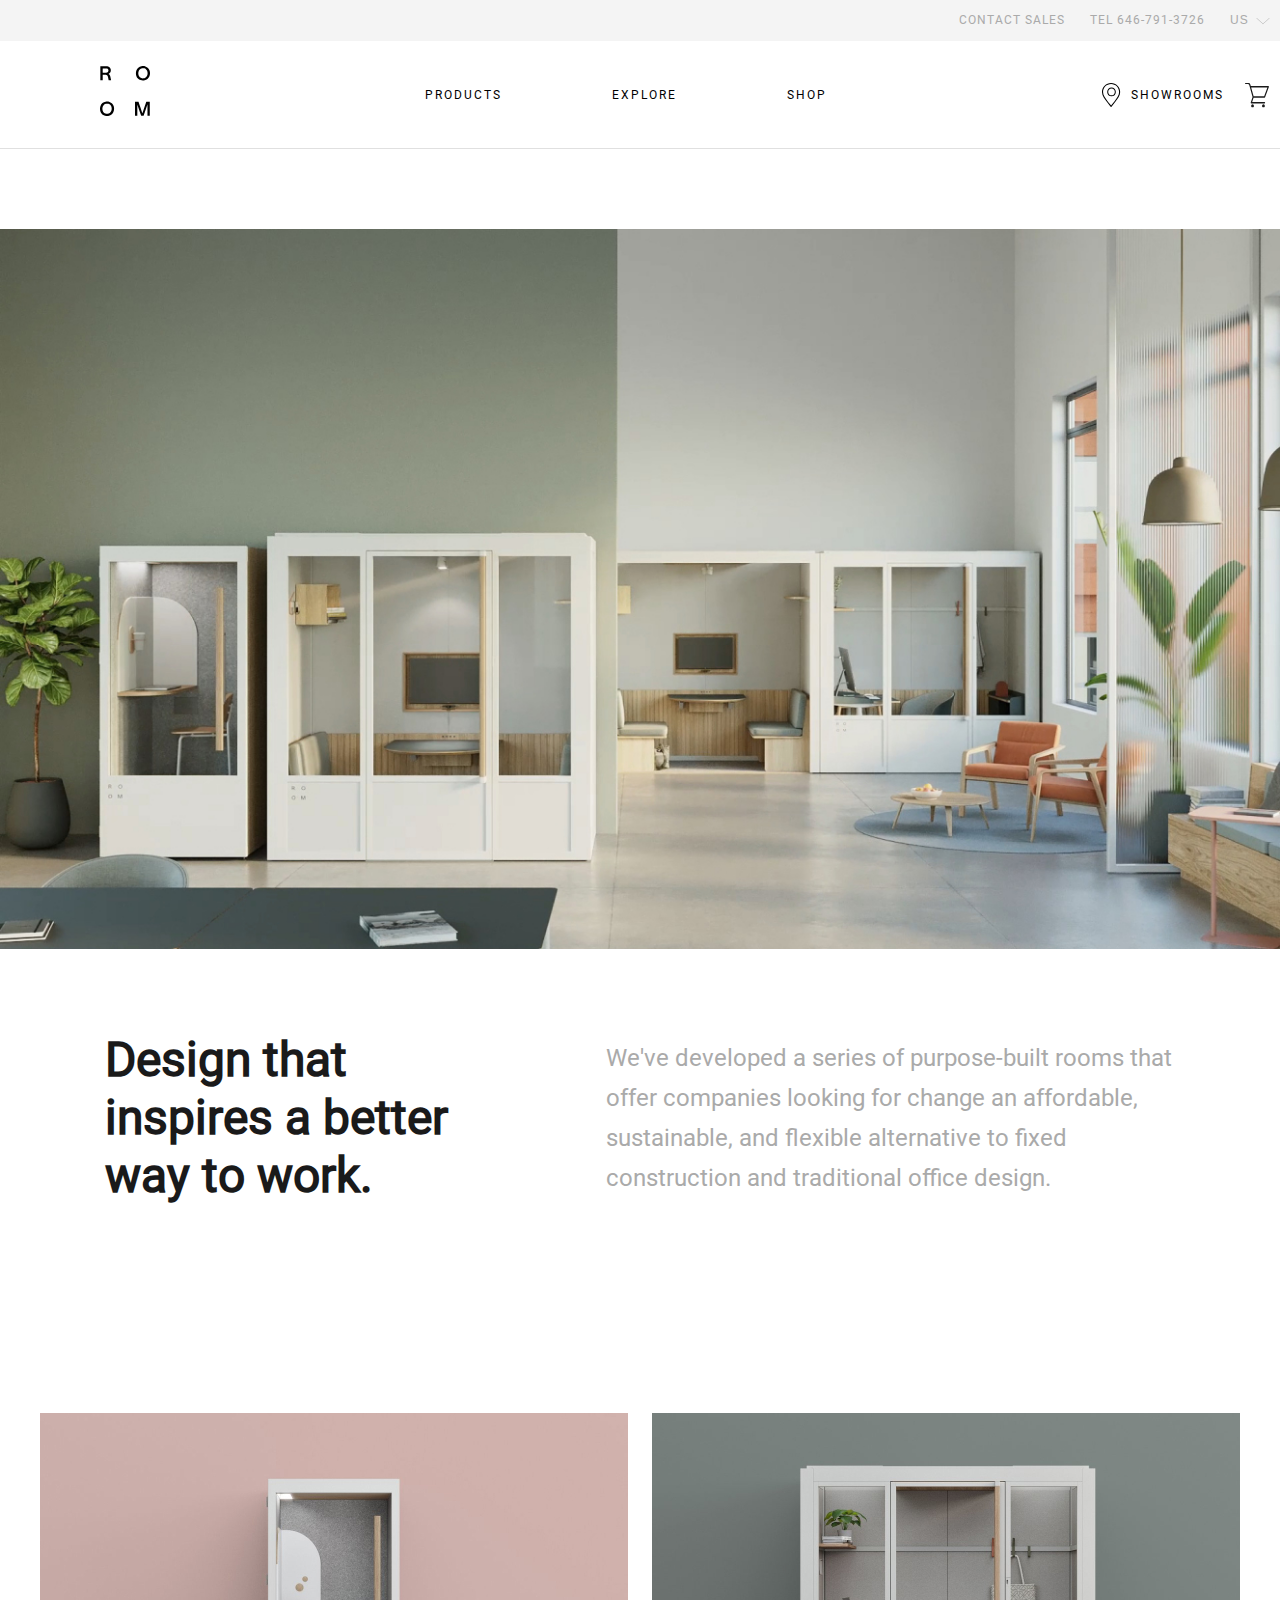
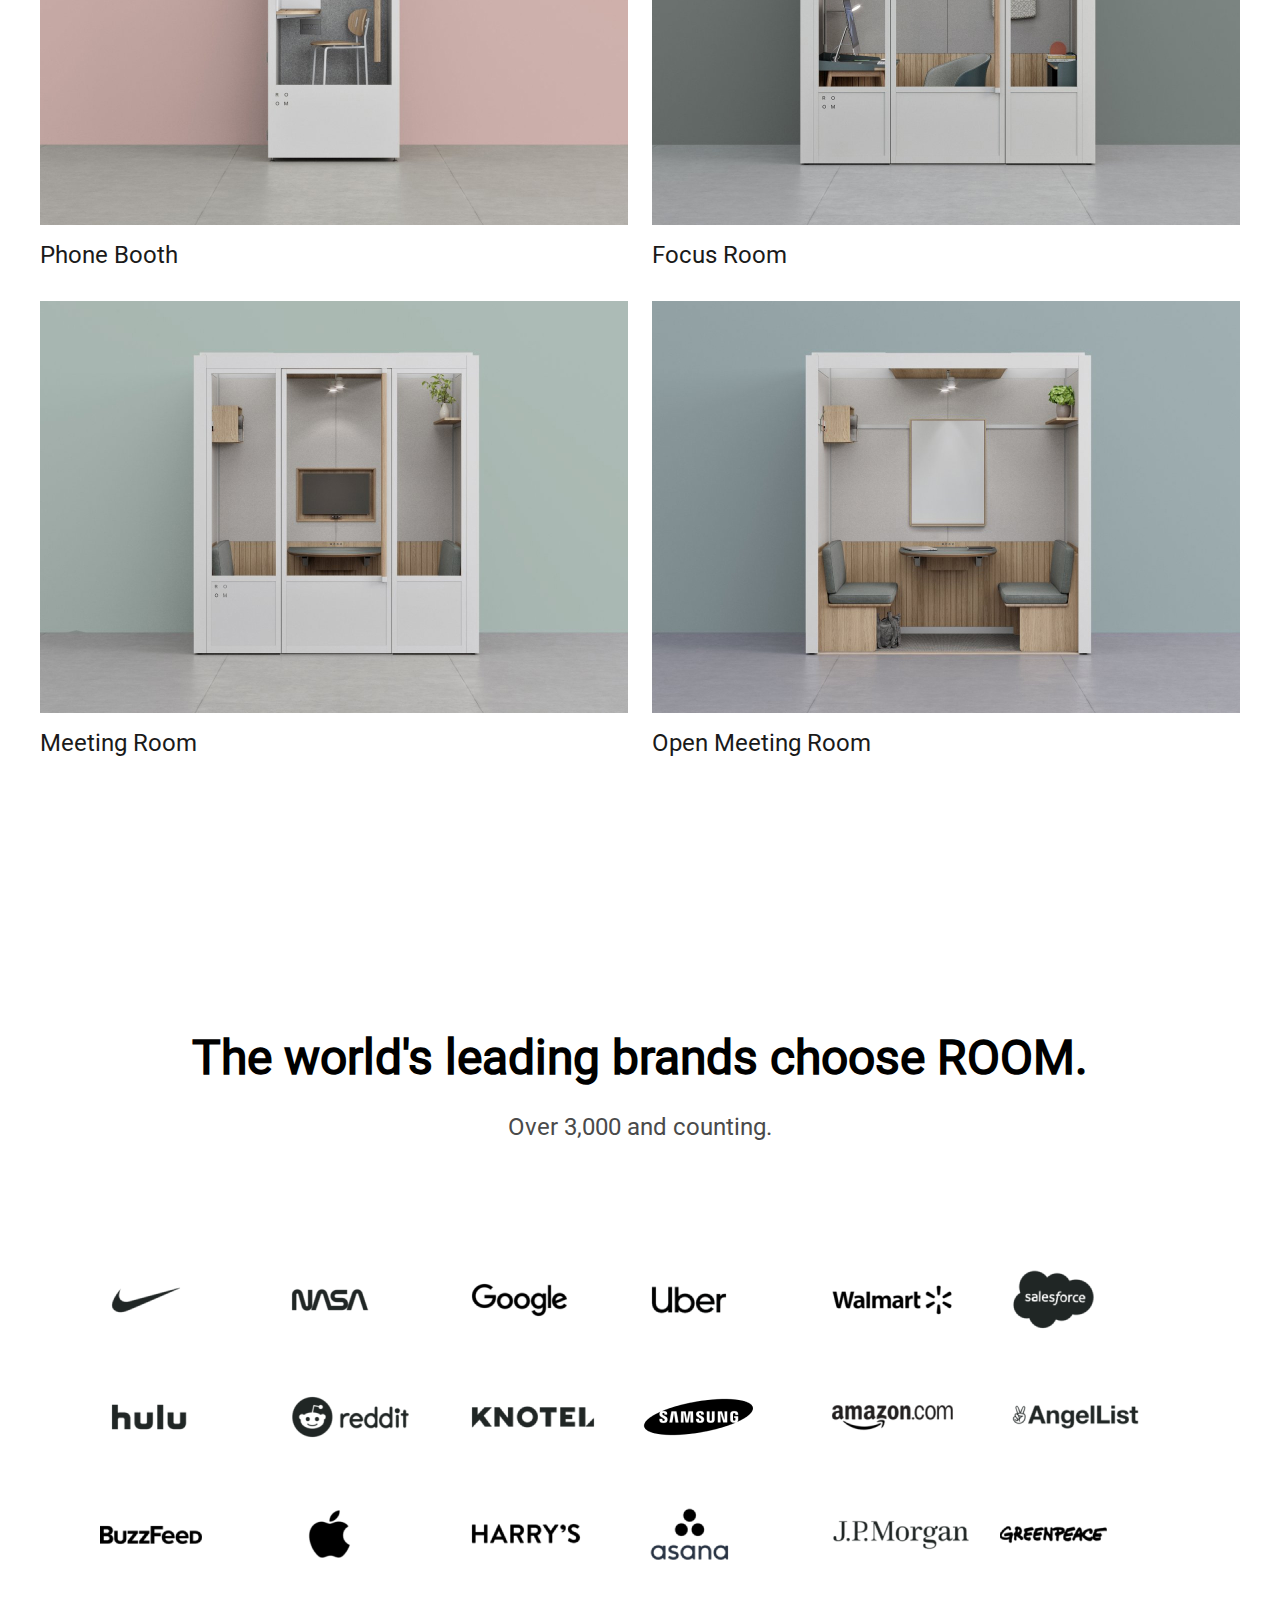
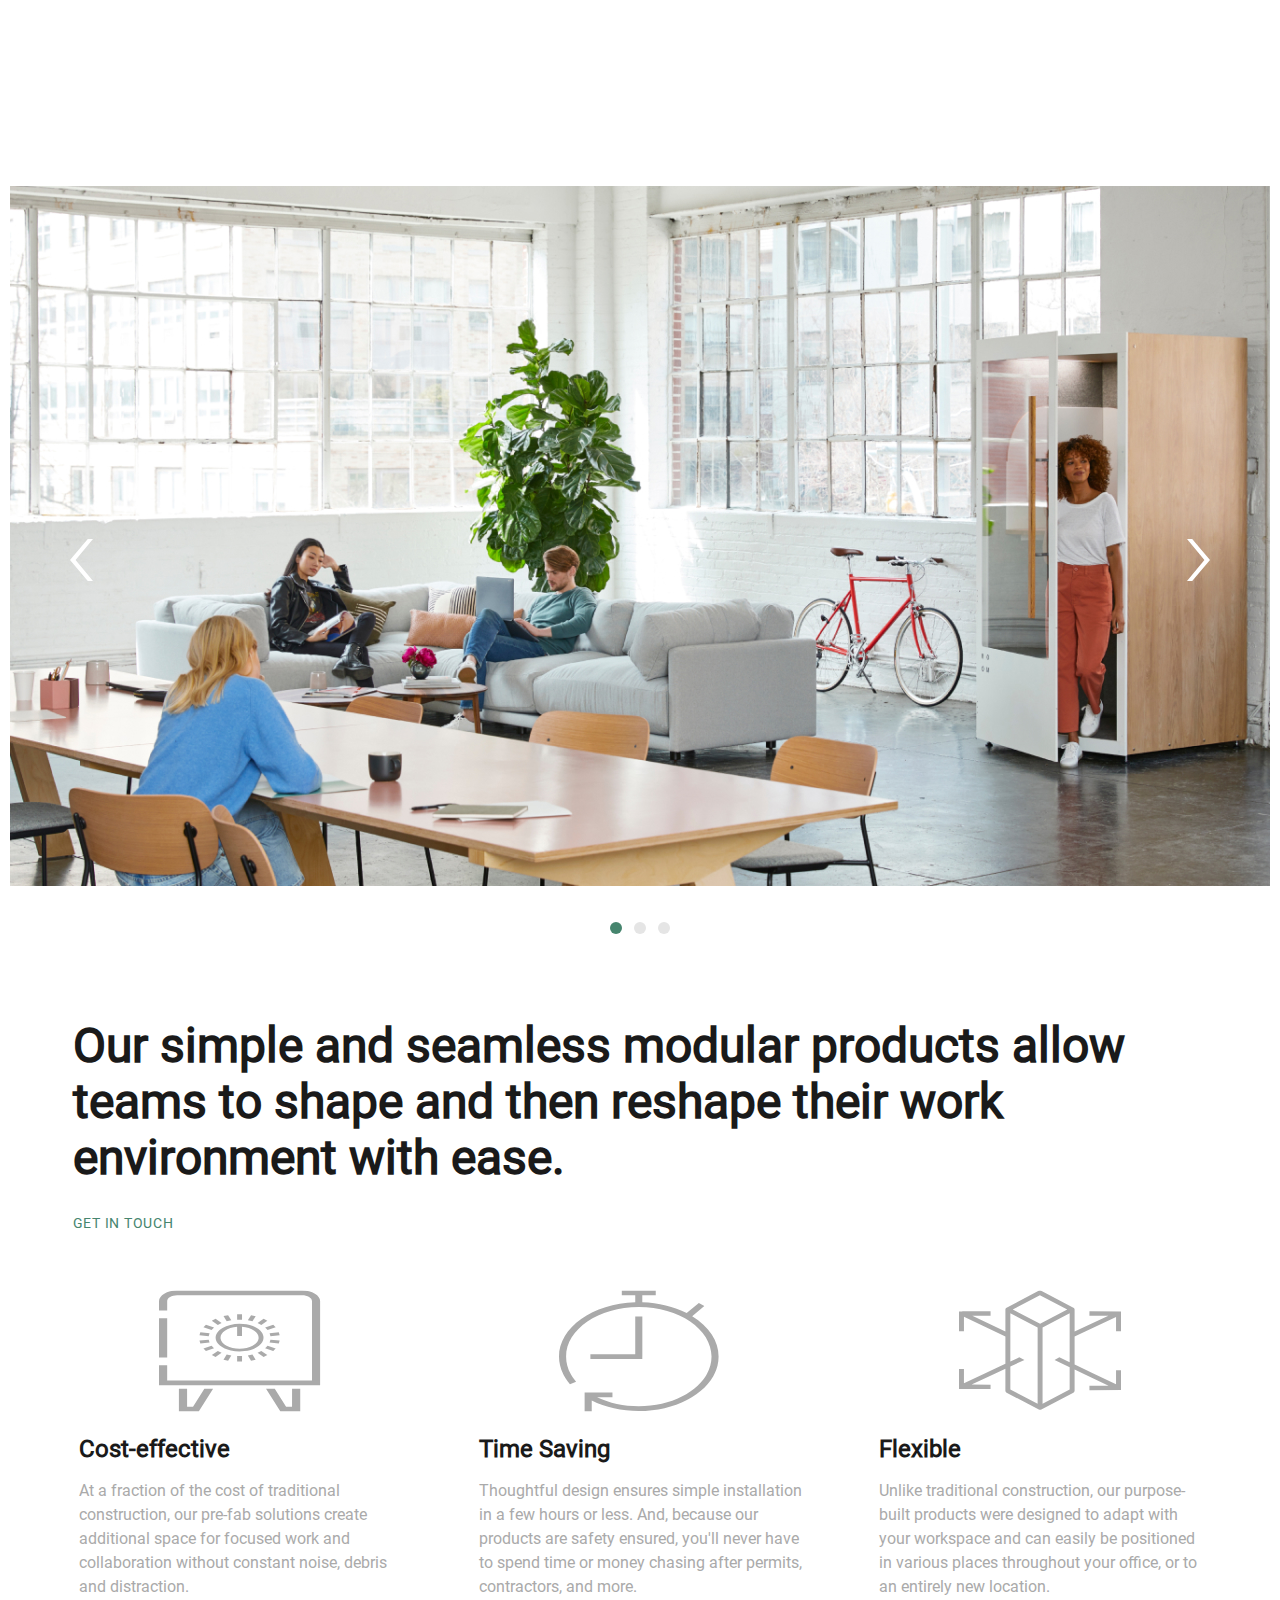
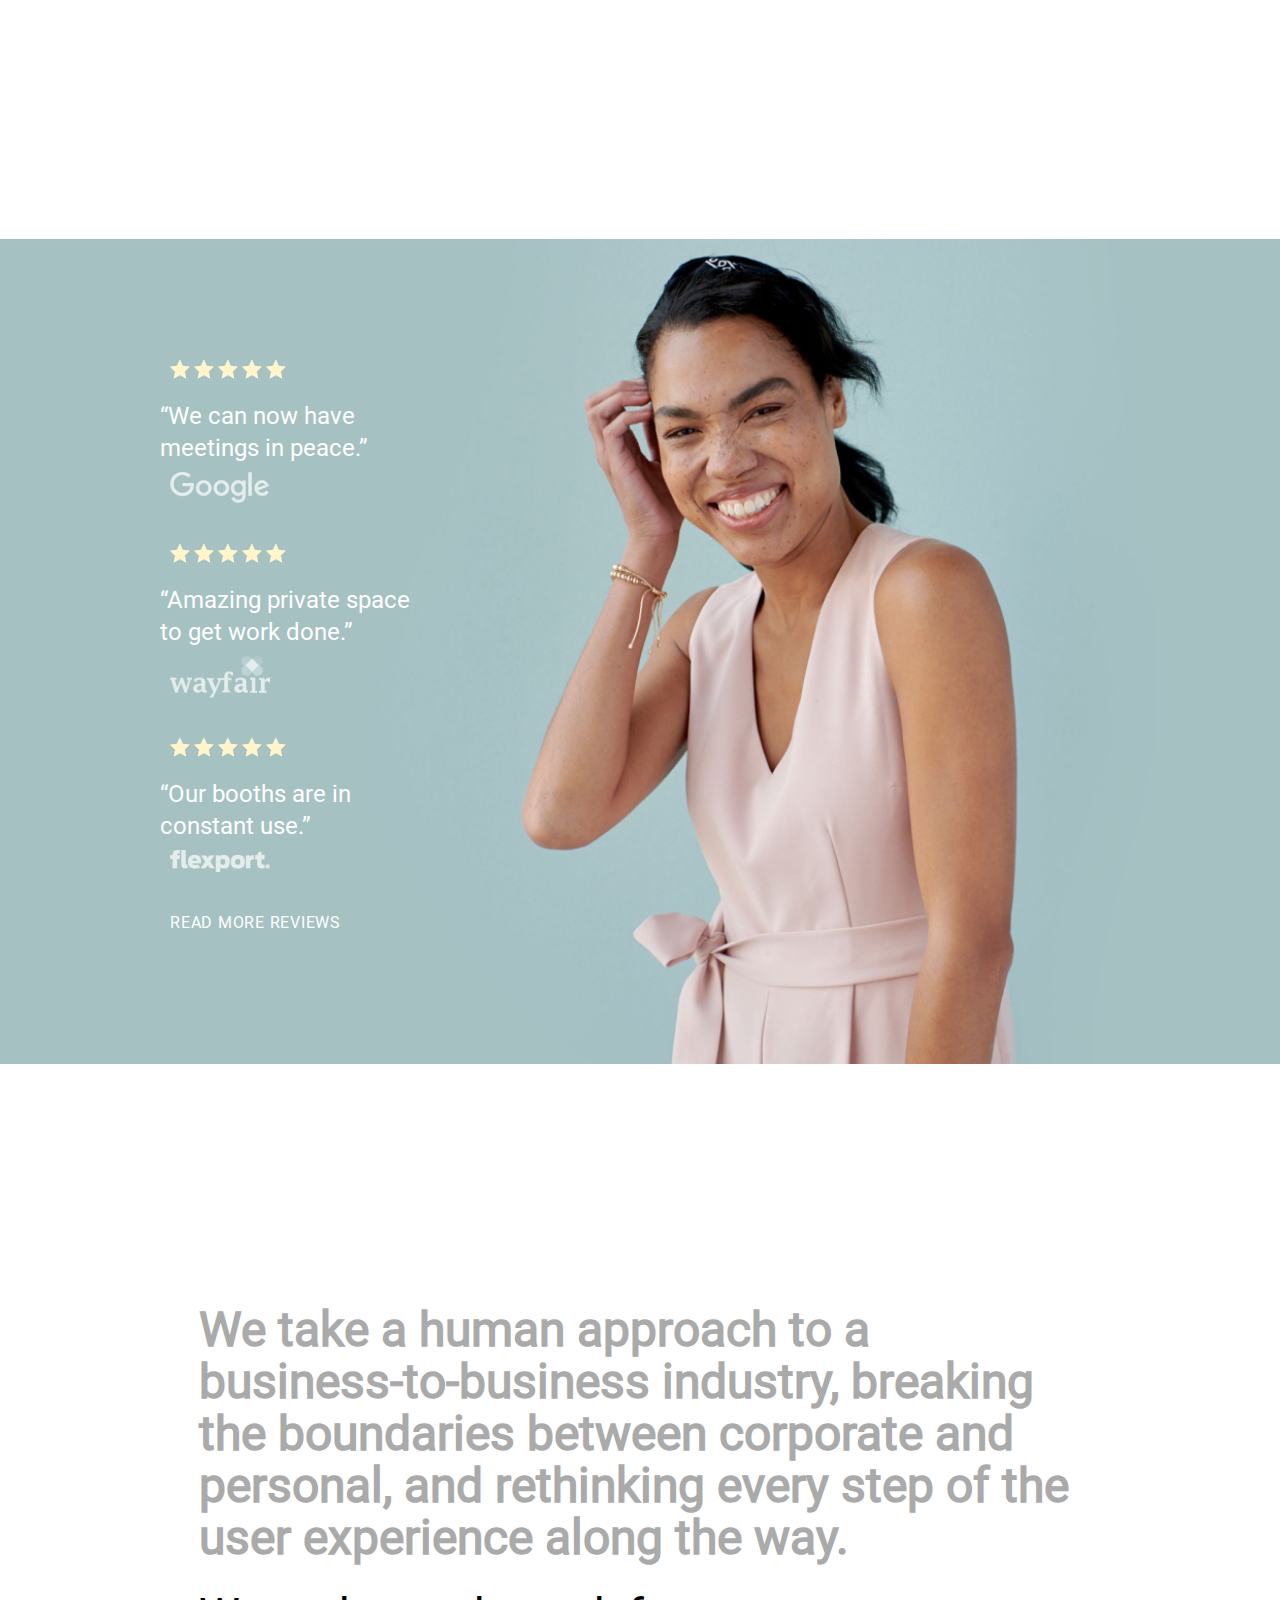
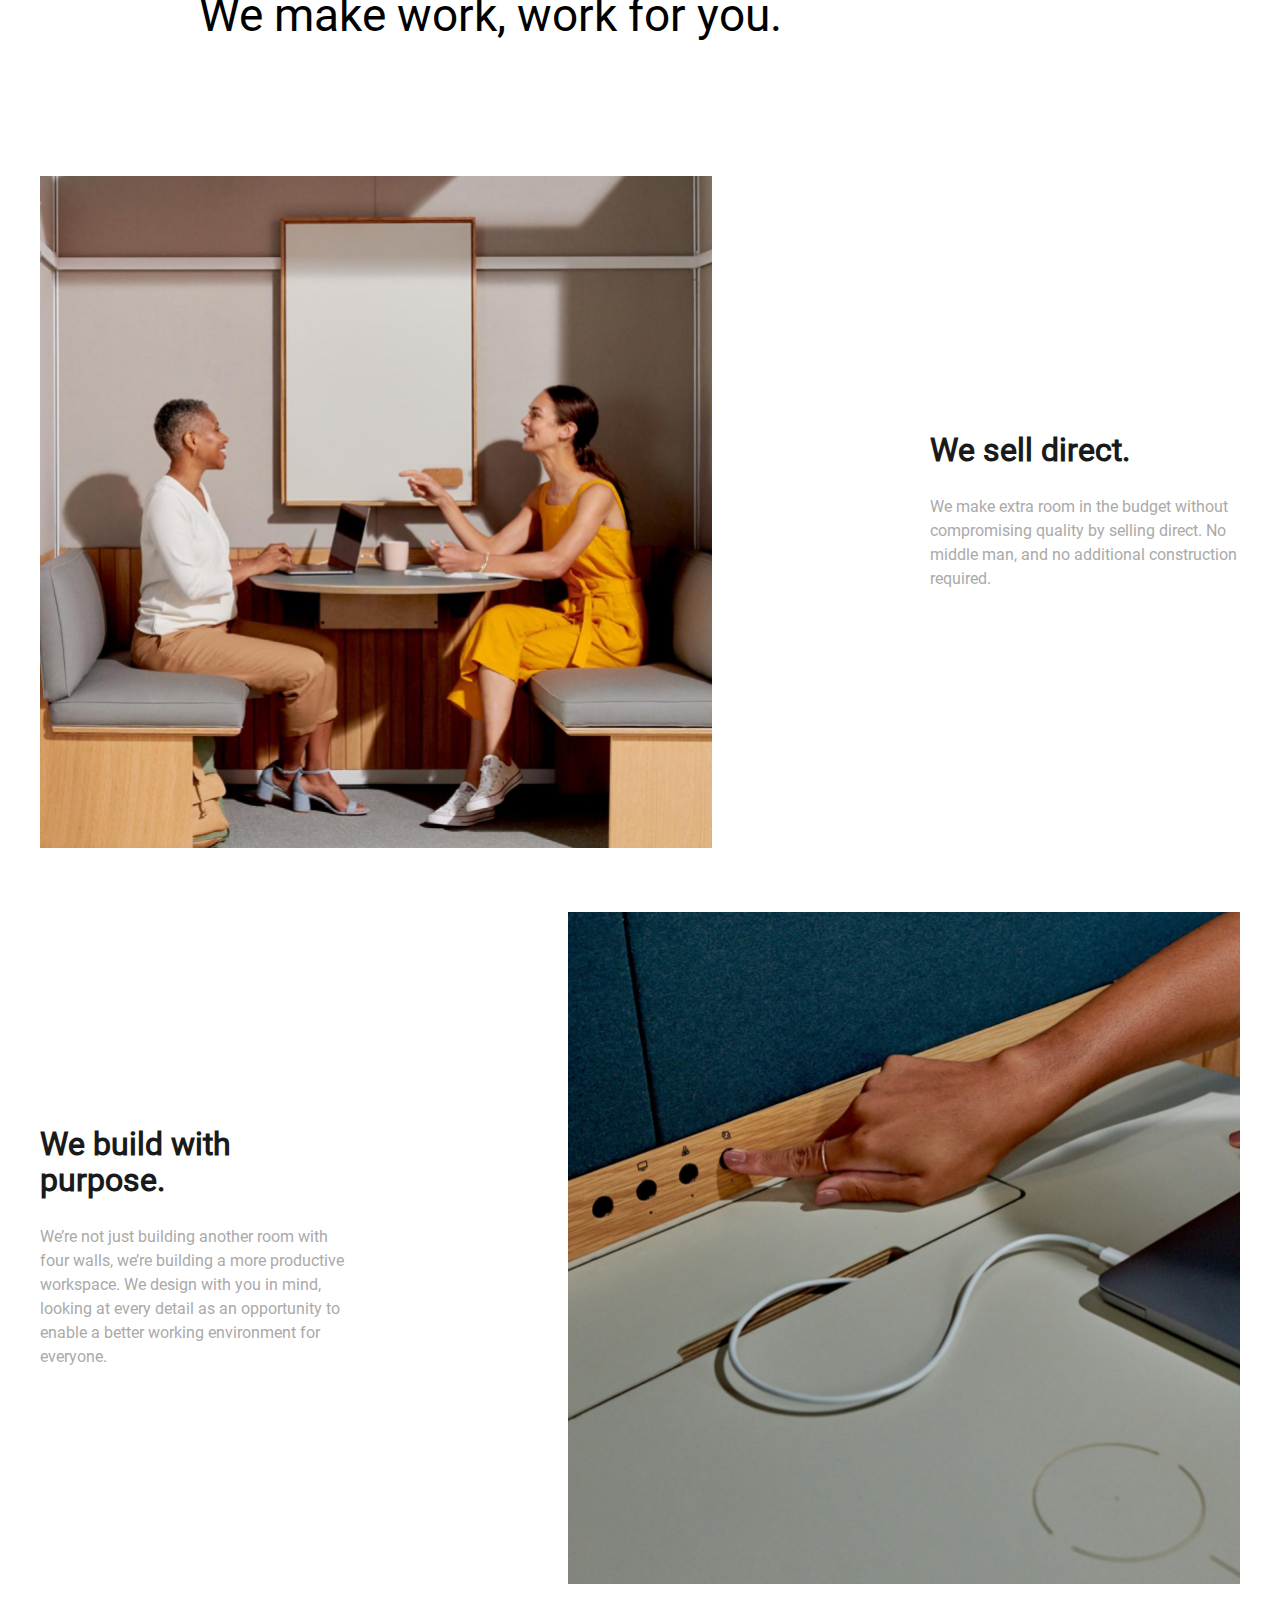
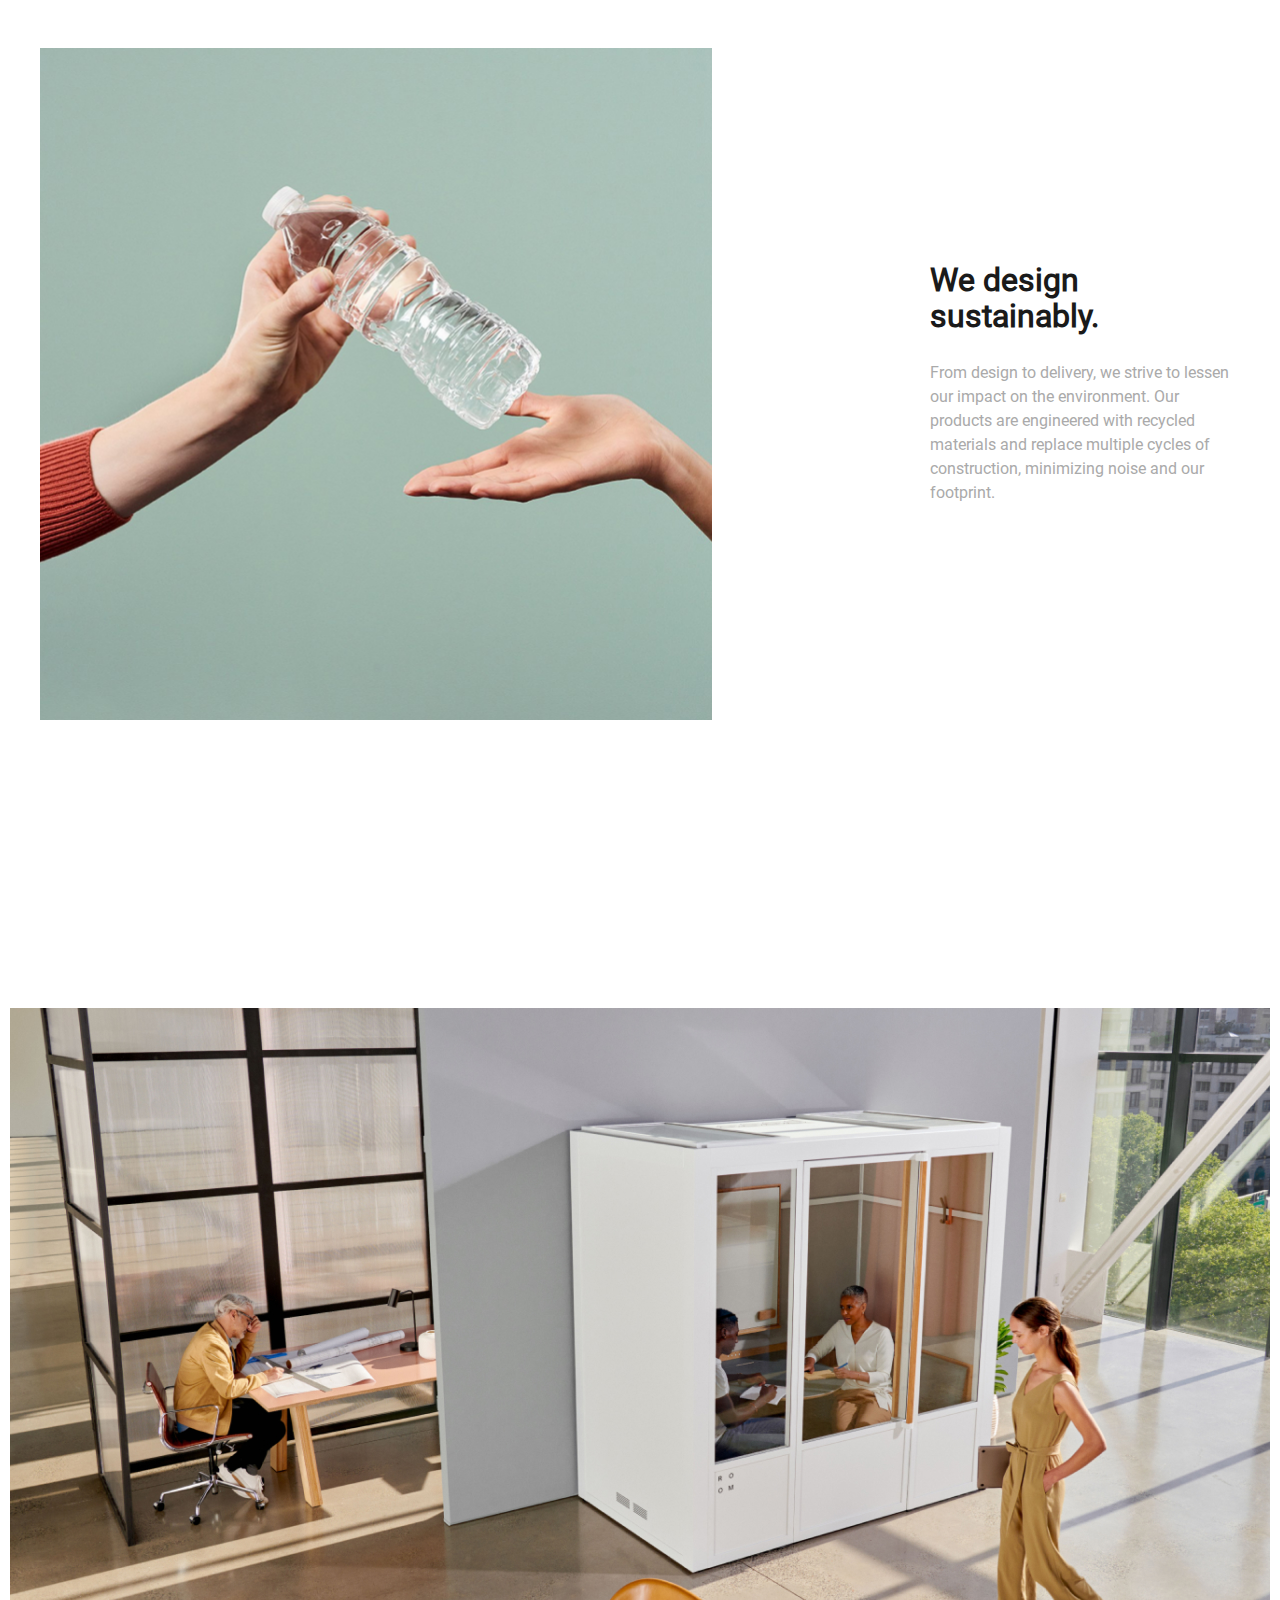
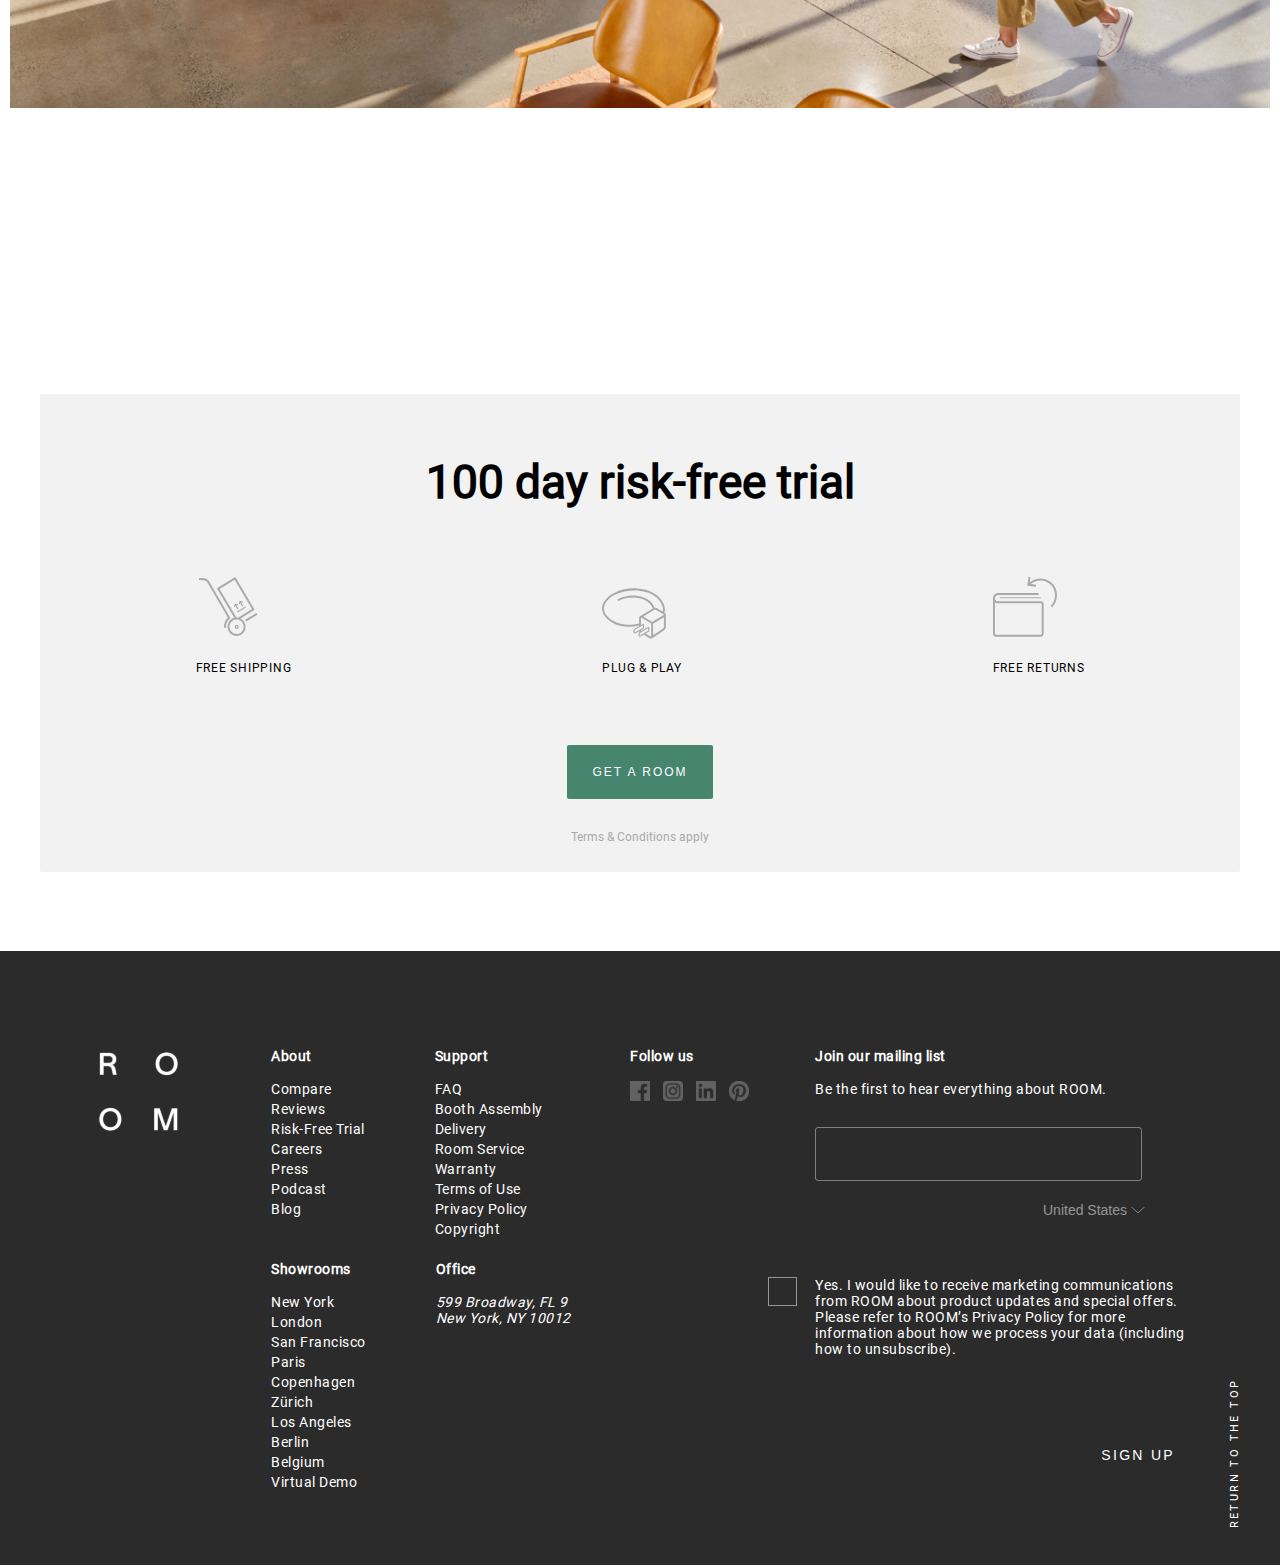
<file: Room/index.html>
<!DOCTYPE html>
<html lang="en">

<head>
	<meta charset="UTF-8">
	<meta name="viewport" content="width=device-width, initial-scale=1.0">
	<title>Room-test</title>
	<link rel="icon" href="img/favicon.ico" type="image/x-icon">
	<link rel="stylesheet" href="css/reset.css">
	<link rel="stylesheet" href="css/fonts.css">
	<link rel="stylesheet" href="css/slick.css">
	<link rel="stylesheet" href="css/style.min.css">
</head>

<body>

	<header class="header" id="header">
		<div class="header__top">
			<div class="header__container">
				<ul class="header__contacts">
					<li class="header__contacts-list"><a href="#" class="header__contacts-link">Contact Sales</a></li>
					<li class="header__contacts-list"><a href="tel:+6467913726" class="header__contacts-link">tel
							646-791-3726</a></li>
					<li class="header__contacts-list header__contacts-lang">
						<select class="header__lang-item" name="lang" id="">
							<option class="header__lang-select" value="">US</option>
							<option class=" header__lang-select" value="">RU</option>
							<option class="header__lang-select" value="">UK</option>
						</select>
					</li>
				</ul>
			</div>
		</div>
		<div class=" header__container">
			<div class="header__bottom">
				<nav class="header__navigation">
					<div class="logo">
						<a href="#" class="logo__link">
							<img class="logo__img" src="img/logo.svg" alt="logo">
						</a>
					</div>
					<ul class="header__lists">
						<li class="header__item header__item--center"><a href="#" class="header__link">Products</a></li>
						<li class="header__item header__item--center"><a href="#" class="header__link">Explore</a></li>
						<li class="header__item header__item--center"><a href="#" class="header__link">Shop</a>
						</li>
					</ul>
					<ul class="header__lists">
						<li class="header__item header__item--right"><a href="#"
								class="header__link header__link-map">Showrooms</a></li>
						<li class="header__item header__item--right"><a href="#" class="header__link header__link-shop"></a>
						</li>
					</ul>
				</nav>
			</div>
		</div>
	</header>

	<section class="design">
		<img class="design__img-bg" src="img/design-img-bg.jpg" alt="design room">
		<div class="container">
			<div class="design__wrapper">
				<h1 class="design__title title">Design that inspires a better way to work.</h1>
				<p class="design__text">We've developed a series of purpose-built rooms that offer companies looking for
					change
					an
					affordable, sustainable, and flexible alternative to fixed construction and traditional office design.
				</p>
			</div>
			<div class="design__items">
				<figure class="design__card">
					<img class="design__card-img" src="img/design-img-1.jpg" alt="Elephant at sunset">
					<figcaption class="design__card-title">Phone Booth</figcaption>
				</figure>
				<figure class="design__card">
					<img class="design__card-img" src="img/design-img-2.jpg" alt="Elephant at sunset">
					<figcaption class="design__card-title">Focus Room</figcaption>
				</figure>
				<figure class="design__card">
					<img class="design__card-img" src="img/design-img-3.jpg" alt="Elephant at sunset">
					<figcaption class="design__card-title">Meeting Room</figcaption>
				</figure>
				<figure class="design__card">
					<img class="design__card-img" src="img/design-img-4.jpg" alt="Elephant at sunset">
					<figcaption class="design__card-title">Open Meeting Room</figcaption>
				</figure>
			</div>
		</div>
	</section>

	<section class="brands">
		<div class="container">
			<h2 class="brands__title title">The world's leading brands choose ROOM.</h2>
			<p class="brands__subtitle">Over 3,000 and counting.</p>
			<ul class="brands__list">
				<li class="brands__item"><a href="#" class="brand__link"><img src="img/brand-logo-1.png" alt="brand logo"
							class="brand__logo"></a></li>
				<li class="brands__item"><a href="#" class="brand__link"><img src="img/brand-logo-2.png" alt="brand logo"
							class="brand__logo"></a></li>
				<li class="brands__item"><a href="#" class="brand__link"><img src="img/brand-logo-3.png" alt="brand logo"
							class="brand__logo"></a></li>
				<li class="brands__item"><a href="#" class="brand__link"><img src="img/brand-logo-4.png" alt="brand logo"
							class="brand__logo"></a></li>
				<li class="brands__item"><a href="#" class="brand__link"><img src="img/brand-logo-5.png" alt="brand logo"
							class="brand__logo"></a></li>
				<li class="brands__item"><a href="#" class="brand__link"><img src="img/brand-logo-6.png" alt="brand logo"
							class="brand__logo"></a></li>
				<li class="brands__item"><a href="#" class="brand__link"><img src="img/brand-logo-7.png" alt="brand logo"
							class="brand__logo"></a></li>
				<li class="brands__item"><a href="#" class="brand__link"><img src="img/brand-logo-8.png" alt="brand logo"
							class="brand__logo"></a></li>
				<li class="brands__item"><a href="#" class="brand__link"><img src="img/brand-logo-9.png" alt="brand logo"
							class="brand__logo"></a></li>
				<li class="brands__item"><a href="#" class="brand__link"><img src="img/brand-logo-10.png" alt="brand logo"
							class="brand__logo"></a></li>
				<li class="brands__item"><a href="#" class="brand__link"><img src="img/brand-logo-11.png" alt="brand logo"
							class="brand__logo"></a></li>
				<li class="brands__item"><a href="#" class="brand__link"><img src="img/brand-logo-12.png" alt="brand logo"
							class="brand__logo"></a></li>
				<li class="brands__item"><a href="#" class="brand__link"><img src="img/brand-logo-13.png" alt="brand logo"
							class="brand__logo"></a></li>
				<li class="brands__item"><a href="#" class="brand__link"><img src="img/brand-logo-14.png" alt="brand logo"
							class="brand__logo"></a></li>
				<li class="brands__item"><a href="#" class="brand__link"><img src="img/brand-logo-15.png" alt="brand logo"
							class="brand__logo"></a></li>
				<li class="brands__item"><a href="#" class="brand__link"><img src="img/brand-logo-16.png" alt="brand logo"
							class="brand__logo"></a></li>
				<li class="brands__item"><a href="#" class="brand__link"><img src="img/brand-logo-17.png" alt="brand logo"
							class="brand__logo"></a></li>
				<li class="brands__item"><a href="#" class="brand__link"><img src="img/brand-logo-18.png" alt="brand logo"
							class="brand__logo"></a></li>
			</ul>
		</div>
	</section>

	<section class="slider">
		<div class="container">
			<div class="slider__container">
				<div class="slider__item">
					<img src="img/Slider-1.jpg" alt="slider image" class="slider-img">
				</div>
				<div class="slider__item">
					<img src="img/Slider-2.jpg" alt="slider image" class="slider-img">
				</div>
				<div class="slider__item">
					<img src="img/Slider-3.jpg" alt="slider image" class="slider-img">
				</div>
			</div>
		</div>
	</section>

	<section class="products">
		<div class="container">
			<div class="products__header">
				<h2 class="products__title title">
					Our simple and seamless modular products allow teams to shape and then
					reshape their work environment with ease.
				</h2>
				<a href="#" class="products__subtitle-link">
					GET IN TOUCH
				</a>
			</div>
			<ul class="products__list">
				<li class="product__item">
					<img class="products__img" src="img/product-img-1.svg" alt="Cost-effective image">
					<h3 class="products__name">
						Cost-effective
					</h3>
					<p class="products__text">
						At a fraction of the cost of traditional construction, our pre-fab
						solutions create additional space for focused work and collaboration without constant noise, debris
						and distraction.
					</p>
				</li>
				<li class="product__item">
					<img class="products__img" src="img/product-img-2.svg" alt="Time Saving image">
					<h3 class="products__name">
						Time Saving
					</h3>
					<p class="products__text">
						Thoughtful design ensures simple installation in a few hours or less. And,
						because our products are safety ensured, you'll never have to spend time or money chasing after
						permits, contractors, and more.
					</p>
				</li>
				<li class="product__item">
					<img class="products__img" src="img/product-img-3.svg" alt="Flexible image">
					<h3 class="products__name">
						Flexible
					</h3>
					<p class="products__text">
						Unlike traditional construction, our purpose-built products were designed to
						adapt with your workspace and can easily be positioned in various places throughout your office, or
						to an entirely new location.
					</p>
				</li>
			</ul>
		</div>
	</section>

	<section class="reviews">
		<div class="container">
			<ul class="reviews__list">
				<li class="reviews__item">
					<div class="reviews__raiting">
						<img class="reviews__raiting-img" src="img/reviews-star.svg" alt="reviews rating image">
						<img class="reviews__raiting-img" src="img/reviews-star.svg" alt="reviews rating image">
						<img class="reviews__raiting-img" src="img/reviews-star.svg" alt="reviews rating image">
						<img class="reviews__raiting-img" src="img/reviews-star.svg" alt="reviews rating image">
						<img class="reviews__raiting-img" src="img/reviews-star.svg" alt="reviews rating image">
					</div>
					<p class="reviews__text">
						“We can now have<br> meetings in peace.”
					</p>
					<a href="#" class="reviews__raiting-link">
						<img class="reviews__logo" src="img/reviews-logo-google.png" alt="">
					</a>
				</li>
				<li class="reviews__item">
					<div class="reviews__raiting">
						<img class="reviews__raiting-img" src="img/reviews-star.svg" alt="reviews rating image">
						<img class="reviews__raiting-img" src="img/reviews-star.svg" alt="reviews rating image">
						<img class="reviews__raiting-img" src="img/reviews-star.svg" alt="reviews rating image">
						<img class="reviews__raiting-img" src="img/reviews-star.svg" alt="reviews rating image">
						<img class="reviews__raiting-img" src="img/reviews-star.svg" alt="reviews rating image">
					</div>
					<p class="reviews__text">
						“Amazing private space<br> to get work done.”
					</p>
					<a href="#" class="reviews__raiting-link">
						<img class="reviews__logo" src="img/reviews-logo-wayfair.png" alt="">
					</a>
				</li>
				<li class="reviews__item">
					<div class="reviews__raiting">
						<img class="reviews__raiting-img" src="img/reviews-star.svg" alt="reviews rating image">
						<img class="reviews__raiting-img" src="img/reviews-star.svg" alt="reviews rating image">
						<img class="reviews__raiting-img" src="img/reviews-star.svg" alt="reviews rating image">
						<img class="reviews__raiting-img" src="img/reviews-star.svg" alt="reviews rating image">
						<img class="reviews__raiting-img" src="img/reviews-star.svg" alt="reviews rating image">
					</div>
					<p class="reviews__text">
						“Our booths are in<br> constant use.”
					</p>
					<a href="#" class="reviews__raiting-link">
						<img class="reviews__logo" src="img/reviews-logo-flexport.png" alt="">
					</a>
				</li>
			</ul>
			<a href="#" class="reviews__link">
				READ MORE REVIEWS
			</a>
		</div>
	</section>

	<section class="work">
		<div class="container">
			<div class="work__header">
				<h2 class="work__title title">
					We take a human approach to a business-to-business industry, breaking the boundaries between corporate
					and
					personal, and rethinking every step of the user experience along the way.
				</h2>
				<span class="work__subtitle">
					We make work, work for you.
				</span>
			</div>
			<ul class="work__list">
				<li class="work__item">
					<img class="work__img" src="img/work-img-1.jpg" alt="">
					<div class="work__descr">
						<h3 class="work__name">
							We sell direct.
						</h3>
						<p class="work__text">
							We make extra room in the budget without compromising quality by selling direct. No middle man, and
							no
							additional construction required.
						</p>
					</div>
				</li>
				<li class="work__item">
					<img class="work__img" src="img/work-img-2.jpg" alt="">
					<div class="work__descr">
						<h3 class="work__name">
							We build with purpose.
						</h3>
						<p class="work__text">
							We’re not just building another room with four walls, we’re building a more productive workspace.
							We
							design with you in mind, looking at every detail as an opportunity to enable a better working
							environment for everyone.
						</p>
					</div>
				</li>
				<li class="work__item">
					<img class="work__img" src="img/work-img-3.jpg" alt="">
					<div class="work__descr">
						<h3 class="work__name">
							We design sustainably.
						</h3>
						<p class="work__text">
							From design to delivery, we strive to lessen our impact on the environment. Our products are
							engineered with recycled materials and replace multiple cycles of construction, minimizing noise
							and
							our footprint.
						</p>
					</div>
				</li>
			</ul>
		</div>
	</section>

	<section class="slider">
		<div class="container">
			<div class="slider__container-bottom">
				<div class="slider__item">
					<img src="img/Slider-4.jpg" alt="slider image" class="slider-img">
				</div>
				<div class="slider__item">
					<img src="img/Slider-4.jpg" alt="slider image" class="slider-img">
				</div>
				<div class="slider__item">
					<img src="img/Slider-4.jpg" alt="slider image" class="slider-img">
				</div>
			</div>
		</div>
	</section>

	<section class="trial">
		<div class="container">
			<div class="trial__wrapper">
				<h2 class="trial__title title">
					100 day risk-free trial
				</h2>
				<ul class="trial__list">
					<li class="trial__item">
						<img class="trial__item-img" src="img/trial-icon-1.svg" alt="">
						<span class="trial__name">
							FREE SHIPPING
						</span>
					</li>
					<li class="trial__item">
						<img class="trial__item-img" src="img/trial-icon-2.svg" alt="">
						<span class="trial__name">
							PLUG & PLAY
						</span>
					</li>
					<li class="trial__item">
						<img class="trial__item-img" src="img/trial-icon-3.svg" alt="">
						<span class="trial__name">
							FREE RETURNS
						</span>
					</li>
				</ul>
				<button class="trial__btn" type="button">
					GET A ROOM
				</button>
				<a href="#" class="trial__link">
					Terms & Conditions apply
				</a>
			</div>
		</div>
	</section>

	<footer class="footer">
		<div class="container">
			<div class="footer__wrapper">
				<a href="#" class="footer__logo-link">
					<img class="footer__logo-img" src="img/footer-logo.svg" alt="Logo">
				</a>
				<nav class="footer__nav">
					<ul class="footer__nav-inner">
						<li class="footer__nav-items">
							<h3 class="footer__nav-title">
								About
							</h3>
							<ul class="footer__nav-list">
								<li class="footer__nav-item">
									<a href="#" class="footer__nav-link">
										Compare
									</a>
								</li>
								<li class="footer__nav-item">
									<a href="#" class="footer__nav-link">
										Reviews
									</a>
								</li>
								<li class="footer__nav-item">
									<a href="#" class="footer__nav-link">
										Risk-Free Trial
									</a>
								</li>
								<li class="footer__nav-item">
									<a href="#" class="footer__nav-link">
										Careers
									</a>
								</li>
								<li class="footer__nav-item">
									<a href="#" class="footer__nav-link">
										Press
									</a>
								</li>
								<li class="footer__nav-item">
									<a href="#" class="footer__nav-link">
										Podcast
									</a>
								</li>
								<li class="footer__nav-item">
									<a href="#" class="footer__nav-link">
										Blog
									</a>
								</li>
							</ul>
						</li>
						<li class="footer__nav-items">
							<h3 class="footer__nav-title">
								Support
							</h3>
							<ul class="footer__nav-list">
								<li class="footer__nav-item">
									<a href="#" class="footer__nav-link">
										FAQ
									</a>
								</li>
								<li class="footer__nav-item">
									<a href="#" class="footer__nav-link">
										Booth Assembly
									</a>
								</li>
								<li class="footer__nav-item">
									<a href="#" class="footer__nav-link">
										Delivery
									</a>
								</li>
								<li class="footer__nav-item">
									<a href="#" class="footer__nav-link">
										Room Service
									</a>
								</li>
								<li class="footer__nav-item">
									<a href="#" class="footer__nav-link">
										Warranty
									</a>
								</li>
								<li class="footer__nav-item">
									<a href="#" class="footer__nav-link">
										Terms of Use
									</a>
								</li>
								<li class="footer__nav-item">
									<a href="#" class="footer__nav-link">
										Privacy Policy
									</a>
								</li>
								<li class="footer__nav-item">
									<a href="#" class="footer__nav-link">
										Copyright
									</a>
								</li>
							</ul>
						</li>
						<li class="footer__nav-items">
							<h3 class="footer__nav-title">
								Showrooms
							</h3>
							<ul class="footer__nav-list">
								<li class="footer__nav-item">
									<a href="#" class="footer__nav-link">
										New York
									</a>
								</li>
								<li class="footer__nav-item">
									<a href="#" class="footer__nav-link">
										London
									</a>
								</li>
								<li class="footer__nav-item">
									<a href="#" class="footer__nav-link">
										San Francisco
									</a>
								</li>
								<li class="footer__nav-item">
									<a href="#" class="footer__nav-link">
										Paris
									</a>
								</li>
								<li class="footer__nav-item">
									<a href="#" class="footer__nav-link">
										Copenhagen
									</a>
								</li>
								<li class="footer__nav-item">
									<a href="#" class="footer__nav-link">
										Zürich
									</a>
								</li>
								<li class="footer__nav-item">
									<a href="#" class="footer__nav-link">
										Los Angeles
									</a>
								</li>
								<li class="footer__nav-item">
									<a href="#" class="footer__nav-link">
										Berlin
									</a>
								</li>
								<li class="footer__nav-item">
									<a href="#" class="footer__nav-link">
										Belgium
									</a>
								</li>
								<li class="footer__nav-item">
									<a href="#" class="footer__nav-link">
										Virtual Demo
									</a>
								</li>
							</ul>
						</li>
						<li class="footer__nav-items">
							<h3 class="footer__nav-title">
								Office
							</h3>
							<address class="footer__address">
								599 Broadway, FL 9 New&nbsp;York, NY 10012
							</address>
						</li>
					</ul>
				</nav>
				<div class="footer__social">
					<h3 class="footer__nav-title">
						Follow us
					</h3>
					<ul class="footer__social-list">
						<li class="footer__social-item">
							<a href="#" class="footer__social-link">
								<img src="img/footer-scial-1.svg" alt="" class="footer__social-logo">
							</a>
						</li>
						<li class="footer__social-item">
							<a href="#" class="footer__social-link">
								<img src="img/footer-scial-2.svg" alt="" class="footer__social-logo">
							</a>
						</li>
						<li class="footer__social-item">
							<a href="#" class="footer__social-link">
								<img src="img/footer-scial-3.svg" alt="" class="footer__social-logo">
							</a>
						</li>
						<li class="footer__social-item">
							<a href="#" class="footer__social-link">
								<img src="img/footer-scial-4.svg" alt="" class="footer__social-logo">
							</a>
						</li>
					</ul>
				</div>
				<form class="footer__form" method="GET" action="" enctype="text/plain">
					<h3 class="footer__nav-title">
						Join our mailing list
					</h3>
					<span class="footer__nav-subtitle">
						Be the first to hear everything about ROOM.
					</span>
					<textarea class="footer__textarea" name="" id="" spellcheck>

					</textarea>
					<div class="footer__lng-item">
						<select class="footer__lng" name="" id="">
							<option value="">
								United States
							</option>
							<option value="">
								Russian
							</option>
							<option value="">
								United Kingdom
							</option>
						</select>
					</div>
					<input class="footer__custom-checkbox" id="footer__form-checbox" type="checkbox">
					<label class="footer__form-label" for="footer__form-checbox">
						Yes. I would like to receive marketing communications from ROOM about product updates and special
						offers. Please refer to ROOM’s Privacy Policy for more information about how we process your data
						(including how to unsubscribe).
					</label>
					<button class="footer__form-btn">Sign Up</button>
				</form>
			</div>
		</div>
	</footer>
	<a class="Return__btn" href="#header">Return to the top</a>



	<!-- Slider -->
	<script type="text/javascript" src="js/jquery-1.11.0.min.js"></script>
	<script type="text/javascript" src="js/slick.min.js"></script>
	<script src=" js/main.js"></script>



</body>

</html>
</file>
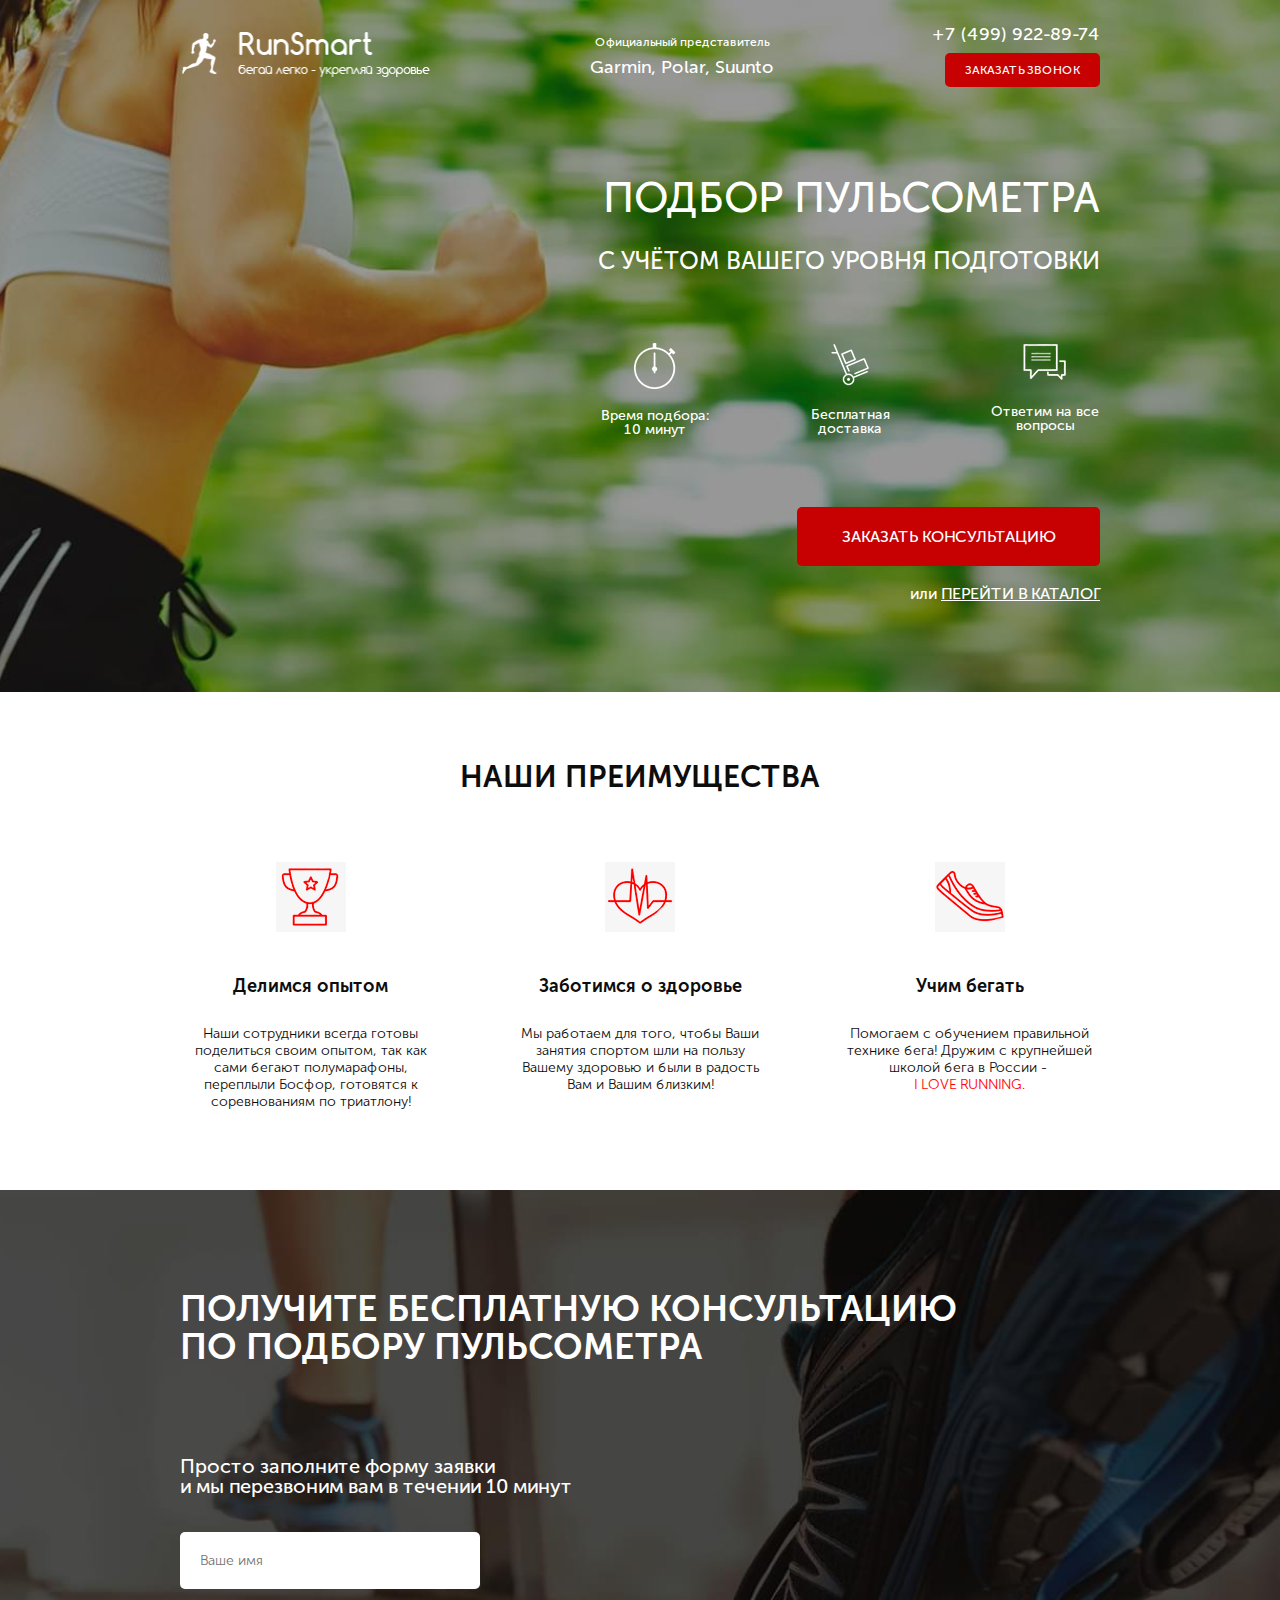
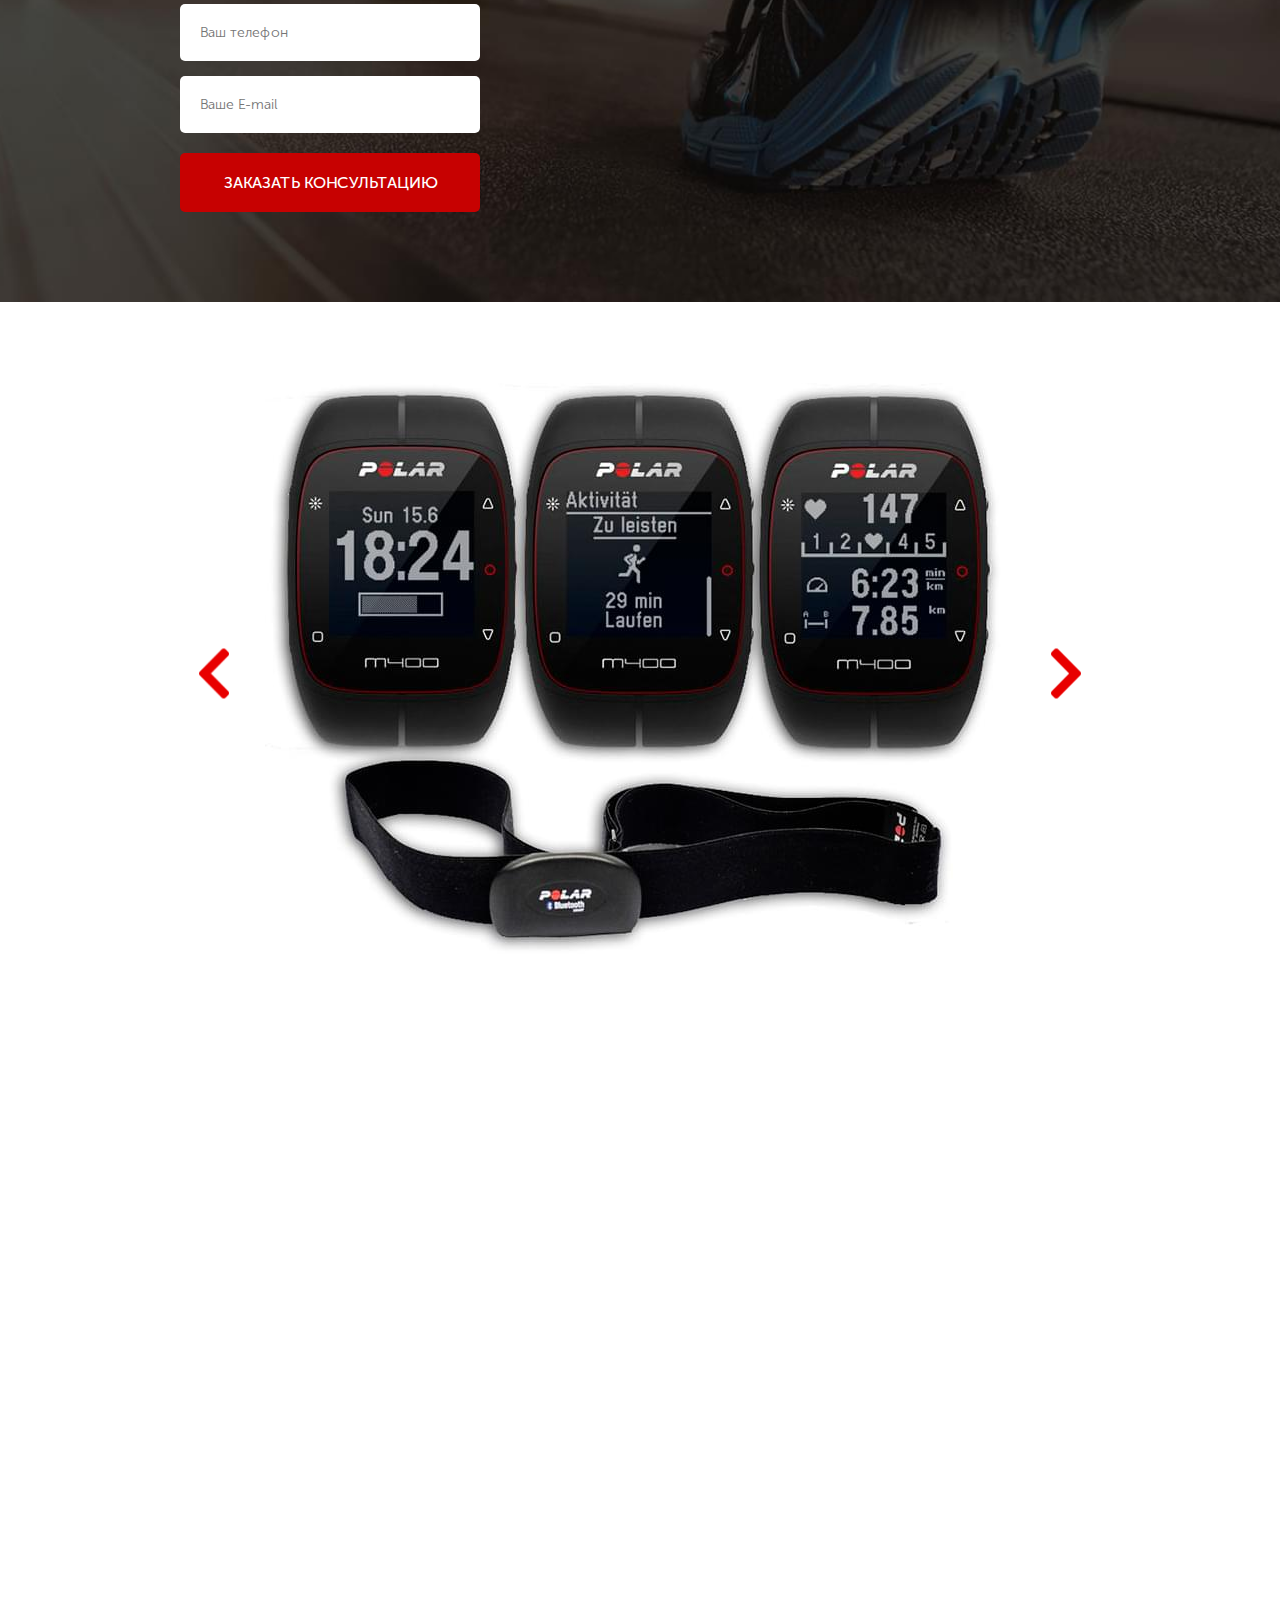
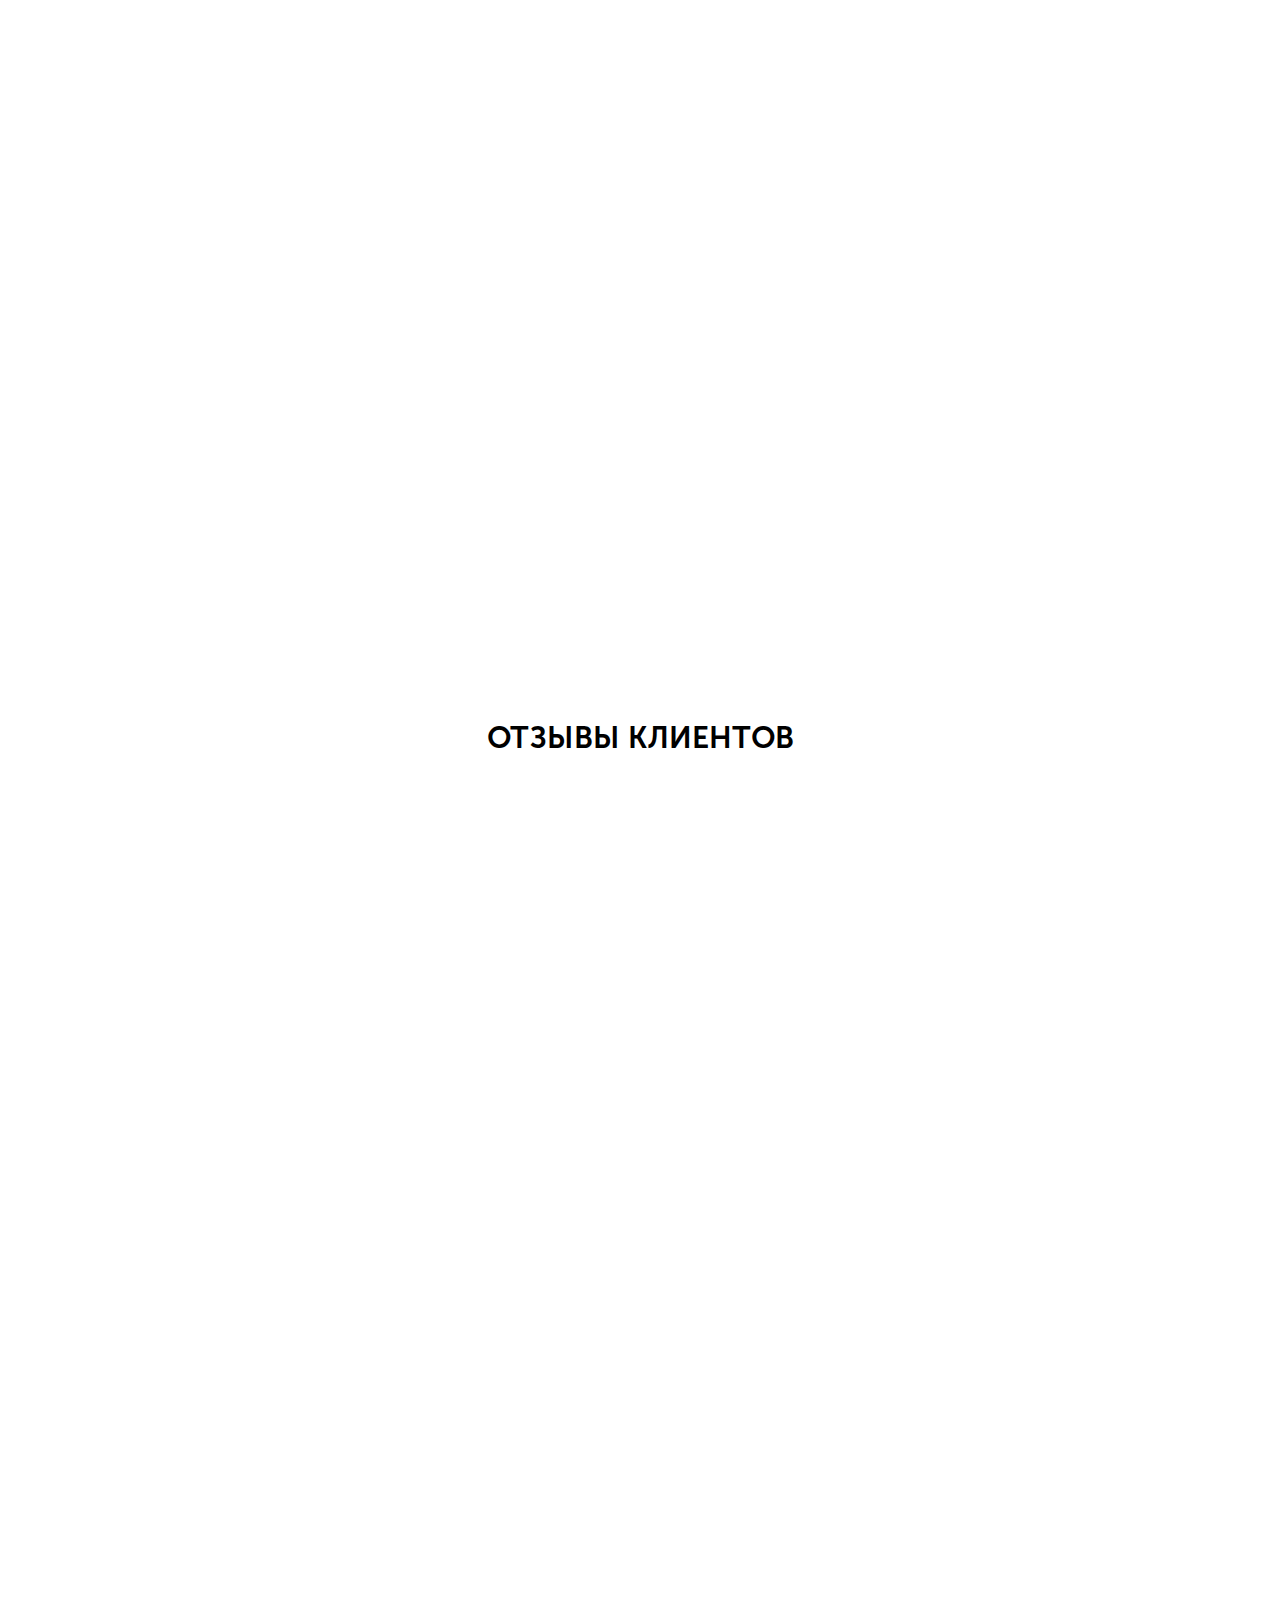
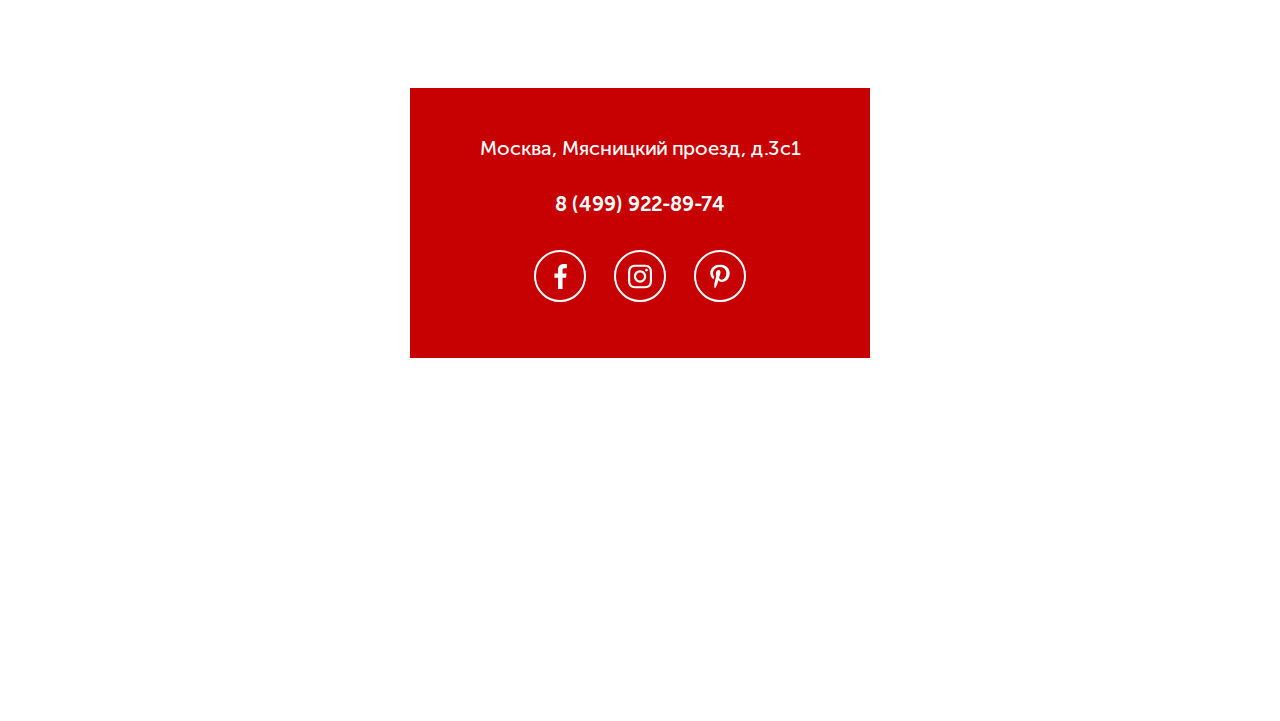
<file: RunSmart/index.html>
<!DOCTYPE html>
<html lang="ru">

<head>
	<meta charset="UTF-8">
	<meta name="viewport" content="width=device-width, initial-scale=1.0">
	<title>RunSmart - подбор пульсометра</title>
	<link rel="icon" href="img/favicon.ico" type="image/x-icon">
	<link rel="stylesheet" href="css/reset.min.css">
	<link rel="stylesheet" href="css/slick.min.css">
	<link rel="stylesheet" href="css/style.min.css">
</head>

<body>
	
	<main class="main">
		<section class="promo" id="up">
   <div class="container">
      <header class="header">
         <a href="#" class="header__logo">
            <img class="header__logo-img" src="img/logo.png" alt="Logo image">
         </a>
         <div class="header__official">
            <span class="header__official-title">
               Официальный представитель
            </span>
            <span class="header__official-subtitle">
               Garmin, Polar, Suunto
            </span>
         </div>
         <div class="header__contacts">
            <a class="header__contacts-phone" href="tel:+74999228974">
               +7 (499) 922-89-74
            </a>
            <button class="button button--header" data-modal="consultation">
               заказать звонок
            </button>

         </div>
      </header>

      <div class="promo__wrapper">
         <h1 class="promo__header">
            Подбор пульсометра
         </h1>
         <h2 class="promo__subheader">
            с учётом Вашего уровня подготовки
         </h2>
         <div class="promo__icons">
            <div class="promo__icon">
               <img src="img/promo-icon-1.png" alt="" class="promo__icon-img">
               <p class="promo__icon-text">
                  Время подбора: 10 минут
               </p>
            </div>
            <div class="promo__icon">
               <img src="img/promo-icon-2.png" alt="" class="promo__icon-img">
               <p class="promo__icon-text">
                  Бесплатная доставка
               </p>
            </div>
            <div class="promo__icon">
               <img src="img/promo-icon-3.png" alt="" class="promo__icon-img">
               <p class="promo__icon-text">
                  Ответим на все вопросы
               </p>
            </div>
         </div>
         <button class="button button--main" data-modal="consultation">
            заказать конcультацию
         </button>
   
         <div class="promo__link-item">
            <span>
               или
            </span> 
            <a href="#catalog">
               перейти в каталог
            </a>
         </div>
      </div>
      



   </div>
</section>
		<section class="advantage">
   <div class="container">
      <h1 class="advantage__title title">
         Наши преимущества
      </h1>
      <ul class="advantage__items">
         <li class="advantage__item">
            <div class="advantage__item-img">
               <img src="img/advantage-icon-1.png" alt="advantage image">
            </div>
            <h3 class="advantage__item-title">
               Делимся опытом
            </h3>
            <p class="advantage__item-text">
               Наши сотрудники всегда готовы
               поделиться своим опытом,
               так как сами бегают полумарафоны,
               переплыли Босфор, готовятся к
               соревнованиям по триатлону!
            </p>
         </li>
         <li class="advantage__item">
            <div class="advantage__item-img">
               <img src="img/advantage-icon-2.png" alt="advantage image">
            </div>
            <h3 class="advantage__item-title">
               Заботимся о здоровье
            </h3>
            <p class="advantage__item-text">
               Мы работаем для того,
               чтобы Ваши занятия спортом шли на
               пользу Вашему здоровью и были в
               радость Вам и Вашим близким!

            </p>
         </li>
         <li class="advantage__item">
            <div class="advantage__item-img">
               <img src="img/advantage-icon-3.png" alt="advantage image">
            </div>
            <h3 class="advantage__item-title">
               Учим бегать
            </h3>
            <p class="advantage__item-text">
               Помогаем с обучением
               правильной технике бега!
               Дружим с крупнейшей школой бега в
               России&nbsp;-&nbsp;
               <a href="#" class="advantage__item-link">
                  I&nbsp;LOVE&nbsp;RUNNING.
               </a>
            </p>
         </li>
      </ul>
   </div>
</section>
		<section class="consultation">
   <div class="container">
      <h2 class="title consultation__title">
         Получите бесплатную консультацию
         по подбору пульсометра
      </h2>
      <p class="consultation__desc">
         Просто заполните форму заявки<br>
         и мы перезвоним вам в течении 10&nbsp;минут
      </p>
      <form class="feed-form consultation-form" action="#">
         <input name="name" required type="text" placeholder="Ваше имя" value="">
         <input name="phone" required placeholder="Ваш телефон" value="">
         <input name="email" required type="email" placeholder="Ваше E-mail" value="">

         <button class="button button--feed-form" type="submit">Заказать консультацию</button>
      </form>

   </div>
</section>
		<section class="carousel">
   <h2 class="visually-hidden">
      Слайдер
   </h2>
   <div class="container">
      <div class="carousel__inner">
         <div class="carousel__item">
            <img class="carousel__item-img" src="img/carousel-slide-1.jpg" alt="">
         </div>
         <div class="carousel__item">
            <img class="carousel__item-img" src="img/carousel-slide-2.jpg" alt="">
         </div>
         <div class="carousel__item">
            <img class="carousel__item-img" src="img/carousel-slide-3.jpg" alt="">
         </div>
      </div>
   </div>
</section>
		<section class="catalog wow" id="catalog">
   <div class="container">
      <h2 class="title catalog__title">
         Каталог пульсометров
      </h2>
      <ul class="catalog__tabs">
         <li class="catalog__tab  catalog__tab--active">
            <span>
               Для фитнеса
            </span>
         </li>
         <li class="catalog__tab">
            <span>
               Для бега
            </span>
         </li>
         <li class="catalog__tab">
            <span>
               Для триатлона
            </span>
         </li>
      </ul>

      <ul class="catalog__content catalog__content--active">
         <li class="catalog-item">
            <div class="catalog-item__wrapper">
               <div class="catalog-item__content">
                  <div class="catalog-item__img">
                     <img src="img/pulsometr.png" alt="pulsometr">
                  </div>
                  <h4 class="catalog-item__subtitle">
                     Пульсометр Polar FT1
                  </h4>
                  <p class="catalog-item__descr">
                     Для первых шагов в тренировках, основанных на сердечном ритме
                  </p>
                  <a class="catalog-item__link-details" href="#">
                     ПОДРОБНЕЕ
                  </a>
               </div>
               <div class="catalog-item__list">
                  <ul>
                     <li class="catalog-item__list-item">
                        Вы услышите звуковое оповещение о нужном пульсе во время тренировки;
                     </li>
                     <li class="catalog-item__list-item">
                        Вы увидите информативный графический индикатор целевых тренировочных зон пульса;
                     </li>
                     <li class="catalog-item__list-item">
                        Также Вы увидите информацию о расходе калорий за тренировку;
                     </li>
                     <li class="catalog-item__list-item">
                        Вы сможете посмотреть данные по 10 тренировкам.
                     </li>
                  </ul>
                  <a class="catalog-item__link-back" href="#">
                     Назад
                  </a>
               </div>
            </div>
            <div class="catalog-item__footer">
               <div class="catalog-item__prices">
                  <div class="catalog-item__old-price">
                     4 750 руб.
                  </div>
                  <div class="catalog-item__price">
                     4 500 руб
                  </div>
               </div>
               <button class="button button--catalog">
                  КУПИТЬ
               </button>
            </div>
         </li>
         <li class="catalog-item">
            <div class="catalog-item__wrapper">
               <div class="catalog-item__content">
                  <div class="catalog-item__img">
                     <img src="img/pulsometr.png" alt="pulsometr">
                  </div>
                  <h4 class="catalog-item__subtitle">
                     Пульсометр Suunto M2
                  </h4>
                  <p class="catalog-item__descr">
                     Пульсометр начального уровня с комфортным тканевым ремешком
                  </p>
                  <a class="catalog-item__link-details" href="#">
                     ПОДРОБНЕЕ
                  </a>
               </div>
               <div class="catalog-item__list">
                  <ul>
                     <li class="catalog-item__list-item">
                        Вы услышите звуковое оповещение о нужном пульсе во время тренировки;

                     </li>
                     <li class="catalog-item__list-item">
                        Вы увидите информативный графический индикатор целевых тренировочных зон пульса;

                     </li>
                     <li class="catalog-item__list-item">
                        Также Вы увидите информацию о расходе калорий за тренировку;
                     </li>
                     <li class="catalog-item__list-item">
                        Вы сможете посмотреть данные по 10 тренировкам.
                     </li>
                  </ul>
                  <a class="catalog-item__link-back" href="#">
                     Назад
                  </a>
               </div>
            </div>
            <div class="catalog-item__footer">
               <div class="catalog-item__prices">
                  <div class="catalog-item__old-price">
                     6 990 руб.
                  </div>
                  <div class="catalog-item__price">
                     6641 руб.
                  </div>
               </div>
               <button class="button button--catalog">
                  КУПИТЬ
               </button>
            </div>
         </li>
         <li class="catalog-item">
            <div class="catalog-item__wrapper">
               <div class="catalog-item__content">
                  <div class="catalog-item__img">
                     <img src="img/pulsometr.png" alt="pulsometr">
                  </div>
                  <h4 class="catalog-item__subtitle">
                     Пульсометр Polar FT4
                  </h4>
                  <p class="catalog-item__descr">
                     Улучшенная версия Polar FT1, имеющая следующие улучшения:
                  </p>
                  <a class="catalog-item__link-details" href="#">
                     ПОДРОБНЕЕ
                  </a>
               </div>
               <div class="catalog-item__list">
                  <ul class="catalog-item__list">
                     <li class="catalog-item__list-item">
                        Вы услышите звуковое оповещение о нужном пульсе во время тренировки;
                     </li>
                     <li class="catalog-item__list-item">
                        Вы увидите информативный графический индикатор целевых тренировочных зон пульса;
                     </li>
                     <li class="catalog-item__list-item">
                        Также Вы увидите информацию о расходе калорий за тренировку;
                     </li>
                     <li class="catalog-item__list-item">
                        Вы сможете посмотреть данные по 10 тренировкам.
                     </li>
                  </ul>
                  <a class="catalog-item__link-back" href="#">
                     Назад
                  </a>
               </div>
            </div>
            <div class="catalog-item__footer">
               <div class="catalog-item__prices">
                  <div class="catalog-item__old-price">
                     7 390 руб.
                  </div>
                  <div class="catalog-item__price">
                     7 021 руб
                  </div>
               </div>
               <button class="button button--catalog">
                  КУПИТЬ
               </button>
            </div>
         </li>
         <li class="catalog-item">
            <div class="catalog-item__wrapper">
               <div class="catalog-item__content">
                  <div class="catalog-item__img">
                     <img src="img/pulsometr.png" alt="pulsometr">
                  </div>
                  <h4 class="catalog-item__subtitle">
                     Пульсометр Polar FT1
                  </h4>
                  <p class="catalog-item__descr">
                     Для первых шагов в тренировках, основанных на сердечном ритме
                  </p>
                  <a class="catalog-item__link-details" href="#">
                     ПОДРОБНЕЕ
                  </a>
               </div>
               <div class="catalog-item__list">
                  <ul class="catalog-item__list">
                     <li class="catalog-item__list-item">
                        Вы услышите звуковое оповещение о нужном пульсе во время тренировки;
                     </li>
                     <li class="catalog-item__list-item">
                        Вы увидите информативный графический индикатор целевых тренировочных зон пульса;
                     </li>
                     <li class="catalog-item__list-item">
                        Также Вы увидите информацию о расходе калорий за тренировку;
                     </li>
                     <li class="catalog-item__list-item">
                        Вы сможете посмотреть данные по 10 тренировкам.
                     </li>
                  </ul>
                  <a class="catalog-item__link-back" href="#">
                     Назад
                  </a>
               </div>
            </div>
            <div class="catalog-item__footer">
               <div class="catalog-item__prices">
                  <div class="catalog-item__old-price">
                     4 750 руб.
                  </div>
                  <div class="catalog-item__price">
                     4 500 руб
                  </div>
               </div>
               <button class="button button--catalog">
                  КУПИТЬ
               </button>
            </div>
         </li>
         <li class="catalog-item">
            <div class="catalog-item__wrapper">
               <div class="catalog-item__content">
                  <div class="catalog-item__img">
                     <img src="img/pulsometr.png" alt="pulsometr">
                  </div>
                  <h4 class="catalog-item__subtitle">
                     Пульсометр Suunto M2
                  </h4>
                  <p class="catalog-item__descr">
                     Пульсометр начального уровня с комфортным тканевым ремешком
                  </p>
                  <a class="catalog-item__link-details" href="#">
                     ПОДРОБНЕЕ
                  </a>
               </div>
               <div class="catalog-item__list">
                  <ul class="catalog-item__list">
                     <li class="catalog-item__list-item">
                        Вы услышите звуковое оповещение о нужном пульсе во время тренировки;

                     </li>
                     <li class="catalog-item__list-item">
                        Вы увидите информативный графический индикатор целевых тренировочных зон пульса;

                     </li>
                     <li class="catalog-item__list-item">
                        Также Вы увидите информацию о расходе калорий за тренировку;
                     </li>
                     <li class="catalog-item__list-item">
                        Вы сможете посмотреть данные по 10 тренировкам.
                     </li>
                  </ul>
                  <a class="catalog-item__link-back" href="#">
                     Назад
                  </a>
               </div>
            </div>
            <div class="catalog-item__footer">
               <div class="catalog-item__prices">
                  <div class="catalog-item__old-price">
                     6 990 руб.
                  </div>
                  <div class="catalog-item__price">
                     6641 руб.
                  </div>
               </div>
               <button class="button button--catalog">
                  КУПИТЬ
               </button>
            </div>
         </li>
         <li class="catalog-item">
            <div class="catalog-item__wrapper">
               <div class="catalog-item__content">
                  <div class="catalog-item__img">
                     <img src="img/pulsometr.png" alt="pulsometr">
                  </div>
                  <h4 class="catalog-item__subtitle">
                     Пульсометр Polar FT4
                  </h4>
                  <p class="catalog-item__descr">
                     Улучшенная версия Polar FT1, имеющая следующие улучшения:
                  </p>
                  <a class="catalog-item__link-details" href="#">
                     ПОДРОБНЕЕ
                  </a>
               </div>
               <div class="catalog-item__list">
                  <ul class="catalog-item__list">
                     <li class="catalog-item__list-item">
                        Вы услышите звуковое оповещение о нужном пульсе во время тренировки;
                     </li>
                     <li class="catalog-item__list-item">
                        Вы увидите информативный графический индикатор целевых тренировочных зон пульса;
                     </li>
                     <li class="catalog-item__list-item">
                        Также Вы увидите информацию о расходе калорий за тренировку;
                     </li>
                     <li class="catalog-item__list-item">
                        Вы сможете посмотреть данные по 10 тренировкам.
                     </li>
                  </ul>
                  <a class="catalog-item__link-back" href="#">
                     Назад
                  </a>
               </div>
            </div>
            <div class="catalog-item__footer">
               <div class="catalog-item__prices">
                  <div class="catalog-item__old-price">
                     7 390 руб.
                  </div>
                  <div class="catalog-item__price">
                     7 021 руб
                  </div>
               </div>
               <button class="button button--catalog">
                  КУПИТЬ
               </button>
            </div>
         </li>
      </ul>

      <ul class="catalog__content">
         <li class="catalog-item">
            <div class="catalog-item__wrapper">
               <div class="catalog-item__content">
                  <div class="catalog-item__img">
                     <img src="img/pulsometr.png" alt="pulsometr">
                  </div>
                  <h4 class="catalog-item__subtitle">
                     Пульсометр Polar FT1
                  </h4>
                  <p class="catalog-item__descr">
                     Для первых шагов в тренировках, основанных на сердечном ритме
                  </p>
                  <a class="catalog-item__link-details" href="#">
                     ПОДРОБНЕЕ
                  </a>
               </div>
               <div class="catalog-item__list">
                  <ul class="catalog-item__list">
                     <li class="catalog-item__list-item">
                        Вы услышите звуковое оповещение о нужном пульсе во время тренировки;
                     </li>
                     <li class="catalog-item__list-item">
                        Вы увидите информативный графический индикатор целевых тренировочных зон пульса;
                     </li>
                     <li class="catalog-item__list-item">
                        Также Вы увидите информацию о расходе калорий за тренировку;
                     </li>
                     <li class="catalog-item__list-item">
                        Вы сможете посмотреть данные по 10 тренировкам.
                     </li>
                  </ul>
                  <a class="catalog-item__link-back" href="#">
                     Назад
                  </a>
               </div>
            </div>
            <div class="catalog-item__footer">
               <div class="catalog-item__prices">
                  <div class="catalog-item__old-price">
                     4 750 руб.
                  </div>
                  <div class="catalog-item__price">
                     4 500 руб
                  </div>
               </div>
               <button class="button button--catalog">
                  КУПИТЬ
               </button>
            </div>
         </li>
         <li class="catalog-item">
            <div class="catalog-item__wrapper">
               <div class="catalog-item__content">
                  <div class="catalog-item__img">
                     <img src="img/pulsometr.png" alt="pulsometr">
                  </div>
                  <h4 class="catalog-item__subtitle">
                     Пульсометр Polar FT1
                  </h4>
                  <p class="catalog-item__descr">
                     Для первых шагов в тренировках, основанных на сердечном ритме
                  </p>
                  <a class="catalog-item__link-details" href="#">
                     ПОДРОБНЕЕ
                  </a>
               </div>
               <div class="catalog-item__list">
                  <ul class="catalog-item__list">
                     <li class="catalog-item__list-item">
                        Вы услышите звуковое оповещение о нужном пульсе во время тренировки;
                     </li>
                     <li class="catalog-item__list-item">
                        Вы увидите информативный графический индикатор целевых тренировочных зон пульса;
                     </li>
                     <li class="catalog-item__list-item">
                        Также Вы увидите информацию о расходе калорий за тренировку;
                     </li>
                     <li class="catalog-item__list-item">
                        Вы сможете посмотреть данные по 10 тренировкам.
                     </li>
                  </ul>
                  <a class="catalog-item__link-back" href="#">
                     Назад
                  </a>
               </div>
            </div>
            <div class="catalog-item__footer">
               <div class="catalog-item__prices">
                  <div class="catalog-item__old-price">
                     4 750 руб.
                  </div>
                  <div class="catalog-item__price">
                     4 500 руб
                  </div>
               </div>
               <button class="button button--catalog">
                  КУПИТЬ
               </button>
            </div>
         </li>

      </ul>

      <ul class="catalog__content">
         <li class="catalog-item">
            <div class="catalog-item__wrapper">
               <div class="catalog-item__content">
                  <div class="catalog-item__img">
                     <img src="img/pulsometr.png" alt="pulsometr">
                  </div>
                  <h4 class="catalog-item__subtitle">
                     Пульсометр Polar FT1
                  </h4>
                  <p class="catalog-item__descr">
                     Для первых шагов в тренировках, основанных на сердечном ритме
                  </p>
                  <a class="catalog-item__link-details" href="#">
                     ПОДРОБНЕЕ
                  </a>
               </div>
               <div class="catalog-item__list">
                  <ul class="catalog-item__list">
                     <li class="catalog-item__list-item">
                        Вы услышите звуковое оповещение о нужном пульсе во время тренировки;
                     </li>
                     <li class="catalog-item__list-item">
                        Вы увидите информативный графический индикатор целевых тренировочных зон пульса;
                     </li>
                     <li class="catalog-item__list-item">
                        Также Вы увидите информацию о расходе калорий за тренировку;
                     </li>
                     <li class="catalog-item__list-item">
                        Вы сможете посмотреть данные по 10 тренировкам.
                     </li>
                  </ul>
                  <a class="catalog-item__link-back" href="#">
                     Назад
                  </a>
               </div>
            </div>
            <div class="catalog-item__footer">
               <div class="catalog-item__prices">
                  <div class="catalog-item__old-price">
                     4 750 руб.
                  </div>
                  <div class="catalog-item__price">
                     4 500 руб
                  </div>
               </div>
               <button class="button button--catalog">
                  КУПИТЬ
               </button>
            </div>
         </li>
      </ul>

   </div>
</section>
		<section class="reviews">
   <div class="container">
      <h2 class="reviews__title title">
         отзывы клиентов
      </h2>
      <ul class="reviews__list">
         <li class="reviews__item animate__fadeInUp animate__animated wow">
            <div class="reviews__item-image">
               <img class="reviews__item-img" src="img/reviews-img-1.jpg" alt="">
            </div>
            <div class="reviews__item-inner">
               <h3 class="reviews__item-title">
                  Ирина Иванченко
               </h3>
               <span class="reviews__item-subtitle">
                  2 полумарафона
               </span>
               <p class="reviews__item-text">
                  Не знала, что себе купить - обратилась к ребятам из RunSmart - подобрали пульсометр, который подошёл
                  именно под мои цели и финансовые возможности.
                  Через некоторое время решила обновить гаджет - не раздумывая обратилась туда же.
               </p>
               <p class="reviews__item-text">
                  Новые цели - новый гаджет!
               </p>
               <p class="reviews__item-text">
                  Спасибо, RunSmart!
               </p>
            </div>
         </li>
         <li class="reviews__item animate__fadeInUp animate__animated wow">
            <div class="reviews__item-image">
               <img class="reviews__item-img" src="img/reviews-img-2.jpg" alt="">
            </div>
            <div class="reviews__item-inner">
               <h3 class="reviews__item-title">
                  Иван Сёмочкин
               </h3>
               <span class="reviews__item-subtitle">
                  1 полумарафон
               </span>
               <p class="reviews__item-text">
                  Крутая штука-пульсометр. Обычно без них бегал. Оказывается только хуже себе делал.
                  Купил пульсометр, ещё в подарок получил тренировку. Со мной вместе провели первую тренировку, научили
                  пользоваться новым гаджетом. Также объяснили основы анатомии, составили план тренировок на месяц
                  вперёд.
               </p>
               <p class="reviews__item-text">
                  С ними подготовился к своему первому полумарафону! Спасибо!!!
               </p>
            </div>
         </li>
         <li class="reviews__item animate__fadeInUp animate__animated wow">
            <div class="reviews__item-image">
               <img class="reviews__item-img" src="img/reviews-img-3.jpg" alt="">
            </div>
            <div class="reviews__item-inner">
               <h3 class="reviews__item-title">
                  Юлия Дашкина
               </h3>
               <span class="reviews__item-subtitle">
                  2 полумарафона
               </span>
               <p class="reviews__item-text">
                  Долго не могла начать бегать, т.к. до этого несколько раз начинала, но становилось тяжело и я бросала.
                  От друзей услышала о RunSmart и о беге с контролем пульса и решила попробовать.
               </p>
               <p class="reviews__item-text">
                  Позвонила, ребята поинтересовались моими целями и подобрали очень интересный вариант со скидкой!
                  Теперь бегаю и наслаждаюсь бегом! Пробежала уже 2 полумарафона и несколько более коротких забегов и не
                  намерена останавливаться!
               </p>
               <p class="reviews__item-text">
                  Спасибо!!!
               </p>
            </div>
         </li>
      </ul>
   </div>
</section>
	</main>

	<footer class="footer">
   <div class="footer__map">
      <iframe
         src="https://www.google.com/maps/embed?pb=!1m18!1m12!1m3!1d2244.392885164126!2d37.64431631539819!3d55.76904799820712!2m3!1f0!2f0!3f0!3m2!1i1024!2i768!4f13.1!3m3!1m2!1s0x46b54a63609e9f7f%3A0xa84e4d6027b989c1!2z0JzRj9GB0L3QuNGG0LrQuNC5INC_0YAt0LQsIDPQujI20YE0LCDQnNC-0YHQutCy0LAsINCg0L7RgdGB0LjRjywgMTA3MDc4!5e0!3m2!1sru!2sua!4v1612695862507!5m2!1sru!2sua"
         width="100%" height="630" frameborder="0" style="border:0;" allowfullscreen="" aria-hidden="false"
         tabindex="0"></iframe>
   </div>
   <div class="footer__info">
      <address class="footer__addr">
         Москва, Мясницкий проезд, д.3с1
      </address>
      <a class="footer__phone" href="tel:+84999228974">
         8 (499) 922-89-74
      </a>
      <div class="footer__social">
         <a href="#" class="footer__social-item">
            <!-- <img class="footer__social-img" src="img/Vector.svg" alt="facebook"> -->
            <svg class="footer__social-img" width="13" height="25" viewBox="0 0 13 25" fill="none" xmlns="http://www.w3.org/2000/svg">
               <path
                  d="M10.6636 4.15104H12.9458V0.176042C12.5521 0.121875 11.1979 0 9.62085 0C6.33022 0 4.07606 2.06979 4.07606 5.87396V9.375H0.444809V13.8187H4.07606V25H8.52814V13.8198H12.0125L12.5656 9.37604H8.5271V6.31458C8.52814 5.03021 8.87397 4.15104 10.6636 4.15104Z"
                  fill="white" />
            </svg>
         </a>
         <a href="#" class="footer__social-item">
            <!-- <img class="footer__social-img" src="img/instagram.svg" alt="instagram"> -->
            <svg class="footer__social-img" width="24" height="24" viewBox="0 0 24 24" fill="none">
               <g clip-path="url(#clip0)">
                  <path
                     d="M23.9765 7.05607C23.9203 5.78085 23.7141 4.90416 23.4187 4.14449C23.1139 3.33812 22.6451 2.61617 22.0308 2.01602C21.4307 1.40652 20.704 0.932921 19.9069 0.632936C19.1429 0.337529 18.2707 0.131312 16.9955 0.0750879C15.7108 0.0141019 15.3029 0 12.0445 0C8.78604 0 8.37819 0.0141019 7.09821 0.0703262C5.823 0.126551 4.9463 0.332951 4.18682 0.628174C3.38026 0.932922 2.65832 1.40176 2.05817 2.01602C1.44867 2.61617 0.975254 3.34288 0.675085 4.13991C0.379679 4.90416 0.173462 5.77609 0.117237 7.0513C0.0562514 8.33604 0.0421495 8.7439 0.0421495 12.0023C0.0421495 15.2608 0.0562514 15.6686 0.112476 16.9486C0.1687 18.2238 0.3751 19.1005 0.670507 19.8602C0.975254 20.6666 1.44867 21.3885 2.05817 21.9887C2.65832 22.5982 3.38503 23.0718 4.18206 23.3718C4.9463 23.6672 5.81824 23.8734 7.09364 23.9296C8.37343 23.986 8.78146 23.9999 12.0399 23.9999C15.2984 23.9999 15.7062 23.986 16.9862 23.9296C18.2614 23.8734 19.1381 23.6672 19.8976 23.3718C21.5105 22.7482 22.7857 21.4729 23.4093 19.8602C23.7045 19.096 23.9109 18.2238 23.9672 16.9486C24.0234 15.6686 24.0375 15.2608 24.0375 12.0023C24.0375 8.7439 24.0327 8.33604 23.9765 7.05607ZM21.8153 16.8549C21.7636 18.027 21.5667 18.6599 21.4026 19.0819C20.9994 20.1274 20.1695 20.9572 19.124 21.3605C18.702 21.5246 18.0645 21.7215 16.897 21.7729C15.6311 21.8293 15.2515 21.8433 12.0493 21.8433C8.84703 21.8433 8.46262 21.8293 7.20132 21.7729C6.02922 21.7215 5.39628 21.5246 4.97433 21.3605C4.45402 21.1682 3.98042 20.8634 3.596 20.4649C3.19749 20.0758 2.89274 19.6069 2.70044 19.0866C2.53635 18.6647 2.33947 18.027 2.28801 16.8596C2.2316 15.5937 2.21768 15.2139 2.21768 12.0117C2.21768 8.80946 2.2316 8.42505 2.28801 7.16394C2.33947 5.99183 2.53635 5.3589 2.70044 4.93694C2.89274 4.41645 3.19749 3.94303 3.60077 3.55843C3.98976 3.15992 4.4586 2.85517 4.97909 2.66306C5.40104 2.49896 6.03874 2.30209 7.20608 2.25044C8.47196 2.19422 8.85179 2.18011 12.0538 2.18011C15.2608 2.18011 15.6405 2.19422 16.9018 2.25044C18.0739 2.30209 18.7068 2.49896 19.1288 2.66306C19.6491 2.85517 20.1227 3.15992 20.5071 3.55843C20.9056 3.94761 21.2103 4.41645 21.4026 4.93694C21.5667 5.3589 21.7636 5.99641 21.8153 7.16394C21.8715 8.42981 21.8856 8.80946 21.8856 12.0117C21.8856 15.2139 21.8715 15.589 21.8153 16.8549Z"
                     fill="white" />
                  <path
                     d="M12.0445 5.83716C8.6408 5.83716 5.87921 8.59856 5.87921 12.0024C5.87921 15.4063 8.6408 18.1677 12.0445 18.1677C15.4483 18.1677 18.2097 15.4063 18.2097 12.0024C18.2097 8.59856 15.4483 5.83716 12.0445 5.83716ZM12.0445 16.0017C9.83634 16.0017 8.04522 14.2107 8.04522 12.0024C8.04522 9.79411 9.83634 8.00317 12.0445 8.00317C14.2528 8.00317 16.0437 9.79411 16.0437 12.0024C16.0437 14.2107 14.2528 16.0017 12.0445 16.0017Z"
                     fill="white" />
                  <path
                     d="M19.893 5.59312C19.893 6.38795 19.2485 7.03242 18.4535 7.03242C17.6587 7.03242 17.0142 6.38795 17.0142 5.59312C17.0142 4.7981 17.6587 4.15381 18.4535 4.15381C19.2485 4.15381 19.893 4.7981 19.893 5.59312Z"
                     fill="white" />
               </g>
               <defs>
                  <clipPath id="clip0">
                     <rect width="24" height="24" fill="white" />
                  </clipPath>
               </defs>
            </svg>
         </a>
         <a href="#" class="footer__social-item">
            <!-- <img class="footer__social-img" src="img/pinterest.svg" alt="pinteres"> -->
            <svg class="footer__social-img" width="24" height="24" viewBox="0 0 24 24" fill="none">
               <g clip-path="url(#clip0)">
               <path d="M12.326 0C5.74699 0.001 2.24999 4.216 2.24999 8.812C2.24999 10.943 3.44099 13.602 5.34799 14.445C5.89199 14.69 5.81999 14.391 6.28799 12.601C6.32499 12.452 6.30599 12.323 6.18599 12.184C3.45999 9.031 5.65399 2.549 11.937 2.549C21.03 2.549 19.331 15.131 13.519 15.131C12.021 15.131 10.905 13.955 11.258 12.5C11.686 10.767 12.524 8.904 12.524 7.655C12.524 4.507 7.83399 4.974 7.83399 9.145C7.83399 10.434 8.28999 11.304 8.28999 11.304C8.28999 11.304 6.78099 17.4 6.50099 18.539C6.02699 20.467 6.56499 23.588 6.61199 23.857C6.64099 24.005 6.80699 24.052 6.89999 23.93C7.04899 23.735 8.87299 21.133 9.38399 19.252C9.56999 18.567 10.333 15.787 10.333 15.787C10.836 16.695 12.286 17.455 13.831 17.455C18.427 17.455 21.749 13.415 21.749 8.402C21.733 3.596 17.62 0 12.326 0V0Z" fill="white"/>
               </g>
               <defs>
               <clipPath id="clip0">
               <rect width="24" height="24" fill="white"/>
               </clipPath>
               </defs>
               </svg>
               
         </a>
      </div>
   </div>
</footer>

	<div class="overlay">
		<div class="modal" id="consultation">
   <button type="button" class="modal__close">
      &times;
   </button>
   <h2 class="modal__title">
      Просто заполните форму заявки
   </h2>
   <p class="modal__subtitle">
      и мы перезвоним вам в течении 10 минут
   </p>
   <form class="feed-form" action="#">
      <input name="name" type="text" placeholder="Ваше имя" value="">
      <input name="phone" placeholder="Ваш телефон" value="">
      <input name="email" type="email" placeholder="Ваше E-mail" value="">

      <button class="button button--feed-form" type="submit">Заказать консультацию</button>
   </form>
</div>

<div class="modal" id="order">
   <button type="button" class="modal__close">
      &times;
   </button>
   <h2 class="modal__title">
      Ваш заказ:
   </h2>
   <p class="modal__subtitle">
      Пульсометр Polar FT1
   </p>
   <form class="feed-form" action="#">
      <input name="name" required type="text" placeholder="Ваше имя" value="">
      <input name="phone" required placeholder="Ваш телефон" value="">
      <input name="email" required type="email" placeholder="Ваше E-mail" value="">

      <button class="button button--feed-form" type="submit">купить</button>
   </form>
</div>

<div class="modal" id="thanks">
   <button type="button" class="modal__close">
      &times;
   </button>
   <h2 class="modal__title">
      Спасибо за вашу заявку!
   </h2>
   <p class="modal__subtitle modal__subtitle--mini">
      Наш менеджер свяжется с вами в ближайшее время!
   </p>
</div>
	</div>

	<!-- PAGE-UP -->

<a class="page-up" href="#up">
   <img src="img/pageUp.svg" alt="up">
</a>

	<script src="js/jquery.3.5.1.min.js"></script>
	<script src="js/slick.min.js"></script>
	<script src="js/jquery.validate.min.js"></script>
	<script src="js/jquery.maskedinput.min.js"></script>
	<script src="js/wow.min.js"></script>
	<script src="js/main.min.js"></script>
	
</body>

</html>
</file>
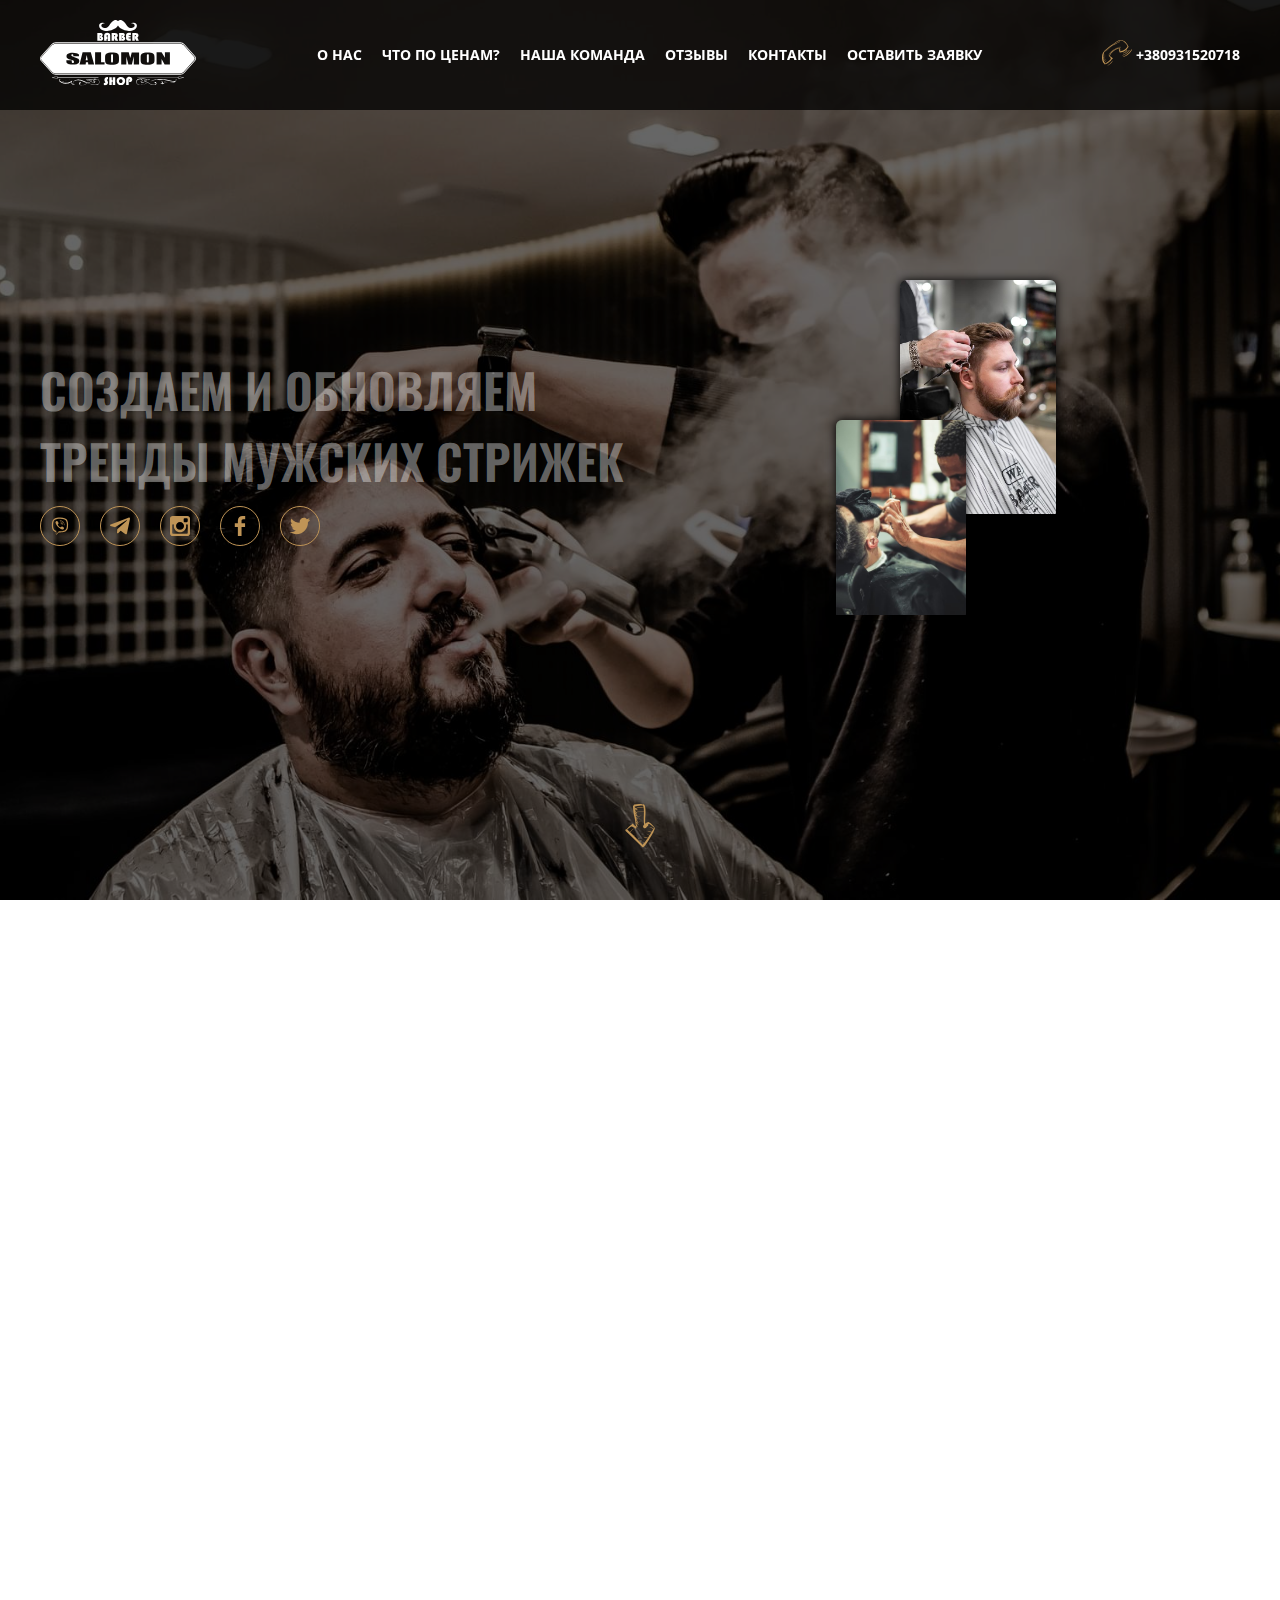
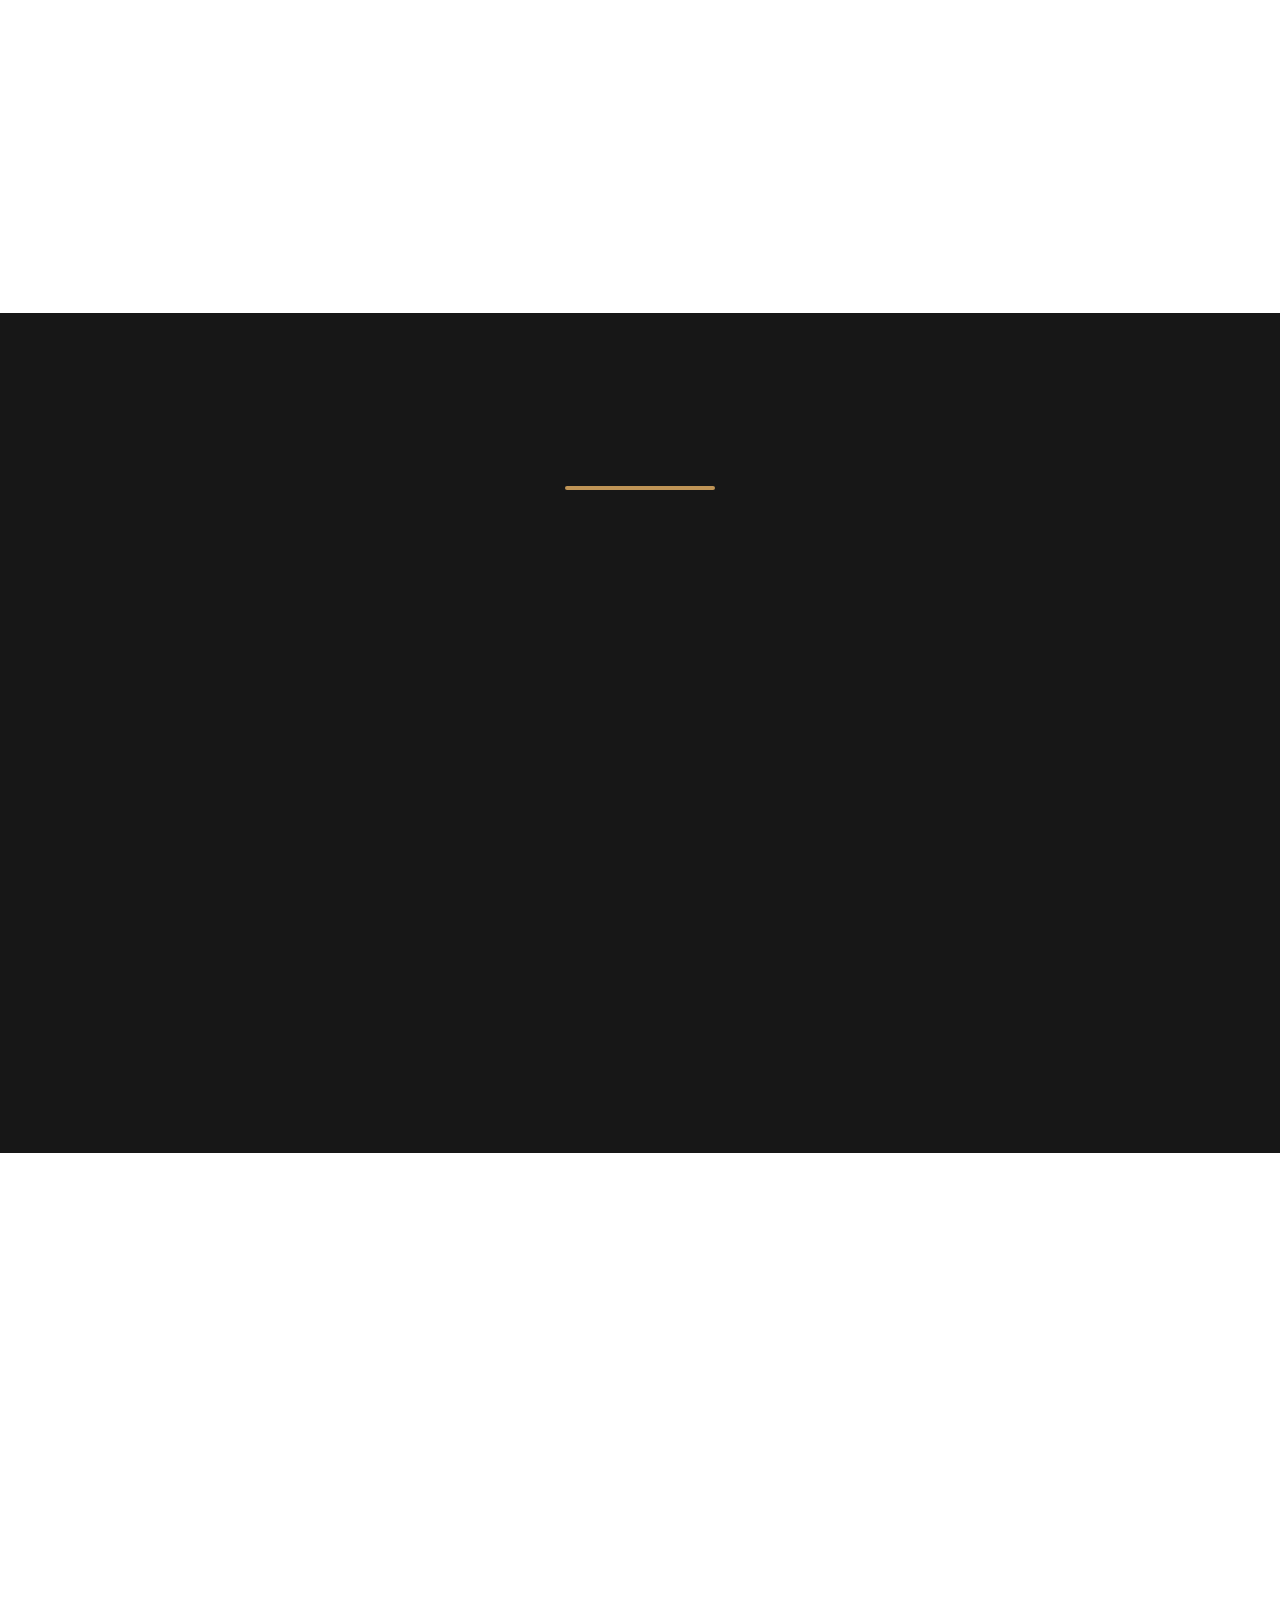
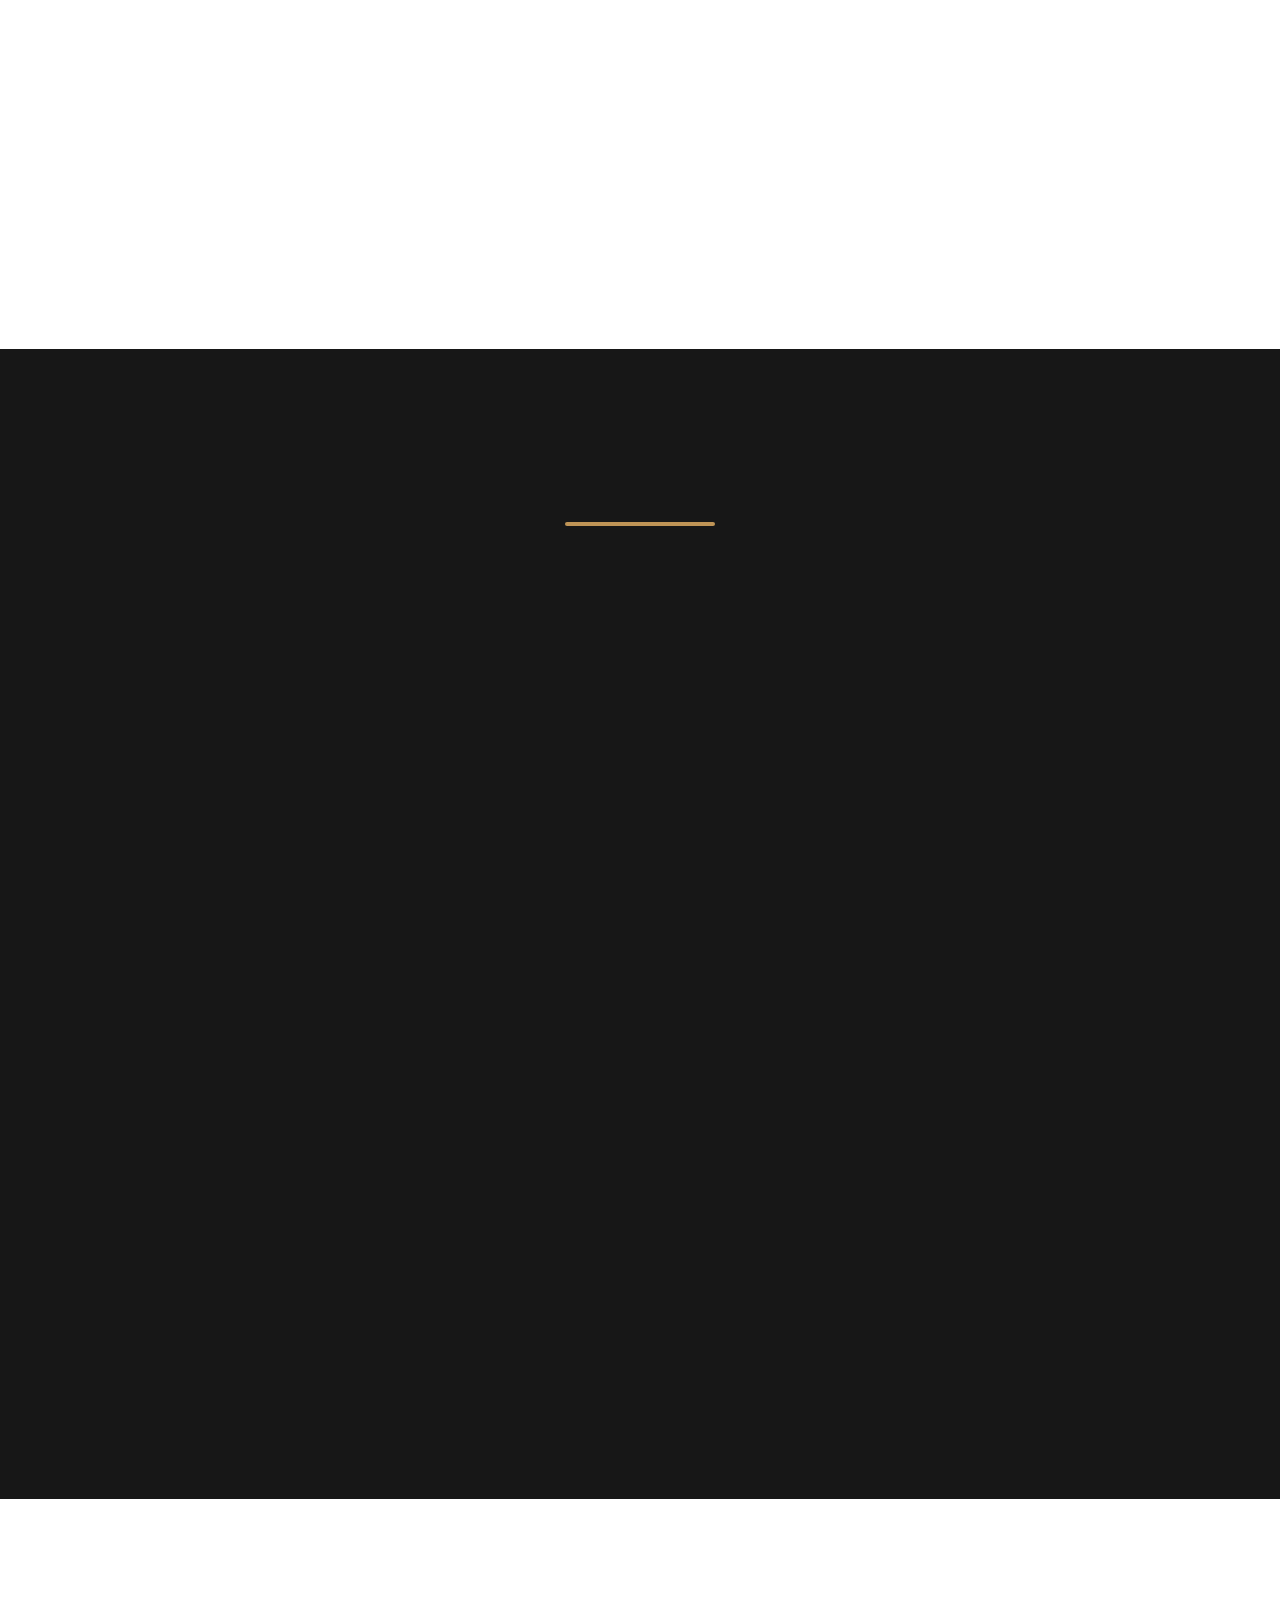
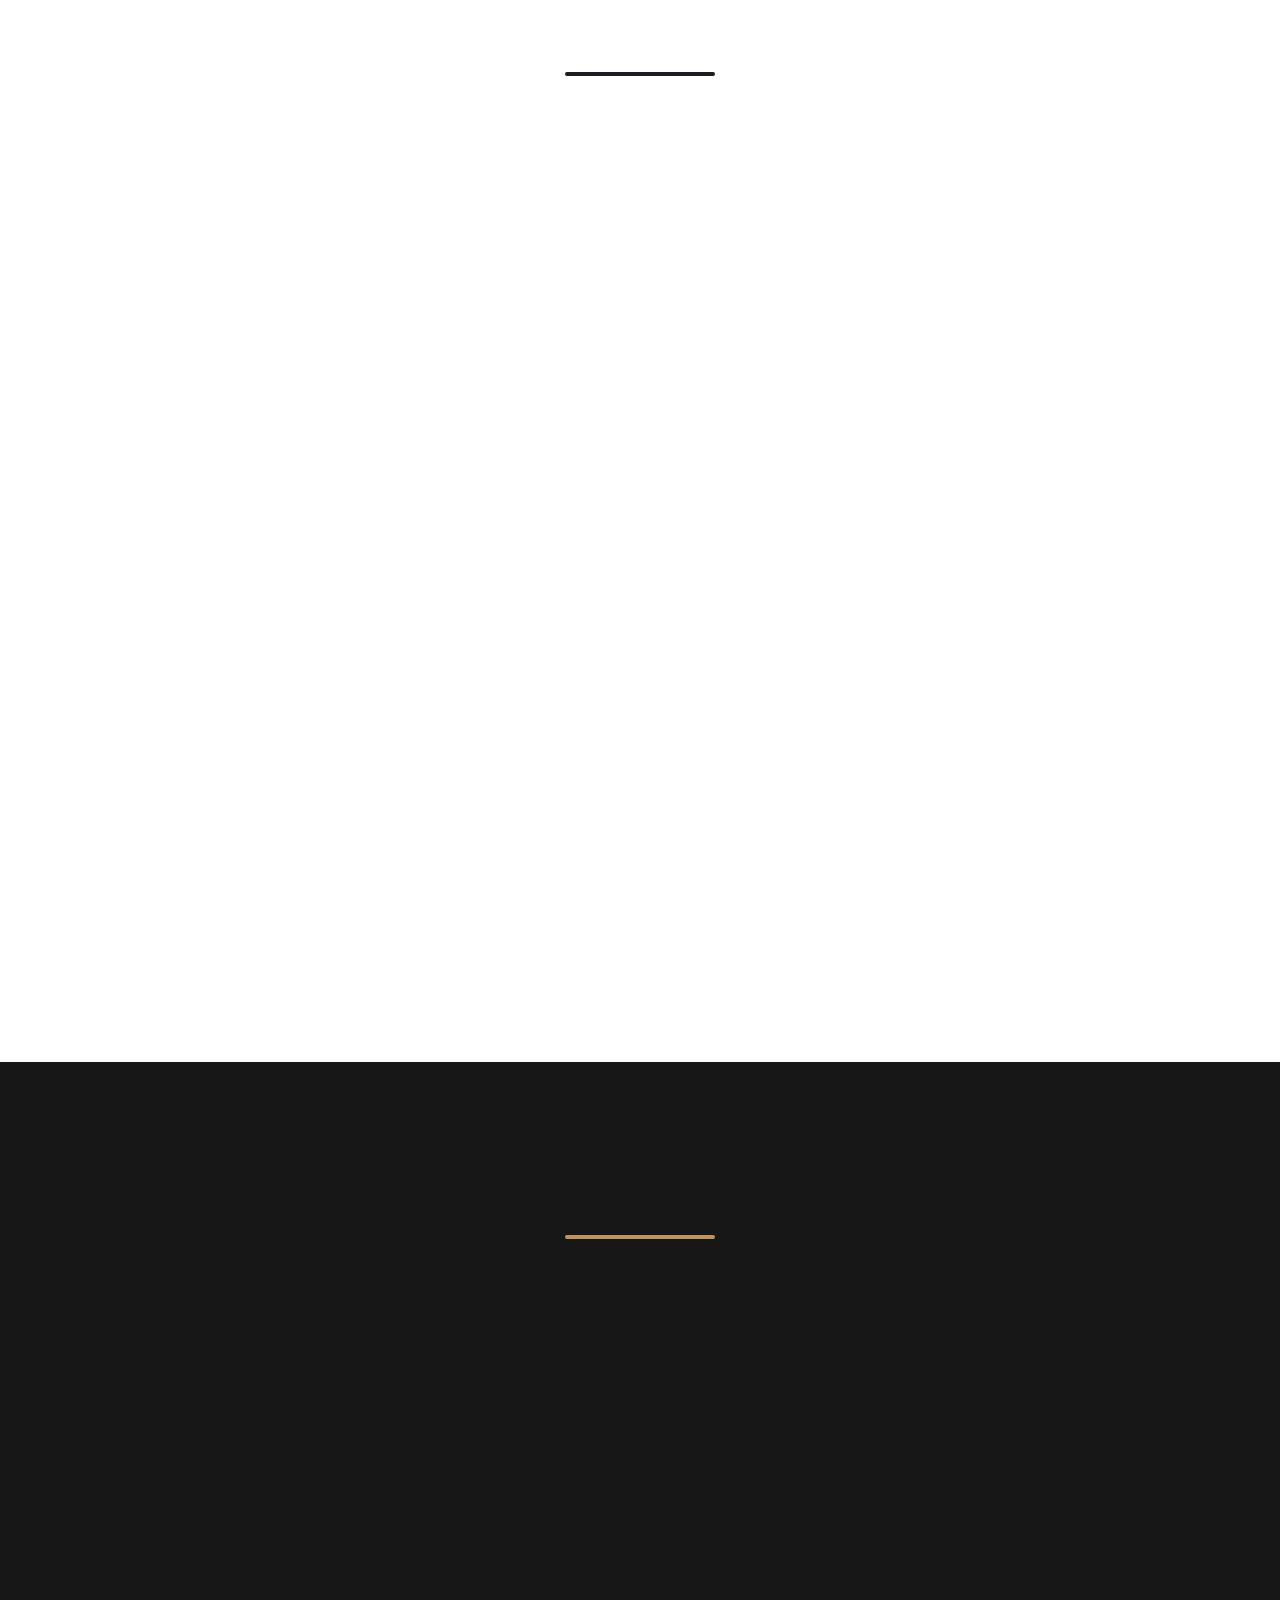
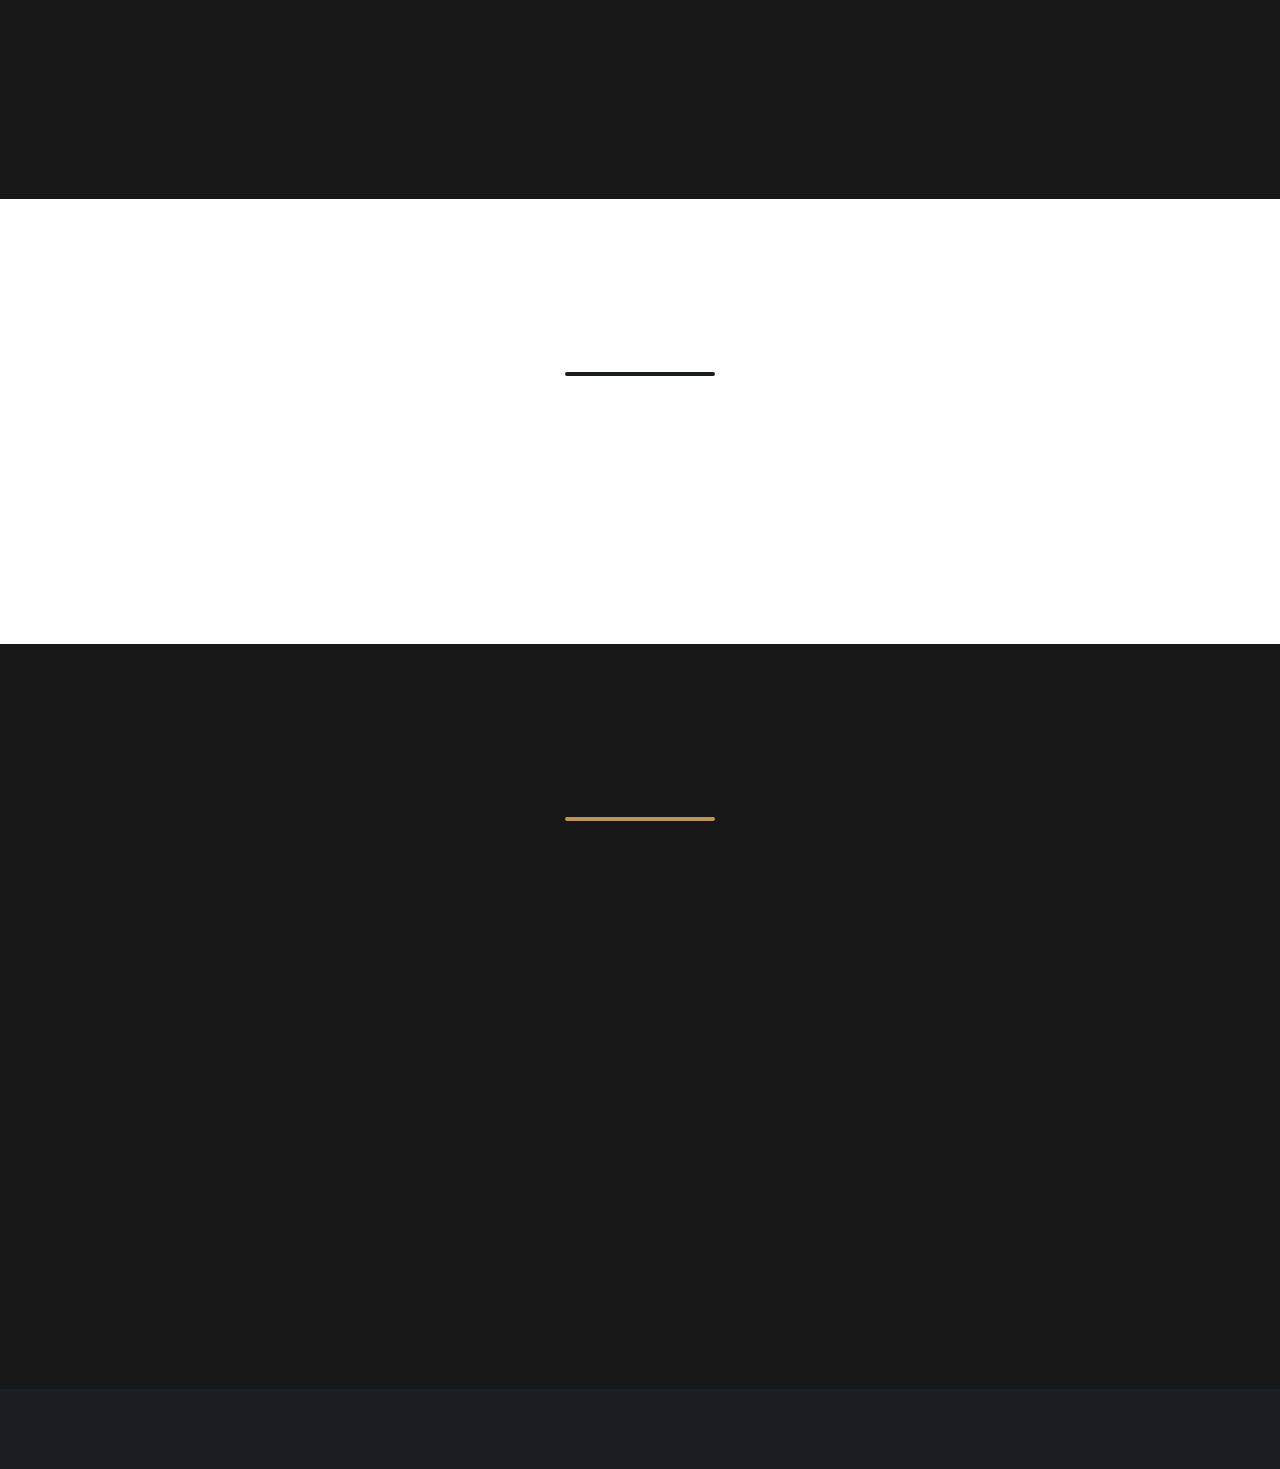
<file: Salomon/index.html>
<!DOCTYPE html>
<html lang="ru">
<head>
	<meta charset="UTF-8">
	<meta name="viewport" content="width=device-width, initial-scale=1.0">
	<title>SALOMON - Barber-Shop</title>
	<link rel="stylesheet" href="https://unpkg.com/swiper/swiper-bundle.min.css">
	<link rel="stylesheet" href="css/style.min.css">

	<script defer src="https://unpkg.com/swiper/swiper-bundle.min.js"></script>
	<script defer src="js/libs.min.js"></script>
	<script defer src="js/main.min.js"></script>
</head>

<body>

	<div class="wrapper">
		<!-- ======================= HEADER ======================= -->

<header class="header">
    <div class="container">
        <div class="header__wrapper">
            <div class="logo wow animate__animated animate__bounceInDown" data-wow-duration="1s" data-wow-delay="0.2s">
                <a class="logo__link" href="index.html">
                    <img class="logo__img" src="img/logo.svg" alt="Logo">
                </a>
            </div>
            <nav class="menu">
                <ul class="menu__list">
                    <li class="menu__item wow animate__animated animate__bounceInDown" data-wow-duration="1s" data-wow-delay="0.6s">
                        <a class="menu__link" href="#about">
                            О нас
                        </a>
                    </li>
                    <li class="menu__item wow animate__animated animate__bounceInDown" data-wow-duration="1s" data-wow-delay="0.7s">
                        <a class="menu__link" href="#price">
                            Что по ценам?
                        </a>
                    </li>
                    <li class="menu__item wow animate__animated animate__bounceInDown" data-wow-duration="1s" data-wow-delay="0.8s">
                        <a class="menu__link" href="#team">
                            Наша команда
                        </a>
                    </li>
                    <li class="menu__item wow animate__animated animate__bounceInDown" data-wow-duration="1s" data-wow-delay="0.9s">
                        <a class="menu__link" href="#reviews">
                            отзывы
                        </a>
                    </li>
                    <li class="menu__item wow animate__animated animate__bounceInDown" data-wow-duration="1s" data-wow-delay="1s">
                        <a class="menu__link" href="#contacts">
                            контакты
                        </a>
                    </li>
                    <li class="menu__item wow animate__animated animate__bounceInDown" data-wow-duration="1s" data-wow-delay="1.1s">
                        <a class="menu__link" href="#request">
                            Оставить заявку
                        </a>
                    </li>
                </ul>
            </nav>
            <div class="header__phone wow animate__animated animate__bounceInDown" data-wow-duration="1s"
                data-wow-delay="0.4s">
                <a class="header__phone-link" href="tel:+380931520718">
                    <svg class="header__phone-icon" viewBox="0 0 30 30" xmlns="http://www.w3.org/2000/svg">
                        <path
                            d="M25.0323 8.95688C25.3119 8.60908 25.5699 8.26127 25.8065 7.86998C25.957 7.63087 26.0645 7.39175 26.1506 7.15263C26.3871 7.19611 26.6667 7.0222 26.5592 6.73961C25.871 4.97883 24.7527 3.39195 23.3979 2.10941C22.1506 0.935559 20.3656 -0.173079 18.5807 0.0225626C16.7957 0.239943 15.0968 1.17468 13.5914 2.13115C11.957 3.15284 10.4516 4.37016 8.94625 5.56575C7.59141 6.65266 6.19356 7.71782 4.83872 8.82646C3.39785 9.97857 2 11.2829 1.03226 12.8697C0.322581 14.0436 0.0430108 15.3044 0.0860216 16.6304C0 17.2608 -0.0215054 17.8912 0.0215054 18.5216C0.0860216 19.7389 0.365592 20.8693 0.903227 21.9562C1.13979 22.4562 1.44086 22.8909 1.82796 23.304C2 23.4779 2.17205 23.6083 2.36559 23.7387C2.23656 23.8257 2.23656 24.0648 2.3871 24.13C2.51613 24.1952 2.64516 24.2387 2.7742 24.2604C2.73119 24.3691 2.86022 24.4778 2.94624 24.3691C2.96775 24.3474 2.98925 24.3039 3.01076 24.2822C3.63441 24.3039 4.30108 24.0213 4.81721 23.7822C5.5914 23.4127 6.27958 22.8692 6.90323 22.304C6.96775 22.2388 7.05377 22.1736 7.11829 22.1084C7.33334 21.9345 7.5484 21.7823 7.74195 21.6084C8.30109 21.1302 8.86023 20.565 9.26883 19.9346C9.67743 19.5433 10.129 19.1737 10.6237 18.8477C10.8602 18.6955 10.8817 18.3912 10.7097 18.1955C10.1936 17.6303 9.56991 17.1738 8.90324 16.7608C8.66668 16.6087 8.40861 16.4565 8.12904 16.3261C8.08603 16.2826 8.04302 16.2391 8.02151 16.1956C7.9785 16.1304 7.89248 16.1304 7.82797 16.1739C7.957 15.8696 8.00001 15.5435 8.10754 15.2392C8.30109 14.7609 8.58066 14.3044 8.86023 13.8697C9.5484 12.8697 10.4516 12.0002 11.3979 11.2394C13.0538 9.86988 15.0323 8.63081 17.1398 8.15258C16.9248 8.67429 16.9032 9.26122 16.9678 9.84814C17.0538 10.7611 17.3118 11.6524 17.742 12.4567C17.785 12.5219 17.871 12.5871 17.957 12.5871C19.785 12.435 21.5699 11.8046 23.0753 10.7829C23.8065 10.2394 24.4516 9.6525 25.0323 8.95688ZM19.0108 11.848C18.9032 11.8698 18.8172 11.8915 18.7097 11.9133C18.7097 11.8915 18.7097 11.8698 18.7312 11.848C18.8387 11.848 18.9248 11.848 19.0108 11.848ZM17.2258 7.45696C17.1828 7.43522 17.0968 7.43522 17.0538 7.4787C16.9678 7.56565 16.9893 7.67434 17.0538 7.73955C17.0538 7.73955 17.0538 7.73956 17.0538 7.76129C16.0645 7.82651 15.1398 8.23953 14.2581 8.65255C13.0753 9.21774 12 9.93509 10.9678 10.7611C9.97851 11.5654 9.05377 12.4567 8.32259 13.5001C8.00001 13.9566 7.72044 14.4349 7.52689 14.9348C7.39786 15.2392 7.26883 15.587 7.26883 15.913C7.13979 15.8696 6.98926 15.8261 6.83872 15.7826C6.73119 15.7609 6.62366 15.8913 6.70969 16C7.13979 16.3913 7.67743 16.6739 8.15055 17.0217C8.19356 17.0869 8.23657 17.1521 8.27958 17.2391C8.23657 17.326 8.23657 17.4347 8.27958 17.5651C8.3441 17.739 8.45162 17.8695 8.58066 17.9999C8.62367 18.0434 8.68818 18.1086 8.73119 18.1521C8.66668 18.0868 8.7527 18.2173 8.7527 18.1955C8.7527 18.2173 8.7742 18.3042 8.7742 18.326C8.7742 18.3912 8.7742 18.4347 8.7742 18.4999C8.7742 18.5433 8.7527 18.5868 8.7527 18.6303C8.73119 18.7172 8.68818 18.8259 8.66668 18.9129C8.55915 19.1737 8.40861 19.4346 8.21506 19.6955C7.67743 20.2389 7.1613 20.8258 6.64517 21.3475C5.9785 21.9345 5.24732 22.4779 4.49463 22.9127C4.25807 23.0431 4.02151 23.1735 3.78495 23.2605C4.30108 22.6301 4.81721 21.9997 5.35485 21.391C5.35485 21.391 5.35485 21.3693 5.35485 21.391C4.66667 22.0214 4.04302 22.717 3.44086 23.4127C3.41936 23.4127 3.41936 23.4127 3.39785 23.4344C3.35484 23.4561 3.33334 23.4561 3.29033 23.4779C3.22581 23.4996 3.1828 23.4996 3.11828 23.4996C2.98925 23.304 2.86022 23.0866 2.75269 22.8909C2.7742 22.8257 2.7957 22.7388 2.83871 22.6736C2.94624 22.4344 3.05377 22.1736 3.1828 21.9345C3.46237 21.4345 3.78495 20.9563 4.30108 20.6954C4.34409 20.6737 4.32259 20.6085 4.25807 20.6085C3.76345 20.8041 3.39785 21.1736 3.09678 21.6084C2.92473 21.8693 2.7957 22.1519 2.66667 22.4344C2.64516 22.4779 2.62366 22.5431 2.58065 22.5866C2.36559 22.2171 2.15054 21.804 2 21.4128C2.27957 20.4563 2.98925 19.652 3.5914 18.8912C3.63441 18.8259 3.5699 18.7607 3.50538 18.8042C2.90323 19.4781 2.21506 20.1954 1.84946 20.9997C1.72043 20.5867 1.61291 20.152 1.52688 19.7172C1.67742 19.3477 1.87097 19.0216 2.06452 18.6955C2.53764 17.8695 3.11828 17.1304 3.5699 16.3043C3.5699 16.3043 3.5699 16.2826 3.54839 16.3043C2.94624 17.1304 2.27957 17.9129 1.74194 18.8042C1.65592 18.9564 1.56989 19.1085 1.48387 19.2824C1.44086 18.9998 1.41936 18.7172 1.39785 18.4347C1.39785 18.3042 1.37635 18.1955 1.37635 18.0651C1.87097 16.8913 2.92473 15.8478 3.61291 14.8696C3.63441 14.8261 3.5914 14.8044 3.54839 14.8261C2.83871 15.6522 1.91398 16.5 1.33333 17.4782C1.33333 16.9565 1.35484 16.4565 1.37635 15.9348C1.46237 15.7391 1.5914 15.5435 1.69893 15.3696C2.06452 14.8261 2.49463 14.3262 2.86022 13.761C2.88172 13.7175 2.81721 13.674 2.7957 13.7175C2.36559 14.3044 1.82796 14.8044 1.41936 15.4348C1.41936 15.3479 1.44086 15.2609 1.44086 15.174C1.48387 14.6957 1.5914 14.1957 1.72043 13.7175C1.84946 13.2393 2.06452 12.7828 2.21506 12.3045C2.23656 12.2393 2.19355 12.1958 2.15054 12.1958C2.64516 11.5872 3.1828 11.022 3.74194 10.4785C5.09678 9.196 6.60216 8.13084 8.04302 6.97872C9.46238 5.84835 10.8602 4.69623 12.3441 3.63107C13.914 2.5007 15.6129 1.4138 17.4839 0.826869C18.3441 0.566013 19.1613 0.500799 20.0215 0.739917C20.9463 0.979035 21.785 1.54422 22.4947 2.15289C23.785 3.23979 24.8818 4.69623 25.5914 6.26137C25.5699 6.28311 25.5699 6.30485 25.5484 6.30485C25.2258 6.93525 24.8818 7.56565 24.4301 8.1091C23.871 8.76124 23.1828 9.30469 22.4516 9.76119C21.8495 10.1307 21.1613 10.5003 20.4301 10.7394C20.4516 10.6524 20.4516 10.5655 20.4516 10.4785C20.4516 10.4568 20.4086 10.4568 20.4086 10.4785C20.4086 10.5655 20.3871 10.6742 20.3656 10.7611C19.914 10.9133 19.4409 11.022 18.9678 11.0655C19.1613 10.5872 19.4194 10.1307 19.6989 9.76119C19.6989 9.76119 19.6989 9.73945 19.6989 9.76119C19.3549 10.0655 19.0753 10.4785 18.8817 10.8698C18.8602 10.935 18.8172 11.0003 18.7742 11.0655C18.5807 11.0655 18.3656 11.0655 18.1721 11.0437C18.1291 10.9133 18.0645 10.7829 18.0215 10.6524C18.2366 10.0003 18.8387 9.36991 19.3334 9.0221V9.00036C18.9032 9.23948 18.2151 9.76119 17.914 10.3481C17.828 10.1307 17.742 9.91336 17.6774 9.69598C17.6559 9.6525 17.6559 9.60902 17.6344 9.58729C17.7205 9.30469 17.914 9.0221 18.086 8.80472C18.3871 8.3917 18.7312 8.00041 19.0323 7.58739C19.0753 7.54391 18.9893 7.4787 18.9463 7.52217C18.5592 7.97867 18.1291 8.36996 17.7635 8.84819C17.6989 8.95688 17.6129 9.06557 17.5484 9.17426C17.5054 8.91341 17.5054 8.65255 17.5269 8.3917C17.5699 8.3917 17.6129 8.36996 17.6344 8.32648C17.828 7.76129 18.2581 7.32653 18.6667 6.91351C18.7527 6.82656 18.6237 6.71787 18.5377 6.78308C18.1936 7.13089 17.828 7.50044 17.5914 7.91346C17.5699 7.86998 17.5054 7.84824 17.4839 7.89172C17.4409 7.97867 17.3979 8.04389 17.3549 8.13084C17.4194 7.9352 17.4839 7.76129 17.5914 7.60913C17.6344 7.54391 17.5269 7.45696 17.4839 7.52217C17.4194 7.58739 17.3764 7.6526 17.3118 7.71782C17.3334 7.60913 17.3118 7.52217 17.2258 7.45696ZM17.957 11.7611C18.1721 11.8046 18.3871 11.8263 18.6022 11.848C18.6022 11.8698 18.6022 11.9133 18.6022 11.935C18.4301 11.9567 18.2581 12.0002 18.086 12.0219C18.0215 11.935 17.9785 11.848 17.957 11.7611Z" />
                        <path
                            d="M18.2796 6.39136C17.742 6.47831 17.2474 6.71743 16.7312 6.93481C16.1506 7.17393 15.5914 7.45652 15.0323 7.73911C13.828 8.34778 12.6667 9.02166 11.5484 9.76075C9.48388 11.152 7.48387 12.8693 6.38709 15.1735C6.36558 15.217 6.45161 15.2605 6.47311 15.217C7.65591 12.9997 9.74195 11.3041 11.8065 9.93465C12.8817 9.2173 14.0215 8.56516 15.1828 7.99997C15.7205 7.73911 16.2581 7.47826 16.7957 7.26088C17.3119 7.0435 17.871 6.84786 18.3441 6.56526C18.4302 6.50005 18.3656 6.39136 18.2796 6.39136Z" />
                        <path
                            d="M14.3011 3.63069C15.0108 3.28288 15.7204 2.93507 16.4301 2.56553C16.9463 2.28293 17.6774 1.95686 18 1.41341C18.0215 1.36994 17.9785 1.30472 17.9355 1.32646C17.6559 1.43515 17.4409 1.60906 17.1828 1.76122C16.9032 1.95686 16.6022 2.13077 16.3011 2.30467C15.6129 2.69596 14.9032 3.04376 14.1721 3.36983C12.7742 4.04371 11.3548 4.67411 10.0645 5.54363C8.68818 6.47837 7.48388 7.6957 6.32259 8.86955C5.09678 10.0651 3.87097 11.2607 2.49463 12.2824C2.47312 12.2824 2.49463 12.3259 2.51613 12.3042C5.44087 10.6086 7.46237 7.71744 10.2366 5.80449C11.4624 4.93497 12.9032 4.30457 14.3011 3.63069Z" />
                        <path
                            d="M25.0968 9.95641C24.7527 10.0868 24.5592 10.4999 24.3656 10.7825C24.0645 11.2172 23.6344 11.5868 23.2043 11.8911C22.3656 12.4998 21.4409 12.7606 20.4301 12.9128C20.3226 12.9345 20.3441 13.0867 20.4301 13.1084C21.3979 13.4345 22.5592 12.9563 23.3979 12.4563C23.8925 12.152 24.3226 11.7824 24.7097 11.3476C24.9893 11.0433 25.4409 10.5216 25.2904 10.0651C25.2473 9.99989 25.1613 9.93467 25.0968 9.95641Z" />
                        <path
                            d="M26.1936 11.9781C26.4732 11.6737 26.7312 11.3694 26.9893 11.0651C27.2044 10.8042 27.4624 10.4564 27.5054 10.1304C27.5269 9.97818 27.3334 9.89123 27.2044 9.95645C26.9678 10.0869 26.7527 10.3912 26.5807 10.6303C26.3441 10.9347 26.1076 11.2173 25.871 11.4998C25.3119 12.1302 24.7097 12.6954 24.0645 13.2171C22.7957 14.2388 21.3548 14.9345 19.7419 15.1301C19.6559 15.1301 19.6344 15.2605 19.7204 15.2823C21.2903 15.6518 22.9678 14.6953 24.1936 13.7823C24.9033 13.2389 25.5699 12.6302 26.1936 11.9781Z" />
                        <path
                            d="M29.7204 9.21732C29.3978 9.4347 29.2043 9.84772 28.9892 10.1738C28.7527 10.5651 28.4731 10.9564 28.1935 11.3259C27.5699 12.152 26.8602 12.9128 26.086 13.6084C25.3333 14.304 24.4946 14.8909 23.6129 15.3909C22.8172 15.8474 21.9355 16.1518 21.0968 16.5213C20.9892 16.5648 21.0538 16.7387 21.1613 16.7387C22.0645 16.7387 22.9677 16.3474 23.7849 15.9344C24.6882 15.4561 25.5269 14.8692 26.3226 14.2171C27.1398 13.5432 27.871 12.7606 28.5376 11.9346C28.8387 11.5433 29.1398 11.1303 29.4194 10.7172C29.6774 10.326 30 9.84772 30 9.36949C29.9785 9.2608 29.828 9.15211 29.7204 9.21732Z" />
                        <path
                            d="M5.76348 25.4556C6.73121 24.9774 7.61291 24.4122 8.4516 23.7166C8.9032 23.3253 9.3118 22.9123 9.69888 22.4558C10.0215 22.0645 10.4731 21.5862 10.5806 21.0645C10.6236 20.8906 10.4085 20.7602 10.2795 20.8906C9.89243 21.2602 9.65588 21.8254 9.3118 22.2384C8.96772 22.6731 8.58063 23.0644 8.17204 23.434C7.41936 24.1296 6.53766 24.7383 5.67746 25.3034C5.56994 25.3687 5.65596 25.4991 5.76348 25.4556Z">
                            <path
                                d="M4.2581 27.6295C5.11831 27.8468 6.02153 27.5425 6.81722 27.2164C7.87097 26.7599 8.83871 26.1295 9.72042 25.3904C10.5806 24.6731 11.3763 23.8036 11.9785 22.8471C12.258 22.4341 12.4731 21.9776 12.6451 21.4993C12.8172 21.0211 12.8172 20.7168 12.6666 20.2385C12.6236 20.1081 12.4731 20.1298 12.4301 20.2385C12.3656 20.4124 12.2795 20.5429 12.215 20.7168C12.129 20.9124 12.1075 21.1298 12.043 21.3254C11.9139 21.7385 11.6989 22.1515 11.4623 22.521C10.9247 23.4123 10.172 24.1949 9.39784 24.8905C7.93549 26.1948 6.21508 27.1512 4.2581 27.4773C4.19359 27.499 4.19359 27.6077 4.2581 27.6295Z" />
                            <path
                                d="M15.2903 19.3038C14.9462 19.8037 14.6237 20.3255 14.4301 20.9124C14.2581 21.4341 14.1075 21.9558 13.9355 22.4775C13.5699 23.5427 13.0323 24.4557 12.2366 25.26C11.6989 25.8034 11.0753 26.2382 10.4946 26.7164C9.89247 27.2164 9.26882 27.7164 8.62365 28.1511C7.33333 29.0207 5.87097 29.6511 4.30108 29.6293C4.15054 29.6293 4.12903 29.8467 4.25806 29.8902C5.80645 30.238 7.29032 29.7163 8.62365 28.9337C9.31183 28.5207 9.95699 28.0207 10.5806 27.5425C11.2258 27.0425 11.871 26.5643 12.4731 26.0208C14.4086 24.3253 14.9462 21.8471 15.5914 19.4559C15.6344 19.2386 15.3763 19.1516 15.2903 19.3038Z" />
                    </svg>
                    +380931520718
                </a>
            </div>

            <button class="btn__burger wow animate__animated animate__bounceInDown" data-wow-duration="1s"
                data-wow-delay="0.6s" id="burger" aria-label="menu burger">
                <span></span>
                <span class="burger--long"></span>
                <span></span>
            </button>
        </div>
    </div>
</header>
		<!-- ======================= MAIN ======================= -->
		<main class="main">
			<!-- ======================= PROMO ======================= -->
<section class="promo" id="promo">
    <div class="container">
        <div class="promo__wrapper">
            <div class="promo__content">
                <h1 class="promo__title title wow animate__animated animate__backInDown" data-wow-duration="1.2s"
                    data-wow-delay="0.4s">Создаем и обновляем тренды мужских стрижек </h1>
                <ul class="social-networks wow animate__animated animate__backInUp" data-wow-duration="1.2s"
                    data-wow-delay="0.4s">
                    <li class="social-networks__item">
                        <a class="social-networks__link" href="#">
                            <svg class="social-networks__icon" role="img" focusable="false" aria-hidden="true"
                                xmlns="http://www.w3.org/2000/svg" viewBox="0 0 14 14">
                                <path
                                    d="m 11.406522,2.1710698 c -0.298015,-0.274514 -1.5030765,-1.150058 -4.1882138,-1.162559 0,0 -3.1656618,-0.19000999 -4.7077406,1.225563 -0.859544,0.860044 -1.1615594,2.114608 -1.193561,3.675688 -0.032502,1.557079 -0.073504,4.4772292 2.7431402,5.2702692 l 0.0025,0 -0.0025,1.208062 c 0,0 -0.017001,0.489525 0.3045155,0.58903 0.38952,0.120006 0.6180316,-0.252013 0.9900507,-0.651533 0.2045104,-0.219512 0.4860248,-0.544028 0.6985357,-0.791041 1.9255984,0.161008 3.4066741,-0.20801 3.5746827,-0.262513 0.3885196,-0.127007 2.5881316,-0.408021 2.9466506,-3.3291702 0.369019,-3.010654 -0.178509,-4.915252 -1.16906,-5.773796 l 0,0.002 z m 0.326017,5.556285 c -0.307516,2.4381242 -2.0921069,2.5936322 -2.4151235,2.6981372 -0.1425072,0.046 -1.447574,0.369019 -3.0821575,0.262514 0,0 -1.2225625,1.470575 -1.5975817,1.852595 -0.060503,0.0605 -0.1355069,0.083 -0.1805092,0.0725 -0.067503,-0.0145 -0.082004,-0.09 -0.082004,-0.20201 l 0.0075,-2.003102 c -0.0075,0 0,0 0,0 C 1.9970411,9.7399538 2.1400484,7.2573278 2.1700499,5.9527608 c 0.022001,-1.298067 0.2690138,-2.363121 0.997051,-3.083658 1.3055668,-1.18556 3.9987044,-1.006051 3.9987044,-1.006051 2.2716162,0.008 3.3606717,0.692535 3.6116847,0.923047 0.837043,0.716037 1.264565,2.432624 0.952049,4.946753 l 0.003,-0.0055 z M 4.8706882,3.4911378 c 0.1210062,0 0.2295117,0.0545 0.3145161,0.155508 0.002,10e-4 0.2900148,0.347518 0.4150212,0.517026 0.117506,0.160009 0.2755141,0.415022 0.3555182,0.557529 0.1425073,0.255013 0.052003,0.516026 -0.086004,0.624032 l -0.2830145,0.225011 c -0.1425073,0.114506 -0.1250064,0.326517 -0.1250064,0.326517 0,0 0.4200215,1.578581 1.9796012,1.976601 0,0 0.2130109,0.0195 0.3270167,-0.123006 l 0.2255116,-0.284515 c 0.1065054,-0.142507 0.3670187,-0.232512 0.6220318,-0.0905 0.1425073,0.075 0.3975203,0.233011 0.5580285,0.352018 0.1695087,0.120006 0.5160264,0.413021 0.5180265,0.413021 0.1650084,0.135507 0.2020103,0.344517 0.090005,0.554528 l 0,0.008 c -0.1150059,0.202511 -0.2705138,0.39002 -0.4670239,0.57053 l -0.004,0 c -0.157008,0.135007 -0.3145161,0.21001 -0.4720241,0.224511 -0.015001,0 -0.037502,0.008 -0.068003,0 -0.067503,0 -0.1350069,-0.0145 -0.2020103,-0.0305 l 0,-0.007 C 8.328865,9.3929398 7.9313447,9.2204308 7.2708109,8.8524118 6.8432891,8.6128998 6.4837707,8.3723878 6.176255,8.1248748 6.0187469,7.9973678 5.8537385,7.8548608 5.68823,7.6898528 l -0.038002,-0.014 -0.015001,-0.015 -0.014501,-0.0145 C 5.4552181,7.4813418 5.3132108,7.3163338 5.1852043,7.1563248 4.945192,6.8518098 4.7051797,6.4927908 4.4656675,6.0617688 4.0981487,5.4017358 3.9256399,5.0042148 3.8581364,4.7637028 l -0.008,0 c -0.022501,-0.067 -0.037502,-0.134507 -0.030002,-0.20201 -0.0075,-0.0305 0,-0.0525 0,-0.0705 0.015001,-0.149508 0.094505,-0.307016 0.2290117,-0.472024 l 0.0025,0 c 0.1775091,-0.19501 0.3690189,-0.352018 0.5730293,-0.466524 0.082004,-0.0455 0.1645084,-0.0675 0.2395123,-0.0675 l 0.008,0 -0.0015,0.006 z m 2.0476047,-0.341517 0.058003,0 0.038002,10e-4 0.010001,0 0.044502,0.0025 0.255513,0 0.067503,0.0075 0.037002,0 0.075004,0.008 0.015001,0 0.052003,0.0075 0.008,0 0.037002,0.0075 c 0.023001,0 0.038002,0.008 0.052503,0.008 l 0.045502,0 0.037502,0.0145 0.030002,0.008 0.030002,0.0075 0.015001,0.0075 0.022501,0 0.023001,0.008 0.014501,0 0.037002,0.008 0.022501,0.007 0.023001,0.008 0.030002,0.008 0.015001,0.007 c 0.015001,0 0.030002,0.008 0.045502,0.008 l 0.022001,0.0075 0.023001,0.008 0.059503,0.022 0.030501,0.0155 0.067503,0.03 0.022501,0.0075 0.022501,0.008 0.045002,0.0225 0.030501,0.0075 0.014501,0.0075 0.038002,0.0155 0.014501,0.007 0.030501,0.0155 0.022501,0.007 0.022501,0.015 0.029502,0.015 0.023001,0.0145 0.015001,0.008 0.030501,0.015 0.022001,0.015 0.037502,0.0225 0.022501,0.008 0.037002,0.022 0.008,0.0075 0.022501,0.0155 0.045002,0.037 0.023001,0.015 0.022001,0.015 0.015501,0.007 0.022501,0.0155 0.037002,0.037 0.030502,0.0225 0.022501,0.015 0.008,0.0075 0.014501,0.008 0.037002,0.0305 0.023001,0.022 0.015001,0.015 0.022501,0.0145 0.022501,0.0155 0.014501,0.0075 0.060003,0.06 0.030002,0.0305 0.067503,0.0675 0.015501,0.0145 c 0.008,0.008 0.022501,0.0225 0.030502,0.0375 l 0.014501,0.015 0.083004,0.097 0.022501,0.03 c 0.007,0.008 0.007,0.0155 0.014501,0.0155 l 0.045002,0.0675 0.022501,0.0225 0.045002,0.06 0.038002,0.06 0.022501,0.045 0.029501,0.0525 0.022501,0.045 0.008,0.0145 0.014501,0.0305 0.038002,0.075 0.037002,0.0745 0.015501,0.0375 c 0.029502,0.0675 0.052003,0.135007 0.082004,0.210011 0.037002,0.09751 0.067503,0.20201 0.090005,0.315016 0.022501,0.0825 0.038002,0.157508 0.052503,0.240012 l 0.0145,0.135007 0.0225,0.150008 c 0.008,0.0605 0.0155,0.128006 0.0155,0.187509 0.007,0.0605 0.007,0.120006 0.007,0.179509 l 0,0.128007 c 0,0.008 -0.003,0.0145 -0.007,0.0225 -0.008,0.015 -0.0155,0.0225 -0.0305,0.0375 -0.0105,0.0075 -0.0245,0.023 -0.04,0.023 -0.0145,0.007 -0.0295,0.007 -0.045002,0.007 l -0.022501,0 c -0.014501,0 -0.029502,-0.007 -0.045002,-0.0145 -0.014501,-0.008 -0.030502,-0.015 -0.037002,-0.0305 -0.008,-0.0145 -0.022501,-0.0305 -0.030502,-0.045 -0.008,-0.0145 -0.015501,-0.03 -0.015501,-0.045 l 0,-0.17951 c -0.007,-0.104505 -0.014501,-0.21251 -0.029502,-0.319516 -0.008,-0.073 -0.022501,-0.142007 -0.030502,-0.210011 0,-0.037 -0.008,-0.073 -0.014501,-0.104505 l -0.014501,-0.075 -0.019001,-0.0705 -0.008,-0.045 -0.022501,-0.075 c -0.014501,-0.06 -0.037002,-0.120006 -0.059503,-0.180009 -0.014501,-0.0455 -0.030502,-0.0825 -0.052503,-0.119506 l -0.014501,-0.038 -0.067503,-0.135007 -0.015501,-0.0225 c -0.030503,-0.0675 -0.067505,-0.135007 -0.1125068,-0.19551 l -0.022501,-0.037 -0.1005052,0 -0.032002,-0.0455 c -0.027501,-0.0445 -0.057003,-0.0825 -0.090005,-0.119506 l -0.062503,-0.075 -0.0075,-0.008 -0.023001,-0.0285 -0.017501,-0.0225 -0.037502,-0.037 -0.0075,-0.015 -0.035002,-0.03 -0.022501,-0.023 -0.041502,-0.0375 -0.020001,-0.0185 -0.023001,-0.0225 -0.0075,-0.008 c -0.008,-0.0075 -0.022501,-0.0225 -0.037502,-0.03 l -0.038002,-0.031 -0.015001,-0.0075 -0.030502,-0.023 -0.037002,-0.03 -0.022501,-0.018 -0.015001,-0.008 -0.030002,-0.0265 c 0,-0.008 -0.008,-0.008 -0.015501,-0.008 l -0.014501,-0.0145 -0.0075,-0.008 0,-0.0065 -0.015001,-0.007 -0.030502,-0.0185 -0.022001,-0.0155 -0.037502,-0.0225 -0.030002,-0.0225 -0.014501,-0.008 -0.016001,-0.0065 -0.045002,0 -0.0095,-0.008 -0.032502,-0.0175 -0.0045,-0.007 -0.015001,-0.008 -0.022501,-0.0105 -0.006,0 -0.022501,-0.008 -0.012501,-0.0075 -0.022501,-0.0075 -0.005,-0.0055 -0.015001,-0.008 -0.026501,-0.0145 -0.015001,-0.0075 -0.045002,-0.015 -0.037002,-0.0145 -0.068504,-0.008 -0.022001,-0.0145 c -0.0075,-0.005 -0.015001,-0.008 -0.023001,-0.008 l -0.014501,-0.0075 c -0.014501,-0.0055 -0.022501,-0.008 -0.037502,-0.015 l -0.015001,-0.008 -0.014501,0 -0.030502,-0.0145 -0.014501,-0.008 -0.022501,-0.0075 -0.046002,0 c -0.004,0 -0.0095,-0.0025 -0.015001,-0.0035 l -0.045002,0 -0.022501,-0.008 -0.0075,0 -0.022501,-0.008 -0.020501,0 c -0.012501,-0.007 -0.022501,-0.007 -0.035002,-0.007 l -0.005,-0.008 -0.030002,-0.0075 c -0.015001,-0.008 -0.028002,-0.008 -0.042002,-0.008 l -0.022501,-0.0075 -0.025001,-0.008 -0.022501,-0.007 -0.030501,-0.008 -0.030502,0 -0.089505,-0.011 -0.045002,0 -0.058003,-0.0075 -0.038002,0 -0.034002,-0.004 -0.015001,0 -0.027001,-0.008 -0.1425073,0 -0.005,-0.0075 -0.030501,0 c -0.015001,0 -0.032002,-0.0075 -0.045002,-0.015 -0.015001,-0.008 -0.030502,-0.0145 -0.040502,-0.03 l -0.015001,-0.023 c -0.014501,-0.0145 -0.014501,-0.03 -0.022501,-0.045 -0.007,-0.014 -0.007,-0.0295 -0.007,-0.0445 0,-0.015 0,-0.03 0.0075,-0.045 0.008,-0.0145 0.014501,-0.03 0.030502,-0.0375 0.0075,-0.015 0.022001,-0.022 0.037002,-0.03 0.014501,-0.008 0.030502,-0.015 0.045002,-0.015 l 0.030502,0 0.0075,0.033 z m 0.2770142,0.78704 0.018501,0.0015 0.030502,0.003 c 0.004,0 0.009,0 0.014501,0.0015 0.011001,0 0.022501,0.002 0.037502,0.003 l 0.030002,0.004 0.012001,0.008 0.022501,0.0075 0.024001,0.0075 0.022501,0.008 0.015001,0 0.021001,0.0075 0.035002,0.0075 0.028002,0.008 0.013001,0.007 0.036502,0 0.059503,0.014 0.023001,0.0075 0.022501,0.0075 0.022501,0.008 c 0,0 0.0075,0 0.0075,0.0075 l 0.023001,0.0075 0.022001,0.008 0.022501,0.008 c 0.0075,0 0.015001,0.007 0.023001,0.007 0.0035,0 0.007,0.008 0.012501,0.008 l 0.032002,0.015 0.014501,0 0.045002,0.015 0.025001,0.0145 0.023001,0.015 0.054003,0.0225 0.030002,0.0075 0.015501,0.0155 c 0.022501,0.007 0.045002,0.022 0.067503,0.0295 l 0.024001,0.015 0.024001,0.015 0.024501,0.0145 c 0.022501,0.015 0.041002,0.023 0.060503,0.038 l 0.014501,0.007 0.020501,0.0155 0.011001,0.0075 0.037502,0.0225 0.018501,0.015 0.032502,0.0215 0.014501,0.0075 0.015001,0.0075 0.023001,0.015 0.030002,0.023 c 0.0075,0.007 0.011001,0.007 0.017001,0.0145 0.005,0.0075 0.008,0.0075 0.012501,0.015 l 0.016501,0.015 0.018001,0.0145 0.015001,0.015 0.023001,0.023 0.014501,0.015 0.008,0.008 0.045002,0.0445 0.008,0.008 c 0,0.0075 0.0075,0.015 0.014501,0.015 l 0.008,0.0065 0.022501,0.023 0.014501,0.0225 0.015001,0.015 0.022501,0.03 0.023001,0.023 0.045002,0.0595 0.007,0.0145 0.030501,0.038 0.008,0.0145 0.0075,0.0155 0.0075,0.0145 0.008,0.015 c 0.008,0.0075 0.008,0.015 0.014501,0.03 l 0.021501,0.038 0.008,0.0075 0.014501,0.0305 0.015501,0.022 c 0.007,0.0075 0.007,0.0145 0.014501,0.0225 l 0.015001,0.0225 0.015001,0.0305 0.014501,0.0295 0.008,0.023 c 0.0075,0.022 0.022501,0.0375 0.030002,0.06 0,0.0075 0.0075,0.0145 0.0075,0.0225 l 0.022501,0.0595 0.030502,0.0975 c 0,0.008 0.0075,0.0225 0.0075,0.0305 l 0.023001,0.0675 0.022001,0.09001 0.023001,0.120006 c 0.007,0.037 0.007,0.0675 0.014501,0.105505 0.008,0.0595 0.015001,0.119006 0.015001,0.179509 l 0.0075,0.105006 0,0.0825 c 0,0.008 0,0.0145 -0.0075,0.0225 l -0.022001,0.0215 c -0.014501,0.0115 -0.022501,0.0225 -0.037002,0.0305 -0.015001,0.0075 -0.030501,0.0145 -0.045002,0.02 -0.015501,0.008 -0.037502,0.008 -0.052503,0.008 -0.014501,0 -0.030501,-0.008 -0.045002,-0.015 -0.008,0 -0.015001,-0.008 -0.022501,-0.0105 -0.015501,-0.007 -0.030502,-0.0195 -0.037502,-0.0325 -0.015001,-0.015 -0.023001,-0.03 -0.023001,-0.0455 l -0.007,-0.022 0,-0.156508 c 0,-0.0665 -0.008,-0.128007 -0.015501,-0.19251 -0.0075,-0.0675 -0.022001,-0.142507 -0.037002,-0.210011 -0.014501,-0.045 -0.022501,-0.09 -0.037502,-0.130007 l -0.015001,-0.0455 -0.014501,-0.0375 -0.008,-0.015 -0.022501,-0.06 -0.022501,-0.045 -0.037502,-0.0745 -0.034502,-0.06 0,-0.0095 -0.014501,-0.0235 -0.015001,-0.019 -0.022501,-0.0375 -0.023001,-0.0305 -0.044502,-0.0595 c -0.023001,-0.0305 -0.045002,-0.06 -0.071004,-0.089 -0.007,-0.0075 -0.014501,-0.0145 -0.014501,-0.0225 l -0.015001,-0.0145 -0.0085,-0.008 -0.015001,-0.007 -0.015001,-0.0135 0,-0.073 -0.059503,-0.0565 -0.037502,-0.034 0,-0.007 -0.015001,-0.0155 -0.019001,-0.0145 -0.0075,-0.008 c 0,-0.0075 -0.008,-0.0075 -0.014501,-0.0075 l -0.023001,-0.008 -0.0075,-0.0075 -0.030501,-0.0225 -0.007,-0.008 -0.008,-0.0075 c -0.006,-0.0075 -0.011501,-0.0075 -0.015001,-0.0075 l -0.030002,-0.0225 -0.008,-0.008 -0.030002,-0.0145 -0.0055,-0.008 -0.022501,-0.0145 -0.015001,-0.008 -0.015001,-0.0145 -0.014501,-0.0155 -0.008,0 c -0.014501,-0.0145 -0.030002,-0.022 -0.052503,-0.03 l -0.022001,-0.015 -0.015001,-0.007 -0.008,-0.008 -0.022501,-0.015 -0.022001,-0.0075 -0.030001,-0.015 -0.023001,-0.0075 -0.0075,-0.008 -0.028001,-0.007 0,-0.006 -0.045502,-0.015 -0.030002,-0.015 -0.015001,-0.0075 -0.030002,0 c -0.015001,-0.0075 -0.022501,-0.0075 -0.037502,-0.015 l -0.022001,0 -0.022501,-0.008 -0.022001,0 -0.023001,-0.007 -0.014501,-0.008 -0.030502,0 -0.030502,-0.0075 -0.014501,-0.008 -0.082504,0 -0.034502,-0.0075 -0.1755089,0 -0.023001,-0.008 c -0.014501,-0.007 -0.030002,-0.0145 -0.045002,-0.03 -0.007,-0.015 -0.022501,-0.03 -0.030002,-0.0445 -0.0075,-0.0155 -0.015001,-0.0305 -0.015001,-0.0455 l 0,-0.045 c 0.003,-0.023 0.008,-0.0375 0.015001,-0.0525 0.004,-0.0075 0.0075,-0.015 0.015001,-0.0225 0.009,-0.015 0.022501,-0.03 0.037502,-0.0375 0.0075,-0.0075 0.015001,-0.0075 0.022001,-0.0145 0.015501,-0.008 0.030501,-0.008 0.045502,-0.008 l 0.030002,0 -0.007,0.0275 z m 0.2270116,0.814541 c 0.0075,0 0.015001,0 0.022001,0.002 0.008,0 0.015501,0 0.023001,10e-4 l 0.026001,0.0025 c 0.052003,0.0045 0.1065054,0.012 0.1590081,0.023 l 0.052003,0.0115 0.013001,0.004 0.057003,0.0145 0.029501,0.01 0.023001,0.008 c 0.022501,0.007 0.045502,0.0225 0.067503,0.03 l 0.008,0.0075 0.030002,0.015 0.045002,0.023 0.014501,0.007 c 0.008,0.008 0.015501,0.008 0.023001,0.015 0.0075,0.008 0.022501,0.015 0.030002,0.0225 0.030501,0.015 0.052503,0.0375 0.075004,0.0525 l 0.052503,0.045 0.045002,0.0455 0.030502,0.037 0.014501,0.0145 0.015001,0.0155 0.022001,0.03 0.045502,0.0675 0.037502,0.0675 0.030002,0.06 0.023001,0.0525 c 0.022001,0.052 0.030002,0.0975 0.045002,0.149508 0.014501,0.0455 0.022501,0.09801 0.030002,0.142507 l 0.0075,0.075 0.008,0.068 0,0.0295 c 0,0.0225 -0.008,0.0375 -0.015001,0.0525 -0.0075,0.0145 -0.023001,0.037 -0.037502,0.045 -0.015001,0.0145 -0.030502,0.0225 -0.052503,0.0305 -0.014501,0.007 -0.030002,0.007 -0.045002,0.007 -0.014501,0 -0.030002,0 -0.045002,-0.007 l -0.052003,-0.023 c -0.015001,-0.015 -0.030002,-0.0225 -0.045502,-0.0455 -0.0075,-0.0145 -0.014501,-0.03 -0.022501,-0.052 l 0,-0.08301 -0.0075,-0.0525 -0.0075,-0.0595 -0.008,-0.0525 -0.008,-0.03 c 0,-0.0075 -0.007,-0.0225 -0.007,-0.03 -0.015001,-0.0605 -0.045002,-0.120006 -0.075004,-0.180009 l -0.030502,-0.03 -0.023501,-0.03 -0.022501,-0.0225 -0.0075,-0.015 -0.037502,-0.03 -0.030502,-0.0305 -0.029501,-0.0225 c -0.008,-0.0075 -0.015001,-0.0075 -0.030502,-0.0145 l -0.045002,-0.0305 -0.030502,-0.015 -0.014501,-0.0075 -0.008,0 -0.038002,-0.0155 -0.045002,-0.015 -0.045002,-0.0075 -0.037502,0 -0.022001,-0.0075 -0.017501,-0.0035 -0.022501,0 -0.030002,-0.008 -0.1275065,0 -0.0075,-0.0375 -0.019501,0 c -0.015001,-0.002 -0.027501,-0.0075 -0.040002,-0.0145 -0.017501,-0.0105 -0.032002,-0.0225 -0.045002,-0.04 -0.009,-0.0145 -0.017001,-0.0305 -0.022501,-0.045 -0.004,-0.0145 -0.006,-0.03 -0.006,-0.045 0,-0.0185 0,-0.0375 0.0075,-0.0565 0.0075,-0.0195 0.015001,-0.035 0.030002,-0.05 l 0.030502,-0.0225 c 0.014501,-0.008 0.030502,-0.015 0.045002,-0.015 l 0.031002,-0.0375 0.016001,0 z" />
                            </svg>
                        </a>
                    </li>
                    <li class="social-networks__item">
                        <a class="social-networks__link" href="#">
                            <svg class="social-networks__icon" viewBox="0 0 20 18" xmlns="http://www.w3.org/2000/svg">
                                <path
                                    d="M18.3764 0.715741L0.657317 7.58396C-0.0557229 7.90379 -0.296898 8.54433 0.484944 8.89194L5.03069 10.344L16.0216 3.51628C16.6217 3.08763 17.2361 3.20194 16.7074 3.67345L7.2677 12.2647L6.97117 15.9004C7.24583 16.4618 7.74873 16.4644 8.0695 16.1854L10.6811 13.7015L15.154 17.0681C16.1928 17.6864 16.7581 17.2874 16.9816 16.1543L19.9154 2.19066C20.22 0.795898 19.7006 0.181368 18.3764 0.715741Z">
                            </svg>
                        </a>
                    </li>
                    <li class="social-networks__item">
                        <a class="social-networks__link" href="#">
                            <svg class="social-networks__icon" xmlns="http://www.w3.org/2000/svg"
                                xmlns:xlink="http://www.w3.org/1999/xlink" x="0px" y="0px" width="97.395px"
                                height="97.395px" viewBox="0 0 97.395 97.395"
                                style="enable-background: new 0 0 97.395 97.395;" xml:space="preserve">

                                <path d="M12.501,0h72.393c6.875,0,12.5,5.09,12.5,12.5v72.395c0,7.41-5.625,12.5-12.5,12.5H12.501C5.624,97.395,0,92.305,0,84.895
                        V12.5C0,5.09,5.624,0,12.501,0L12.501,0z M70.948,10.821c-2.412,0-4.383,1.972-4.383,4.385v10.495c0,2.412,1.971,4.385,4.383,4.385
                        h11.008c2.412,0,4.385-1.973,4.385-4.385V15.206c0-2.413-1.973-4.385-4.385-4.385H70.948L70.948,10.821z M86.387,41.188h-8.572
                        c0.811,2.648,1.25,5.453,1.25,8.355c0,16.2-13.556,29.332-30.275,29.332c-16.718,0-30.272-13.132-30.272-29.332
                        c0-2.904,0.438-5.708,1.25-8.355h-8.945v41.141c0,2.129,1.742,3.872,3.872,3.872h67.822c2.13,0,3.872-1.742,3.872-3.872V41.188
                        H86.387z M48.789,29.533c-10.802,0-19.56,8.485-19.56,18.953c0,10.468,8.758,18.953,19.56,18.953
                        c10.803,0,19.562-8.485,19.562-18.953C68.351,38.018,59.593,29.533,48.789,29.533z" />

                            </svg>
                        </a>
                    </li>
                    <li class="social-networks__item">
                        <a class="social-networks__link" href="#">
                            <svg class="social-networks__icon" xmlns="http://www.w3.org/2000/svg"
                                xmlns:xlink="http://www.w3.org/1999/xlink" x="0px" y="0px" width="96.227px"
                                height="96.227px" viewBox="0 0 96.227 96.227"
                                style="enable-background: new 0 0 96.227 96.227;" xml:space="preserve">
                                <path
                                    d="M73.099,15.973l-9.058,0.004c-7.102,0-8.477,3.375-8.477,8.328v10.921h16.938l-0.006,17.106H55.564v43.895H37.897V52.332
                        h-14.77V35.226h14.77V22.612C37.897,7.972,46.84,0,59.9,0L73.1,0.021L73.099,15.973L73.099,15.973z" />
                            </svg>
                        </a>
                    </li>
                    <li class="social-networks__item">
                        <a class="social-networks__link" href="#">
                            <svg class="social-networks__icon" xmlns="http://www.w3.org/2000/svg"
                                xmlns:xlink="http://www.w3.org/1999/xlink" x="0px" y="0px" width="97.637px"
                                height="97.637px" viewBox="0 0 97.637 97.637"
                                style="enable-background: new 0 0 97.637 97.637;" xml:space="preserve">
                                <path d="M97.523,18.526c-0.14-0.165-0.371-0.221-0.568-0.131c-2.919,1.295-5.99,2.226-9.153,2.776
                        c3.358-2.526,5.86-6.024,7.143-10.035c0.062-0.192-0.002-0.402-0.159-0.527c-0.158-0.125-0.377-0.141-0.55-0.038
                        c-3.782,2.243-7.878,3.824-12.18,4.701c-3.812-3.956-9.135-6.219-14.644-6.219c-11.204,0-20.318,9.114-20.318,20.317
                        c0,1.355,0.131,2.697,0.391,4c-15.518-0.958-30.028-8.408-39.894-20.509c-0.101-0.124-0.254-0.193-0.414-0.177
                        c-0.159,0.012-0.301,0.102-0.381,0.239c-1.8,3.088-2.751,6.621-2.751,10.215c0,6.229,2.83,12.053,7.649,15.896
                        c-2.481-0.298-4.904-1.079-7.089-2.292c-0.147-0.083-0.33-0.082-0.477,0.003c-0.147,0.084-0.24,0.24-0.244,0.41l-0.002,0.26
                        c0,8.946,5.895,16.801,14.282,19.409c-2.209,0.356-4.501,0.332-6.754-0.098c-0.166-0.031-0.34,0.026-0.454,0.154
                        c-0.113,0.128-0.151,0.307-0.099,0.469c2.515,7.85,9.503,13.355,17.637,14.041c-6.785,4.971-14.805,7.59-23.279,7.59
                        c-1.561,0-3.133-0.093-4.673-0.274c-0.22-0.025-0.438,0.106-0.514,0.317c-0.076,0.213,0.005,0.451,0.195,0.572
                        c9.17,5.881,19.773,8.988,30.664,8.988c35.625,0,56.913-28.938,56.913-56.914c0-0.779-0.015-1.554-0.046-2.327
                        c3.843-2.811,7.142-6.252,9.802-10.235C97.675,18.929,97.662,18.692,97.523,18.526z" />
                            </svg>
                        </a>
                    </li>
                </ul>
            </div>
            <div class="promo__images-wrapper wow animate__animated animate__fadeIn" data-wow-duration="2s"
                data-wow-delay="2s">
                <div class="promo__images">
                    <div class="promo__image">
                        <img src="img/Promo-img-1.jpg" alt="">
                    </div>
                    <div class="promo__image">
                        <img src="img/Promo-img-2.jpg" alt="">
                    </div>
                </div>
            </div>
        </div>
        <a class="promo__btn wow animate__animated animate__fadeIn" data-wow-duration="2s" data-wow-delay="3s"
            href="#about">
            <svg class="promo__btn-icon" viewBox="0 0 30 45" xmlns="http://www.w3.org/2000/svg">
                <path
                    d="M18.6805 43.9695C19.8909 42.8898 20.8397 41.4831 21.7884 40.1418C22.0829 40.3381 22.1156 40.2726 21.8212 40.0763C21.8539 40.0109 21.9193 39.9455 21.952 39.88C23.3915 37.819 24.7328 35.6598 26.0087 33.5005C26.2377 33.108 26.4667 32.7481 26.6957 32.3555C26.7285 32.3555 26.7612 32.3555 26.7939 32.3882C26.8266 32.3882 26.8593 32.3228 26.8266 32.3228C26.7939 32.3228 26.7612 32.2901 26.7612 32.2901C27.3828 31.2432 27.9716 30.1309 28.4951 29.0512C28.7895 29.0512 29.084 29.0512 29.3784 29.0185C29.4111 29.0185 29.4111 28.9531 29.3784 28.9531C29.1167 28.9204 28.855 28.9204 28.5932 28.8877C28.8222 28.3969 29.0513 27.9062 29.2475 27.4155C29.542 26.663 30.2617 25.2563 30.0327 24.3729C30.0327 24.3402 30.0327 24.2748 30 24.2421C29.2803 23.1298 28.3642 22.1483 27.4155 21.2323C26.4667 20.3162 25.289 19.2694 24.0785 18.7786C24.0785 18.7786 24.0785 18.7786 24.0458 18.7786C23.9477 18.4515 23.5551 18.2225 23.2279 18.4188C22.868 18.6478 22.6063 18.7459 22.2137 18.844C22.1156 18.8768 21.6249 19.1712 21.5267 19.3021C21.1668 19.4002 20.8397 19.6292 20.6761 19.9564C20.6434 19.9891 20.6434 20.0218 20.6434 20.0545C20.5125 20.1199 20.3817 20.2181 20.2835 20.2835C20.2508 19.5965 20.2508 18.8768 20.2508 18.1897C20.2508 16.1614 20.4144 14.133 20.5125 12.072C20.6761 12.072 20.8397 12.1047 21.0033 12.1047V12.072C20.8397 12.0393 20.6761 12.0393 20.5125 12.0065C20.5453 11.5158 20.578 11.0251 20.6107 10.5343C20.6761 9.29116 21.1014 -1.27591 17.8953 0.425292C16.5867 -0.032723 15.2126 -7.62072e-06 13.9367 -7.62072e-06C12.3991 -7.62072e-06 10.7961 0.229 9.25845 0.523438C8.70229 0.621585 8.47328 1.0796 8.506 1.5049C8.11341 1.57033 7.78626 1.86477 7.78626 2.38822C7.81897 5.49618 8.30971 8.50599 8.89858 11.5158C8.86587 11.614 8.86587 11.7448 8.96401 11.843C9.65104 15.3108 10.4362 18.7786 10.8288 22.2792C10.7961 22.3119 10.7961 22.3446 10.7634 22.3773C10.5671 22.7045 10.6979 22.868 10.8942 22.9989C10.8942 23.0316 10.8942 23.0643 10.8942 23.1298C10.5998 22.8353 10.2399 22.6063 9.91276 22.3773C9.38931 22.0174 8.86587 21.6903 8.34242 21.3304C8.80044 20.807 8.14613 19.8582 7.49182 20.3162C7.39367 20.3817 7.29553 20.4471 7.19738 20.5125C6.87023 20.349 6.51036 20.6434 6.54307 20.9378C4.64558 22.3119 2.61723 23.8168 1.37405 25.8124C0.425299 25.6161 -0.556162 26.7939 0.359869 27.5791C6.28135 32.7481 11.4831 38.6369 17.2737 43.9367C17.6663 44.3293 18.2552 44.3293 18.6805 43.9695ZM18.9422 11.9084C16.2268 11.8102 13.5442 12.2028 11.0578 13.4787C10.9597 13.3479 10.8942 13.217 10.7961 13.1189C10.7306 12.7263 10.6652 12.3664 10.6325 11.9738C11.0905 12.0393 11.5485 12.1047 11.9738 12.301C12.2028 12.3991 12.4646 12.2028 12.3337 11.9411C11.8757 11.0251 11.2868 10.1745 10.5998 9.38931C10.8615 9.38931 11.1232 9.42202 11.2868 9.48745C11.3522 9.55288 11.4177 9.65103 11.4831 9.71646C11.6794 9.91275 12.0065 9.71646 11.9411 9.45474C11.9084 9.29116 11.8103 9.19301 11.6794 9.09487C11.5485 8.93129 11.4177 8.735 11.2868 8.53871C13.8059 7.8844 16.4231 7.94983 19.0076 7.91711C18.9749 9.25844 18.9422 10.5998 18.9422 11.9084ZM11.0905 15.1145C11.0578 14.7873 10.9924 14.4602 10.9597 14.133C11.2541 14.5583 11.5812 14.9509 11.9411 15.2781C11.6467 15.2454 11.3522 15.1145 11.0905 15.1145ZM9.68375 4.67829C10.0436 4.97273 10.4035 5.26717 10.7634 5.52889C10.4035 5.46346 10.0763 5.36531 9.71647 5.26717C9.71647 5.07088 9.71647 4.87458 9.68375 4.67829ZM10.3381 8.63685C10.2399 8.70228 10.3053 8.86586 10.4035 8.83314C10.5016 8.80043 10.6325 8.76771 10.7306 8.735C10.7634 8.80043 10.7961 8.86586 10.8288 8.93129C10.5671 8.89857 10.3381 8.89857 10.1418 8.89857C10.0436 8.27698 9.97819 7.68811 9.91276 7.06651C10.1418 7.55724 10.3708 8.04797 10.6325 8.50599C10.5344 8.53871 10.4362 8.57142 10.3381 8.63685ZM10.5344 11.4504C10.4689 10.9269 10.3708 10.4035 10.3053 9.88004C10.7634 10.4362 11.1559 10.9924 11.5158 11.614C11.1887 11.5485 10.8615 11.4831 10.5344 11.4504ZM18.6805 3.53325C16.3577 3.46782 13.9367 3.23881 11.6467 3.50054C11.4504 3.53325 11.4504 3.79498 11.6467 3.79498C13.9367 4.0567 16.3904 3.82769 18.7132 3.76226C18.7459 4.0567 18.7786 4.35114 18.8113 4.64558C18.9095 5.65975 18.9422 6.70664 18.9749 7.72082C16.325 7.55724 13.5769 7.29552 11.0905 8.24427C10.6652 7.4591 10.3381 6.57578 9.84733 5.79061C10.5344 5.95419 11.2868 6.05234 11.9411 6.34678C12.2355 6.47764 12.4973 6.08505 12.2028 5.88876C11.5485 5.46346 10.9597 5.00545 10.3381 4.51471C10.9269 4.80915 11.5485 5.07088 12.1701 5.29988C12.2683 5.3326 12.3664 5.36531 12.4646 5.39803C12.5954 5.43074 12.6609 5.26717 12.5627 5.16902C12.0065 4.74372 11.3522 4.41657 10.6652 4.12213C10.4362 3.92584 10.2072 3.72955 9.97819 3.59868C9.97819 3.59868 9.94547 3.59868 9.97819 3.59868C10.2072 3.72955 10.4362 3.89312 10.6325 4.08941C10.3053 3.95855 9.97819 3.82769 9.65104 3.69683C9.65104 3.30425 9.61832 2.91166 9.61832 2.51908C9.68375 2.51908 9.74918 2.51908 9.81461 2.48636C11.3195 2.19192 12.8571 2.02835 14.3948 1.79934C15.1472 1.66848 15.9324 1.60305 16.7176 1.53762C16.9793 1.5049 17.2737 1.47218 17.5027 1.53762C17.6336 1.57033 17.7645 1.57033 17.8953 1.5049C18.0262 1.83205 18.1897 1.96292 18.3206 2.25735C18.4842 2.64994 18.615 3.07524 18.6805 3.53325ZM11.2214 16.325C11.7448 17.012 12.2028 17.7317 12.53 18.5496C12.2355 18.5496 11.9411 18.5496 11.6467 18.5496C11.5812 18.5496 11.5158 18.5823 11.4831 18.615C11.4177 17.8626 11.3195 17.1101 11.2214 16.325ZM11.5158 19.0731C11.9411 19.7274 12.5627 20.2181 12.988 20.8397C12.5627 20.9706 11.8103 21.0033 11.7448 21.4286C11.7121 21.6903 11.7448 21.9193 11.843 22.1483C11.7448 22.0829 11.6794 22.0502 11.5812 22.0174C11.614 21.036 11.5812 20.0545 11.5158 19.0731ZM14.7546 38.7023C15.3108 38.048 16.0305 37.4918 16.7503 37.0338C16.8484 36.9684 16.7503 36.7721 16.6521 36.8702C15.9324 37.361 15.2126 37.9498 14.6565 38.6369C14.0022 37.9825 13.3806 37.3282 12.7263 36.6739C13.2497 36.0851 13.7405 35.4962 14.1985 34.9073C14.2639 34.8092 14.1658 34.711 14.0676 34.7764C13.4787 35.2672 13.0207 35.8888 12.5627 36.5104C11.3195 35.2345 10.1091 33.9586 8.86587 32.7154C9.45474 32.2574 10.0763 31.8648 10.7961 31.5376C10.8942 31.5049 10.8288 31.374 10.7306 31.374C10.0109 31.5703 9.3566 32.0611 8.73501 32.5845C7.49182 31.3086 6.21592 30.0654 4.90731 28.8222C5.92148 27.6772 7.06652 26.6303 8.27699 25.6816C8.44057 25.5507 8.27699 25.289 8.11341 25.4198C6.87023 26.3686 5.69247 27.4482 4.64558 28.6259C3.76227 27.8081 2.84624 26.9902 1.93021 26.1723C3.10796 24.9618 4.48201 23.9149 5.92148 22.9335C6.01963 22.9989 6.11777 23.0316 6.24864 23.0643C7.85169 23.3588 9.06216 24.1112 10.3053 25.0927C10.7961 25.4853 11.3522 25.06 11.2214 24.5692C11.3522 24.5365 11.4504 24.4057 11.4177 24.2748C11.385 24.0785 11.3195 23.8822 11.2214 23.6859C11.3195 23.6532 11.385 23.5551 11.385 23.4242C11.4177 23.5551 11.614 23.5223 11.614 23.3915C11.614 23.2279 11.5485 23.1625 11.4504 23.0316C11.4504 22.9989 11.4177 22.9989 11.4177 22.9989C11.4177 22.868 11.4177 22.7045 11.4504 22.5736L11.4831 22.5409C11.7448 22.7372 11.9738 22.9335 12.2028 23.1625C12.3991 23.3588 12.6608 23.1625 12.6281 22.9008C12.5954 22.7045 12.53 22.5409 12.4318 22.3773C12.3337 22.181 11.843 21.5594 12.1047 21.5267C12.5954 21.494 13.0207 21.3304 13.4133 21.036C13.5114 20.9706 13.5114 20.807 13.446 20.7415C13.0534 20.0872 12.4646 19.5965 12.0393 19.0076H12.8244C12.988 19.0076 13.1189 18.844 13.0862 18.6805C12.6609 17.5027 12.0393 16.4558 11.2214 15.5071C11.6467 15.5398 12.1374 15.867 12.5627 15.6052C12.7263 15.5071 12.7263 15.2781 12.5627 15.1472C12.0065 14.7219 11.5485 14.1985 11.1559 13.6423C13.4787 12.4318 16.2268 11.8757 18.8768 11.9084C18.8768 13.6096 18.8113 15.3435 18.8441 17.0774C16.8811 17.1756 14.8528 17.6336 13.217 18.6805C13.1189 18.7459 13.217 18.9095 13.3152 18.844C15.1145 17.928 16.8811 17.3719 18.8441 17.1756C18.8768 17.7972 18.9095 18.4188 18.9749 19.0403C19.0076 19.4984 19.0403 20.2181 19.2039 20.8724C18.7786 21.2977 18.4188 21.7884 18.1897 22.4427C17.928 23.2606 18.3533 24.1767 19.0731 24.5692C20.0545 25.1254 21.036 24.7001 21.6576 23.8822C22.1483 23.2606 22.0174 23.1625 22.6063 22.8026C23.2933 22.3773 23.7186 21.3631 23.3915 20.578C23.5224 20.5452 23.6532 20.5452 23.7841 20.5125C24.0131 20.4798 24.1767 20.349 24.2421 20.1854C24.9618 20.6761 25.747 21.1341 26.434 21.6576C27.5136 22.4755 28.5605 23.3261 29.4766 24.3075C29.4438 24.5692 29.2148 24.8964 29.084 25.1254C28.855 24.9945 28.5605 24.8964 28.3315 24.7983C27.2846 24.3729 26.1723 23.7841 25.06 23.6205C24.8964 23.5878 24.7983 23.7841 24.9291 23.8822C25.7143 24.4057 26.663 24.6347 27.5463 24.9618C27.8735 25.0927 28.2334 25.1908 28.5605 25.3217C28.6587 25.3544 28.7568 25.3871 28.855 25.4198C28.4951 26.0087 28.1352 26.5976 27.7426 27.1865C27.4482 27.6118 27.1865 28.0698 26.892 28.4951C25.5507 28.2661 24.2094 28.0044 22.868 27.8735C22.7372 27.8735 22.7372 28.0371 22.8353 28.0698C24.0785 28.4624 25.3871 28.6914 26.6957 28.8222C26.1069 29.771 25.518 30.7524 24.8964 31.7012C24.7983 31.6685 24.7001 31.6685 24.5692 31.6358C23.8495 31.5376 23.1298 31.3086 22.4427 31.2432C22.3446 31.2432 22.3119 31.374 22.3773 31.4395C23.0643 31.7993 23.8822 31.8975 24.7001 31.9956C24.5038 32.2901 24.3402 32.5845 24.1439 32.8789C23.8168 33.4024 23.4569 33.9258 23.1298 34.4493C21.8212 34.0894 20.349 33.8931 19.0403 33.7623C18.9095 33.7623 18.9095 33.9586 19.0076 33.9913C20.2508 34.482 21.6576 34.4166 22.9662 34.6783C22.0502 36.0523 21.1014 37.4264 20.12 38.7677C20.0218 38.8986 19.9564 38.9967 19.8582 39.1276C19.3021 38.964 18.7459 38.8659 18.1897 38.8659C18.0916 38.8659 18.0916 38.9967 18.1897 38.9967C18.7459 38.9967 19.2694 39.0949 19.7928 39.2257C19.1712 40.109 18.5169 40.9924 17.7644 41.7775C16.8811 40.8288 15.8015 39.7819 14.7546 38.7023Z">
            </svg>
        </a>
    </div>
</section>

<!-- ======================= ABOUT ======================= -->
<section class="section about" id="about">
    <div class="container">
        <h2 class="about__title title section-title wow animate__animated animate__rubberBand" data-wow-duration="1s"
            data-wow-delay="0s">о нас</h2>
        <div class="about__wrapper">
            <div class="about__image wow animate__animated animate__lightSpeedInLeft" data-wow-duration="0.6s"
                data-wow-delay="0.2s">
                <img class="about__img" src="img/img-1.jpg" alt="Барбершоп - лучшее место для настоящего мужчины">
            </div>
            <div class="about__content wow animate__animated animate__lightSpeedInRight" data-wow-duration="0.6s"
                data-wow-delay="0.2s">
                <h3 class="title about__content-title">
                    Барбершоп - лучшее место для настоящего мужчины
                </h3>
                <div class="about__content-text">
                    <p>
                        Мы не обещаем, что ты станешь брутальным супер-героем после стакана виски или Jagermeister, что
                        все женщины мира узнают какой ты крутой член мужского клуба, мы гарантируем лишь одно – ты
                        получишь такую стрижку, которая придаст тебе уверенности сдвинуть горы и покорить любые вершины.
                    </p>
                    <p>
                        Посещая нас, ты приходишь к своему старому другу – мастеру, который чертовски хорошо знает свою
                        работу и с которым у тебя строятся отношения на доверии и профессионализме. Барбершоп Salomon
                        - это именно тот мужской салон, в котором профессиональный парикмахер-барбер сделает Вам самую
                        правильную стрижку, оформление бороды и усов, а также даст наставления, как в кратчайшие сроки
                        отрастить шикарную густую растительность на лице. Вам не придется ломать голову, где недорого
                        подстричь волосы и подравнять бороду, ведь лучшие стрижки, прически, а также услуги по коррекции
                        формы бороды теперь можно получить не только в центре города, так как барберхаузы нашей сети
                        расположены на правом и левом берегу Киева.
                    </p>
                    <p>
                        Barbershop Ламберджек - не обычная мужская парикмахерская, это атмосферное заведение с
                        просторным залом, умеренными ценами, профессиональными мастерами и лучшими барберскими стрижками
                        для мужчин в городе.
                    </p>
                    <p>
                        К тому же Salomon Barberhouse – это место, где в соседнем кресле может сидеть твой будущий
                        бизнес-партнер, с которым ты пока что не знаком.
                    </p>
                </div>
                <a class="about__content-link" href="about-us.html">Подробне о нас</a>
            </div>
        </div>
    </div>
</section>

<!-- ======================= PRICE ======================= -->
<section class="section price" id="price">
    <div class="container">
        <h2 class="price__title title section-title wow animate__animated animate__rubberBand" data-wow-duration="1s"
            data-wow-delay="0s">Прайс Лист</h2>
        <div class="divider"></div>
        <ul class="price__list">
            <li class="price__item wow animate__animated animate__lightSpeedInLeft" data-wow-duration="0.4s"
                data-wow-delay="0.2s">
                <p class="price__item-title">
                    Стрижка (включая фейд) от
                </p>
                <span class="price__item-price">
                    400 грн
                </span>
            </li>
            <li class="price__item wow animate__animated animate__lightSpeedInLeft" data-wow-duration="0.4s"
                data-wow-delay="0.4s">
                <p class="price__item-title">
                    Стрижка машинкой от
                </p>
                <span class="price__item-price">
                    300 грн
                </span>
            </li>
            <li class="price__item wow animate__animated animate__lightSpeedInLeft" data-wow-duration="0.4s"
                data-wow-delay="0.6s">
                <p class="price__item-title">
                    Борода от
                </p>
                <span class="price__item-price">
                    300 грн
                </span>
            </li>
            <li class="price__item wow animate__animated animate__lightSpeedInLeft" data-wow-duration="0.4s"
                data-wow-delay="0.8s">
                <p class="price__item-title">
                    Детская стрижка от
                </p>
                <span class="price__item-price">
                    350 грн
                </span>
            </li>
            <li class="price__item wow animate__animated animate__lightSpeedInLeft" data-wow-duration="0.4s"
                data-wow-delay="1s">
                <p class="price__item-title">
                    Королевское бритье от
                </p>
                <span class="price__item-price">
                    350 грн
                </span>
            </li>
            <li class="price__item wow animate__animated animate__lightSpeedInLeft" data-wow-duration="0.4s"
                data-wow-delay="1.2s">
                <p class="price__item-title">
                    Камуфлирование седины от
                </p>
                <span class="price__item-price">
                    350 грн
                </span>
            </li>
            <li class="price__item wow animate__animated animate__lightSpeedInLeft" data-wow-duration="0.4s"
                data-wow-delay="1.4s">
                <p class="price__item-title">
                    Отец + сын от
                </p>
                <span class="price__item-price">
                    650 грн
                </span>
            </li>
            <li class="price__item wow animate__animated animate__lightSpeedInLeft" data-wow-duration="0.4s"
                data-wow-delay="1.6s">
                <p class="price__item-title">
                    Комплекс (стрижка + борода) от
                </p>
                <span class="price__item-price">
                    650 грн
                </span>
            </li>
        </ul>
    </div>
</section>

<!-- ======================= WORK ======================= -->
<section class="section work" id="work">
    <div class="container">
        <h2 class="work__title title section-title wow animate__animated animate__rubberBand" data-wow-duration="1s"
            data-wow-delay="0s">Чем мы занимаемся?</h2>
        <span class="subtitle wow animate__animated animate__rubberBand" data-wow-duration="1s" data-wow-delay="0.3s">
            Мы работаем в традициях лучших мужских парикмахерских. А наши профессионалы сделают все, чтобы ты выглядел
            стильно и, главное, мужественно.
        </span>
        <ul class="work__list wow animate__animated animate__flipInX" data-wow-duration="1s" data-wow-delay="0.6s">
            <li class="work__item">
                <div class="work__item-content">
                    <h3 class="work__item-title title">
                        королевское бритье
                    </h3>
                    <div class="work__item-divider"></div>
                    <p class="work__item-text">
                        Для достижения наилучшего результата наши парикмахеры совмещают современные технологии и
                        традиционные практики.
                    </p>
                </div>
                <div class="work__item-image">
                    <div class="work__item-image-wrapper">
                        <img class="work__item-icon" src="img/icons/straight-razor.svg" alt="Иконка опасной бритвы">
                    </div>
                </div>
            </li>
            <li class="work__item">
                <div class="work__item-content">
                    <h3 class="work__item-title title">
                        стрижка усов
                    </h3>
                    <div class="work__item-divider"></div>
                    <p class="work__item-text">
                        Решил изменить форму своих усов? Или просто лень бриться, но хочешь, чтобы это выглядело
                        опрятно? Нам это по силам!
                    </p>
                </div>
                <div class="work__item-image">
                    <div class="work__item-image-wrapper">
                        <img class="work__item-icon" src="img/icons/mustache.svg" alt="Иконка усов">
                    </div>
                </div>
            </li>
            <li class="work__item">
                <div class="work__item-content">
                    <h3 class="work__item-title title">
                        стрижка
                    </h3>
                    <div class="work__item-divider"></div>
                    <p class="work__item-text">
                        Любая стрижка на твой вкус в комплекте с увлекательной беседой и чашечкой ароматного кофе.
                    </p>
                </div>
                <div class="work__item-image">
                    <div class="work__item-image-wrapper">
                        <img class="work__item-icon" src="img/icons/scissors.svg" alt="Иконка ножниц">
                    </div>
                </div>
            </li>
            <li class="work__item">
                <div class="work__item-content">
                    <h3 class="work__item-title title">
                        стрижка бороды
                    </h3>
                    <div class="work__item-divider"></div>
                    <p class="work__item-text">
                        Продолжая вызывать зависть у тех, кто не носит бороды, не забывай ее подравнивать. Ждем тебя на
                        5-минутный Pit Stop в «Гараже»!
                    </p>
                </div>
                <div class="work__item-image">
                    <div class="work__item-image-wrapper">
                        <img class="work__item-icon" src="img/icons/face.svg" alt="Иконка стрижка бороды">
                    </div>
                </div>
            </li>
        </ul>
    </div>
</section>

<!-- ======================= TEAM ======================= -->
<section class="section team" id="team">
    <div class="container">
        <h2 class="team__title title section-title wow animate__animated animate__rubberBand" data-wow-duration="1s"
            data-wow-delay="0s">Наша Команда</h2>
        <div class="divider"></div>

        <!-- Slider main container -->
        <div class="swiper-container team-slider__container wow animate__animated animate__flipInX"
            data-wow-duration="1s" data-wow-delay="0s">
            <!-- Additional required wrapper -->
            <ul class="swiper-wrapper team-slider__list">
                <!-- Slides -->
                <li class="swiper-slide team-slider__item">
                    <div class="team-slider__image">
                        <img class="team-slider__img" src="img/team/Team-1.jpg" alt="Иван Береговой">
                    </div>
                    <h3 class="team-slider__title">
                        иван береговой
                    </h3>
                    <p class="team-slider__desc">
                        Наши барберы сделают ваш внешний вид исключительным, комбинируя старые добрые традиционные
                        стрижки и бритье опасной бритвой с современными технологиями
                    </p>
                </li>
                <li class="swiper-slide team-slider__item">
                    <div class="team-slider__image">
                        <img class="team-slider__img" src="img/team/Team-2.jpg" alt="Роман Кручинский">
                    </div>
                    <h3 class="team-slider__title">
                        роман кручинский
                    </h3>
                    <p class="team-slider__desc">
                        Наши барберы сделают ваш внешний вид исключительным, комбинируя старые добрые традиционные
                        стрижки и бритье опасной бритвой с современными технологиями
                    </p>
                </li>
                <li class="swiper-slide team-slider__item">
                    <div class="team-slider__image">
                        <img class="team-slider__img" src="img/team/Team-3.jpg" alt="Богдан Лущенко">
                    </div>
                    <h3 class="team-slider__title">
                        богдан лущенко
                    </h3>
                    <p class="team-slider__desc">
                        Наши барберы сделают ваш внешний вид исключительным, комбинируя старые добрые традиционные
                        стрижки и бритье опасной бритвой с современными технологиями
                    </p>
                </li>
                <li class="swiper-slide team-slider__item">
                    <div class="team-slider__image">
                        <img class="team-slider__img" src="img/team/Team-4.jpg" alt="Игорь Корпатский">
                    </div>
                    <h3 class="team-slider__title">
                        игорь корпатский
                    </h3>
                    <p class="team-slider__desc">
                        Наши барберы сделают ваш внешний вид исключительным, комбинируя старые добрые традиционные
                        стрижки и бритье опасной бритвой с современными технологиями
                    </p>
                </li>
            </ul>

            <!-- If we need navigation buttons -->
            <button class="team-slider__btn team-slider__btn--prev" type="button"></button>
            <button class="team-slider__btn team-slider__btn--next" type="button"></button>

        </div>
    </div>
</section>

<!-- ======================= REVIEWS ======================= -->
<section class="section reviews" id="reviews">
    <div class="container">
        <h2 class="reviews__title title section-title wow animate__animated animate__rubberBand" data-wow-duration="1s"
            data-wow-delay="0s">Наша Книга Отзывов</h2>
        <div class="divider divider-dark"></div>

        <ul class="reviews__list">
            <li class="reviews__item wow animate__animated animate__lightSpeedInLeft" data-wow-duration="0.4s"
                data-wow-delay="0.2s">
                <div class="reviews__avatar">
                    <img class="reviews__img" src="img/avatar/avatar-1.jpg" alt="Сергей Карпенко">
                </div>
                <div class="reviews__content">
                    <h3 class="title reviews__name">
                        Сергей Карпенко
                    </h3>
                    <div class="reviews__divider"></div>
                    <div class="reviews__text">
                        <p>
                            Пришло сообщение, что я сегодня записан на стрижку, потом сообщение с предложением оставить
                            отзыв. На стрижку я не записывался!!! но отзыв, так и быть, оставлю. Был у вас несколько лет
                            назад, все было ок, думаю так и осталось. Но система записи наверное барахлит раз рассылает
                            сообщения рандомным людям))
                        </p>
                    </div>
                </div>
            </li>
            <li class="reviews__item wow animate__animated animate__lightSpeedInRight" data-wow-duration="0.4s"
                data-wow-delay="0.4s">
                <div class="reviews__avatar">
                    <img class="reviews__img" src="img/avatar/avatar-2.jpg" alt="Фото: Дмитрий Байрак">
                </div>
                <div class="reviews__content">
                    <h3 class="title reviews__name">
                        Дмитрий Байрак
                    </h3>
                    <div class="reviews__divider"></div>
                    <div class="reviews__text">
                        <p>
                            Ооочень понравилось! В барбершопе уютно, стильно и ухоженно. Наливают вискарь, угощают кофе.
                            Подход к каждому клиенту - индивидуальный, все пожелания и нюансы - учитываются и, в
                            последствии, получается классная стрижка! Супер, все классно, уровень - высший! Рекомендую!
                        </p>
                    </div>
                </div>
            </li>
            <li class="reviews__item wow animate__animated animate__lightSpeedInLeft" data-wow-duration="0.4s"
                data-wow-delay="0.6s">
                <div class="reviews__avatar">
                    <img class="reviews__img" src="img/avatar/avatar-3.jpg" alt="Фото: Александр Павлик">
                </div>
                <div class="reviews__content">
                    <h3 class="title reviews__name">
                        Александр Павлик
                    </h3>
                    <div class="reviews__divider"></div>
                    <div class="reviews__text">
                        <p>
                            Профессионально. Можно распросить у специалистов, пообщаться, узнать рекомендации по уходу
                            за кожей, волосами и все это во время стрижки!!!Мне очень понравилось. Рекомендую.
                        </p>
                    </div>
                </div>
            </li>
            <li class="reviews__item wow animate__animated animate__lightSpeedInRight" data-wow-duration="0.4s"
                data-wow-delay="0.8s">
                <div class="reviews__avatar">
                    <img class="reviews__img" src="img/avatar/avatar-4.jpg" alt="Фото: Дмитрий Байрак">
                </div>
                <div class="reviews__content">
                    <h3 class="title reviews__name">
                        ДМИТРИЙ БАЙРАК
                    </h3>
                    <div class="reviews__divider"></div>
                    <div class="reviews__text">
                        <p>
                            Пришёл, увидел, победил!К моему счастью выяснилось, что есть место прямо сейчас и уже через
                            каких-то 40 минут из обезьяны сделали человека. Работой мастера очень доволен: не отпускал,
                            пока не убедился, что всё идеально ????
                        </p>
                    </div>
                </div>
            </li>
        </ul>
    </div>
</section>

<!-- ======================= CONTACT ======================= -->
<section class="section contact" id="contacts">
    <div class="container">
        <h2 class="contact__title title section-title wow animate__animated animate__rubberBand" data-wow-duration="1s"
            data-wow-delay="0s">Контакты</h2>
        <div class="divider"></div>

        <div class="contact__wrapper">
            <ul class="contact__list wow animate__animated animate__lightSpeedInLeft" data-wow-duration="0.6s"
                data-wow-delay="0.2s">
                <li class="contact__item">
                    <div class="contact__item-image">
                        <svg viewBox="0 0 51 49" xmlns="http://www.w3.org/2000/svg">
                            <path
                                d="M50.0127 8.82797C50.0127 7.73582 49.9103 6.6778 49.6714 5.61978C49.569 5.10783 49.2618 3.53787 48.6134 3.46961C45.4052 3.09418 42.197 2.6505 38.9888 2.24094C32.8454 1.45596 26.7021 0.705105 20.5588 0.432067C20.6611 0.329678 20.7635 0.227289 20.8659 0.1249C20.9342 0.0566404 20.8318 -0.0457486 20.7635 0.0225107C20.627 0.15903 20.4905 0.295548 20.354 0.397937C19.6714 0.363808 19.0229 0.363808 18.3403 0.329678C13.9376 0.261419 9.12531 0.295548 4.79083 1.42183C4.79083 1.3877 4.82496 1.35357 4.82496 1.31944C4.82496 1.31944 4.82496 1.28531 4.79083 1.31944C4.79083 1.3877 4.79083 1.42183 4.79083 1.45596C4.38128 1.55835 3.97172 1.69487 3.56217 1.83138C3.35739 1.89964 3.42565 2.17268 3.66455 2.17268C3.76694 2.17268 3.86933 2.13855 3.97172 2.13855C2.70892 4.18633 2.74305 6.47302 2.70892 8.79384C2.40176 10.4321 2.23111 12.1386 2.12872 13.8109C1.92394 14.7324 1.71916 15.6539 1.51438 16.5754C1.0707 18.3843 0.865919 20.159 0.558752 21.9679C-0.0897121 25.8246 -0.0555825 29.8519 0.0809363 33.7085C0.149196 35.8928 0.319844 38.0771 0.695271 40.2273C0.934179 41.5925 1.30961 43.1966 2.29937 44.2205C2.81131 44.7665 3.63042 45.0737 4.48367 45.2785C5.74647 45.8587 7.24817 46.1659 8.37445 46.473C13.3574 47.9065 18.5451 48.1795 23.7328 48.1113C25.8489 48.3843 27.9649 48.5549 30.0809 48.5208C32.2994 48.4526 34.5178 48.1795 36.7021 47.8723C36.7362 47.8723 36.7704 47.8723 36.7704 47.8723C37.7601 47.8723 38.784 47.8382 39.7738 47.7017C39.8079 47.7358 39.842 47.7358 39.8762 47.7017C39.8762 47.7017 39.9103 47.7017 39.9103 47.6676C40.7635 47.5652 41.6168 47.3945 42.4359 47.0874C42.6407 47.0191 42.8454 46.9167 43.0161 46.8143C43.2209 46.7461 43.4598 46.6778 43.6646 46.5754C43.7669 46.5413 43.7669 46.3706 43.6987 46.3024C43.7669 46.2341 43.8352 46.1659 43.9035 46.0635C44.1082 46.3024 44.5519 46.3024 44.5861 45.927C44.6543 45.4833 44.7226 45.0055 44.7908 44.5618C45.61 42.5822 45.6441 39.9543 45.8489 38.2478C46.1219 35.9269 46.6338 33.6403 46.941 31.3194C47.3164 28.5208 47.5553 25.7222 47.726 22.9235C48.7158 18.2136 49.9786 13.572 50.0127 8.82797ZM47.2482 21.4901C45.7806 22.1386 44.3813 23.0601 43.5622 24.4594C43.528 24.5276 43.6304 24.5618 43.6646 24.5276C44.5861 23.1966 45.7806 22.2751 47.214 21.6266C47.0434 22.514 46.8386 23.3672 46.7021 24.2546C46.1219 27.2921 45.8147 30.3979 45.4052 33.4696C45.2345 34.8007 45.0639 36.1317 44.9274 37.4628C44.3472 38.0089 43.7328 38.5549 43.1185 39.101C42.7772 39.4082 42.4018 39.7495 42.0605 40.0908C42.1287 39.1693 42.1628 38.2136 42.2311 37.2921C43.2209 36.3706 44.0059 35.2102 44.9615 34.2205C45.0297 34.1522 44.9274 34.0498 44.8591 34.1181C44.1765 34.8007 43.528 35.5174 42.8454 36.2341C42.6407 36.4389 42.47 36.6437 42.2652 36.8484C42.2652 36.7461 42.2652 36.6437 42.2994 36.5072C42.3676 35.5174 42.47 34.4935 42.5724 33.5037C43.3574 32.4799 44.2106 31.5583 45.2687 30.7734C45.3028 30.7392 45.2687 30.671 45.2004 30.7051C44.2448 31.4218 43.3574 32.2409 42.6065 33.1624C42.7431 31.729 42.8454 30.2614 42.9137 28.828C42.9478 28.4184 42.9478 28.043 42.982 27.6334C42.982 27.6676 43.0502 27.7017 43.0844 27.6676C43.9717 26.6095 44.9274 25.7904 46.1902 25.142C46.2243 25.1078 46.1902 25.0737 46.156 25.0737C44.9274 25.688 43.7669 26.4389 42.982 27.5652V27.5993C43.1526 24.63 43.3915 21.6949 43.7328 18.7256C43.7669 18.3502 43.8352 17.9747 43.8693 17.5652C45.1663 16.9167 46.2925 15.9952 47.4188 15.142C47.453 15.1078 47.4188 15.0396 47.3847 15.0737C46.2584 15.9269 45.098 16.6778 43.9035 17.3945C44.0059 16.4048 44.1082 15.3809 44.1765 14.3911C45.3028 13.3672 46.3949 12.2751 47.8284 11.5583C47.7943 14.0498 47.7601 16.5072 47.6577 18.9986C46.2925 19.613 44.8591 20.6027 44.2448 21.9679C44.2106 22.0362 44.313 22.1386 44.3813 22.0703C44.8932 21.456 45.3369 20.7734 45.9513 20.2273C46.4632 19.7836 47.0434 19.4423 47.6577 19.1351C47.6577 19.5106 47.6236 19.8519 47.6236 20.2273C47.453 20.6368 47.3506 21.0464 47.2482 21.4901ZM47.7601 11.3877C46.4632 12.002 45.2345 12.9235 44.1424 13.9133C44.2106 12.7529 44.2106 11.6266 44.1424 10.4662C45.3028 9.5447 46.4632 8.65732 47.7943 7.90647C47.7943 9.10101 47.7601 10.2614 47.7601 11.3877ZM48.4086 4.25459C48.9888 5.38087 49.1253 6.6778 49.1936 7.90647C49.3642 10.7051 48.8523 13.5379 48.3403 16.2682C48.2379 16.7802 48.1355 17.2921 48.0332 17.77C48.1355 14.4252 48.1697 11.0464 48.2038 7.70169C48.2379 7.66756 48.3062 7.66756 48.3403 7.63343C48.4086 7.5993 48.3403 7.53104 48.3062 7.56517C48.2721 7.56517 48.2379 7.5993 48.2038 7.5993C48.2038 6.43889 48.2038 5.27848 48.2038 4.1522C48.3062 4.18633 48.3745 4.22046 48.4086 4.25459ZM44.1082 3.67439C44.8591 3.77678 45.6441 3.87917 46.3949 3.94743C46.5656 3.98156 47.2823 3.98156 47.7943 4.04981C47.7943 5.31261 47.7943 6.54128 47.7943 7.80408C46.5315 8.45255 45.2345 9.2034 44.1424 10.1249C44.0741 9.23753 43.9717 8.31603 43.8352 7.42865C43.8352 7.39452 43.8011 7.36039 43.8011 7.32626C45.0639 6.47302 46.3608 5.55152 47.453 4.45937C47.4871 4.42524 47.453 4.39111 47.4188 4.42524C46.2925 5.48326 44.9274 6.26824 43.6646 7.15562C43.5622 7.08736 43.4598 7.05323 43.3574 7.05323C42.1629 7.05323 41.0024 6.91671 39.8079 6.74606C40.354 6.40476 40.8659 5.99521 41.412 5.68804C42.1287 5.24435 42.9137 4.86893 43.6987 4.52763C43.7669 4.4935 43.7328 4.39111 43.6304 4.39111C42.2652 4.93719 40.5246 5.61978 39.4325 6.71193C38.1355 6.50715 36.8386 6.23412 35.5417 6.02934C32.0605 5.415 28.5451 4.80067 25.0639 4.32285C25.3369 3.74265 25.5758 3.2307 25.9854 2.71876C26.3267 2.3092 26.7021 1.93377 27.1117 1.59248C32.7431 2.13855 38.4427 2.95766 44.1082 3.67439ZM6.80449 1.69487C5.30278 2.92353 2.98196 5.03958 3.49391 6.98497C3.52804 7.08736 3.66455 7.05323 3.66455 6.95084C3.66455 4.90306 5.54169 2.99179 7.04339 1.66074C9.15944 1.3877 11.3096 1.18292 13.4598 1.08053C15.5076 1.01227 17.5895 1.01227 19.6373 1.11466C18.9888 1.76313 18.3403 2.44572 17.8966 3.19657C17.8625 3.26483 17.9649 3.33309 17.999 3.26483C18.5792 2.51398 19.2277 1.79725 19.8762 1.11466C21.139 1.14879 22.4018 1.25118 23.6646 1.31944C23.9717 1.35357 24.2106 1.3877 24.4837 1.3877C24.04 1.55835 23.6646 1.729 23.2891 2.00203C22.9137 2.27507 22.4018 2.68463 22.2652 3.16244C22.2311 3.2307 22.3335 3.29896 22.4018 3.26483C22.7431 2.99179 23.0161 2.61637 23.3233 2.3092C23.7669 1.93377 24.2789 1.62661 24.825 1.3877C25.5417 1.45596 26.2243 1.49009 26.941 1.55835C26.0195 2.20681 24.9956 3.19657 24.7908 4.25459C24.5519 4.22046 24.313 4.18633 24.04 4.1522C20.4905 3.74265 16.8727 3.36722 13.255 3.77678C11.412 3.98156 8.71575 4.35698 7.82838 6.30237C7.76012 6.47302 7.99903 6.60954 8.06729 6.43889C9.15944 4.42524 12.3335 4.39111 14.2789 4.39111C17.8625 4.35698 21.4461 4.8348 24.9615 5.34674C28.6134 5.89282 32.2652 6.54128 35.9171 7.15562C38.0673 7.53104 40.2516 7.97473 42.4359 8.11125C42.4018 8.14538 42.3335 8.17951 42.2994 8.21364C42.2652 8.24777 42.2994 8.35016 42.3676 8.31603C42.47 8.24777 42.5383 8.17951 42.6407 8.14538C42.7089 8.14538 42.7772 8.14538 42.8454 8.14538C43.0161 9.13514 43.0844 10.1249 43.1185 11.1147C43.0502 11.1829 42.982 11.2512 42.9137 11.3536C42.8454 11.4218 42.9478 11.4901 43.0161 11.456C43.0502 11.4218 43.0844 11.3877 43.1185 11.3536C43.1526 12.5822 43.1185 13.7768 43.0161 15.0054C42.7772 15.2444 42.5383 15.4833 42.2994 15.7222C42.2311 15.7904 42.3335 15.8587 42.3676 15.8246C42.5724 15.688 42.7772 15.5174 42.982 15.3467C42.8796 16.6437 42.7089 17.9065 42.5724 19.2034C42.1287 22.6164 41.9239 25.9611 41.7533 29.4082C41.6168 32.002 41.3437 34.5959 41.1731 37.1897C41.1048 38.2819 40.7294 40.0225 41.0707 41.2512C41.0366 41.2853 41.0024 41.3194 41.0024 41.3877C40.9683 41.456 41.0707 41.5242 41.139 41.4901C41.2413 41.7631 41.3779 42.002 41.5485 42.2068C41.6509 42.3433 41.8557 42.2409 41.8557 42.0703C41.8898 41.5925 41.9239 41.1147 41.9581 40.671C42.3676 40.2273 42.7772 39.7495 43.1867 39.3399C43.7328 38.7938 44.2789 38.2819 44.825 37.7358C44.5178 40.3297 44.1765 42.9577 43.8011 45.5515C43.6304 45.7904 43.4598 46.0293 43.255 46.2341L43.2209 46.2682C42.6407 46.2 42.0263 46.2682 41.412 46.3365C42.0605 45.688 42.7431 45.0396 43.5622 44.63V44.5959C42.6748 45.0737 41.7874 45.688 40.9683 46.4048C40.5246 46.473 40.1151 46.5413 39.7055 46.6437C40.0809 46.0293 40.2857 45.3126 40.4564 44.63C40.4564 44.63 40.4564 44.5959 40.4222 44.63C40.1151 45.3467 39.842 46.0635 39.3983 46.7119C39.2618 46.7461 39.1594 46.7461 39.0229 46.7802C38.511 46.8485 37.9649 46.9508 37.453 47.0191C37.6919 46.5413 37.8625 46.0293 38.1697 45.5515C38.5792 44.9372 39.1594 44.357 39.8079 44.0498V44.0157C39.0912 44.3911 38.5451 44.8007 38.0332 45.4491C37.6919 45.8928 37.3164 46.5072 37.2482 47.0532C35.883 47.258 34.5178 47.4287 33.1185 47.5993C32.9478 47.5993 32.7772 47.5993 32.6065 47.5993C31.5485 47.5993 30.5246 47.6334 29.4666 47.6676C30.2175 46.9167 30.9683 46.1317 31.7192 45.3467C31.7533 45.2785 31.685 45.2102 31.6509 45.2785C30.7977 46.0635 29.9785 46.8826 29.1594 47.7017C28.511 47.7358 27.8966 47.7358 27.2482 47.77C26.9069 47.7358 26.5997 47.7358 26.2584 47.7017C26.5656 47.2239 26.8045 46.7119 27.1117 46.2341C27.5212 45.5515 27.9308 44.9031 28.4427 44.2887C32.7089 44.5276 37.1117 44.3229 41.1731 43.2648C41.7533 43.1283 41.5144 42.2068 40.9342 42.3433C35.2687 43.8109 29.1253 43.572 23.3574 42.8211C18.8864 42.2409 14.3813 42.1044 9.97855 41.0123C8.40858 40.6368 6.32667 40.0908 5.50756 38.5891C4.58606 36.9167 4.96148 34.357 5.13213 32.5481C5.57582 27.7017 6.77036 22.9918 7.04339 18.1454C7.2823 14.1181 7.55534 10.1249 7.41882 6.0976C7.69186 5.89282 7.93077 5.68804 8.23793 5.48326C7.9649 5.65391 7.69186 5.85869 7.41882 6.0976C7.41882 5.82456 7.41882 5.55152 7.38469 5.27848C7.38469 5.10783 7.14578 5.10783 7.14578 5.27848C7.17991 5.44913 7.17991 5.82456 7.14578 6.19999C6.29254 6.95084 5.54169 7.80408 4.85909 8.72558C4.38128 9.37405 2.94783 11.1147 3.52804 12.002C3.56217 12.0703 3.66455 12.0362 3.66455 11.9338C3.28913 10.944 4.68845 9.27166 5.20039 8.55493C5.74647 7.76995 6.39493 6.91671 7.14578 6.19999C7.07752 7.18975 7.00927 8.17951 6.90688 9.16927C5.7806 10.3297 4.82496 11.6266 3.90346 12.9577C3.5963 13.4014 3.255 13.845 2.9137 14.2887C3.01609 13.6403 3.11848 12.9918 3.18674 12.3433C3.45978 10.3297 3.15261 8.17951 3.255 6.0976C3.5963 4.69828 4.00585 3.29896 4.55193 1.9679C5.30278 1.89964 6.05363 1.79725 6.80449 1.69487ZM20.4222 44.4594C19.9444 44.7665 19.4325 45.1078 19.0229 45.5174C18.8181 45.7563 18.4768 46.0635 18.511 46.4048C17.1799 46.1659 15.883 45.927 14.5519 45.688C15.2004 45.2785 15.7806 44.5959 16.1219 43.9133C16.1219 43.8792 16.0878 43.8792 16.0878 43.8792C15.6782 44.5618 14.9956 45.2102 14.2789 45.6198C13.3915 45.4833 12.47 45.3467 11.5826 45.2444C11.3437 45.2102 11.1048 45.1761 10.8659 45.1761C11.3437 44.5276 11.8216 43.8792 12.3676 43.299C12.4018 43.2648 12.3335 43.1966 12.2994 43.2307C11.7192 43.8109 11.1048 44.4594 10.5588 45.142C9.33008 45.0054 8.13554 44.9031 6.90688 44.6983C7.31643 43.572 8.13554 42.6164 9.19357 42.0362C9.2277 42.002 9.19357 41.9679 9.15944 41.9679C8.03316 42.5481 7.17991 43.5037 6.73623 44.6642C5.98537 44.5618 5.20039 44.3911 4.44954 44.2205C4.10824 44.1522 3.8352 44.0157 3.5963 43.8792V43.845C3.49391 43.1283 4.24476 42.3092 4.68845 41.8314C5.13213 41.3194 5.64408 40.8758 6.19015 40.5003C8.13554 41.7631 11.0366 42.1386 13.0161 42.4457C17.0434 43.0942 21.1731 43.4696 25.2345 43.845C23.9035 44.1181 21.5485 45.3809 22.197 47.0191C21.9581 46.985 21.7192 46.9508 21.4803 46.9167C20.5246 46.7461 19.569 46.5754 18.6134 46.4048C18.6816 46.1317 19.057 45.8246 19.2618 45.6198C19.6373 45.2444 20.0127 44.8689 20.4564 44.5618C20.5588 44.5276 20.5246 44.3911 20.4222 44.4594ZM4.82496 26.3365C3.80107 27.3604 2.70892 28.4525 1.78742 29.613C1.82155 29.0327 1.85568 28.4525 1.88981 27.8723C1.92394 27.4287 1.95807 26.9508 1.95807 26.5072C2.87957 24.9372 4.24476 23.6061 5.50756 22.3433C5.57582 22.2751 5.47343 22.1727 5.40517 22.2409C4.38128 23.2307 2.94783 24.4594 1.9922 25.8587C2.09459 23.572 2.09459 21.2171 2.12872 18.8621C2.3335 17.6334 2.5724 16.4389 2.77718 15.2102C4.07411 13.1966 5.23452 11.1488 6.90688 9.37405C6.7021 11.7631 6.42906 14.1863 6.19015 16.5754C6.15602 17.1215 6.08776 17.6334 6.05363 18.1795C6.05363 18.1795 6.0195 18.1795 6.0195 18.2136C4.79083 19.6812 3.45978 21.0805 2.23111 22.5481C2.12872 22.6846 2.29937 22.8894 2.43589 22.7529C3.5963 21.2853 4.85909 19.9201 6.05363 18.4525C5.88299 20.4321 5.71234 22.3775 5.37104 24.357C4.99561 26.5413 4.44954 28.8621 4.1765 31.1829C3.5963 31.6266 3.05022 32.1044 2.5724 32.6505C2.19698 33.0942 1.75329 33.6403 1.68503 34.2205C1.68503 32.8553 1.71916 31.5242 1.78742 30.159C2.84544 28.9304 3.76694 27.5652 4.89322 26.4048C4.89322 26.3706 4.82496 26.3024 4.82496 26.3365ZM1.03657 28.316C1.0707 28.316 1.13896 28.316 1.13896 28.2478C1.27548 27.8723 1.41199 27.4969 1.58264 27.1215C1.54851 27.4969 1.54851 27.8382 1.51438 28.2136C1.48025 28.828 1.44612 29.4423 1.41199 30.0225C1.27548 30.2273 1.13896 30.4321 1.00244 30.6368C1.03657 29.886 1.03657 29.101 1.03657 28.316ZM1.71916 36.2C1.68503 35.6539 1.68503 35.0737 1.6509 34.5276C1.68503 34.5618 1.75329 34.5618 1.75329 34.4935C1.9922 33.2648 3.05022 32.1044 4.10824 31.2853C3.97172 32.4457 3.86933 33.572 3.90346 34.6983C3.05022 35.5515 2.19698 36.6095 1.78742 37.7017C1.75329 37.2239 1.75329 36.7119 1.71916 36.2ZM2.19698 42.0703C1.92394 40.8416 1.85568 39.5106 1.78742 38.2136C2.16285 37.5652 2.43589 36.8826 2.84544 36.2341C3.15261 35.7563 3.49391 35.3126 3.86933 34.9031C3.90346 35.8587 4.00585 36.8143 4.21063 37.77C4.24476 37.9406 4.27889 38.0771 4.34715 38.2136C3.42565 39.0669 2.74305 40.1249 2.23111 41.3194C2.16285 41.456 2.36763 41.5242 2.40176 41.3877C2.87957 40.2273 3.52804 39.2034 4.38128 38.316C4.72258 39.2034 5.33691 39.886 6.08776 40.3979C5.37104 40.8758 4.68845 41.456 4.10824 42.1044C3.73281 42.5481 3.28913 43.1624 3.42565 43.7427C2.84544 43.4014 2.47002 42.8894 2.19698 42.2751C2.26524 42.2409 2.23111 42.1727 2.19698 42.0703ZM22.4018 47.0532V47.0191C22.3676 45.3467 24.0059 44.2546 25.4734 43.9474C25.5076 43.9474 25.5076 43.9133 25.5076 43.8792C25.6441 43.8792 25.7806 43.9133 25.9171 43.9133C26.7021 43.9816 27.4871 44.0498 28.3062 44.084C27.8966 44.5276 27.5212 44.9713 27.1799 45.4491C26.7704 46.0293 26.2584 46.7802 26.0536 47.4628C24.825 47.3945 23.6304 47.258 22.4018 47.0532ZM4.34715 2.03616C4.41541 2.00203 4.48367 2.00203 4.55193 2.00203C4.03998 3.19657 3.63042 4.42524 3.32326 5.68804C3.39152 4.42524 3.66455 3.19657 4.34715 2.03616ZM2.64066 9.64708C2.64066 10.1249 2.60653 10.5686 2.53827 11.0464C2.47002 11.5583 2.40176 12.0703 2.3335 12.6164C2.43589 11.5925 2.53827 10.6027 2.64066 9.64708ZM1.54851 22.2409C1.6509 21.5925 1.75329 20.944 1.85568 20.2955C1.78742 22.3092 1.75329 24.357 1.6509 26.3706C1.37786 26.8143 1.17309 27.2921 1.03657 27.8041C1.13896 25.9269 1.27548 24.0498 1.54851 22.2409ZM1.03657 30.8075C1.0707 30.8416 1.10483 30.8416 1.13896 30.8075C1.24135 30.7051 1.34373 30.6027 1.41199 30.5003C1.30961 33.5379 1.37786 36.5413 1.58264 39.5788C1.58264 39.613 1.58264 39.6471 1.58264 39.6812C1.27548 37.9065 1.17309 36.0635 1.10483 34.2546C1.0707 33.1283 1.03657 31.9679 1.03657 30.8075ZM6.7021 45.5857C7.07752 45.6198 7.41882 45.6539 7.72599 45.688C8.47684 45.7904 9.2277 45.8587 9.97855 45.9611C9.91029 46.0976 9.84203 46.2341 9.77377 46.3365C9.73964 46.3706 9.77377 46.4389 9.84203 46.4389C8.78401 46.2 7.72599 45.927 6.7021 45.5857ZM10.1833 46.5413C10.0809 46.5072 9.94442 46.473 9.84203 46.473C9.84203 46.473 9.87616 46.473 9.87616 46.4389C10.0127 46.3024 10.1151 46.1317 10.2175 45.9952C12.0946 46.2341 13.9717 46.473 15.883 46.7802C17.6236 47.0874 19.3642 47.4287 21.1048 47.7017C17.453 47.6676 13.8011 47.3263 10.1833 46.5413ZM46.0878 34.2546C46.3608 31.8314 46.668 29.4082 47.0434 27.0191C46.8386 29.4423 46.4973 31.8655 46.0878 34.2546Z" />
                            <path
                                d="M15.9854 16.5413C17.7601 17.5994 18.9888 19.7154 20.0809 21.3877C20.6953 22.3434 21.3779 23.4355 22.2311 24.357C22.197 24.6983 22.2652 25.0738 22.5041 25.4151C22.5383 25.8929 22.6065 26.4048 22.743 26.8826C22.743 26.9168 22.743 26.985 22.743 27.0191C22.743 27.1215 22.8113 27.2239 22.8796 27.2581C23.0502 27.5652 23.4598 27.6335 23.6987 27.3946C23.7328 27.3604 23.7328 27.3604 23.7669 27.3263C23.9035 27.3263 24.04 27.2922 24.1765 27.2922C24.2106 27.3263 24.2448 27.3263 24.2448 27.3604C24.4837 27.5311 24.825 27.5311 24.9615 27.2581C25.0297 27.1557 25.098 27.0533 25.1663 26.9168C25.6099 26.6437 25.9854 26.2342 26.1901 25.654C26.2243 25.5516 26.2584 25.4833 26.2584 25.3809C26.3608 25.2785 26.3949 25.142 26.3267 25.0055C26.7704 24.5959 27.1458 24.1523 27.4871 23.8451C28.8523 22.5482 30.1151 21.1147 31.412 19.7495C32.6407 18.4185 33.9035 17.0874 35.3028 15.927C36.4291 15.0055 37.3847 13.9816 38.6816 13.3673C38.8181 13.299 38.7499 13.1284 38.6134 13.1284C35.3028 13.0601 32.982 15.4833 30.8318 17.6676C29.5007 19.0328 28.2038 20.4321 26.8727 21.7973C26.4291 22.241 25.9854 22.6847 25.5076 23.0942C25.4052 23.0601 25.3369 23.026 25.2345 22.9918C25.1321 22.9918 25.0639 22.9577 24.9615 22.9577C24.7226 22.6847 24.4495 22.4458 24.1765 22.241C24.0058 22.1045 23.7328 22.1727 23.5963 22.3092C23.4598 22.4458 23.3233 22.5823 23.1867 22.7188C20.9342 20.2615 19.6031 16.7461 16.156 16.1318C15.9171 16.0976 15.7465 16.4048 15.9854 16.5413Z" />
                            <path
                                d="M25.61 12.207C26.1902 11.9339 26.7021 11.6609 27.3506 11.6268C27.5212 11.6268 27.6577 11.4561 27.6236 11.2855C27.3506 10.0568 27.3506 8.72573 26.8727 7.56532C26.8386 7.46294 26.7362 7.42881 26.668 7.46293C26.7362 7.29229 26.7704 7.15577 26.8386 6.98512C26.8727 6.88273 26.7021 6.81447 26.668 6.91686C25.9171 8.55509 25.3028 10.1592 25.2687 11.9681C25.2345 12.1728 25.4393 12.2752 25.61 12.207ZM26.5656 7.7701C26.4632 8.86225 26.7704 10.0568 27.0093 11.1489C26.5656 11.2172 26.156 11.3879 25.7465 11.5926C25.8147 10.2616 26.156 8.99877 26.5656 7.7701Z" />
                            <path
                                d="M24.0058 38.589C24.0058 38.2136 23.9376 37.8723 23.7328 37.5651C23.6304 37.3945 23.3574 37.5651 23.4597 37.7358C23.7328 38.2136 23.6304 38.6914 23.6987 39.2034C23.7328 39.5447 23.9376 39.7836 24.1423 40.0225C23.9034 40.0225 23.6645 40.0225 23.4256 39.9884C23.1185 39.9542 22.8454 39.886 22.5724 39.8177C22.2993 39.7494 22.5041 39.101 22.5724 38.9303C22.7772 37.9406 23.4256 37.0191 24.2447 36.4389C24.2789 36.4047 24.2447 36.3706 24.2106 36.3706C23.0161 37.1556 22.2993 38.4184 22.2311 39.8518C22.2311 39.886 22.2652 39.9542 22.2993 39.9542C23.0161 40.2955 23.7669 40.2955 24.5519 40.2955C24.6543 40.2955 24.7567 40.1249 24.6543 40.0566C24.1423 39.6129 23.9717 39.2034 24.0058 38.589Z" />
                            <path
                                d="M8.95465 24.2547C8.98878 24.3571 9.09117 24.4594 9.19356 24.4594C10.5246 24.3912 11.7874 23.6403 13.0161 23.1625C13.1526 23.0943 13.2209 22.9577 13.1526 22.8212C12.3676 21.183 10.7635 20.2615 9.26182 19.4083C9.1253 19.34 9.02291 19.5106 9.15943 19.613C9.36421 19.7496 9.56899 19.8861 9.8079 20.0226C9.8079 20.0226 9.8079 20.0226 9.77377 20.0226C8.51097 20.6369 8.74988 23.1284 8.95465 24.2547ZM9.97855 20.1591V20.125C11.0707 20.8417 12.0946 21.6267 12.6407 22.8212C11.5826 23.1967 10.5246 23.811 9.43247 23.9134C9.26182 22.5482 9.53486 21.4219 9.97855 20.1591Z" />
                            <path
                                d="M35.5417 23.0259C35.3711 22.9917 35.2687 23.1283 35.2687 23.2989C35.4735 24.8006 35.5076 26.0634 35.2346 27.5651C35.2004 27.7016 35.3028 27.8723 35.4735 27.8723C37.726 27.7699 39.0571 26.0293 40.6612 24.6982C40.9342 24.4935 40.5588 24.118 40.2858 24.3228C38.8523 25.5173 37.6578 27.1556 35.7465 27.3603C35.9172 26.0293 35.9172 24.8006 35.7124 23.4696C37.4871 23.6402 39.1936 23.333 40.4905 22.002C40.4905 22.002 40.4905 21.9679 40.4564 22.002C39.0571 23.1283 37.2823 23.333 35.5417 23.0259Z" />
                            <path
                                d="M8.64746 4.5275C9.05701 4.11795 9.29592 3.57187 9.56896 3.05993C9.87612 2.47972 10.2174 1.93365 10.4905 1.35344C10.4905 1.31931 10.4563 1.28518 10.4222 1.31931C10.0126 1.763 9.73961 2.24081 9.43244 2.75276C9.12527 3.29884 8.74984 3.84491 8.47681 4.42511C8.47681 4.5275 8.5792 4.62989 8.64746 4.5275Z" />
                            <path
                                d="M13.528 3.29917C13.6304 3.36743 13.6987 3.23091 13.6645 3.16265C13.5622 2.95787 14.0741 2.51419 14.2106 2.4118C14.586 2.03637 15.0639 1.72921 15.5417 1.45617C15.7123 1.35378 15.5758 1.149 15.4052 1.21726C15.0297 1.38791 12.6407 2.65071 13.528 3.29917Z" />
                            <path
                                d="M28.6817 4.5278C28.8182 4.39129 28.8523 4.22064 28.9206 4.04999C29.023 3.84521 29.1595 3.67456 29.296 3.50391C29.6032 3.12849 30.0468 2.88958 30.5247 2.71893C30.6612 2.6848 30.5929 2.44589 30.4564 2.51415C29.9786 2.6848 29.5349 2.92371 29.1936 3.26501C28.9206 3.53804 28.4769 4.08412 28.511 4.49368C28.511 4.5278 28.6134 4.59606 28.6817 4.5278Z" />
                            <path
                                d="M31.139 5.14204C31.5485 4.76661 31.8216 4.22054 32.1629 3.77685C32.5383 3.29903 33.0161 2.85535 33.5963 2.61644C33.6305 2.61644 33.5963 2.54818 33.5963 2.58231C33.0503 2.78709 32.6066 3.16251 32.197 3.57207C31.7875 3.98163 31.2414 4.5277 31.0366 5.07378C31.0025 5.14204 31.1049 5.17617 31.139 5.14204Z" />
                            <path
                                d="M34.8932 5.79017C35.9171 5.14171 36.5656 4.15194 37.3847 3.26457C37.4188 3.23044 37.3506 3.16218 37.3164 3.19631C36.4632 4.01543 35.7465 4.97106 34.825 5.68778C34.7567 5.72191 34.825 5.8243 34.8932 5.79017Z" />
                            <path
                                d="M37.4188 6.06335C38.4427 5.27837 39.3984 4.49339 40.5246 3.87905C40.5929 3.84492 40.5246 3.7084 40.4564 3.77666C39.3642 4.32274 38.1356 5.00533 37.3165 5.99509C37.2823 6.06335 37.3506 6.13161 37.4188 6.06335Z" />
                            <path
                                d="M42.9479 30.3978C42.8796 30.466 42.982 30.5684 43.0503 30.466C43.9376 29.2715 44.9615 28.2135 46.1219 27.3261V27.292C44.9274 28.1794 43.8694 29.2032 42.9479 30.3978Z" />
                            <path
                                d="M39.1936 45.7221C39.1594 45.7904 39.2618 45.8586 39.296 45.7904C39.9786 45.0736 40.5929 44.2887 41.3437 43.6061C42.2652 42.7869 43.2891 42.1044 44.2789 41.4218C44.3472 41.3876 44.2789 41.2852 44.2106 41.3194C42.4359 42.4798 40.1492 43.7767 39.1936 45.7221Z" />
                            <path
                                d="M8.57919 5.07373C8.4768 5.14199 8.37441 5.21025 8.30615 5.27851C8.37441 5.21025 8.4768 5.17612 8.57919 5.07373C8.61332 5.10786 8.57919 5.07373 8.57919 5.07373Z" />
                            <path
                                d="M2.40178 19.5107C2.84546 18.6233 3.28915 17.8383 3.93761 17.0534C4.65434 16.2001 5.43932 15.381 6.12191 14.5278C6.15604 14.4936 6.08779 14.4595 6.08779 14.4936C5.3028 15.4151 4.41543 16.2684 3.63045 17.1899C3.01611 17.7701 2.29939 18.5892 2.26526 19.4766C2.26526 19.5448 2.36765 19.579 2.40178 19.5107Z" />
                            <path
                                d="M35.4734 45.0396C34.586 45.3468 33.9717 46.1318 33.528 46.9509C33.4598 47.0533 33.6304 47.1557 33.6987 47.0533C34.1082 46.2683 34.6543 45.5175 35.5075 45.2103C35.6099 45.1762 35.5758 45.0055 35.4734 45.0396Z" />
                        </svg>
                    </div>
                    <span class="contact__item-text">
                        пн-сб 9 - 21 вск 10 - 19
                    </span>
                </li>
                <li class="contact__item">
                    <a class="contact__item-link" href="mailto:Salomon@gmail.com">
                        <div class="contact__item-image">
                            <svg viewBox="0 0 49 50" xmlns="http://www.w3.org/2000/svg">
                                <path
                                    d="M3.97238 26.5478C2.36278 28.115 1.26147 30.9954 3.04051 32.9015C3.20994 33.0709 3.42173 32.8591 3.33701 32.6897C2.32042 30.6142 2.61693 28.4963 4.14182 26.7596C4.22653 26.5901 4.0571 26.4207 3.97238 26.5478Z" />
                                <path
                                    d="M8.54708 41.4156C8.08114 40.5684 7.57284 39.806 7.36105 38.8317C7.06454 37.6033 7.69991 36.3326 8.42 35.4007C8.46236 35.3584 8.42 35.316 8.37764 35.3584C6.51389 37.0527 6.38682 39.8483 8.29293 41.6274C8.46236 41.7544 8.67415 41.585 8.54708 41.4156Z" />
                                <path
                                    d="M18.0353 46.8796C18.2047 46.8796 18.2471 46.7102 18.1624 46.5831C17.8659 46.2443 17.4423 46.1172 17.0611 45.9478C16.6375 45.6936 16.2139 45.3971 15.875 45.0582C15.155 44.3381 14.7737 43.3216 14.689 42.3473C14.689 42.1355 14.3925 42.1355 14.3925 42.3473C14.3501 43.3639 14.5619 44.3381 15.2397 45.1429C15.8327 45.863 17.0187 46.9643 18.0353 46.8796Z" />
                                <path
                                    d="M46.754 33.9603C46.6693 34.045 46.627 34.0874 46.5422 34.1721C46.6693 33.8332 46.8388 33.452 46.9658 33.1132C48.4484 28.9197 49.2955 24.218 48.8296 19.7704C48.3636 15.2804 46.5846 11.0446 43.6619 7.57126C37.6894 0.455111 27.2693 -1.49336 18.6707 1.09048C15.0702 2.19179 11.7663 4.0979 8.97066 6.55467C8.80123 6.51231 8.6318 6.46995 8.46237 6.42759C8.33529 6.38524 8.25058 6.59703 8.37765 6.63938C8.50473 6.68174 8.58944 6.7241 8.71652 6.80882C5.41259 9.73152 2.82875 13.5014 1.34622 17.6948C0.160192 21.0411 -0.263389 24.6839 0.160192 28.242C0.117834 28.9621 0.160192 29.6822 0.456698 30.2328C1.2615 34.511 3.20997 38.5773 6.30211 41.7118C9.39424 44.8887 13.5877 47.049 17.7388 48.4468C21.8899 49.8446 26.5916 50.5647 30.8698 49.4634C31.9287 49.2092 32.9453 48.7856 33.8772 48.235C34.0466 48.235 34.2161 48.1079 34.3431 47.8961C35.4444 45.8629 35.2326 43.1944 34.1737 41.2035C34.0043 40.907 33.7078 40.907 33.496 41.0765C33.3689 40.78 33.0724 40.6105 32.7335 40.7376C28.9213 42.3049 25.0667 42.8979 21.0427 41.7966C17.3152 40.78 14.096 38.4503 11.5545 35.6123C6.68333 30.1481 4.43835 21.7188 8.67416 15.1957C11.6816 10.621 16.934 8.12192 22.3558 7.61362C22.4405 7.65598 22.4829 7.61362 22.5252 7.61362C25.0667 7.40183 27.6082 7.61362 29.9803 8.29135C30.2768 8.37606 30.5733 8.46078 30.8698 8.5455C30.9545 8.63021 31.0816 8.67257 31.1663 8.63021C37.7318 10.8752 43.1536 16.1699 43.196 23.4979C43.2383 26.7171 42.0947 29.8516 40.485 32.6049C40.4427 32.6896 40.4427 32.7743 40.485 32.859C39.6802 33.0284 38.8331 32.9861 37.9859 33.1555C37.9012 33.1555 37.8588 33.1979 37.8165 33.2402C37.7318 33.1555 37.6894 33.0708 37.6471 32.9861C37.6471 32.9437 37.6894 32.9014 37.6894 32.859C37.7741 32.5625 37.6047 32.3507 37.3505 32.3084C37.1811 31.7577 37.0964 31.207 37.0117 30.6988C36.6728 28.5385 36.8423 26.2935 36.8423 24.0909C36.8423 22.3542 37.6047 20.7023 37.9436 19.0079C38.2824 17.2713 38.113 15.7887 37.2235 14.2638C36.6728 13.3743 35.7833 12.4848 34.682 12.7389C33.4536 12.9931 32.9453 14.6451 32.6912 15.7464C27.7776 10.4093 18.8824 10.4516 14.1807 16.1276C8.88595 22.566 11.6392 31.9695 17.7811 36.6712C19.8567 38.2385 22.3982 39.1704 24.982 38.7891C27.4811 38.4079 29.3449 36.6712 30.658 34.6381C31.251 38.3232 34.3431 41.2883 38.3248 41.1188C42.1794 40.9918 44.6361 38.2385 46.1187 35.0193C46.4152 34.7651 46.6693 34.4686 46.9235 34.1298C47.0929 34.0027 46.9235 33.7909 46.754 33.9603ZM40.9933 33.7485C41.6711 33.5367 42.3064 33.2826 42.8995 33.0284C44.382 32.3931 45.5257 31.3765 46.6693 30.3175C46.3728 31.3341 46.0763 32.3507 45.6951 33.3249C45.4409 34.0027 45.1444 34.6804 44.8056 35.3158C42.9418 36.1629 40.6545 36.1629 39.1719 34.7651C39.8497 34.7228 40.5274 34.4263 40.9933 33.7485ZM46.7117 30.2328C45.5257 30.9953 44.1702 31.5883 42.8995 32.1389C42.3064 32.3931 41.7134 32.5625 41.1204 32.7319C41.544 32.0542 41.9676 31.3341 42.3064 30.5717C42.4335 30.6564 42.6029 30.6564 42.7724 30.5293C45.1444 28.835 47.5165 26.5053 47.813 23.4555C47.6859 25.7429 47.3047 27.9878 46.7117 30.2328ZM35.1903 8.71493C33.9195 7.99484 32.6064 7.35947 31.2086 6.89353C30.5733 4.73327 29.2178 2.82716 27.7776 1.13284C29.8108 1.25991 31.844 1.68349 33.7925 2.31886C34.1313 3.46253 34.5126 4.69091 34.7667 5.87694C34.9361 6.63938 35.1056 7.40183 35.1479 8.20663C35.1903 8.33371 35.1903 8.5455 35.1903 8.71493ZM9.90254 7.27476C11.2156 7.74069 12.5287 8.07956 13.9266 8.37606C12.4017 9.22322 11.0038 10.2398 9.73311 11.4258C8.46237 11.4258 7.14927 11.5106 5.87853 11.5529C7.02219 9.98567 8.37765 8.5455 9.90254 7.27476ZM4.60779 22.4389C4.35364 29.9787 9.18245 37.2219 15.4091 41.0765C20.7038 44.3804 27.6929 45.1428 33.2418 42.0507C33.2842 42.0084 33.3265 41.966 33.3689 41.9236C33.5807 42.7284 33.7501 43.4909 33.7501 44.2957C33.7925 45.3123 33.4113 46.2018 33.1571 47.1337C32.9453 47.2607 32.7759 47.3455 32.5641 47.4302C32.5217 47.3878 32.437 47.3455 32.3947 47.3455C31.251 47.5573 30.4885 46.8795 30.4038 45.7782C30.4038 45.5664 30.1073 45.5664 30.1073 45.7782C30.065 46.4559 30.2344 47.0913 30.7427 47.5573C30.9968 47.769 31.251 47.8538 31.5899 47.8538C31.2086 47.9808 30.7851 48.1079 30.3615 48.235L30.3191 48.1926C29.9379 48.0232 29.5567 48.0655 29.1331 47.9808C28.6672 47.8961 28.2012 47.7267 27.82 47.5573C27.0152 47.176 26.4645 46.4559 25.9986 45.6935C25.9139 45.5664 25.7444 45.6935 25.7868 45.8206C26.2104 46.7101 26.7187 47.4302 27.5235 48.0232C27.82 48.235 28.2436 48.4468 28.7095 48.5738C27.7776 48.7009 26.8034 48.7433 25.8292 48.7009C24.389 48.1079 23.33 47.176 22.5252 45.6935C22.4405 45.5241 22.1864 45.6935 22.2711 45.8629C22.7794 46.9642 23.5418 47.9385 24.4737 48.6162C23.5842 48.5315 22.6523 48.4044 21.8051 48.235C21.5086 48.0655 21.2121 47.8538 20.9156 47.642C20.0261 46.9219 19.3484 45.99 19.0519 44.9311C19.0095 44.7616 18.7554 44.8463 18.7977 45.0158C18.9672 46.1594 19.4755 47.1337 20.2803 47.9385C17.7388 47.3031 15.2397 46.3712 12.9523 45.1005C12.9947 45.0158 12.9947 44.9311 12.9523 44.8463C12.2322 44.0839 11.3851 43.618 10.8344 42.6437C10.3261 41.7966 10.2414 40.6953 10.3685 39.721C10.3685 39.5516 10.1567 39.5516 10.1143 39.6787C9.73311 41.0765 10.072 42.6861 10.9615 43.8721C9.9449 43.1944 8.97066 42.4743 8.08115 41.7118C7.40342 41.1188 6.76805 40.4411 6.17503 39.7634C6.34447 39.8057 6.5139 39.8904 6.68333 39.8904C6.85276 39.9328 6.93748 39.721 6.8104 39.5939C5.41259 38.6621 4.56543 37.6455 4.56543 35.9088C4.56543 34.511 5.11608 33.0284 5.87853 31.9271C5.92088 31.8848 5.83617 31.8001 5.79381 31.8424C4.6925 33.1132 4.05713 34.6804 4.05713 36.3747C4.05713 36.4594 4.05713 36.5442 4.05713 36.6289C2.91346 34.511 2.0663 32.2236 1.60037 29.9363C1.30386 28.5808 1.17678 27.183 1.17678 25.8276C1.60037 24.5568 2.40517 23.4132 3.33704 22.4389C3.50648 22.2271 3.20997 21.9306 3.04054 22.1424C2.27809 22.8625 1.64272 23.7097 1.17678 24.6416C1.30386 22.1424 1.85451 19.6433 2.74403 17.3136C2.78639 17.1018 2.87111 16.9324 2.95582 16.763C3.84534 16.3394 5.37023 16.2547 5.83617 16.2547C6.0056 16.2547 6.0056 16.0005 5.83617 16.0005C5.37023 16.0005 3.97242 16.1699 3.04054 16.5935C3.71827 14.9416 4.60779 13.4167 5.62438 11.9341C6.76805 11.9765 7.95407 12.0612 9.09774 12.0612C6.47154 14.8568 4.73486 18.4149 4.60779 22.4389ZM15.0702 7.78305C13.503 7.48655 11.8934 7.27475 10.3261 6.89353C12.1052 5.411 14.1383 4.18262 16.2562 3.25074C16.9763 4.22498 17.9082 4.94506 18.8824 5.58043C19.1789 5.79222 19.5178 6.00401 19.8567 6.2158C19.6872 6.25816 19.4755 6.30052 19.306 6.34288C17.8235 6.63938 16.3833 7.14768 15.0702 7.78305ZM26.9305 5.96166C26.4645 5.19921 25.7021 4.56384 25.1091 4.01319C24.3043 3.25074 23.4995 2.4883 22.4829 1.98C22.2711 1.89528 22.0593 2.14943 22.2287 2.31886C22.9488 2.99659 23.6689 3.67432 24.3466 4.35205C24.7702 4.81799 25.1514 5.32629 25.5327 5.83458C24.0078 5.74987 22.4405 5.79222 20.9156 6.00401C20.4921 5.79222 20.1108 5.58043 19.6872 5.32629C18.5859 4.69092 17.3999 4.01319 16.5104 3.08131C18.1624 2.36122 19.899 1.81057 21.6781 1.4717C23.5842 1.09048 25.5327 1.00577 27.4811 1.09048C27.3964 1.13284 27.3541 1.25991 27.3964 1.34463C28.6248 2.99659 29.599 4.69092 30.2344 6.59703C29.2178 6.34288 28.0741 6.08873 26.9305 5.96166ZM39.2567 11.8494C39.6379 11.3835 39.3414 10.028 39.3414 9.6468C39.2143 8.29135 39.0872 6.76646 38.3248 5.53808C38.1977 5.36864 37.9012 5.45336 37.9859 5.66515C38.4095 6.97825 38.4942 8.46078 38.5366 9.81624C38.5366 10.028 38.4942 10.621 38.5789 11.1293C37.7741 10.4092 36.927 9.77388 36.0374 9.18087C36.1645 8.12192 35.8257 6.85117 35.5715 5.9193C35.2326 4.6062 34.4702 3.46253 33.8772 2.23415C34.5126 2.44594 35.1479 2.70009 35.7409 2.95424C40.1885 4.86035 43.6619 8.41842 45.7798 12.7389C46.4999 14.2638 47.0082 15.8311 47.347 17.3983C46.2881 19.135 45.3139 20.914 44.1278 22.566C44.1278 22.1848 44.0855 21.8459 44.0431 21.4647C43.9584 20.5752 43.789 19.728 43.5348 18.8809C44.2549 18.542 44.6361 17.6101 44.9326 16.89C45.3562 15.7887 45.3562 14.6027 45.3139 13.459C45.3139 13.2049 44.9326 13.2049 44.9326 13.459C44.8479 14.4756 44.6785 15.4922 44.3396 16.4664C44.1278 17.1442 43.6195 17.6101 43.323 18.2031C42.8147 16.763 42.0947 15.4075 41.2051 14.1368C42.2217 12.7389 42.2217 10.5787 41.7981 9.05379C41.7134 8.842 41.4169 8.92672 41.4593 9.13851C41.5864 10.1127 41.4593 11.0446 41.2475 11.9765C41.1204 12.4848 40.9086 12.9931 40.7392 13.459C40.4427 13.0778 40.1038 12.6542 39.765 12.273C39.5955 12.1883 39.4261 12.0189 39.2567 11.8494ZM44.1278 23.4555C44.2973 23.4979 44.4667 23.4555 44.5938 23.3285C45.7798 21.6765 46.7117 19.8974 47.4741 18.0337C47.7706 19.6857 47.8977 21.38 47.8553 23.0743C47.813 23.0319 47.7283 23.0319 47.7283 23.1167C46.8811 25.6158 45.0597 27.776 42.8995 29.3009C43.6195 27.4372 44.0855 25.4887 44.1278 23.4555ZM38.3671 40.0175C34.3008 40.3564 31.4628 36.5018 31.7169 32.7319C31.7593 32.1813 30.9545 31.9695 30.7003 32.4778C30.3615 33.1979 29.9802 33.8756 29.5143 34.511C29.5143 34.0027 29.5567 33.4944 29.6837 32.9861C29.8532 32.3084 30.4038 31.7577 30.4885 31.08C30.5309 30.9105 30.3615 30.7835 30.192 30.8682C29.5567 31.2494 29.3025 32.1813 29.1331 32.859C28.9213 33.5791 28.9637 34.2992 29.1331 35.0193C28.4977 35.8241 27.7353 36.5018 26.8458 37.0525C26.8458 36.3324 26.9728 35.5699 27.1423 34.8922C27.3964 33.7909 28.1165 32.9014 28.7095 32.0118C28.7942 31.8848 28.6248 31.673 28.4554 31.7577C27.5235 32.4354 27.0152 33.325 26.6763 34.4263C26.3375 35.4005 26.3375 36.29 26.5492 37.2219C26.5069 37.2642 26.4222 37.3066 26.3798 37.3066C25.4479 37.7302 24.4737 37.8996 23.4571 37.8149C23.33 37.2219 23.3724 36.6712 23.5842 36.0782C23.7536 35.5276 24.2619 35.104 24.389 34.5533C24.4313 34.4263 24.3043 34.2992 24.1772 34.3415C23.6265 34.511 23.33 35.1887 23.1182 35.697C22.8641 36.3324 22.9065 37.0948 23.0759 37.7725C22.4829 37.6878 21.8475 37.5608 21.2969 37.349C17.5693 36.0782 14.7314 32.4778 13.3759 28.9197C11.8934 25.0228 12.3593 20.5328 14.8161 17.1442C17.0187 14.1368 20.9156 12.5695 24.5584 12.6542C27.5235 12.7389 30.4462 14.0097 32.6488 16.0005V16.0429C32.5641 16.3817 33.1147 16.5512 33.1995 16.2123C33.5807 14.7298 34.7243 12.2306 36.2916 14.2638C37.52 15.8734 37.3505 17.8219 36.927 19.6857C36.5881 21.1258 35.9951 22.6084 35.9951 24.1333C35.9951 25.1075 35.9527 26.0394 35.9527 27.0136C35.9527 27.9878 35.9527 29.0468 36.0374 30.0634C35.0209 30.487 34.2584 31.5883 33.7078 32.4354C32.9877 33.5791 32.7335 34.9346 32.8182 36.2477C32.8182 36.4594 33.1147 36.4594 33.1147 36.2477C33.2418 34.9769 33.5807 33.7909 34.2161 32.7319C34.7244 31.9271 35.4444 31.4188 36.1222 30.8258C36.2492 31.5459 36.4187 32.266 36.6728 32.9014C35.9104 34.0874 35.4444 35.7817 35.4021 37.1372C35.3174 38.535 36.0374 39.5092 37.3082 39.9752C37.5623 40.0599 37.6894 39.6787 37.4776 39.5516C35.4021 37.9843 36.5457 35.9511 37.3929 34.045C37.4776 34.1298 37.6047 34.2568 37.6894 34.2992C37.6047 34.4686 37.6471 34.7228 37.8165 34.9346C39.5532 37.1795 42.137 37.349 44.3396 36.3324C42.8995 38.3232 40.9933 39.8481 38.3671 40.0175Z" />
                                <path
                                    d="M35.6986 26.8441C35.868 26.6323 35.6138 26.1664 35.3597 26.3782C34.1737 27.2677 33.0724 28.1995 31.8863 29.0467C31.6322 29.2161 31.844 29.6397 32.1405 29.4703C33.3265 28.7078 34.809 27.9454 35.6986 26.8441Z" />
                                <path
                                    d="M32.1405 25.1073C32.8606 24.599 33.496 23.9213 34.0043 23.2435C34.3431 22.82 34.682 22.354 34.9785 21.9304C35.275 21.5492 35.6562 21.0833 35.741 20.6173C35.7833 20.4055 35.5715 20.1938 35.3597 20.3208C34.7244 20.7021 34.3431 21.6763 33.9619 22.2693C33.4536 23.0317 32.8606 23.8365 32.1405 24.4719C32.2676 23.2859 32.0982 22.1422 31.4628 21.2527C31.4204 21.2103 31.3781 21.168 31.2934 21.1256C31.251 20.8715 31.1663 20.6173 31.0816 20.4055C30.8698 19.8972 30.6156 19.4313 30.2768 19.0501C30.3615 19.0501 30.4038 19.0077 30.4462 18.9654C30.7004 18.5841 30.5733 18.0759 30.5733 17.6099C30.5309 16.8475 30.5309 16.085 30.4886 15.3649C30.4886 15.1108 30.065 15.1108 30.065 15.3649C30.0226 16.0427 30.0226 16.7204 29.9803 17.3981C29.9803 17.7793 29.8532 18.33 29.9803 18.7536C29.8108 18.5418 29.599 18.3724 29.3873 18.2029C29.472 18.2029 29.5567 18.1606 29.599 18.0335C30.1497 16.2968 28.6672 14.306 27.3117 13.4165C27.0576 13.247 26.8458 13.6283 27.0999 13.7977C27.6929 14.2213 28.2012 14.7719 28.5401 15.4497C28.9637 16.2545 28.879 17.1863 29.1755 17.9911C28.3283 17.3558 27.3117 16.8898 26.2951 16.6357H26.2528C25.8292 15.9156 25.2362 15.2379 24.5584 14.7719C24.2196 14.5178 23.8807 14.3483 23.4995 14.2213C23.1183 14.0942 22.737 14.2636 22.3558 14.306C22.1864 14.3483 22.1864 14.6025 22.3558 14.6449C22.6947 14.7296 22.8218 14.899 23.0759 14.9837C23.4995 15.1108 23.796 15.3649 24.1349 15.6191C24.389 15.8309 24.5584 16.085 24.7702 16.3815C23.203 16.2545 21.5934 16.551 20.1956 17.2287C19.2637 16.7204 18.2894 16.2545 17.2305 15.9156C16.8916 15.8309 16.7646 16.2968 17.1034 16.4239C17.9082 16.7628 18.6283 17.2287 19.3908 17.6523C17.8659 18.6689 16.8916 20.1938 16.3833 21.9304C16.2986 21.9304 16.2139 21.9304 16.1292 21.9728C15.4938 22.3964 14.9432 22.9047 14.3502 23.3706C13.7995 23.8365 13.3336 24.3872 12.7405 24.7684C12.6558 24.8531 12.6982 25.0226 12.8253 24.9802C14.096 24.4719 15.0702 23.54 16.1292 22.7776C16.0445 23.1588 16.0021 23.4977 15.9598 23.8789C15.875 24.7261 15.9174 25.5732 16.0021 26.4627C15.5785 26.8863 15.1973 27.3946 14.8161 27.8606C14.4349 28.3265 14.1384 28.8772 13.6301 29.2584C13.5877 29.3007 13.6301 29.3431 13.6724 29.3431C14.7314 28.9619 15.4091 28.1147 16.1292 27.3099C16.2986 28.2841 16.5528 29.216 16.934 30.1055C16.8493 30.2326 16.8069 30.3173 16.7222 30.4444C16.2986 31.1645 16.0021 31.9693 16.0021 32.8165C16.0021 33.1553 16.4681 33.113 16.5104 32.8165C16.5528 32.054 16.8493 31.4186 17.2305 30.7833C17.5694 31.3763 17.9082 31.9269 18.3742 32.4352C18.9672 33.0706 19.6449 33.5365 20.4074 33.833C20.2379 34.4261 20.2803 35.1038 20.4921 35.5274C20.5768 35.7392 20.9156 35.5697 20.8309 35.3156C20.6191 34.8496 20.6615 34.3837 20.8309 33.9601C22.0593 34.3413 23.3724 34.299 24.6432 33.9178C27.0999 33.1977 29.1331 31.3339 30.4886 29.216C31.1239 28.1994 31.8017 26.7169 32.0558 25.192C32.0982 25.1496 32.0982 25.1496 32.1405 25.1073ZM29.5143 27.5641C29.8955 27.0558 30.2344 26.4627 30.5309 25.8697C30.4886 26.0392 30.4462 26.2086 30.4038 26.378C29.9379 27.9453 28.9637 29.3431 27.82 30.4868C26.2528 32.054 23.8384 33.3247 21.6357 32.8588C21.6357 32.8588 21.6357 32.8588 21.6781 32.8165C21.8052 32.6894 21.6781 32.5199 21.5087 32.5623C21.3816 32.6047 21.2545 32.647 21.1274 32.7317C20.7886 32.647 20.4921 32.4776 20.1956 32.3082C19.2637 31.7151 18.5436 30.8256 18.0777 29.7667C18.2047 29.5972 18.2894 29.4278 18.2894 29.216C18.2894 29.1313 18.2047 29.0042 18.0777 29.0042C17.9929 29.0042 17.8659 29.0466 17.7812 29.0889C16.9764 26.971 16.934 24.3872 17.3152 22.5234C17.7388 20.6173 18.8401 19.0924 20.4074 18.1606C20.4497 18.1606 20.4497 18.2029 20.4921 18.2029C20.8309 18.3724 21.0851 18.0759 21.0851 17.8217C21.4239 17.6523 21.7628 17.5252 22.144 17.4405C23.203 17.144 24.3466 17.0593 25.448 17.2287C25.4903 17.2711 25.5327 17.3134 25.575 17.3558C25.7868 17.6099 26.0833 17.5676 26.2951 17.3981C27.4388 17.6946 28.5401 18.2453 29.3873 19.0501C30.1921 19.8125 30.658 20.7021 30.8274 21.6339C30.7851 22.2693 30.8698 22.8623 30.8698 23.4977C30.7004 24.8531 30.1073 26.251 29.3873 27.437C29.2178 27.5641 29.4296 27.6911 29.5143 27.5641Z" />
                                <path
                                    d="M32.0558 20.5752C33.1147 19.8128 33.8348 18.7962 34.5973 17.7796C35.0632 17.1019 35.9527 16.17 35.7409 15.2381C35.6986 15.0687 35.4444 15.0263 35.3597 15.1958C35.2326 15.4075 35.0209 15.6193 34.8514 15.8311C34.5126 16.3394 34.2584 16.8901 33.9619 17.3984C33.3265 18.4573 32.6488 19.4739 31.9711 20.4905C31.9287 20.5329 32.0134 20.5752 32.0558 20.5752Z" />
                                <path
                                    d="M13.503 20.3208C14.8161 20.8715 16.468 19.8973 17.3999 19.0077C17.7388 18.6689 17.2305 18.1606 16.8916 18.4994C16.1715 19.2195 14.8161 20.1938 13.7148 19.7702C13.4183 19.6431 13.2065 20.1938 13.503 20.3208Z" />
                            </svg>
                        </div>
                        <span class="contact__item-text">
                            Salomon@gmail.com
                        </span>
                    </a>
                </li>
                <li class="contact__item">
                    <a class="contact__item-link" href="tel:+380993542065">
                        <div class="contact__item-image">
                            <svg viewBox="0 0 51 50" xmlns="http://www.w3.org/2000/svg">
                                <path
                                    d="M41.7504 14.779C42.2166 14.2051 42.6471 13.6312 43.0416 12.9856C43.2927 12.591 43.472 12.1965 43.6155 11.8019C44.01 11.8737 44.4763 11.5867 44.297 11.1204C43.1492 8.21513 41.2841 5.59677 39.0244 3.48056C36.944 1.54368 33.967 -0.285584 30.99 0.0372285C28.0129 0.395909 25.1793 1.93823 22.6686 3.51643C19.9426 5.20222 17.4319 7.21083 14.9211 9.18357C12.6614 10.977 10.33 12.7345 8.0703 14.5638C5.66715 16.4648 3.33572 18.6169 1.72166 21.2352C0.53802 23.1721 0.071736 25.2524 0.143472 27.4404C0 28.4806 -0.035868 29.5207 0.035868 30.5609C0.143472 32.5695 0.609756 34.4347 1.50646 36.2281C1.901 37.053 2.40316 37.7704 3.04878 38.4519C3.33572 38.7388 3.62267 38.954 3.94548 39.1692C3.73027 39.3127 3.73027 39.7072 3.98135 39.8148C4.19656 39.9225 4.41176 39.9942 4.62697 40.0301C4.55524 40.2094 4.77044 40.3887 4.91392 40.2094C4.94978 40.1735 4.98565 40.1018 5.02152 40.0659C6.06169 40.1018 7.1736 39.6355 8.03443 39.241C9.32568 38.6312 10.4735 37.7345 11.5136 36.8019C11.6212 36.6943 11.7647 36.5867 11.8723 36.4791C12.231 36.1922 12.5897 35.9411 12.9125 35.6542C13.8451 34.8651 14.7776 33.9325 15.4591 32.8923C16.1406 32.2467 16.8938 31.6369 17.7188 31.0989C18.1133 30.8478 18.1492 30.3457 17.8623 30.0229C17.0014 29.0903 15.9613 28.3371 14.8494 27.6556C14.4548 27.4045 14.0244 27.1534 13.5581 26.9382C13.4864 26.8665 13.4146 26.7948 13.3788 26.723C13.307 26.6154 13.1636 26.6154 13.056 26.6872C13.2712 26.185 13.3429 25.647 13.5222 25.1448C13.8451 24.3557 14.3113 23.6025 14.7776 22.8852C15.9254 21.2352 17.4319 19.8005 19.01 18.5451C21.7719 16.2854 25.0717 14.241 28.5868 13.4519C28.2281 14.3127 28.1923 15.2811 28.2999 16.2496C28.4433 17.756 28.8737 19.2266 29.5911 20.5537C29.6628 20.6613 29.8063 20.7689 29.9498 20.7689C32.9986 20.5179 35.9756 19.4777 38.4864 17.7919C39.7059 16.8952 40.7819 15.9268 41.7504 14.779ZM31.7073 19.5494C31.528 19.5853 31.3845 19.6212 31.2052 19.657C31.2052 19.6212 31.2052 19.5853 31.241 19.5494C31.4204 19.5494 31.5638 19.5494 31.7073 19.5494ZM28.7303 12.3041C28.6585 12.2682 28.5151 12.2682 28.4433 12.34C28.2999 12.4834 28.3357 12.6628 28.4433 12.7704C28.4433 12.7704 28.4433 12.7704 28.4433 12.8062C26.7934 12.9138 25.2511 13.5953 23.7805 14.2768C21.8077 15.2094 20.0143 16.393 18.2927 17.756C16.6428 19.0831 15.1004 20.5537 13.8809 22.2754C13.3429 23.0286 12.8766 23.8177 12.5538 24.6427C12.3386 25.1448 12.1234 25.7187 12.1234 26.2567C11.9082 26.185 11.6571 26.1133 11.406 26.0415C11.2267 26.0057 11.0473 26.2209 11.1908 26.4002C11.9082 27.0458 12.8049 27.5121 13.594 28.086C13.6657 28.1936 13.7374 28.3012 13.8092 28.4447C13.7374 28.5882 13.7374 28.7675 13.8092 28.9827C13.9168 29.2697 14.0961 29.4849 14.3113 29.7001C14.3831 29.7718 14.4907 29.8794 14.5624 29.9511C14.4548 29.8435 14.5983 30.0588 14.5983 30.0229C14.5983 30.0588 14.6341 30.2022 14.6341 30.2381C14.6341 30.3457 14.6341 30.4174 14.6341 30.525C14.6341 30.5968 14.5983 30.6685 14.5983 30.7402C14.5624 30.8837 14.4907 31.0631 14.4548 31.2065C14.2755 31.6369 14.0244 32.0674 13.7016 32.4978C12.8049 33.3945 11.944 34.3629 11.0832 35.2237C9.97131 36.1922 8.75179 37.0889 7.49641 37.8062C7.10187 38.0215 6.70732 38.2367 6.31277 38.3801C7.1736 37.34 8.03443 36.2998 8.93113 35.2955C8.93113 35.2955 8.93113 35.2596 8.93113 35.2955C7.78336 36.3357 6.74319 37.4834 5.73888 38.6312C5.70301 38.6312 5.70301 38.6312 5.66715 38.6671C5.59541 38.7029 5.55954 38.7029 5.48781 38.7388C5.3802 38.7747 5.30847 38.7747 5.20086 38.7747C4.98565 38.4519 4.77044 38.0932 4.5911 37.7704C4.62697 37.6628 4.66284 37.5193 4.73458 37.4117C4.91392 37.0171 5.09326 36.5867 5.30847 36.1922C5.77475 35.3672 6.31277 34.5781 7.1736 34.1477C7.24534 34.1118 7.20947 34.0042 7.10187 34.0042C6.2769 34.327 5.66714 34.9368 5.16499 35.6542C4.87805 36.0846 4.66284 36.5509 4.44763 37.0171C4.41176 37.0889 4.3759 37.1965 4.30416 37.2682C3.94548 36.6585 3.5868 35.977 3.33572 35.3313C3.80201 33.7532 4.98565 32.426 5.98996 31.1707C6.06169 31.0631 5.95409 30.9555 5.84648 31.0272C4.84218 32.1391 3.6944 33.3227 3.08465 34.6499C2.86944 33.9684 2.6901 33.251 2.54663 32.5336C2.7977 31.9239 3.12052 31.3859 3.44333 30.8478C4.23242 29.4849 5.20086 28.2654 5.95409 26.9024C5.95409 26.9024 5.95409 26.8665 5.91822 26.9024C4.91392 28.2654 3.80201 29.5566 2.90531 31.0272C2.76184 31.2783 2.61836 31.5293 2.47489 31.8163C2.40316 31.35 2.36729 30.8837 2.33142 30.4174C2.33142 30.2022 2.29555 30.0229 2.29555 29.8077C3.12052 27.8708 4.87805 26.1491 6.02583 24.5351C6.06169 24.4633 5.98996 24.4275 5.91822 24.4633C4.73458 25.8263 3.19225 27.2252 2.22382 28.8392C2.22382 27.9784 2.25968 27.1534 2.29555 26.2926C2.43902 25.9698 2.65423 25.647 2.83357 25.36C3.44333 24.4633 4.16069 23.6384 4.77044 22.7058C4.80631 22.6341 4.69871 22.5623 4.66284 22.6341C3.94548 23.6025 3.04878 24.4275 2.36729 25.4676C2.36729 25.3242 2.40316 25.1807 2.40316 25.0372C2.47489 24.2481 2.65423 23.4232 2.86944 22.6341C3.08465 21.845 3.44333 21.0917 3.6944 20.3027C3.73027 20.195 3.65854 20.1233 3.5868 20.1233C4.41176 19.119 5.30847 18.1864 6.24103 17.2897C8.50072 15.1735 11.0115 13.416 13.4146 11.515C15.7819 9.64985 18.1133 7.74885 20.5882 5.99132C23.2066 4.12618 26.0402 2.33278 29.1607 1.36434C30.5954 0.933929 31.9584 0.826325 33.3931 1.22087C34.9354 1.61542 36.3343 2.54799 37.5179 3.55229C39.67 5.34569 41.4993 7.74885 42.6829 10.3313C42.6471 10.3672 42.6471 10.4031 42.6112 10.4031C42.0732 11.4433 41.4993 12.4834 40.7461 13.3801C39.8135 14.4562 38.6657 15.3529 37.4462 16.1061C36.4419 16.7159 35.2941 17.3256 34.0746 17.7202C34.1105 17.5767 34.1105 17.4332 34.1105 17.2897C34.1105 17.2539 34.0387 17.2539 34.0387 17.2897C34.0387 17.4332 34.0029 17.6126 33.967 17.756C33.2138 18.0071 32.4247 18.1864 31.6356 18.2582C31.9584 17.4691 32.3888 16.7159 32.8551 16.1061C32.8551 16.1061 32.8551 16.0702 32.8551 16.1061C32.2812 16.6082 31.8149 17.2897 31.4921 17.9354C31.4562 18.043 31.3845 18.1506 31.3128 18.2582C30.99 18.2582 30.6313 18.2582 30.3085 18.2223C30.2367 18.0071 30.1291 17.7919 30.0574 17.5767C30.4161 16.5006 31.4204 15.4605 32.2453 14.8866V14.8507C31.528 15.2453 30.3802 16.1061 29.8781 17.0745C29.7346 16.7159 29.5911 16.3572 29.4835 15.9985C29.4476 15.9268 29.4476 15.855 29.4118 15.8192C29.5552 15.3529 29.878 14.8866 30.165 14.5279C30.6671 13.8464 31.241 13.2008 31.7432 12.5193C31.8149 12.4476 31.6714 12.34 31.5997 12.4117C30.9541 13.1649 30.2367 13.8105 29.627 14.5996C29.5194 14.779 29.3759 14.9583 29.2683 15.1377C29.1966 14.7072 29.1966 14.2768 29.2324 13.8464C29.3042 13.8464 29.3759 13.8105 29.4118 13.7388C29.7346 12.8062 30.4519 12.0889 31.1334 11.4074C31.2769 11.2639 31.0617 11.0846 30.9182 11.1922C30.3443 11.7661 29.7346 12.3758 29.34 13.0573C29.3042 12.9856 29.1966 12.9497 29.1607 13.0214C29.089 13.1649 29.0172 13.2725 28.9455 13.416C29.0531 13.0932 29.1607 12.8062 29.34 12.5552C29.4118 12.4476 29.2324 12.3041 29.1607 12.4117C29.0531 12.5193 28.9813 12.6269 28.8737 12.7345C28.9096 12.5552 28.8737 12.4117 28.7303 12.3041ZM29.9498 19.406C30.3085 19.4777 30.6671 19.5136 31.0258 19.5494C31.0258 19.5853 31.0258 19.657 31.0258 19.6929C30.7389 19.7288 30.4519 19.8005 30.165 19.8364C30.0574 19.6929 29.9857 19.5494 29.9498 19.406Z" />
                                <path
                                    d="M30.4878 10.5464C29.5911 10.6899 28.7661 11.0844 27.9053 11.4431C26.9369 11.8376 26.0043 12.3039 25.0717 12.7702C23.0631 13.7745 21.1263 14.8864 19.2611 16.1059C15.8178 18.4015 12.4821 21.2351 10.6528 25.0371C10.6169 25.1088 10.7604 25.1805 10.7963 25.1088C12.769 21.4503 16.2482 18.6526 19.6915 16.3929C21.4849 15.2092 23.3859 14.1332 25.3228 13.2006C26.2195 12.7702 27.1162 12.3398 28.0129 11.9811C28.8738 11.6224 29.8063 11.2996 30.5954 10.8333C30.7389 10.7257 30.6313 10.5464 30.4878 10.5464Z" />
                                <path
                                    d="M23.8522 5.99126C25.0359 5.41737 26.2195 4.84349 27.4031 4.23373C28.264 3.76745 29.4835 3.22943 30.0215 2.33273C30.0574 2.26099 29.9856 2.15339 29.9139 2.18925C29.4476 2.36859 29.0889 2.65554 28.6585 2.90661C28.1922 3.22943 27.6901 3.51637 27.1879 3.80331C26.0402 4.44894 24.8565 5.02283 23.637 5.56085C21.3056 6.67275 18.9383 7.71293 16.7862 9.14765C14.4907 10.69 12.482 12.6986 10.5452 14.6355C8.5007 16.6082 6.45622 18.5809 4.16067 20.2667C4.1248 20.2667 4.16067 20.3385 4.19654 20.3026C9.07459 17.5049 12.4462 12.7344 17.0732 9.57806C19.1176 8.14334 21.5208 7.10317 23.8522 5.99126Z" />
                                <path
                                    d="M41.858 16.4289C41.2841 16.6441 40.9613 17.3256 40.6385 17.7919C40.1363 18.5093 39.4189 19.119 38.7016 19.6212C37.3027 20.6255 35.7604 21.0559 34.0746 21.307C33.8953 21.3428 33.9311 21.5939 34.0746 21.6298C35.6887 22.1678 37.6255 21.3787 39.0244 20.5537C39.8494 20.0516 40.5667 19.4418 41.2123 18.7245C41.6786 18.2223 42.4319 17.3615 42.1808 16.6083C42.109 16.5006 41.9656 16.393 41.858 16.4289Z" />
                                <path
                                    d="M43.6872 19.7644C44.1535 19.2623 44.5839 18.7601 45.0143 18.258C45.373 17.8276 45.8034 17.2537 45.8752 16.7157C45.911 16.4646 45.5882 16.3211 45.373 16.4287C44.9785 16.6439 44.6198 17.1461 44.3328 17.5406C43.9383 18.0428 43.5438 18.5091 43.1492 18.9754C42.2166 20.0155 41.2123 20.9481 40.1363 21.8089C38.0201 23.4947 35.6169 24.6425 32.9268 24.9653C32.7834 24.9653 32.7475 25.1805 32.891 25.2164C35.5093 25.8261 38.307 24.2479 40.3515 22.7415C41.5351 21.8448 42.6471 20.8405 43.6872 19.7644Z" />
                                <path
                                    d="M49.5696 15.2097C49.0316 15.5684 48.7088 16.2499 48.3501 16.7879C47.9555 17.4335 47.4893 18.0792 47.023 18.6889C45.9828 20.0519 44.7992 21.3073 43.5079 22.4551C42.2525 23.6028 40.8537 24.5713 39.3831 25.3962C38.056 26.1495 36.5854 26.6516 35.1865 27.2614C35.0072 27.3331 35.1148 27.6201 35.2941 27.6201C36.8006 27.6201 38.307 26.9744 39.67 26.2929C41.1765 25.5038 42.5753 24.5354 43.9024 23.4594C45.2654 22.3475 46.4849 21.0562 47.5969 19.6932C48.099 19.0476 48.6012 18.3661 49.0674 17.6846C49.4979 17.039 50.0359 16.2499 50.0359 15.4608C50 15.2815 49.7489 15.1021 49.5696 15.2097Z" />
                                <path
                                    d="M9.61261 42.003C11.2267 41.2139 12.6973 40.2813 14.0961 39.1336C14.8493 38.4879 15.5308 37.8065 16.1765 37.0532C16.7145 36.4076 17.4677 35.6185 17.647 34.7577C17.7188 34.4707 17.3601 34.2555 17.1449 34.4707C16.4993 35.0805 16.1047 36.0131 15.5308 36.6945C14.9569 37.4119 14.3113 38.0575 13.6298 38.6673C12.3744 39.8151 10.9039 40.8194 9.46913 41.7519C9.28979 41.8595 9.43327 42.0747 9.61261 42.003Z" />
                                <path
                                    d="M7.10188 45.5895C8.5366 45.9482 10.0431 45.446 11.3702 44.908C13.1277 44.1548 14.7418 43.1146 16.2124 41.8951C17.6471 40.7114 18.9742 39.2767 19.9785 37.6985C20.4448 37.017 20.8035 36.2638 21.0904 35.4747C21.3773 34.6856 21.3773 34.1834 21.1263 33.3944C21.0545 33.1791 20.8035 33.215 20.7317 33.3944C20.6241 33.6813 20.4806 33.8965 20.373 34.1835C20.2296 34.5063 20.1937 34.8649 20.0861 35.1878C19.8709 35.8692 19.5122 36.5507 19.1177 37.1605C18.221 38.6311 16.9656 39.9223 15.6743 41.0701C13.2353 43.2222 10.3659 44.8004 7.10188 45.3384C6.99428 45.3743 6.99428 45.5536 7.10188 45.5895Z" />
                                <path
                                    d="M25.5022 31.8519C24.9283 32.6769 24.3903 33.5377 24.0674 34.5062C23.7805 35.367 23.5294 36.2278 23.2425 37.0887C22.6327 38.8462 21.736 40.3526 20.4089 41.6798C19.5122 42.5765 18.472 43.2938 17.5036 44.0829C16.4993 44.9079 15.4591 45.7328 14.3831 46.4502C12.231 47.8849 9.79198 48.9251 7.17362 48.8892C6.92254 48.8892 6.88667 49.2479 7.10188 49.3196C9.68438 49.8935 12.1593 49.0327 14.3831 47.7415C15.5309 47.06 16.6069 46.235 17.6471 45.4459C18.7231 44.6209 19.7992 43.8318 20.8035 42.9351C24.0316 40.1374 24.9283 36.0485 26.0043 32.103C26.0761 31.7443 25.6456 31.6009 25.5022 31.8519Z" />
                            </svg>
                        </div>
                        <span class="contact__item-text">
                            +38 099 354 2065
                        </span>
                    </a>
                </li>
                <li class="contact__item">
                    <a class="contact__item-link" href="tel:+380931520718">
                        <div class="contact__item-image">
                            <svg viewBox="0 0 51 50" xmlns="http://www.w3.org/2000/svg">
                                <path
                                    d="M41.7504 14.779C42.2166 14.2051 42.6471 13.6312 43.0416 12.9856C43.2927 12.591 43.472 12.1965 43.6155 11.8019C44.01 11.8737 44.4763 11.5867 44.297 11.1204C43.1492 8.21513 41.2841 5.59677 39.0244 3.48056C36.944 1.54368 33.967 -0.285584 30.99 0.0372285C28.0129 0.395909 25.1793 1.93823 22.6686 3.51643C19.9426 5.20222 17.4319 7.21083 14.9211 9.18357C12.6614 10.977 10.33 12.7345 8.0703 14.5638C5.66715 16.4648 3.33572 18.6169 1.72166 21.2352C0.53802 23.1721 0.071736 25.2524 0.143472 27.4404C0 28.4806 -0.035868 29.5207 0.035868 30.5609C0.143472 32.5695 0.609756 34.4347 1.50646 36.2281C1.901 37.053 2.40316 37.7704 3.04878 38.4519C3.33572 38.7388 3.62267 38.954 3.94548 39.1692C3.73027 39.3127 3.73027 39.7072 3.98135 39.8148C4.19656 39.9225 4.41176 39.9942 4.62697 40.0301C4.55524 40.2094 4.77044 40.3887 4.91392 40.2094C4.94978 40.1735 4.98565 40.1018 5.02152 40.0659C6.06169 40.1018 7.1736 39.6355 8.03443 39.241C9.32568 38.6312 10.4735 37.7345 11.5136 36.8019C11.6212 36.6943 11.7647 36.5867 11.8723 36.4791C12.231 36.1922 12.5897 35.9411 12.9125 35.6542C13.8451 34.8651 14.7776 33.9325 15.4591 32.8923C16.1406 32.2467 16.8938 31.6369 17.7188 31.0989C18.1133 30.8478 18.1492 30.3457 17.8623 30.0229C17.0014 29.0903 15.9613 28.3371 14.8494 27.6556C14.4548 27.4045 14.0244 27.1534 13.5581 26.9382C13.4864 26.8665 13.4146 26.7948 13.3788 26.723C13.307 26.6154 13.1636 26.6154 13.056 26.6872C13.2712 26.185 13.3429 25.647 13.5222 25.1448C13.8451 24.3557 14.3113 23.6025 14.7776 22.8852C15.9254 21.2352 17.4319 19.8005 19.01 18.5451C21.7719 16.2854 25.0717 14.241 28.5868 13.4519C28.2281 14.3127 28.1923 15.2811 28.2999 16.2496C28.4433 17.756 28.8737 19.2266 29.5911 20.5537C29.6628 20.6613 29.8063 20.7689 29.9498 20.7689C32.9986 20.5179 35.9756 19.4777 38.4864 17.7919C39.7059 16.8952 40.7819 15.9268 41.7504 14.779ZM31.7073 19.5494C31.528 19.5853 31.3845 19.6212 31.2052 19.657C31.2052 19.6212 31.2052 19.5853 31.241 19.5494C31.4204 19.5494 31.5638 19.5494 31.7073 19.5494ZM28.7303 12.3041C28.6585 12.2682 28.5151 12.2682 28.4433 12.34C28.2999 12.4834 28.3357 12.6628 28.4433 12.7704C28.4433 12.7704 28.4433 12.7704 28.4433 12.8062C26.7934 12.9138 25.2511 13.5953 23.7805 14.2768C21.8077 15.2094 20.0143 16.393 18.2927 17.756C16.6428 19.0831 15.1004 20.5537 13.8809 22.2754C13.3429 23.0286 12.8766 23.8177 12.5538 24.6427C12.3386 25.1448 12.1234 25.7187 12.1234 26.2567C11.9082 26.185 11.6571 26.1133 11.406 26.0415C11.2267 26.0057 11.0473 26.2209 11.1908 26.4002C11.9082 27.0458 12.8049 27.5121 13.594 28.086C13.6657 28.1936 13.7374 28.3012 13.8092 28.4447C13.7374 28.5882 13.7374 28.7675 13.8092 28.9827C13.9168 29.2697 14.0961 29.4849 14.3113 29.7001C14.3831 29.7718 14.4907 29.8794 14.5624 29.9511C14.4548 29.8435 14.5983 30.0588 14.5983 30.0229C14.5983 30.0588 14.6341 30.2022 14.6341 30.2381C14.6341 30.3457 14.6341 30.4174 14.6341 30.525C14.6341 30.5968 14.5983 30.6685 14.5983 30.7402C14.5624 30.8837 14.4907 31.0631 14.4548 31.2065C14.2755 31.6369 14.0244 32.0674 13.7016 32.4978C12.8049 33.3945 11.944 34.3629 11.0832 35.2237C9.97131 36.1922 8.75179 37.0889 7.49641 37.8062C7.10187 38.0215 6.70732 38.2367 6.31277 38.3801C7.1736 37.34 8.03443 36.2998 8.93113 35.2955C8.93113 35.2955 8.93113 35.2596 8.93113 35.2955C7.78336 36.3357 6.74319 37.4834 5.73888 38.6312C5.70301 38.6312 5.70301 38.6312 5.66715 38.6671C5.59541 38.7029 5.55954 38.7029 5.48781 38.7388C5.3802 38.7747 5.30847 38.7747 5.20086 38.7747C4.98565 38.4519 4.77044 38.0932 4.5911 37.7704C4.62697 37.6628 4.66284 37.5193 4.73458 37.4117C4.91392 37.0171 5.09326 36.5867 5.30847 36.1922C5.77475 35.3672 6.31277 34.5781 7.1736 34.1477C7.24534 34.1118 7.20947 34.0042 7.10187 34.0042C6.2769 34.327 5.66714 34.9368 5.16499 35.6542C4.87805 36.0846 4.66284 36.5509 4.44763 37.0171C4.41176 37.0889 4.3759 37.1965 4.30416 37.2682C3.94548 36.6585 3.5868 35.977 3.33572 35.3313C3.80201 33.7532 4.98565 32.426 5.98996 31.1707C6.06169 31.0631 5.95409 30.9555 5.84648 31.0272C4.84218 32.1391 3.6944 33.3227 3.08465 34.6499C2.86944 33.9684 2.6901 33.251 2.54663 32.5336C2.7977 31.9239 3.12052 31.3859 3.44333 30.8478C4.23242 29.4849 5.20086 28.2654 5.95409 26.9024C5.95409 26.9024 5.95409 26.8665 5.91822 26.9024C4.91392 28.2654 3.80201 29.5566 2.90531 31.0272C2.76184 31.2783 2.61836 31.5293 2.47489 31.8163C2.40316 31.35 2.36729 30.8837 2.33142 30.4174C2.33142 30.2022 2.29555 30.0229 2.29555 29.8077C3.12052 27.8708 4.87805 26.1491 6.02583 24.5351C6.06169 24.4633 5.98996 24.4275 5.91822 24.4633C4.73458 25.8263 3.19225 27.2252 2.22382 28.8392C2.22382 27.9784 2.25968 27.1534 2.29555 26.2926C2.43902 25.9698 2.65423 25.647 2.83357 25.36C3.44333 24.4633 4.16069 23.6384 4.77044 22.7058C4.80631 22.6341 4.69871 22.5623 4.66284 22.6341C3.94548 23.6025 3.04878 24.4275 2.36729 25.4676C2.36729 25.3242 2.40316 25.1807 2.40316 25.0372C2.47489 24.2481 2.65423 23.4232 2.86944 22.6341C3.08465 21.845 3.44333 21.0917 3.6944 20.3027C3.73027 20.195 3.65854 20.1233 3.5868 20.1233C4.41176 19.119 5.30847 18.1864 6.24103 17.2897C8.50072 15.1735 11.0115 13.416 13.4146 11.515C15.7819 9.64985 18.1133 7.74885 20.5882 5.99132C23.2066 4.12618 26.0402 2.33278 29.1607 1.36434C30.5954 0.933929 31.9584 0.826325 33.3931 1.22087C34.9354 1.61542 36.3343 2.54799 37.5179 3.55229C39.67 5.34569 41.4993 7.74885 42.6829 10.3313C42.6471 10.3672 42.6471 10.4031 42.6112 10.4031C42.0732 11.4433 41.4993 12.4834 40.7461 13.3801C39.8135 14.4562 38.6657 15.3529 37.4462 16.1061C36.4419 16.7159 35.2941 17.3256 34.0746 17.7202C34.1105 17.5767 34.1105 17.4332 34.1105 17.2897C34.1105 17.2539 34.0387 17.2539 34.0387 17.2897C34.0387 17.4332 34.0029 17.6126 33.967 17.756C33.2138 18.0071 32.4247 18.1864 31.6356 18.2582C31.9584 17.4691 32.3888 16.7159 32.8551 16.1061C32.8551 16.1061 32.8551 16.0702 32.8551 16.1061C32.2812 16.6082 31.8149 17.2897 31.4921 17.9354C31.4562 18.043 31.3845 18.1506 31.3128 18.2582C30.99 18.2582 30.6313 18.2582 30.3085 18.2223C30.2367 18.0071 30.1291 17.7919 30.0574 17.5767C30.4161 16.5006 31.4204 15.4605 32.2453 14.8866V14.8507C31.528 15.2453 30.3802 16.1061 29.8781 17.0745C29.7346 16.7159 29.5911 16.3572 29.4835 15.9985C29.4476 15.9268 29.4476 15.855 29.4118 15.8192C29.5552 15.3529 29.878 14.8866 30.165 14.5279C30.6671 13.8464 31.241 13.2008 31.7432 12.5193C31.8149 12.4476 31.6714 12.34 31.5997 12.4117C30.9541 13.1649 30.2367 13.8105 29.627 14.5996C29.5194 14.779 29.3759 14.9583 29.2683 15.1377C29.1966 14.7072 29.1966 14.2768 29.2324 13.8464C29.3042 13.8464 29.3759 13.8105 29.4118 13.7388C29.7346 12.8062 30.4519 12.0889 31.1334 11.4074C31.2769 11.2639 31.0617 11.0846 30.9182 11.1922C30.3443 11.7661 29.7346 12.3758 29.34 13.0573C29.3042 12.9856 29.1966 12.9497 29.1607 13.0214C29.089 13.1649 29.0172 13.2725 28.9455 13.416C29.0531 13.0932 29.1607 12.8062 29.34 12.5552C29.4118 12.4476 29.2324 12.3041 29.1607 12.4117C29.0531 12.5193 28.9813 12.6269 28.8737 12.7345C28.9096 12.5552 28.8737 12.4117 28.7303 12.3041ZM29.9498 19.406C30.3085 19.4777 30.6671 19.5136 31.0258 19.5494C31.0258 19.5853 31.0258 19.657 31.0258 19.6929C30.7389 19.7288 30.4519 19.8005 30.165 19.8364C30.0574 19.6929 29.9857 19.5494 29.9498 19.406Z" />
                                <path
                                    d="M30.4878 10.5464C29.5911 10.6899 28.7661 11.0844 27.9053 11.4431C26.9369 11.8376 26.0043 12.3039 25.0717 12.7702C23.0631 13.7745 21.1263 14.8864 19.2611 16.1059C15.8178 18.4015 12.4821 21.2351 10.6528 25.0371C10.6169 25.1088 10.7604 25.1805 10.7963 25.1088C12.769 21.4503 16.2482 18.6526 19.6915 16.3929C21.4849 15.2092 23.3859 14.1332 25.3228 13.2006C26.2195 12.7702 27.1162 12.3398 28.0129 11.9811C28.8738 11.6224 29.8063 11.2996 30.5954 10.8333C30.7389 10.7257 30.6313 10.5464 30.4878 10.5464Z" />
                                <path
                                    d="M23.8522 5.99126C25.0359 5.41737 26.2195 4.84349 27.4031 4.23373C28.264 3.76745 29.4835 3.22943 30.0215 2.33273C30.0574 2.26099 29.9856 2.15339 29.9139 2.18925C29.4476 2.36859 29.0889 2.65554 28.6585 2.90661C28.1922 3.22943 27.6901 3.51637 27.1879 3.80331C26.0402 4.44894 24.8565 5.02283 23.637 5.56085C21.3056 6.67275 18.9383 7.71293 16.7862 9.14765C14.4907 10.69 12.482 12.6986 10.5452 14.6355C8.5007 16.6082 6.45622 18.5809 4.16067 20.2667C4.1248 20.2667 4.16067 20.3385 4.19654 20.3026C9.07459 17.5049 12.4462 12.7344 17.0732 9.57806C19.1176 8.14334 21.5208 7.10317 23.8522 5.99126Z" />
                                <path
                                    d="M41.858 16.4289C41.2841 16.6441 40.9613 17.3256 40.6385 17.7919C40.1363 18.5093 39.4189 19.119 38.7016 19.6212C37.3027 20.6255 35.7604 21.0559 34.0746 21.307C33.8953 21.3428 33.9311 21.5939 34.0746 21.6298C35.6887 22.1678 37.6255 21.3787 39.0244 20.5537C39.8494 20.0516 40.5667 19.4418 41.2123 18.7245C41.6786 18.2223 42.4319 17.3615 42.1808 16.6083C42.109 16.5006 41.9656 16.393 41.858 16.4289Z" />
                                <path
                                    d="M43.6872 19.7644C44.1535 19.2623 44.5839 18.7601 45.0143 18.258C45.373 17.8276 45.8034 17.2537 45.8752 16.7157C45.911 16.4646 45.5882 16.3211 45.373 16.4287C44.9785 16.6439 44.6198 17.1461 44.3328 17.5406C43.9383 18.0428 43.5438 18.5091 43.1492 18.9754C42.2166 20.0155 41.2123 20.9481 40.1363 21.8089C38.0201 23.4947 35.6169 24.6425 32.9268 24.9653C32.7834 24.9653 32.7475 25.1805 32.891 25.2164C35.5093 25.8261 38.307 24.2479 40.3515 22.7415C41.5351 21.8448 42.6471 20.8405 43.6872 19.7644Z" />
                                <path
                                    d="M49.5696 15.2097C49.0316 15.5684 48.7088 16.2499 48.3501 16.7879C47.9555 17.4335 47.4893 18.0792 47.023 18.6889C45.9828 20.0519 44.7992 21.3073 43.5079 22.4551C42.2525 23.6028 40.8537 24.5713 39.3831 25.3962C38.056 26.1495 36.5854 26.6516 35.1865 27.2614C35.0072 27.3331 35.1148 27.6201 35.2941 27.6201C36.8006 27.6201 38.307 26.9744 39.67 26.2929C41.1765 25.5038 42.5753 24.5354 43.9024 23.4594C45.2654 22.3475 46.4849 21.0562 47.5969 19.6932C48.099 19.0476 48.6012 18.3661 49.0674 17.6846C49.4979 17.039 50.0359 16.2499 50.0359 15.4608C50 15.2815 49.7489 15.1021 49.5696 15.2097Z" />
                                <path
                                    d="M9.61261 42.003C11.2267 41.2139 12.6973 40.2813 14.0961 39.1336C14.8493 38.4879 15.5308 37.8065 16.1765 37.0532C16.7145 36.4076 17.4677 35.6185 17.647 34.7577C17.7188 34.4707 17.3601 34.2555 17.1449 34.4707C16.4993 35.0805 16.1047 36.0131 15.5308 36.6945C14.9569 37.4119 14.3113 38.0575 13.6298 38.6673C12.3744 39.8151 10.9039 40.8194 9.46913 41.7519C9.28979 41.8595 9.43327 42.0747 9.61261 42.003Z" />
                                <path
                                    d="M7.10188 45.5895C8.5366 45.9482 10.0431 45.446 11.3702 44.908C13.1277 44.1548 14.7418 43.1146 16.2124 41.8951C17.6471 40.7114 18.9742 39.2767 19.9785 37.6985C20.4448 37.017 20.8035 36.2638 21.0904 35.4747C21.3773 34.6856 21.3773 34.1834 21.1263 33.3944C21.0545 33.1791 20.8035 33.215 20.7317 33.3944C20.6241 33.6813 20.4806 33.8965 20.373 34.1835C20.2296 34.5063 20.1937 34.8649 20.0861 35.1878C19.8709 35.8692 19.5122 36.5507 19.1177 37.1605C18.221 38.6311 16.9656 39.9223 15.6743 41.0701C13.2353 43.2222 10.3659 44.8004 7.10188 45.3384C6.99428 45.3743 6.99428 45.5536 7.10188 45.5895Z" />
                                <path
                                    d="M25.5022 31.8519C24.9283 32.6769 24.3903 33.5377 24.0674 34.5062C23.7805 35.367 23.5294 36.2278 23.2425 37.0887C22.6327 38.8462 21.736 40.3526 20.4089 41.6798C19.5122 42.5765 18.472 43.2938 17.5036 44.0829C16.4993 44.9079 15.4591 45.7328 14.3831 46.4502C12.231 47.8849 9.79198 48.9251 7.17362 48.8892C6.92254 48.8892 6.88667 49.2479 7.10188 49.3196C9.68438 49.8935 12.1593 49.0327 14.3831 47.7415C15.5309 47.06 16.6069 46.235 17.6471 45.4459C18.7231 44.6209 19.7992 43.8318 20.8035 42.9351C24.0316 40.1374 24.9283 36.0485 26.0043 32.103C26.0761 31.7443 25.6456 31.6009 25.5022 31.8519Z" />
                            </svg>
                        </div>
                        <span class="contact__item-text">
                            +38 093 152 0718
                        </span>
                    </a>
                </li>
                <li class="contact__item">
                    <div class="contact__item-image">
                        <svg viewBox="0 0 50 49" xmlns="http://www.w3.org/2000/svg">
                            <path
                                d="M8.29956 6.87471C4.82281 10.1445 2.09107 14.2421 0.766598 18.8778C-1.46846 26.7005 1.34606 35.0198 7.09925 40.5661C11.0727 44.4153 16.3292 46.8159 21.7927 47.4368C21.9582 47.4368 22.1238 47.4782 22.2893 47.4782C22.5791 47.6024 22.8274 47.7265 23.0757 47.8093C22.8688 48.0163 22.9516 48.5543 23.2827 48.5957C23.8622 48.6785 24.3174 48.5129 24.8969 48.3888C24.9383 48.3888 25.0211 48.3888 25.0625 48.3474C26.8836 48.6371 28.7048 48.4715 30.4845 47.9749C30.7743 47.9749 31.064 47.9335 31.3537 47.9335C33.2577 47.8093 35.0788 47.4368 36.6516 46.4848C36.7758 46.5262 36.9 46.4848 37.0241 46.4434C39.7559 45.0362 41.6598 42.6356 43.5637 40.2763C45.3435 38.0827 46.9991 35.7648 48.1994 33.1987C50.6 28.1077 50.5586 22.5615 48.3236 17.4291C44.1432 7.66112 33.2163 -0.202957 22.4135 0.00399289C16.7845 0.128163 12.273 3.10823 8.29956 6.87471ZM37.5208 43.8359C37.2725 43.96 37.0241 44.1256 36.7758 44.2498C37.1897 43.96 37.5622 43.6289 37.9347 43.2564C37.8105 43.4634 37.645 43.6703 37.5208 43.8359ZM40.2939 9.97895C40.4595 11.3034 40.2112 12.6279 39.342 13.9524C39.2178 14.1179 39.5075 14.2421 39.5903 14.1179C40.3767 13.0418 40.832 11.8001 40.8734 10.517C42.1565 11.8415 43.274 13.2488 44.2674 14.7802C44.3915 15.1941 44.4329 15.5666 44.4329 16.0633C44.3915 17.3464 43.5223 18.4639 42.5704 19.2503C42.4462 19.3745 42.6118 19.5814 42.7359 19.4986C43.8121 18.6708 44.6813 17.305 44.8882 15.8977C45.3435 16.6841 45.7574 17.5119 46.1299 18.3397C46.0885 18.2983 46.0471 18.2155 46.0057 18.1742C45.8816 18.0086 45.5918 18.1742 45.6332 18.3811C46.0471 20.1609 46.9163 21.7337 46.1299 23.5962C45.3849 25.3346 43.274 25.7071 41.577 25.7071C41.4942 25.7071 41.4942 25.8313 41.577 25.8313C43.481 26.2038 45.4263 25.8313 46.5024 24.0929C47.0405 23.2651 47.206 22.1476 47.0819 21.0714C48.1994 25.2104 47.6199 29.3494 45.5918 33.1987C45.2193 33.9437 44.764 34.6473 44.3088 35.3509C43.7707 35.6407 43.2326 35.889 42.6532 36.0546C40.9562 36.5926 39.0936 36.5513 37.3139 36.3857C37.2311 36.3857 37.1897 36.5513 37.2725 36.5513C39.2178 36.841 41.1631 36.9238 43.0671 36.3857C43.274 36.3443 43.5223 36.2615 43.7707 36.1374C43.481 36.5513 43.1498 36.9652 42.8601 37.3791C42.7773 37.2549 42.6118 37.1721 42.4876 37.3377C39.6731 40.3177 35.8652 41.5594 32.0573 39.5727C31.9746 39.5313 31.8918 39.6555 31.9746 39.7383C35.1616 41.5594 39.0108 41.1869 41.7426 38.8691C41.577 39.076 41.4115 39.283 41.2459 39.4899C40.2525 40.6902 39.1764 41.8078 38.2244 43.0081C37.5208 43.6289 36.7344 44.2084 35.9066 44.7051C34.3338 45.2845 32.7196 45.7398 31.1054 46.0709C31.1054 45.9881 31.064 45.9054 30.9812 45.9054C29.4912 45.6156 27.9597 45.6156 26.4697 45.2017C24.9383 44.7878 23.4896 44.0428 22.4549 42.8425C22.4549 42.8425 22.4135 42.8425 22.4135 42.8839C23.2413 44.0014 24.4416 44.7878 25.7247 45.2845C27.0078 45.7812 28.5392 46.2779 29.9879 46.2779C24.1519 47.2298 18.1503 46.4434 12.7283 43.3392C5.60921 39.2416 0.849378 31.5017 1.42884 23.2237C1.75996 18.6294 3.91223 14.3663 6.85091 10.8895C10.2863 6.79193 15.0875 2.8185 20.551 2.11488C25.1038 1.53542 29.6567 2.85989 33.6302 5.05356C33.6716 5.17773 33.7129 5.3019 33.7543 5.42607C33.9199 6.1297 33.9199 6.9161 33.9199 7.61973C33.9199 7.82668 34.251 7.82668 34.251 7.61973C34.251 6.87471 34.251 6.08831 34.0855 5.3019C34.6235 5.63302 35.1616 5.92275 35.6997 6.29525C37.3553 7.37139 38.8867 8.61309 40.2939 9.97895Z" />
                            <path
                                d="M26.6353 41.7664C29.2015 43.3806 33.5474 45.0362 36.3205 42.9254C36.4447 42.8426 36.3619 42.5942 36.1964 42.6356C35.5341 42.8012 34.9547 43.0495 34.2924 43.1737C33.4233 43.3393 32.5127 43.3393 31.6435 43.2979C29.9051 43.2151 28.2081 42.5529 26.6353 41.7664C26.6353 41.7251 26.6353 41.7664 26.6353 41.7664Z" />
                            <path
                                d="M45.6746 27.9006C45.5504 29.8873 45.2607 31.5429 43.812 32.9915C42.4048 34.3574 40.2525 34.5644 38.4314 34.2332C38.3486 34.2332 38.3072 34.316 38.39 34.3574C40.3767 34.8955 42.4876 34.7299 44.1846 33.4882C45.8401 32.2465 46.5438 29.8459 46.0471 27.8592C45.9643 27.6523 45.6746 27.6936 45.6746 27.9006Z" />
                            <path
                                d="M26.4697 9.73038C23.7794 9.77177 21.089 9.85455 18.4401 10.434C17.9434 10.5582 17.7778 11.0549 17.8192 11.5101C18.1089 13.3727 18.4814 15.1938 18.6884 17.0978C18.7712 17.967 18.854 18.8362 18.854 19.7053C18.854 19.9123 18.8126 20.1192 18.8126 20.3262C18.0676 19.0431 16.9086 18.0497 16.0808 16.808C15.8325 16.4355 15.1289 16.3114 14.9219 16.808C13.763 19.3742 11.4452 21.154 8.879 22.2301C8.25815 22.4785 8.09259 23.0993 8.50649 23.596C10.9485 26.7002 13.8044 29.4734 16.7431 32.1223C18.2745 33.4882 19.8059 34.8126 21.4201 36.0957C22.7446 37.1719 24.1933 38.5377 25.7247 39.2828C26.4283 39.6139 27.1319 39.0344 27.0905 38.4136C29.6153 36.6752 31.4779 33.9848 33.2162 31.5015C35.4099 28.4386 37.2311 25.1274 39.1764 21.899C39.4247 21.4437 39.2592 20.9884 38.8453 20.6987C37.6864 19.8295 36.486 18.9189 35.2444 18.1325C34.044 17.3461 32.8023 16.4769 31.3537 16.6839C31.064 16.7253 30.857 17.1806 31.064 17.4289C31.8918 18.505 33.2162 18.9603 34.3752 19.6639C35.3685 20.2848 36.3205 20.9884 37.2725 21.6921C37.1483 21.8576 37.0655 22.0646 36.9413 22.2301C36.3205 22.1887 35.6996 22.1473 35.0788 22.0232C34.251 21.8576 33.4232 21.6093 32.5954 21.4023C32.554 21.4023 32.5126 21.4851 32.554 21.4851C33.8371 21.9818 35.2444 22.5612 36.6516 22.6854C35.9066 23.9685 35.1616 25.2102 34.4166 26.4933C34.1682 26.4519 33.9199 26.4105 33.8371 26.4105C32.5954 26.1622 31.3537 25.4171 30.4017 24.6307C30.4017 24.6307 30.3603 24.6307 30.3603 24.6721C31.3951 25.7897 32.5954 26.7002 34.1682 26.9072C33.7957 27.4866 33.4646 28.1075 33.0921 28.6869C31.5193 28.6042 29.8223 28.8111 28.2495 28.8525C28.2081 28.8525 28.2081 28.9353 28.2495 28.9353C29.7395 28.9767 31.3123 29.1836 32.8023 29.1008C32.0987 30.2598 31.3537 31.3773 30.5673 32.4948C28.8289 31.7084 26.9664 31.6256 25.0211 31.9981C24.8969 32.0395 24.9797 32.1637 25.0624 32.1637C26.925 31.8326 28.7461 31.9567 30.4017 32.7432C29.8223 33.5709 29.2014 34.3987 28.5392 35.1852C28.0839 35.2265 27.67 35.2679 27.1733 35.1852C26.4283 35.0196 25.7661 34.6057 25.1866 34.109C25.0211 33.9435 24.7313 34.1918 24.8969 34.3987C25.6833 35.1438 26.8836 35.806 28.0425 35.806C27.5044 36.4269 26.9664 37.0477 26.4283 37.6272C25.3108 36.5924 23.8621 35.7646 22.6618 34.8126C21.0476 33.5709 19.4748 32.2465 17.9434 30.922C15.253 28.5628 12.6869 26.0794 10.369 23.389C12.5627 22.2715 14.4252 20.6159 15.6255 18.4636C16.5361 19.457 17.6123 20.409 18.1089 21.6507C18.1917 21.899 18.4401 22.0232 18.647 22.0232C18.647 22.2715 18.647 22.4785 18.6056 22.5199C18.6056 22.5612 18.647 22.6026 18.6884 22.5612C18.8953 22.1887 19.3092 22.106 19.4748 21.7748C19.6818 21.4437 19.7645 20.9884 19.8473 20.6159C20.0957 19.7467 20.137 18.7948 20.1784 17.8842C20.2612 15.9389 19.8473 13.9935 19.599 12.0482C21.4615 11.7999 23.3655 11.7585 25.2694 11.7585C24.6485 11.8827 24.0691 12.1724 23.7794 12.7932C23.3241 13.7866 23.6966 15.1525 23.9035 16.1458C23.9035 16.2286 24.0277 16.1872 24.0277 16.1044C23.8621 15.1938 23.6966 14.2005 23.8621 13.2899C24.0691 12.2552 25.021 12.0482 25.9316 12.0068C25.9316 13.0002 26.1386 14.0763 26.2627 14.9455C25.5177 14.9869 24.7313 14.9869 23.9863 15.0283C23.9449 15.0283 23.9449 15.0697 23.9863 15.0697C24.7727 15.1111 25.5177 15.1111 26.3041 15.1525V15.1938C26.3869 15.6905 26.4697 16.1872 26.5525 16.6839C26.5111 17.0564 26.4697 17.3875 26.4697 17.76C26.3869 17.76 26.3041 17.8014 26.2214 17.8014C25.4349 17.8842 24.6485 17.4703 23.9863 17.1392C23.9863 17.1392 23.9449 17.1392 23.9449 17.1806C24.6899 17.76 25.5591 18.1325 26.4283 18.0911C26.3869 18.712 26.3455 19.2914 26.3455 19.9123C25.7661 19.8295 25.1452 19.8709 24.7313 19.9951C24.0691 20.202 23.9449 20.8229 23.9449 21.4437C23.9449 21.4851 23.9863 21.4851 23.9863 21.4437C24.0691 20.7815 24.4416 20.409 25.0624 20.2848C25.5177 20.202 25.9316 20.3262 26.3455 20.409C26.3455 20.9884 26.3869 21.5679 26.4697 22.1473C26.5525 22.644 27.1319 22.7268 27.5044 22.5612C29.9878 21.4851 30.3603 19.7053 30.6915 17.2633C30.7329 16.8494 30.1948 16.6425 30.0292 17.0978C29.6153 18.2567 29.2842 19.2914 28.5806 20.1192C28.5392 19.1673 28.415 18.2153 28.3322 17.2633C28.3736 17.1806 28.3736 17.0978 28.2909 17.0564C28.2495 16.6425 28.2081 16.2286 28.1667 15.8147V15.7733C28.2909 14.6972 28.5806 13.083 28.0011 12.0482C28.0011 11.7999 28.0011 11.5101 28.0011 11.2618C28.1667 10.9307 28.1253 10.4754 27.877 10.1443C27.8356 9.89594 27.7114 9.68899 27.5872 9.44065C27.4217 9.15092 26.9664 9.06814 26.718 9.31648C26.6766 9.39926 26.5525 9.56482 26.4697 9.73038Z" />
                        </svg>
                    </div>
                    <address class="contact__item-text">
                        Пр. Победы 3, Чернигов, Украина
                    </address>
                </li>
            </ul>

            <div class="contact__map wow animate__animated animate__lightSpeedInRight" data-wow-duration="0.6s"
                data-wow-delay="0.2s">
                <iframe
                    src="https://www.google.com/maps/embed?pb=!1m18!1m12!1m3!1d9937.956009562431!2d31.260119867750227!3d51.48589332009756!2m3!1f0!2f0!3f0!3m2!1i1024!2i768!4f13.1!3m3!1m2!1s0x46d548bc7a8df187%3A0xedd7ff0f68854fd4!2z0L_RgNC-0YHQvy4g0J_QvtCx0LXQtNGLLCAzLCDQp9C10YDQvdC40LPQvtCyLCDQp9C10YDQvdC40LPQvtCy0YHQutCw0Y8g0L7QsdC70LDRgdGC0YwsIDE0MDAw!5e0!3m2!1sru!2sua!4v1620553442306!5m2!1sru!2sua"
                    style="border: 0;" allowfullscreen="" loading="lazy">
                </iframe>
            </div>
        </div>
    </div>
</section>

<!-- ======================= SOCIAL ======================= -->
<section class="section social">
    <div class="container">
        <h2 class="social__title title section-title wow animate__animated animate__rubberBand" data-wow-duration="1s"
            data-wow-delay="0s">наша жизнь в Соц.&nbsp;Сетях</h2>
        <div class="divider divider-dark"></div>

        <ul class="social__list">
            <li class="social__item wow animate__animated animate__bounceInDown" data-wow-duration="1s"
                data-wow-delay="0.2s">
                <a href="#" class="social__link">
                    <div class="social__icon">
                        <svg version="1.1" id="Capa_1" xmlns="http://www.w3.org/2000/svg"
                            xmlns:xlink="http://www.w3.org/1999/xlink" x="0px" y="0px" viewBox="0 0 97.395 97.395"
                            style="enable-background: new 0 0 97.395 97.395;" xml:space="preserve">
                            <path d="M12.501,0h72.393c6.875,0,12.5,5.09,12.5,12.5v72.395c0,7.41-5.625,12.5-12.5,12.5H12.501C5.624,97.395,0,92.305,0,84.895
                                V12.5C0,5.09,5.624,0,12.501,0L12.501,0z M70.948,10.821c-2.412,0-4.383,1.972-4.383,4.385v10.495c0,2.412,1.971,4.385,4.383,4.385
                                h11.008c2.412,0,4.385-1.973,4.385-4.385V15.206c0-2.413-1.973-4.385-4.385-4.385H70.948L70.948,10.821z M86.387,41.188h-8.572
                                c0.811,2.648,1.25,5.453,1.25,8.355c0,16.2-13.556,29.332-30.275,29.332c-16.718,0-30.272-13.132-30.272-29.332
                                c0-2.904,0.438-5.708,1.25-8.355h-8.945v41.141c0,2.129,1.742,3.872,3.872,3.872h67.822c2.13,0,3.872-1.742,3.872-3.872V41.188
                                H86.387z M48.789,29.533c-10.802,0-19.56,8.485-19.56,18.953c0,10.468,8.758,18.953,19.56,18.953
                                c10.803,0,19.562-8.485,19.562-18.953C68.351,38.018,59.593,29.533,48.789,29.533z" />
                        </svg>
                    </div>
                    <span class="social__name">
                        Instagram
                    </span>
                </a>
            </li>
            <li class="social__item wow animate__animated animate__bounceInDown" data-wow-duration="1s"
                data-wow-delay="0.4s">
                <a href="#" class="social__link">
                    <div class="social__icon">
                        <svg version="1.1" id="Capa_1" xmlns="http://www.w3.org/2000/svg"
                            xmlns:xlink="http://www.w3.org/1999/xlink" x="0px" y="0px" viewBox="0 0 96.227 96.227"
                            style="enable-background: new 0 0 96.227 96.227;" xml:space="preserve">
                            <path
                                d="M73.099,15.973l-9.058,0.004c-7.102,0-8.477,3.375-8.477,8.328v10.921h16.938l-0.006,17.106H55.564v43.895H37.897V52.332
                       h-14.77V35.226h14.77V22.612C37.897,7.972,46.84,0,59.9,0L73.1,0.021L73.099,15.973L73.099,15.973z" />
                        </svg>
                    </div>
                    <span class="social__name">
                        Facebook
                    </span>
                </a>
            </li>
            <li class="social__item wow animate__animated animate__bounceInDown" data-wow-duration="1s"
                data-wow-delay="0.6s">
                <a href="#" class="social__link">
                    <div class="social__icon">
                        <svg version="1.1" id="Capa_1" xmlns="http://www.w3.org/2000/svg"
                            xmlns:xlink="http://www.w3.org/1999/xlink" x="0px" y="0px" viewBox="0 0 97.637 97.637"
                            style="enable-background: new 0 0 97.637 97.637;" xml:space="preserve">
                            <path d="M97.523,18.526c-0.14-0.165-0.371-0.221-0.568-0.131c-2.919,1.295-5.99,2.226-9.153,2.776
                           c3.358-2.526,5.86-6.024,7.143-10.035c0.062-0.192-0.002-0.402-0.159-0.527c-0.158-0.125-0.377-0.141-0.55-0.038
                           c-3.782,2.243-7.878,3.824-12.18,4.701c-3.812-3.956-9.135-6.219-14.644-6.219c-11.204,0-20.318,9.114-20.318,20.317
                           c0,1.355,0.131,2.697,0.391,4c-15.518-0.958-30.028-8.408-39.894-20.509c-0.101-0.124-0.254-0.193-0.414-0.177
                           c-0.159,0.012-0.301,0.102-0.381,0.239c-1.8,3.088-2.751,6.621-2.751,10.215c0,6.229,2.83,12.053,7.649,15.896
                           c-2.481-0.298-4.904-1.079-7.089-2.292c-0.147-0.083-0.33-0.082-0.477,0.003c-0.147,0.084-0.24,0.24-0.244,0.41l-0.002,0.26
                           c0,8.946,5.895,16.801,14.282,19.409c-2.209,0.356-4.501,0.332-6.754-0.098c-0.166-0.031-0.34,0.026-0.454,0.154
                           c-0.113,0.128-0.151,0.307-0.099,0.469c2.515,7.85,9.503,13.355,17.637,14.041c-6.785,4.971-14.805,7.59-23.279,7.59
                           c-1.561,0-3.133-0.093-4.673-0.274c-0.22-0.025-0.438,0.106-0.514,0.317c-0.076,0.213,0.005,0.451,0.195,0.572
                           c9.17,5.881,19.773,8.988,30.664,8.988c35.625,0,56.913-28.938,56.913-56.914c0-0.779-0.015-1.554-0.046-2.327
                           c3.843-2.811,7.142-6.252,9.802-10.235C97.675,18.929,97.662,18.692,97.523,18.526z" />
                        </svg>
                    </div>
                    <span class="social__name">
                        twiter
                    </span>
                </a>
            </li>
        </ul>
    </div>
</section>

<!-- ======================= REQUEST ======================= -->
<section class="section request" id="request">
    <div class="container">
        <h2 class="request__title title section-title wow animate__animated animate__rubberBand" data-wow-duration="1s"
            data-wow-delay="0s">Оставьте Вашу заявку</h2>
        <div class="divider"></div>

        <form class="request__form wow animate__animated animate__flipInX" data-wow-duration="1s" data-wow-delay="0.6s">
            <div class="request__form-input-wrapper">
                <label class="visually-hidden" for="name">Ваше имя</label>
                <input value="" class="request__form-input" type="text" id="name" name="name" placeholder="Ваше имя...">
                <label class="visually-hidden" for="email">Ваш Email</label>
                <input value="" class="request__form-input" type="email" id="email" name="email" placeholder="Email...">
                <label class="visually-hidden" for="phone">Ваш номер телефона</label>
                <input value="" class="request__form-input" type="number" id="phone" name="phone"
                    placeholder="Ваш номер телефона...">
            </div>
            <textarea class="request__form-textarea" name="textarea" id="textarea"></textarea>
            <div>
                <input class="checkbox-hiden request__checkbox" type="checkbox" id="request__checkbox">
                <label class="request__checkbox-title" for="request__checkbox">Я согласен с <a class="policy__link"
                        href="policy.html">условиями использования</a> и на обработку моих персональных данных</label>
            </div>
            <button class="request__form-btn" type="submit">отправить</button>
        </form>
    </div>
</section>
		</main>
		<!-- ======================= FOOTER ======================= -->

<footer class="footer">
    <div class="container">
        <div class="footer__wrapper">
            <div class="footer__copy wow animate__animated animate__bounceInDown" data-wow-duration="1s" data-wow-delay="0.2s">
                Barber Shop SALOMON &copy; 2020-2021 Все права защищены. 
            </div>
    
            <ul class="social-networks">
                <li class="social-networks__item wow animate__animated animate__bounceInDown" data-wow-duration="1s" data-wow-delay="0.3s">
                    <a class="social-networks__link" href="#">
                        <svg class="social-networks__icon" role="img" focusable="false" aria-hidden="true"
                            xmlns="http://www.w3.org/2000/svg" viewBox="0 0 14 14">
                            <path
                                d="m 11.406522,2.1710698 c -0.298015,-0.274514 -1.5030765,-1.150058 -4.1882138,-1.162559 0,0 -3.1656618,-0.19000999 -4.7077406,1.225563 -0.859544,0.860044 -1.1615594,2.114608 -1.193561,3.675688 -0.032502,1.557079 -0.073504,4.4772292 2.7431402,5.2702692 l 0.0025,0 -0.0025,1.208062 c 0,0 -0.017001,0.489525 0.3045155,0.58903 0.38952,0.120006 0.6180316,-0.252013 0.9900507,-0.651533 0.2045104,-0.219512 0.4860248,-0.544028 0.6985357,-0.791041 1.9255984,0.161008 3.4066741,-0.20801 3.5746827,-0.262513 0.3885196,-0.127007 2.5881316,-0.408021 2.9466506,-3.3291702 0.369019,-3.010654 -0.178509,-4.915252 -1.16906,-5.773796 l 0,0.002 z m 0.326017,5.556285 c -0.307516,2.4381242 -2.0921069,2.5936322 -2.4151235,2.6981372 -0.1425072,0.046 -1.447574,0.369019 -3.0821575,0.262514 0,0 -1.2225625,1.470575 -1.5975817,1.852595 -0.060503,0.0605 -0.1355069,0.083 -0.1805092,0.0725 -0.067503,-0.0145 -0.082004,-0.09 -0.082004,-0.20201 l 0.0075,-2.003102 c -0.0075,0 0,0 0,0 C 1.9970411,9.7399538 2.1400484,7.2573278 2.1700499,5.9527608 c 0.022001,-1.298067 0.2690138,-2.363121 0.997051,-3.083658 1.3055668,-1.18556 3.9987044,-1.006051 3.9987044,-1.006051 2.2716162,0.008 3.3606717,0.692535 3.6116847,0.923047 0.837043,0.716037 1.264565,2.432624 0.952049,4.946753 l 0.003,-0.0055 z M 4.8706882,3.4911378 c 0.1210062,0 0.2295117,0.0545 0.3145161,0.155508 0.002,10e-4 0.2900148,0.347518 0.4150212,0.517026 0.117506,0.160009 0.2755141,0.415022 0.3555182,0.557529 0.1425073,0.255013 0.052003,0.516026 -0.086004,0.624032 l -0.2830145,0.225011 c -0.1425073,0.114506 -0.1250064,0.326517 -0.1250064,0.326517 0,0 0.4200215,1.578581 1.9796012,1.976601 0,0 0.2130109,0.0195 0.3270167,-0.123006 l 0.2255116,-0.284515 c 0.1065054,-0.142507 0.3670187,-0.232512 0.6220318,-0.0905 0.1425073,0.075 0.3975203,0.233011 0.5580285,0.352018 0.1695087,0.120006 0.5160264,0.413021 0.5180265,0.413021 0.1650084,0.135507 0.2020103,0.344517 0.090005,0.554528 l 0,0.008 c -0.1150059,0.202511 -0.2705138,0.39002 -0.4670239,0.57053 l -0.004,0 c -0.157008,0.135007 -0.3145161,0.21001 -0.4720241,0.224511 -0.015001,0 -0.037502,0.008 -0.068003,0 -0.067503,0 -0.1350069,-0.0145 -0.2020103,-0.0305 l 0,-0.007 C 8.328865,9.3929398 7.9313447,9.2204308 7.2708109,8.8524118 6.8432891,8.6128998 6.4837707,8.3723878 6.176255,8.1248748 6.0187469,7.9973678 5.8537385,7.8548608 5.68823,7.6898528 l -0.038002,-0.014 -0.015001,-0.015 -0.014501,-0.0145 C 5.4552181,7.4813418 5.3132108,7.3163338 5.1852043,7.1563248 4.945192,6.8518098 4.7051797,6.4927908 4.4656675,6.0617688 4.0981487,5.4017358 3.9256399,5.0042148 3.8581364,4.7637028 l -0.008,0 c -0.022501,-0.067 -0.037502,-0.134507 -0.030002,-0.20201 -0.0075,-0.0305 0,-0.0525 0,-0.0705 0.015001,-0.149508 0.094505,-0.307016 0.2290117,-0.472024 l 0.0025,0 c 0.1775091,-0.19501 0.3690189,-0.352018 0.5730293,-0.466524 0.082004,-0.0455 0.1645084,-0.0675 0.2395123,-0.0675 l 0.008,0 -0.0015,0.006 z m 2.0476047,-0.341517 0.058003,0 0.038002,10e-4 0.010001,0 0.044502,0.0025 0.255513,0 0.067503,0.0075 0.037002,0 0.075004,0.008 0.015001,0 0.052003,0.0075 0.008,0 0.037002,0.0075 c 0.023001,0 0.038002,0.008 0.052503,0.008 l 0.045502,0 0.037502,0.0145 0.030002,0.008 0.030002,0.0075 0.015001,0.0075 0.022501,0 0.023001,0.008 0.014501,0 0.037002,0.008 0.022501,0.007 0.023001,0.008 0.030002,0.008 0.015001,0.007 c 0.015001,0 0.030002,0.008 0.045502,0.008 l 0.022001,0.0075 0.023001,0.008 0.059503,0.022 0.030501,0.0155 0.067503,0.03 0.022501,0.0075 0.022501,0.008 0.045002,0.0225 0.030501,0.0075 0.014501,0.0075 0.038002,0.0155 0.014501,0.007 0.030501,0.0155 0.022501,0.007 0.022501,0.015 0.029502,0.015 0.023001,0.0145 0.015001,0.008 0.030501,0.015 0.022001,0.015 0.037502,0.0225 0.022501,0.008 0.037002,0.022 0.008,0.0075 0.022501,0.0155 0.045002,0.037 0.023001,0.015 0.022001,0.015 0.015501,0.007 0.022501,0.0155 0.037002,0.037 0.030502,0.0225 0.022501,0.015 0.008,0.0075 0.014501,0.008 0.037002,0.0305 0.023001,0.022 0.015001,0.015 0.022501,0.0145 0.022501,0.0155 0.014501,0.0075 0.060003,0.06 0.030002,0.0305 0.067503,0.0675 0.015501,0.0145 c 0.008,0.008 0.022501,0.0225 0.030502,0.0375 l 0.014501,0.015 0.083004,0.097 0.022501,0.03 c 0.007,0.008 0.007,0.0155 0.014501,0.0155 l 0.045002,0.0675 0.022501,0.0225 0.045002,0.06 0.038002,0.06 0.022501,0.045 0.029501,0.0525 0.022501,0.045 0.008,0.0145 0.014501,0.0305 0.038002,0.075 0.037002,0.0745 0.015501,0.0375 c 0.029502,0.0675 0.052003,0.135007 0.082004,0.210011 0.037002,0.09751 0.067503,0.20201 0.090005,0.315016 0.022501,0.0825 0.038002,0.157508 0.052503,0.240012 l 0.0145,0.135007 0.0225,0.150008 c 0.008,0.0605 0.0155,0.128006 0.0155,0.187509 0.007,0.0605 0.007,0.120006 0.007,0.179509 l 0,0.128007 c 0,0.008 -0.003,0.0145 -0.007,0.0225 -0.008,0.015 -0.0155,0.0225 -0.0305,0.0375 -0.0105,0.0075 -0.0245,0.023 -0.04,0.023 -0.0145,0.007 -0.0295,0.007 -0.045002,0.007 l -0.022501,0 c -0.014501,0 -0.029502,-0.007 -0.045002,-0.0145 -0.014501,-0.008 -0.030502,-0.015 -0.037002,-0.0305 -0.008,-0.0145 -0.022501,-0.0305 -0.030502,-0.045 -0.008,-0.0145 -0.015501,-0.03 -0.015501,-0.045 l 0,-0.17951 c -0.007,-0.104505 -0.014501,-0.21251 -0.029502,-0.319516 -0.008,-0.073 -0.022501,-0.142007 -0.030502,-0.210011 0,-0.037 -0.008,-0.073 -0.014501,-0.104505 l -0.014501,-0.075 -0.019001,-0.0705 -0.008,-0.045 -0.022501,-0.075 c -0.014501,-0.06 -0.037002,-0.120006 -0.059503,-0.180009 -0.014501,-0.0455 -0.030502,-0.0825 -0.052503,-0.119506 l -0.014501,-0.038 -0.067503,-0.135007 -0.015501,-0.0225 c -0.030503,-0.0675 -0.067505,-0.135007 -0.1125068,-0.19551 l -0.022501,-0.037 -0.1005052,0 -0.032002,-0.0455 c -0.027501,-0.0445 -0.057003,-0.0825 -0.090005,-0.119506 l -0.062503,-0.075 -0.0075,-0.008 -0.023001,-0.0285 -0.017501,-0.0225 -0.037502,-0.037 -0.0075,-0.015 -0.035002,-0.03 -0.022501,-0.023 -0.041502,-0.0375 -0.020001,-0.0185 -0.023001,-0.0225 -0.0075,-0.008 c -0.008,-0.0075 -0.022501,-0.0225 -0.037502,-0.03 l -0.038002,-0.031 -0.015001,-0.0075 -0.030502,-0.023 -0.037002,-0.03 -0.022501,-0.018 -0.015001,-0.008 -0.030002,-0.0265 c 0,-0.008 -0.008,-0.008 -0.015501,-0.008 l -0.014501,-0.0145 -0.0075,-0.008 0,-0.0065 -0.015001,-0.007 -0.030502,-0.0185 -0.022001,-0.0155 -0.037502,-0.0225 -0.030002,-0.0225 -0.014501,-0.008 -0.016001,-0.0065 -0.045002,0 -0.0095,-0.008 -0.032502,-0.0175 -0.0045,-0.007 -0.015001,-0.008 -0.022501,-0.0105 -0.006,0 -0.022501,-0.008 -0.012501,-0.0075 -0.022501,-0.0075 -0.005,-0.0055 -0.015001,-0.008 -0.026501,-0.0145 -0.015001,-0.0075 -0.045002,-0.015 -0.037002,-0.0145 -0.068504,-0.008 -0.022001,-0.0145 c -0.0075,-0.005 -0.015001,-0.008 -0.023001,-0.008 l -0.014501,-0.0075 c -0.014501,-0.0055 -0.022501,-0.008 -0.037502,-0.015 l -0.015001,-0.008 -0.014501,0 -0.030502,-0.0145 -0.014501,-0.008 -0.022501,-0.0075 -0.046002,0 c -0.004,0 -0.0095,-0.0025 -0.015001,-0.0035 l -0.045002,0 -0.022501,-0.008 -0.0075,0 -0.022501,-0.008 -0.020501,0 c -0.012501,-0.007 -0.022501,-0.007 -0.035002,-0.007 l -0.005,-0.008 -0.030002,-0.0075 c -0.015001,-0.008 -0.028002,-0.008 -0.042002,-0.008 l -0.022501,-0.0075 -0.025001,-0.008 -0.022501,-0.007 -0.030501,-0.008 -0.030502,0 -0.089505,-0.011 -0.045002,0 -0.058003,-0.0075 -0.038002,0 -0.034002,-0.004 -0.015001,0 -0.027001,-0.008 -0.1425073,0 -0.005,-0.0075 -0.030501,0 c -0.015001,0 -0.032002,-0.0075 -0.045002,-0.015 -0.015001,-0.008 -0.030502,-0.0145 -0.040502,-0.03 l -0.015001,-0.023 c -0.014501,-0.0145 -0.014501,-0.03 -0.022501,-0.045 -0.007,-0.014 -0.007,-0.0295 -0.007,-0.0445 0,-0.015 0,-0.03 0.0075,-0.045 0.008,-0.0145 0.014501,-0.03 0.030502,-0.0375 0.0075,-0.015 0.022001,-0.022 0.037002,-0.03 0.014501,-0.008 0.030502,-0.015 0.045002,-0.015 l 0.030502,0 0.0075,0.033 z m 0.2770142,0.78704 0.018501,0.0015 0.030502,0.003 c 0.004,0 0.009,0 0.014501,0.0015 0.011001,0 0.022501,0.002 0.037502,0.003 l 0.030002,0.004 0.012001,0.008 0.022501,0.0075 0.024001,0.0075 0.022501,0.008 0.015001,0 0.021001,0.0075 0.035002,0.0075 0.028002,0.008 0.013001,0.007 0.036502,0 0.059503,0.014 0.023001,0.0075 0.022501,0.0075 0.022501,0.008 c 0,0 0.0075,0 0.0075,0.0075 l 0.023001,0.0075 0.022001,0.008 0.022501,0.008 c 0.0075,0 0.015001,0.007 0.023001,0.007 0.0035,0 0.007,0.008 0.012501,0.008 l 0.032002,0.015 0.014501,0 0.045002,0.015 0.025001,0.0145 0.023001,0.015 0.054003,0.0225 0.030002,0.0075 0.015501,0.0155 c 0.022501,0.007 0.045002,0.022 0.067503,0.0295 l 0.024001,0.015 0.024001,0.015 0.024501,0.0145 c 0.022501,0.015 0.041002,0.023 0.060503,0.038 l 0.014501,0.007 0.020501,0.0155 0.011001,0.0075 0.037502,0.0225 0.018501,0.015 0.032502,0.0215 0.014501,0.0075 0.015001,0.0075 0.023001,0.015 0.030002,0.023 c 0.0075,0.007 0.011001,0.007 0.017001,0.0145 0.005,0.0075 0.008,0.0075 0.012501,0.015 l 0.016501,0.015 0.018001,0.0145 0.015001,0.015 0.023001,0.023 0.014501,0.015 0.008,0.008 0.045002,0.0445 0.008,0.008 c 0,0.0075 0.0075,0.015 0.014501,0.015 l 0.008,0.0065 0.022501,0.023 0.014501,0.0225 0.015001,0.015 0.022501,0.03 0.023001,0.023 0.045002,0.0595 0.007,0.0145 0.030501,0.038 0.008,0.0145 0.0075,0.0155 0.0075,0.0145 0.008,0.015 c 0.008,0.0075 0.008,0.015 0.014501,0.03 l 0.021501,0.038 0.008,0.0075 0.014501,0.0305 0.015501,0.022 c 0.007,0.0075 0.007,0.0145 0.014501,0.0225 l 0.015001,0.0225 0.015001,0.0305 0.014501,0.0295 0.008,0.023 c 0.0075,0.022 0.022501,0.0375 0.030002,0.06 0,0.0075 0.0075,0.0145 0.0075,0.0225 l 0.022501,0.0595 0.030502,0.0975 c 0,0.008 0.0075,0.0225 0.0075,0.0305 l 0.023001,0.0675 0.022001,0.09001 0.023001,0.120006 c 0.007,0.037 0.007,0.0675 0.014501,0.105505 0.008,0.0595 0.015001,0.119006 0.015001,0.179509 l 0.0075,0.105006 0,0.0825 c 0,0.008 0,0.0145 -0.0075,0.0225 l -0.022001,0.0215 c -0.014501,0.0115 -0.022501,0.0225 -0.037002,0.0305 -0.015001,0.0075 -0.030501,0.0145 -0.045002,0.02 -0.015501,0.008 -0.037502,0.008 -0.052503,0.008 -0.014501,0 -0.030501,-0.008 -0.045002,-0.015 -0.008,0 -0.015001,-0.008 -0.022501,-0.0105 -0.015501,-0.007 -0.030502,-0.0195 -0.037502,-0.0325 -0.015001,-0.015 -0.023001,-0.03 -0.023001,-0.0455 l -0.007,-0.022 0,-0.156508 c 0,-0.0665 -0.008,-0.128007 -0.015501,-0.19251 -0.0075,-0.0675 -0.022001,-0.142507 -0.037002,-0.210011 -0.014501,-0.045 -0.022501,-0.09 -0.037502,-0.130007 l -0.015001,-0.0455 -0.014501,-0.0375 -0.008,-0.015 -0.022501,-0.06 -0.022501,-0.045 -0.037502,-0.0745 -0.034502,-0.06 0,-0.0095 -0.014501,-0.0235 -0.015001,-0.019 -0.022501,-0.0375 -0.023001,-0.0305 -0.044502,-0.0595 c -0.023001,-0.0305 -0.045002,-0.06 -0.071004,-0.089 -0.007,-0.0075 -0.014501,-0.0145 -0.014501,-0.0225 l -0.015001,-0.0145 -0.0085,-0.008 -0.015001,-0.007 -0.015001,-0.0135 0,-0.073 -0.059503,-0.0565 -0.037502,-0.034 0,-0.007 -0.015001,-0.0155 -0.019001,-0.0145 -0.0075,-0.008 c 0,-0.0075 -0.008,-0.0075 -0.014501,-0.0075 l -0.023001,-0.008 -0.0075,-0.0075 -0.030501,-0.0225 -0.007,-0.008 -0.008,-0.0075 c -0.006,-0.0075 -0.011501,-0.0075 -0.015001,-0.0075 l -0.030002,-0.0225 -0.008,-0.008 -0.030002,-0.0145 -0.0055,-0.008 -0.022501,-0.0145 -0.015001,-0.008 -0.015001,-0.0145 -0.014501,-0.0155 -0.008,0 c -0.014501,-0.0145 -0.030002,-0.022 -0.052503,-0.03 l -0.022001,-0.015 -0.015001,-0.007 -0.008,-0.008 -0.022501,-0.015 -0.022001,-0.0075 -0.030001,-0.015 -0.023001,-0.0075 -0.0075,-0.008 -0.028001,-0.007 0,-0.006 -0.045502,-0.015 -0.030002,-0.015 -0.015001,-0.0075 -0.030002,0 c -0.015001,-0.0075 -0.022501,-0.0075 -0.037502,-0.015 l -0.022001,0 -0.022501,-0.008 -0.022001,0 -0.023001,-0.007 -0.014501,-0.008 -0.030502,0 -0.030502,-0.0075 -0.014501,-0.008 -0.082504,0 -0.034502,-0.0075 -0.1755089,0 -0.023001,-0.008 c -0.014501,-0.007 -0.030002,-0.0145 -0.045002,-0.03 -0.007,-0.015 -0.022501,-0.03 -0.030002,-0.0445 -0.0075,-0.0155 -0.015001,-0.0305 -0.015001,-0.0455 l 0,-0.045 c 0.003,-0.023 0.008,-0.0375 0.015001,-0.0525 0.004,-0.0075 0.0075,-0.015 0.015001,-0.0225 0.009,-0.015 0.022501,-0.03 0.037502,-0.0375 0.0075,-0.0075 0.015001,-0.0075 0.022001,-0.0145 0.015501,-0.008 0.030501,-0.008 0.045502,-0.008 l 0.030002,0 -0.007,0.0275 z m 0.2270116,0.814541 c 0.0075,0 0.015001,0 0.022001,0.002 0.008,0 0.015501,0 0.023001,10e-4 l 0.026001,0.0025 c 0.052003,0.0045 0.1065054,0.012 0.1590081,0.023 l 0.052003,0.0115 0.013001,0.004 0.057003,0.0145 0.029501,0.01 0.023001,0.008 c 0.022501,0.007 0.045502,0.0225 0.067503,0.03 l 0.008,0.0075 0.030002,0.015 0.045002,0.023 0.014501,0.007 c 0.008,0.008 0.015501,0.008 0.023001,0.015 0.0075,0.008 0.022501,0.015 0.030002,0.0225 0.030501,0.015 0.052503,0.0375 0.075004,0.0525 l 0.052503,0.045 0.045002,0.0455 0.030502,0.037 0.014501,0.0145 0.015001,0.0155 0.022001,0.03 0.045502,0.0675 0.037502,0.0675 0.030002,0.06 0.023001,0.0525 c 0.022001,0.052 0.030002,0.0975 0.045002,0.149508 0.014501,0.0455 0.022501,0.09801 0.030002,0.142507 l 0.0075,0.075 0.008,0.068 0,0.0295 c 0,0.0225 -0.008,0.0375 -0.015001,0.0525 -0.0075,0.0145 -0.023001,0.037 -0.037502,0.045 -0.015001,0.0145 -0.030502,0.0225 -0.052503,0.0305 -0.014501,0.007 -0.030002,0.007 -0.045002,0.007 -0.014501,0 -0.030002,0 -0.045002,-0.007 l -0.052003,-0.023 c -0.015001,-0.015 -0.030002,-0.0225 -0.045502,-0.0455 -0.0075,-0.0145 -0.014501,-0.03 -0.022501,-0.052 l 0,-0.08301 -0.0075,-0.0525 -0.0075,-0.0595 -0.008,-0.0525 -0.008,-0.03 c 0,-0.0075 -0.007,-0.0225 -0.007,-0.03 -0.015001,-0.0605 -0.045002,-0.120006 -0.075004,-0.180009 l -0.030502,-0.03 -0.023501,-0.03 -0.022501,-0.0225 -0.0075,-0.015 -0.037502,-0.03 -0.030502,-0.0305 -0.029501,-0.0225 c -0.008,-0.0075 -0.015001,-0.0075 -0.030502,-0.0145 l -0.045002,-0.0305 -0.030502,-0.015 -0.014501,-0.0075 -0.008,0 -0.038002,-0.0155 -0.045002,-0.015 -0.045002,-0.0075 -0.037502,0 -0.022001,-0.0075 -0.017501,-0.0035 -0.022501,0 -0.030002,-0.008 -0.1275065,0 -0.0075,-0.0375 -0.019501,0 c -0.015001,-0.002 -0.027501,-0.0075 -0.040002,-0.0145 -0.017501,-0.0105 -0.032002,-0.0225 -0.045002,-0.04 -0.009,-0.0145 -0.017001,-0.0305 -0.022501,-0.045 -0.004,-0.0145 -0.006,-0.03 -0.006,-0.045 0,-0.0185 0,-0.0375 0.0075,-0.0565 0.0075,-0.0195 0.015001,-0.035 0.030002,-0.05 l 0.030502,-0.0225 c 0.014501,-0.008 0.030502,-0.015 0.045002,-0.015 l 0.031002,-0.0375 0.016001,0 z" />
                        </svg>
                    </a>
                </li>
                <li class="social-networks__item wow animate__animated animate__bounceInDown" data-wow-duration="1s" data-wow-delay="0.4s">
                    <a class="social-networks__link" href="#">
                        <svg class="social-networks__icon" viewBox="0 0 20 18" xmlns="http://www.w3.org/2000/svg">
                            <path
                                d="M18.3764 0.715741L0.657317 7.58396C-0.0557229 7.90379 -0.296898 8.54433 0.484944 8.89194L5.03069 10.344L16.0216 3.51628C16.6217 3.08763 17.2361 3.20194 16.7074 3.67345L7.2677 12.2647L6.97117 15.9004C7.24583 16.4618 7.74873 16.4644 8.0695 16.1854L10.6811 13.7015L15.154 17.0681C16.1928 17.6864 16.7581 17.2874 16.9816 16.1543L19.9154 2.19066C20.22 0.795898 19.7006 0.181368 18.3764 0.715741Z">
                        </svg>
                    </a>
                </li>
                <li class="social-networks__item wow animate__animated animate__bounceInDown" data-wow-duration="1s" data-wow-delay="0.5s">
                    <a class="social-networks__link" href="#">
                        <svg class="social-networks__icon" xmlns="http://www.w3.org/2000/svg"
                            xmlns:xlink="http://www.w3.org/1999/xlink" x="0px" y="0px" width="97.395px"
                            height="97.395px" viewBox="0 0 97.395 97.395"
                            style="enable-background: new 0 0 97.395 97.395;" xml:space="preserve">
    
                            <path d="M12.501,0h72.393c6.875,0,12.5,5.09,12.5,12.5v72.395c0,7.41-5.625,12.5-12.5,12.5H12.501C5.624,97.395,0,92.305,0,84.895
                    V12.5C0,5.09,5.624,0,12.501,0L12.501,0z M70.948,10.821c-2.412,0-4.383,1.972-4.383,4.385v10.495c0,2.412,1.971,4.385,4.383,4.385
                    h11.008c2.412,0,4.385-1.973,4.385-4.385V15.206c0-2.413-1.973-4.385-4.385-4.385H70.948L70.948,10.821z M86.387,41.188h-8.572
                    c0.811,2.648,1.25,5.453,1.25,8.355c0,16.2-13.556,29.332-30.275,29.332c-16.718,0-30.272-13.132-30.272-29.332
                    c0-2.904,0.438-5.708,1.25-8.355h-8.945v41.141c0,2.129,1.742,3.872,3.872,3.872h67.822c2.13,0,3.872-1.742,3.872-3.872V41.188
                    H86.387z M48.789,29.533c-10.802,0-19.56,8.485-19.56,18.953c0,10.468,8.758,18.953,19.56,18.953
                    c10.803,0,19.562-8.485,19.562-18.953C68.351,38.018,59.593,29.533,48.789,29.533z" />
    
                        </svg>
                    </a>
                </li>
                <li class="social-networks__item wow animate__animated animate__bounceInDown" data-wow-duration="1s" data-wow-delay="0.6s">
                    <a class="social-networks__link" href="#">
                        <svg class="social-networks__icon" xmlns="http://www.w3.org/2000/svg"
                            xmlns:xlink="http://www.w3.org/1999/xlink" x="0px" y="0px" width="96.227px"
                            height="96.227px" viewBox="0 0 96.227 96.227"
                            style="enable-background: new 0 0 96.227 96.227;" xml:space="preserve">
                            <path
                                d="M73.099,15.973l-9.058,0.004c-7.102,0-8.477,3.375-8.477,8.328v10.921h16.938l-0.006,17.106H55.564v43.895H37.897V52.332
                    h-14.77V35.226h14.77V22.612C37.897,7.972,46.84,0,59.9,0L73.1,0.021L73.099,15.973L73.099,15.973z" />
                        </svg>
                    </a>
                </li>
                <li class="social-networks__item wow animate__animated animate__bounceInDown" data-wow-duration="1s" data-wow-delay="0.7s">
                    <a class="social-networks__link" href="#">
                        <svg class="social-networks__icon" xmlns="http://www.w3.org/2000/svg"
                            xmlns:xlink="http://www.w3.org/1999/xlink" x="0px" y="0px" width="97.637px"
                            height="97.637px" viewBox="0 0 97.637 97.637"
                            style="enable-background: new 0 0 97.637 97.637;" xml:space="preserve">
                            <path d="M97.523,18.526c-0.14-0.165-0.371-0.221-0.568-0.131c-2.919,1.295-5.99,2.226-9.153,2.776
                    c3.358-2.526,5.86-6.024,7.143-10.035c0.062-0.192-0.002-0.402-0.159-0.527c-0.158-0.125-0.377-0.141-0.55-0.038
                    c-3.782,2.243-7.878,3.824-12.18,4.701c-3.812-3.956-9.135-6.219-14.644-6.219c-11.204,0-20.318,9.114-20.318,20.317
                    c0,1.355,0.131,2.697,0.391,4c-15.518-0.958-30.028-8.408-39.894-20.509c-0.101-0.124-0.254-0.193-0.414-0.177
                    c-0.159,0.012-0.301,0.102-0.381,0.239c-1.8,3.088-2.751,6.621-2.751,10.215c0,6.229,2.83,12.053,7.649,15.896
                    c-2.481-0.298-4.904-1.079-7.089-2.292c-0.147-0.083-0.33-0.082-0.477,0.003c-0.147,0.084-0.24,0.24-0.244,0.41l-0.002,0.26
                    c0,8.946,5.895,16.801,14.282,19.409c-2.209,0.356-4.501,0.332-6.754-0.098c-0.166-0.031-0.34,0.026-0.454,0.154
                    c-0.113,0.128-0.151,0.307-0.099,0.469c2.515,7.85,9.503,13.355,17.637,14.041c-6.785,4.971-14.805,7.59-23.279,7.59
                    c-1.561,0-3.133-0.093-4.673-0.274c-0.22-0.025-0.438,0.106-0.514,0.317c-0.076,0.213,0.005,0.451,0.195,0.572
                    c9.17,5.881,19.773,8.988,30.664,8.988c35.625,0,56.913-28.938,56.913-56.914c0-0.779-0.015-1.554-0.046-2.327
                    c3.843-2.811,7.142-6.252,9.802-10.235C97.675,18.929,97.662,18.692,97.523,18.526z" />
                        </svg>
                    </a>
                </li>
            </ul>
        </div>
    </div>
</footer>
	</div>

	
	


</body>

</html>
</file>
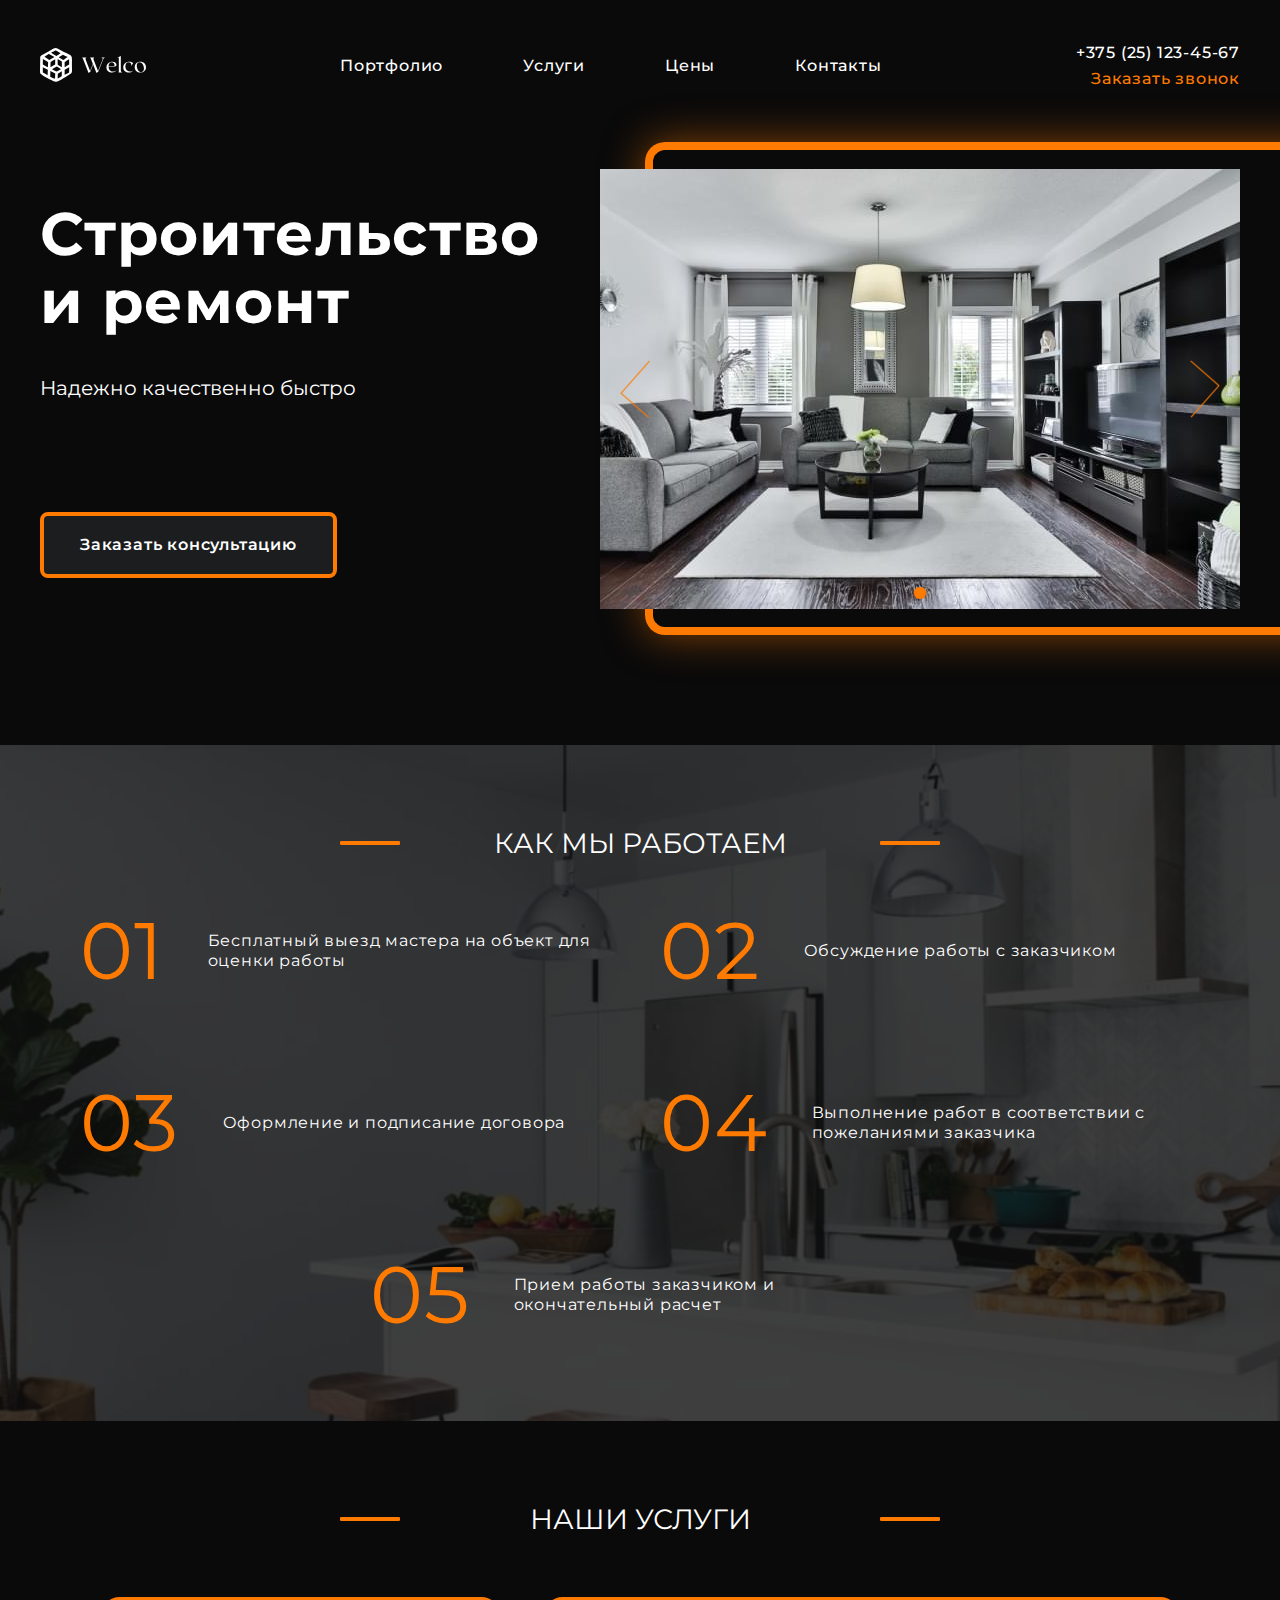
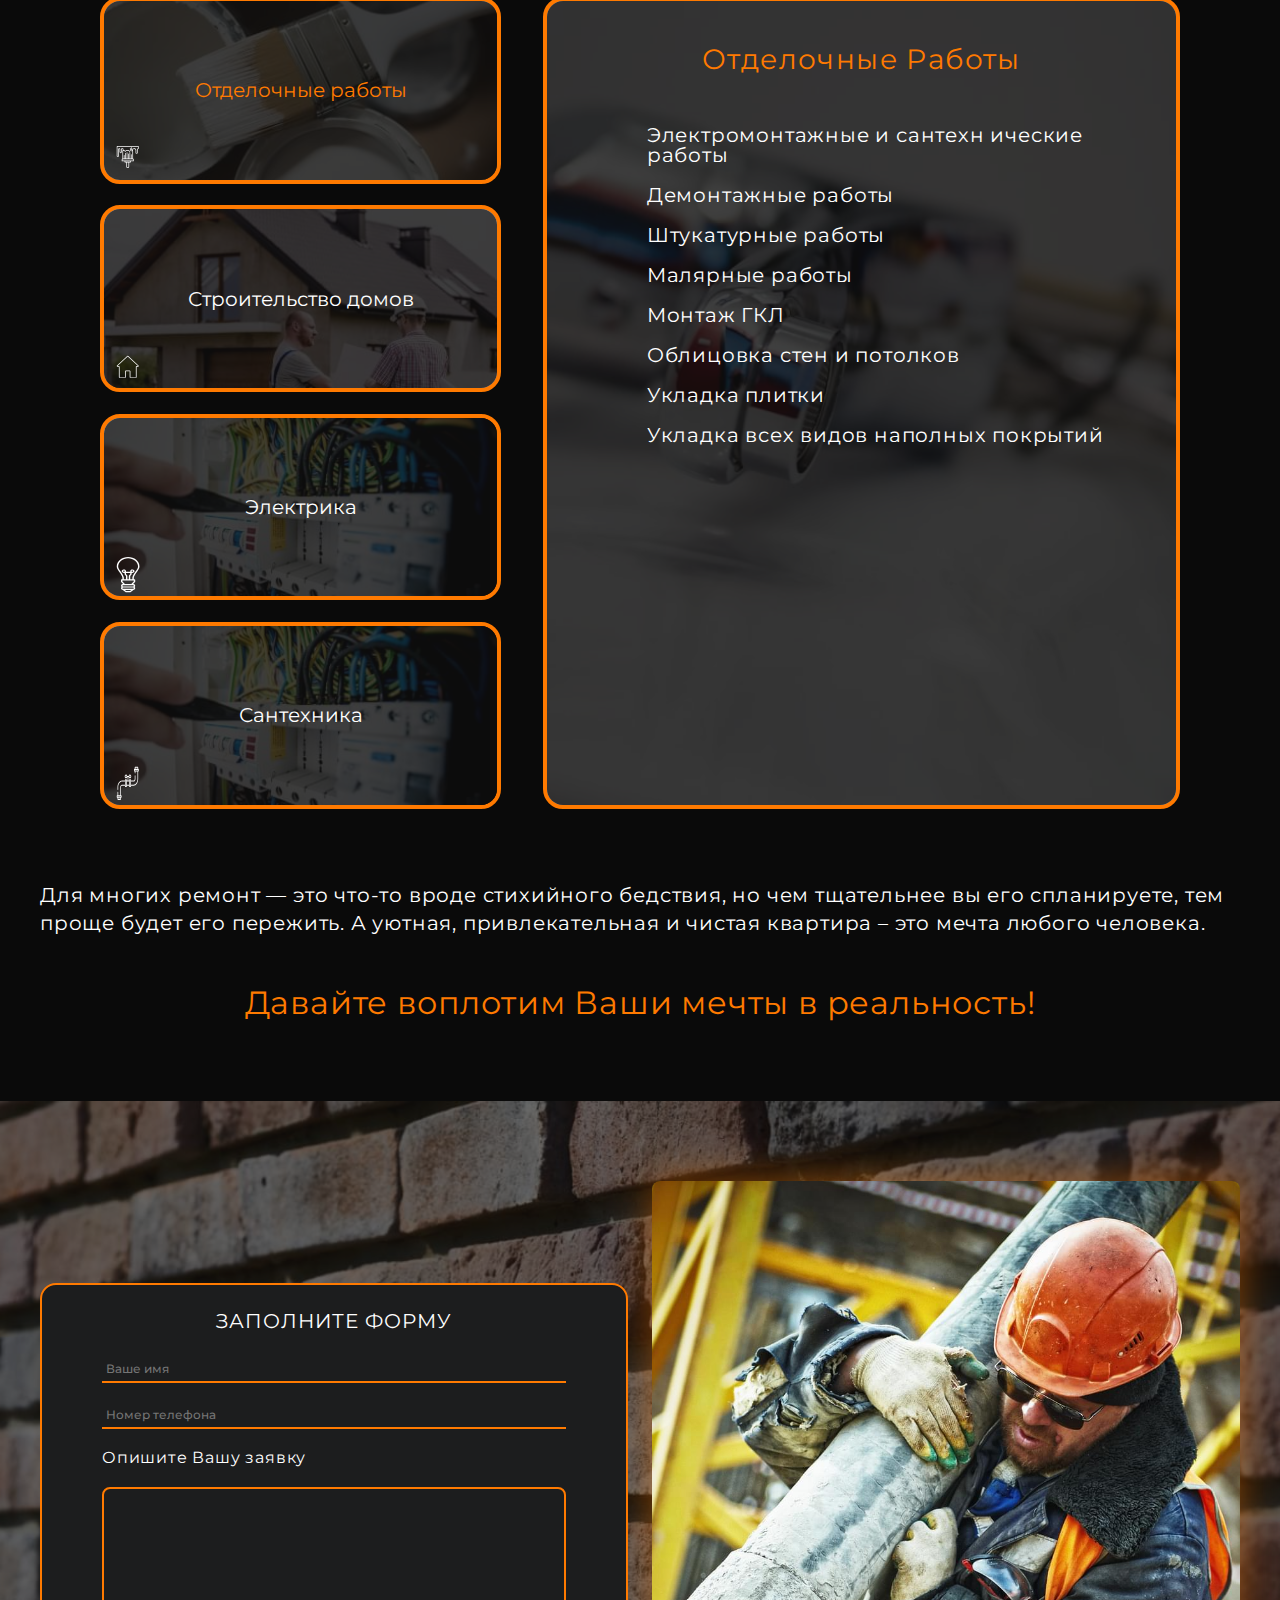
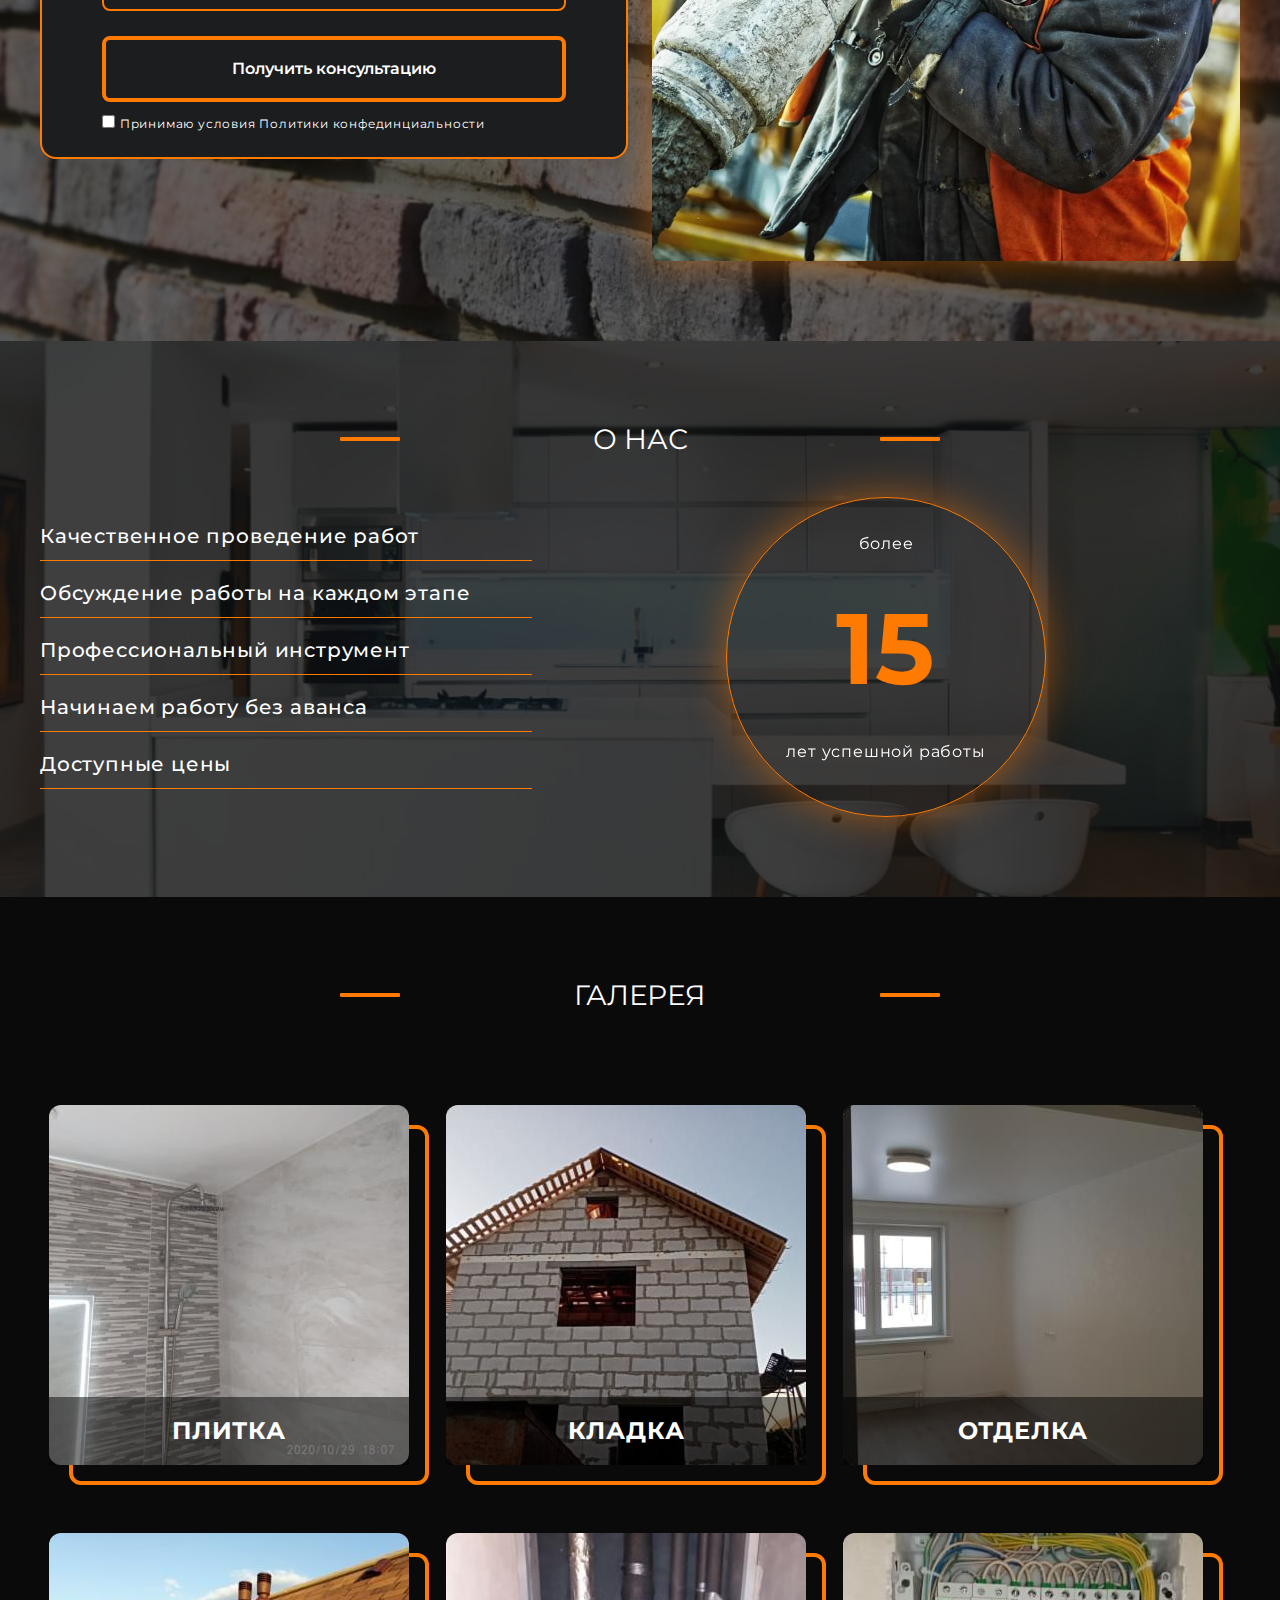
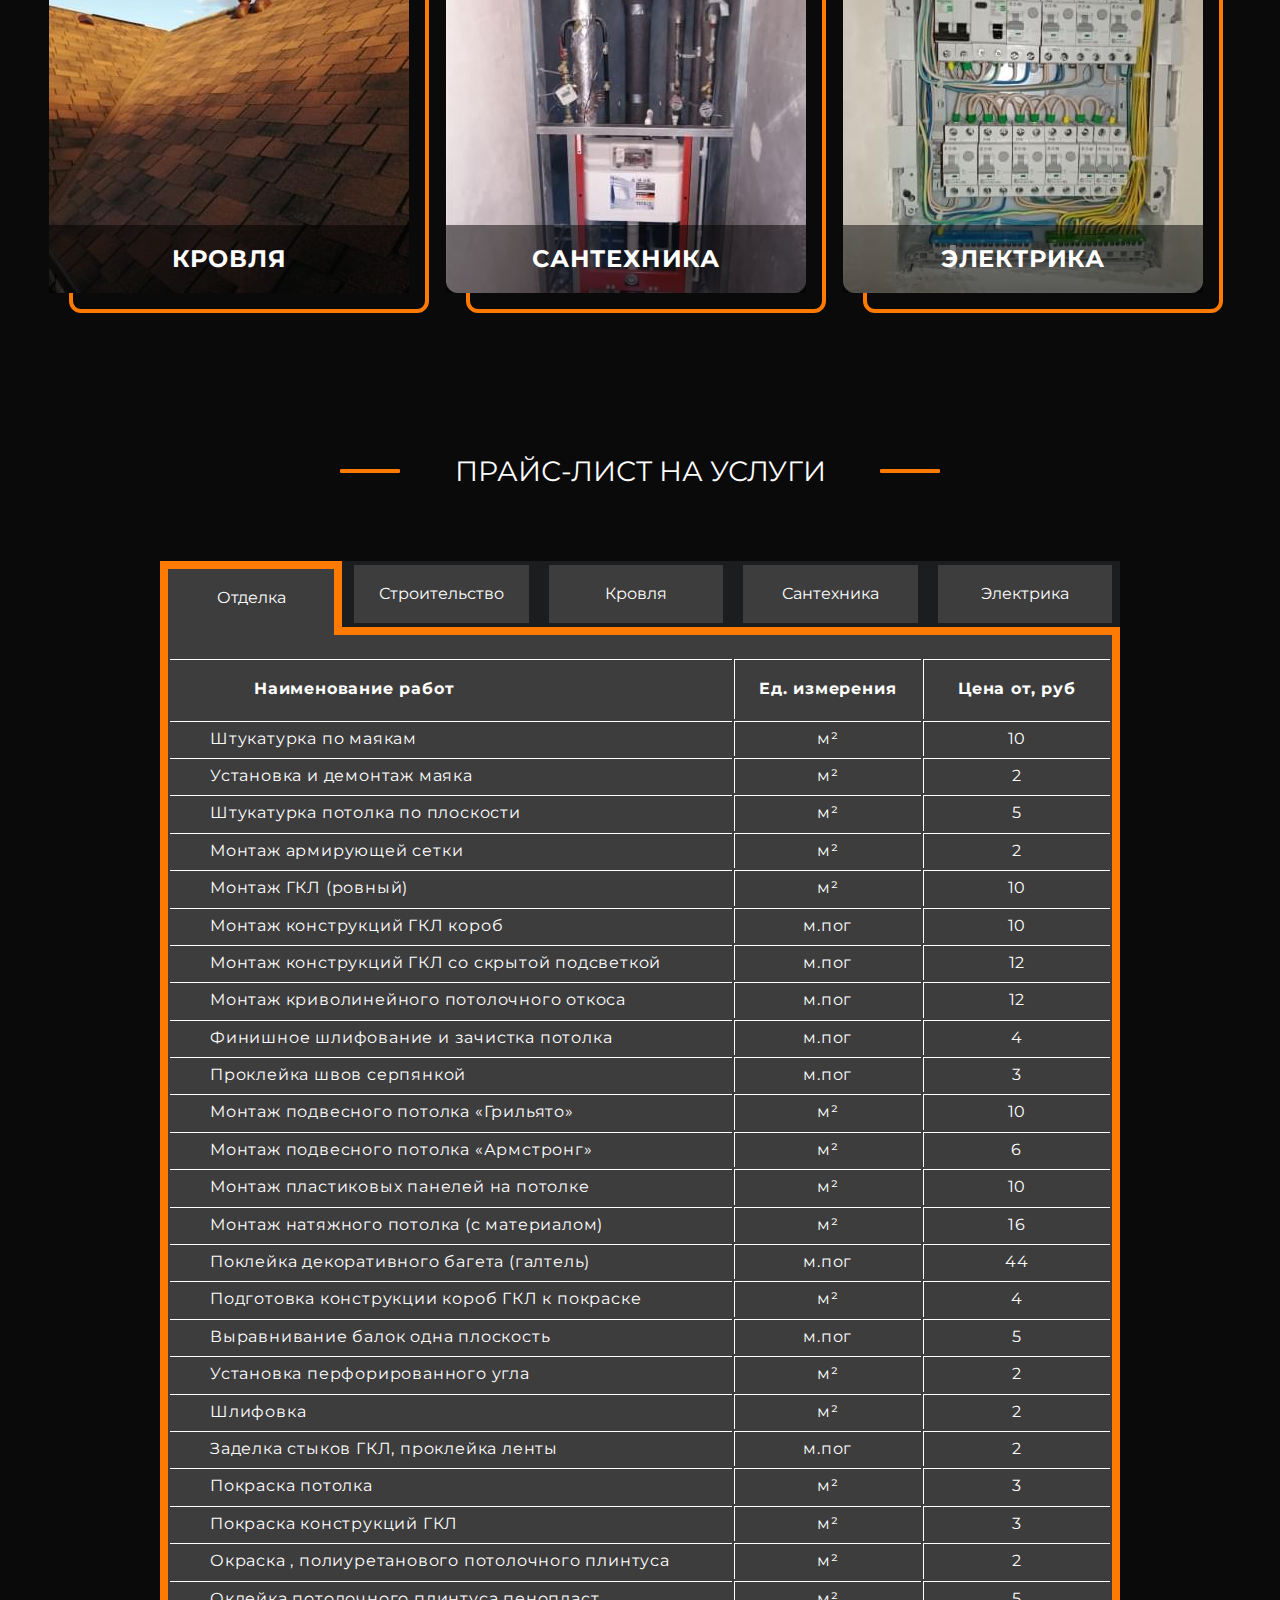
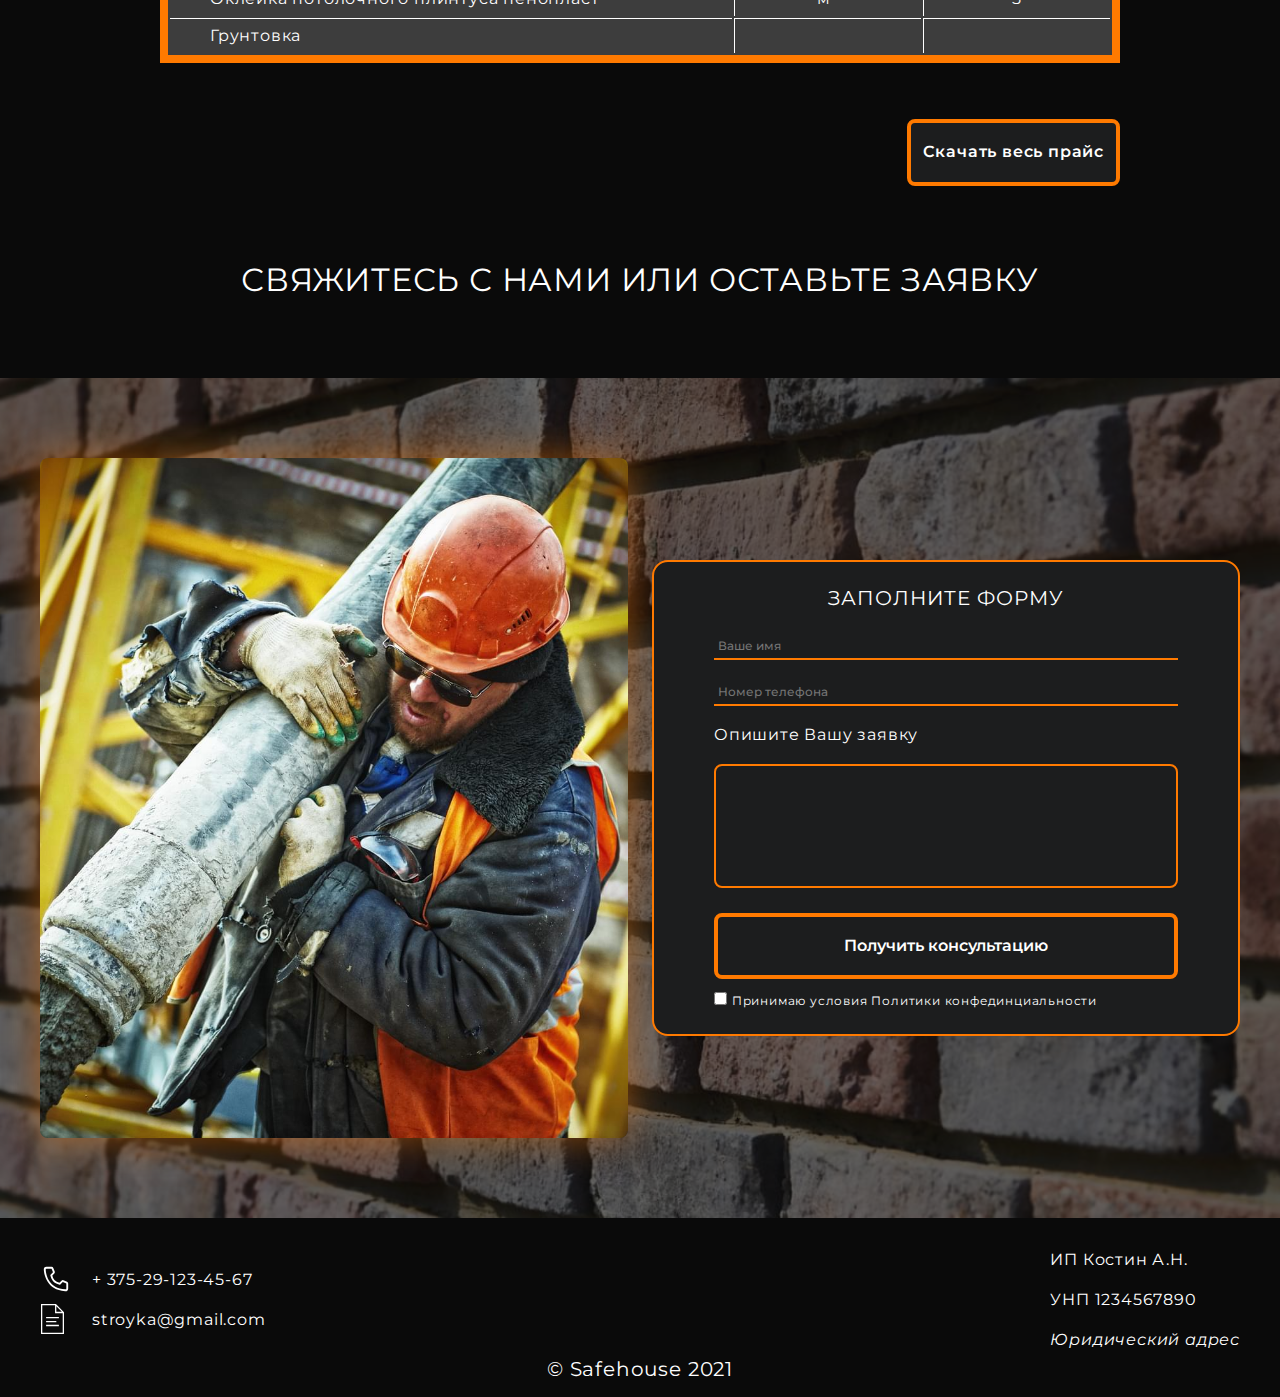
<file: Savehouse/index.html>
<!DOCTYPE html>
<html lang="ru">
<head>
	<meta charset="UTF-8">
	<meta name="viewport" content="width=device-width, initial-scale=1.0">
	<meta name="description" content="Строительная компания занимающаяся строительством домов, ремонтом квартир.">
	<title>Welco - строительная компания</title>
	<!-- <link rel="icon" href="img/favicon.ico" type="image/x-icon"> -->
	<link rel="stylesheet" href="css/style.min.css">
	<link rel="preconnect" href="https://fonts.gstatic.com">
	<link href="https://fonts.googleapis.com/css2?family=Montserrat:wght@400;500;600;700&display=swap" rel="stylesheet">
</head>

<body>

	<div class="wrapper">

		<!-- ======================= HEADER ======================= -->

<header class="header">
    <div class="container header__container">
        <div class="logo">
            <a href="#" class="logo__link">
                <svg width="106" height="34" fill="none" xmlns="http://www.w3.org/2000/svg">
                    <path
                        d="M31.966 11.414c-.086-2.75-.355-3.466-2.32-4.632-.572-.34-1.218-.682-1.909-1.05-2.016-1.078-3.26-1.636-5.233-2.548a58.52 58.52 0 01-4.562-2.33c-1.106-.631-2.185-1.43-4.378-.241a427.494 427.494 0 00-5.057 2.775A282.74 282.74 0 004.785 5.51c-.816.474-1.577.924-2.28 1.34C-.03 8.35.217 8.88.206 11.017c-.01 2.042-.054 4.09-.088 6.148C.082 19.213 0 21.252 0 23.284c0 2.54.59 2.54 2.562 4.012a20.385 20.385 0 003.662 2.213c2.632 1.332 2.027 1.096 4.381 2.278.715.359 1.57.838 2.474 1.264 2.301 1.086 3.132 1.145 5.93-.294a71.656 71.656 0 002.986-1.624c2.384-1.374 3.888-2.186 7.511-4.556 2.183-1.428 2.511-1.527 2.493-4.46-.01-1.645-.064-3.295-.092-4.951-.025-1.495.12-3.825.059-5.752zm-7.294 7.718c-.01-1.678-.029-3.338-.058-4.98.61-.45 1.269-.907 1.99-1.36.634-.4 1.601-.945 2.487-1.423.048 1.66.078 3.347.092 5.064-1.362.88-2.919 1.795-4.51 2.7zm-8.15 4.46a131.51 131.51 0 00-4.41-2.317l-.162-.082c1.6-.937 2.922-1.708 3.87-2.26l.889-.518c1.49.916 2.943 1.83 4.36 2.744l-.241.135a156.943 156.943 0 01-4.306 2.298zM6.04 12.792c.868.546 1.419.914 2.093 1.35-.084 1.664-.134 3.282-.211 5.009a133.694 133.694 0 01-5.112-2.772c.016-1.812.048-3.598.1-5.348 1.03.54 2.345 1.266 3.13 1.76zm15.792.81a363.3 363.3 0 01.03 5.546l-4.175-2.473c-.01-.869-.02-1.738-.022-2.62a310.62 310.62 0 01.012-3.061c1.418.87 2.804 1.74 4.155 2.608zm-6.648-2.26v1.594a898.352 898.352 0 01-.012 3.643 4756.965 4756.965 0 01-4.706 2.71c.04-1.78.086-3.54.148-5.277 1.797-1.053 3.272-1.913 4.304-2.514l.266-.155zm12.602-2.36a485.93 485.93 0 01-2.631 1.673c-.674.424-1.345.842-2.015 1.26l-4.437-2.628a159.453 159.453 0 004.271-2.631 46.772 46.772 0 004.812 2.326zM14.493 2.95c1.116-.66 1.653-.41 2.506.123.728.456 1.536.955 2.416 1.485l1.034.623a61.611 61.611 0 01-2.62 1.811c-.494.323-.937.602-1.454.915l-5.281-3.13c.466-.233 1.02-.516 1.799-.937a50.886 50.886 0 001.6-.89zM5.215 8.293C7.718 6.656 7.897 6.512 8.707 6.04c.088-.051.17-.1.252-.146 1.8 1.004 3.629 2.054 5.483 3.152l-1.68.97c-1.282.739-2.391 1.377-3.279 1.887-.663-.414-1.327-.827-1.995-1.247a445.705 445.705 0 01-2.984-1.898l.71-.464zM2.872 24.61a262.336 262.336 0 01-.07-5.416 176.48 176.48 0 015.013 2.514 466.64 466.64 0 00-.204 5.578 98.546 98.546 0 01-4.739-2.677zm7.383 4.029c.023-1.411.051-2.83.09-4.263.013-.447.022-.89.034-1.335 1.65.859 3.296 1.719 4.857 2.577-.029.916-.064 1.879-.106 2.646-.05.877-.066 1.736-.099 2.584a107.952 107.952 0 01-4.776-2.21zm7.445 1.846c.046-1.309.087-3.28.119-4.687a196.652 196.652 0 014.01-2.467l-.012.986a360.8 360.8 0 01-.09 3.97c-.465.252-.869.48-1.183.673-.92.557-1.87 1.066-2.844 1.526zm6.946-3.72c.02-1.683.03-3.385.03-5.106a184.08 184.08 0 014.516-2.515 275.258 275.258 0 01-.066 5.304c-1.399.75-3 1.562-4.48 2.318zM61.141 9.393h4.007v.085c-.915.257-1.502.643-2.243 2.507l-4.638 11.677-2.047 1.392.065-.45-3.18-8.077-2.765 7.134-2.047 1.393.066-.45-5.4-13.754c-.219-.558-.632-1.179-.959-1.457h5.466v.085c-1.525.129-2.396.579-1.655 2.486l4.29 11.14 2.765-7.198-1.981-5.056c-.218-.558-.632-1.179-.959-1.457h5.466v.085c-1.524.129-2.395.579-1.655 2.486l4.29 11.14 4.399-11.14c.74-1.864-.065-2.229-1.285-2.486v-.085zm15.374 12.854l.109.086c-.653 1.2-2.417 2.207-4.66 2.207-3.027 0-5.51-1.864-5.51-5.1 0-3.449 2.875-5.57 6.033-5.57 4.529 0 5.03 4.564 2.308 4.564h-6.228c.022 2.935 1.72 5.163 4.333 5.163 1.154 0 2.94-.428 3.615-1.35zm-4.812-7.991c-1.764 0-3.027 1.414-3.136 3.835l5.357-.064c1.328-.022.61-3.771-2.221-3.771zm9.124 8.056c0 1.157.152 1.757 1.241 1.992v.086h-3.44l.195-1.328V10.27c0-.857-.413-.75-1.763-.343V9.8L80.936 8l-.11.836v13.476zm8.035 2.228c-3.027 0-5.596-1.864-5.596-5.12 0-3.429 2.809-5.55 6.053-5.55 1.764 0 3.093.622 3.768 1.436l-2.025 3h-.044c.915-2.293-.218-4.093-2.352-4.071-1.96 0-3.288 1.542-3.288 4.135 0 2.956 1.742 5.227 4.399 5.227 1.045 0 2.504-.343 3.18-1.221l.108.086c-.653 1.157-2.069 2.078-4.203 2.078zm11.498-10.67c3.31 0 5.64 2.164 5.64 5.335 0 3.15-2.33 5.335-5.64 5.335-3.31 0-5.64-2.164-5.64-5.335 0-3.15 2.33-5.335 5.64-5.335zm.849 10.306c1.721 0 2.744-1.35 2.744-3.578 0-2.957-1.742-6.363-4.442-6.363-1.72 0-2.744 1.35-2.744 3.578 0 2.956 1.742 6.363 4.442 6.363z"
                        fill="#fff" />
                </svg>
            </a>
        </div>
        <nav class="menu header__menu" id="menu">
            <ul class="menu__list">
                <li class="menu__item">
                    <a href="#portfolio" class="menu__link">Портфолио</a>
                </li>
                <li class="menu__item">
                    <a href="#services" class="menu__link">Услуги</a>
                </li>
                <li class="menu__item">
                    <a href="#price" class="menu__link">Цены</a>
                </li>
                <li class="menu__item">
                    <a href="#relations-form-one" class="menu__link">Контакты</a>
                </li>
            </ul>
        </nav>
        <div class="header__contact">
            <a class="header__contact-link" href="tel:+375251234567">+375 (25) 123-45-67</a>
            <a class="header__contact-phone" href="#">Заказать звонок</a>
        </div>
        <button class="btn__burger" id="burger" aria-label="menu burger">
            <span></span>
            <span></span>
            <span></span>
        </button>
    </div>
</header>

<!-- ======================= / HEADER ======================= -->
		
		<main class="page">
			
			<!-- ======================= PROMO ======================= -->

<section class="promo">
    <div class="container promo__container">
        <div class="promo__content">
            <h1 class="title__promo">Строительство и ремонт</h1>
            <p class="promo__text">Надежно качественно быстро</p>
            <a href="#" class="btn btn__promo">Заказать консультацию </a>
        </div>
        <div class="promo__slider">
            <div class="promo__slider-container swiper-container">
                <ul class="promo__slider-list swiper-wrapper">
                    <li class="promo__slider-item swiper-slide">
                        <img class="promo__slider-img" src="img/promo/slider-1.jpg" alt="slider image">
                    </li>
                    <li class="promo__slider-item swiper-slide">
                        <img class="promo__slider-img" src="img/promo/slider-2.jpg" alt="slider image">
                    </li>
                    <li class="promo__slider-item swiper-slide">
                        <img class="promo__slider-img" src="img/promo/slider-3.jpg" alt="slider image">
                    </li>
                    <li class="promo__slider-item swiper-slide">
                        <img class="promo__slider-img" src="img/promo/slider-4.jpg" alt="slider image">
                    </li>
                    <li class="promo__slider-item swiper-slide">
                        <img class="promo__slider-img" src="img/promo/slider-5.jpg" alt="slider image">
                    </li>
                </ul>
                <button class="promo__slider-prev"></button>
                <button class="promo__slider-next"></button>
                <ul class="swiper-pagination"></ul>
            </div>
        </div>
    </div>
</section>

<!-- ======================= / PROMO ======================= -->

<!-- ======================= RULES ======================= -->

<section class="section rules">
    <div class="container">
        <h2 class="title title__rules">КАК МЫ РАБОТАЕМ</h2>
        <ul class="rules__list">
            <li class="rules__item">
                <span class="rules__item-number">01</span>
                <p class="rules__item-text">Бесплатный выезд мастера на объект для оценки работы</p>
            </li>
            <li class="rules__item">
                <span class="rules__item-number">02</span>
                <p class="rules__item-text">Обсуждение работы с заказчиком</p>
            </li>
            <li class="rules__item">
                <span class="rules__item-number">03</span>
                <p class="rules__item-text">Оформление и подписание договора</p>
            </li>
            <li class="rules__item">
                <span class="rules__item-number">04</span>
                <p class="rules__item-text">Выполнение работ в соответствии с пожеланиями заказчика</p>
            </li>
            <li class="rules__item">
                <span class="rules__item-number">05</span>
                <p class="rules__item-text">Прием работы заказчиком и окончательный расчет</p>
            </li>
        </ul>
    </div>
</section>

<!-- ======================= / RULES ======================= -->

<!-- ======================= SERVICES ======================= -->

<section class="section services" id="services">
    <div class="container">
        <h2 class="title title__services">НАШИ УСЛУГИ</h2>
        <div class="services__wrapper">
            <div class="services__left services-left">
                <ul class="services-left__list">
                    <li class="services-left__item">
                        <button type="button" class="services-left__link" data-tab-name="#tab-1">
                            <span>Отделочные работы</span>
                        </button>
                    </li>
                    <li class="services-left__item">
                        <button type="button" class="services-left__link" data-tab-name="#tab-2">
                            <span>Строительство домов</span>
                        </button>
                    </li>
                    <li class="services-left__item">
                        <button type="button" class="services-left__link" data-tab-name="#tab-3">
                            <span>Электрика</span>
                        </button>
                    </li>
                    <li class="services-left__item">
                        <button type="button" class="services-left__link" data-tab-name="#tab-4">
                            <span>Сантехника</span>
                        </button>
                    </li>
                </ul>
            </div>

            <div class="services__right services-right" id="tab-1">
                <h3 class="title title__services-right">Отделочные работы</h3>
                <ul class="services-right__list">
                    <li class="services-right__text">
                        Электромонтажные и сантехн ические работы
                    </li>
                    <li class="services-right__text">
                        Демонтажные работы
                    </li>
                    <li class="services-right__text">
                        Штукатурные работы
                    </li>
                    <li class="services-right__text">
                        Малярные работы
                    </li>
                    <li class="services-right__text">
                        Монтаж ГКЛ
                    </li>
                    <li class="services-right__text">
                        Облицовка стен и потолков
                    </li>
                    <li class="services-right__text">
                        Укладка плитки
                    </li>
                    <li class="services-right__text">
                        Укладка всех видов наполных покрытий
                    </li>
                </ul>
            </div>

            <div class="services__right services-right" id="tab-2">
                <h3 class="title title__services-right">Строительство домов</h3>
                <ul class="services-right__list">
                    <li class="services-right__text">
                        Профессиональная укладка блоков ПГС
                    </li>
                    <li class="services-right__text">
                        Укладка кирпича
                    </li>
                    <li class="services-right__text">
                        Укладка пазогребневых плит
                    </li>
                    <li class="services-right__text">
                        Монтаж плит
                    </li>
                    <li class="services-right__text">
                        Установка вентиляционных каналов
                    </li>
                    <li class="services-right__text">
                        Установка перегородок
                    </li>
                    <li class="services-right__text">
                        Изготовление монолитного пола
                    </li>
                    <li class="services-right__text">
                        монтаж балок и пермычек
                    </li>
                    <li class="services-right__text">
                        Монтаж перекрытий
                    </li>
                    <li class="services-right__text">
                        Кровельные работы любой сложности
                    </li>
                </ul>
            </div>

            <div class="services__right services-right" id="tab-3">
                <h3 class="title title__services-right">Электрика</h3>
                <ul class="services-right__list">
                    <li class="services-right__text">
                        Замена розеток и выключателей
                    </li>
                    <li class="services-right__text">
                        Перенос розеток и выключателей
                    </li>
                    <li class="services-right__text">
                        Замена электропроводки
                    </li>
                    <li class="services-right__text">
                        Сборка электросчетчиков
                    </li>
                    <li class="services-right__text">
                        Установка электросчетчиков
                    </li>
                </ul>
            </div>

            <div class="services__right services-right" id="tab-4">
                <h3 class="title title__services-right">Сантехника</h3>
                <ul class="services-right__list">
                    <li class="services-right__text">
                        Перенос и установка счетчиков
                    </li>
                    <li class="services-right__text">
                        Монтаж и ремонт водопровода
                    </li>
                    <li class="services-right__text">
                        Монтаж отопления
                    </li>
                    <li class="services-right__text">
                        Монтаж канализации
                    </li>
                    <li class="services-right__text">
                        Замена и перенос полотенцесушителя
                    </li>
                    <li class="services-right__text">
                        Установка кранов на полотенцесушитель
                    </li>
                    <li class="services-right__text">
                        Установка инсталляций
                    </li>
                    <li class="services-right__text">
                        Установка всех видов сантех оборудования
                    </li>
                    <li class="services-right__text">
                        Замена батарей отопления
                    </li>
                    <li class="services-right__text">
                        Замена и демонтаж радиатора отопления
                    </li>
                    <li class="services-right__text">
                        Замена труб в ванной и туалете
                    </li>
                    <li class="services-right__text">
                        Замена труб в ванной
                    </li>
                    <li class="services-right__text">
                        Замена труб на пластиковые
                    </li>
                    <li class="services-right__text">
                        Монтаж трубопроводов ПВХ
                    </li>
                    <li class="services-right__text">
                        Замена и демонтаж радиатора отопления
                    </li>
                </ul>
            </div>

        </div>
        <div class="services__bottom">
            <p class="services__bottom-text">
                Для многих ремонт — это что-то вроде стихийного бедствия, но чем тщательнее вы его спланируете, тем
                проще
                будет его пережить. А уютная, привлекательная и чистая квартира – это мечта любого человека.
            </p>
            <span class="services__bottom-slogan">Давайте воплотим Ваши мечты в реальность!</span>
        </div>
    </div>
</section>

<!-- ======================= / SERVICES ======================= -->

<!-- ======================= RELATIONS ======================= -->

<section class="section relations" id="relations-form-one">
    <div class="container relations__container">
        <form class="form" action="#">
            <h2 class="title__relations">
                Заполните форму
            </h2>
            <label class="visually-hidden" for="relations-form-name">Ваше имя</label>
            <input class="form__input form__input-name" name="name" id="relations-form-name" type="text"
                placeholder="Ваше имя">
            <label class="visually-hidden" for="relations-form-phone">Номер телефона</label>
            <input class="form__input form__input-phone" name="phone" id="relations-form-phone" type="number"
                placeholder="Номер телефона">
            <label class="form__textarea-title" for="relations-form-phone">Опишите Вашу заявку</label>
            <textarea class="form__input form__input-text" name="text"></textarea>
            <button class="btn btn__form">Получить консультацию</button>
            <input class="form__checkbox" name="policy" type="checkbox">
            <a href="policy.html" class="form__link">Принимаю условия Политики конфединциальности</a>
        </form>
        <div class="relations__img">
            <img class="gallery__image" src="img/relations/photo.jpg" alt="Employee photo">
        </div>
    </div>
</section>

<!-- ======================= / RELATIONS ======================= -->

<!-- ======================= ABOUT ======================= -->

<section class="section about">
    <div class="container">
        <h2 class="title title__about">о нас</h2>
        <div class="about__wrapper">
            <div class="about__content">
                <ul class="about__content-list">
                    <li class="about__content-item">
                        Качественное проведение работ
                    </li>
                    <li class="about__content-item">
                        Обсуждение работы на каждом этапе
                    </li>
                    <li class="about__content-item">
                        Профессиональный инструмент
                    </li>
                    <li class="about__content-item">
                        Начинаем работу без аванса
                    </li>
                    <li class="about__content-item">
                        Доступные цены
                    </li>
                </ul>
            </div>
            <div class="about__slider swiper-container">
                <ul class="about__slider-list swiper-wrapper">
                    <li class="about__slider-item swiper-slide">
                        <span class="about__slider-text">более</span>
                        <span class="about__slider-number">15</span>
                        <span class="about__slider-text">лет успешной работы</span>
                    </li>
                    <li class="about__slider-item swiper-slide">
                        <span class="about__slider-text">более</span>
                        <span class="about__slider-number">1000</span>
                        <span class="about__slider-text">м2 готовых объектов</span>
                    </li>
                    <li class="about__slider-item swiper-slide">
                        <span class="about__slider-text">более</span>
                        <span class="about__slider-number">500</span>
                        <span class="about__slider-text">довольных клиентов</span>
                    </li>
                </ul>
            </div>
        </div>
    </div>
</section>

<!-- ======================= / ABOUT ======================= -->

<!-- ======================= GALLERY ======================= -->

<section class="section gallery" id="portfolio">
    <div class="container">
        <h2 class="title title__gallery">галерея</h2>
        <ul class="gallery__list">
            <li class="gallery__item">
                <a href="#" class="gallery__item-link">
                    <h3 class="gallery__item-title">плитка</h3>
                    <div class="gallery__item-img">
                        <img class="gallery__image" src="img/gallery/photo-1.jpg" alt="ПЛИТКА">
                    </div>
                </a>
            </li>
            <li class="gallery__item">
                <a href="#" class="gallery__item-link">
                    <h3 class="gallery__item-title">кладка</h3>
                    <div class="gallery__item-img">
                        <img class="gallery__image" src="img/gallery/photo-2.jpg" alt="КЛАДКА">
                    </div>
                </a>
            </li>
            <li class="gallery__item">
                <a href="#" class="gallery__item-link">
                    <h3 class="gallery__item-title">отделка</h3>
                    <div class="gallery__item-img">
                        <img class="gallery__image" src="img/gallery/photo-3.jpg" alt="ОТДЕЛКА">
                    </div>
                </a>
            </li>
            <li class="gallery__item">
                <a href="#" class="gallery__item-link">
                    <h3 class="gallery__item-title">кровля</h3>
                    <div class="gallery__item-img">
                        <img class="gallery__image" src="img/gallery/photo-4.jpg" alt="кровля">
                    </div>
                </a>
            </li>
            <li class="gallery__item">
                <a href="#" class="gallery__item-link">
                    <h3 class="gallery__item-title">сантехника</h3>
                    <div class="gallery__item-img">
                        <img class="gallery__image" src="img/gallery/photo-5.jpg" alt="сантехника">
                    </div>
                </a>
            </li>
            <li class="gallery__item">
                <a href="#" class="gallery__item-link">
                    <h3 class="gallery__item-title">электрика</h3>
                    <div class="gallery__item-img">
                        <img class="gallery__image" src="img/gallery/photo-6.jpg" alt="электрика">
                    </div>
                </a>
            </li>
        </ul>
    </div>
</section>

<!-- ======================= / GALLERY ======================= -->

<!--  ======================= PRICE =======================  -->

<section class="section price" id="price">
    <div class="container">
        <h2 class="title title__price">ПРАЙС-ЛИСТ НА УСЛУГИ</h2>
        <div class="price__wrapper">
            <ul class="price__tabs">
                <li class="price__tabs-item" data-tab-name="#price-tab-1">
                    <button type="button" class="price__tabs-link">Отделка</button>
                </li>
                <li class="price__tabs-item" data-tab-name="#price-tab-2">
                    <button type="button" class="price__tabs-link">Строительство</button>
                </li>
                <li class="price__tabs-item" data-tab-name="#price-tab-3">
                    <button type="button" class="price__tabs-link">Кровля</button>
                </li>
                <li class="price__tabs-item" data-tab-name="#price-tab-4">
                    <button type="button" class="price__tabs-link">Сантехника</button>
                </li>
                <li class="price__tabs-item" data-tab-name="#price-tab-5">
                    <button type="button" class="price__tabs-link">Электрика</button>
                </li>
            </ul>

            <table class="price__table" id="price-tab-1">
                <caption class="visually-hidden">Прайс лист Отделка</caption>
                <tr class="price__table-row">
                    <th class="price__table-title">Наименование работ</th>
                    <th class="price__table-title">Ед. измерения</th>
                    <th class="price__table-title">Цена от, руб</th>
                </tr>
                <tr class="price__table-row">
                    <td class="price__table-column"> Штукатурка по маякам </td>
                    <td class="price__table-column">м²</td>
                    <td class="price__table-column">10</td>
                </tr>
                <tr class="price__table-row">
                    <td class="price__table-column">Установка и демонтаж маяка</td>
                    <td class="price__table-column">м²</td>
                    <td class="price__table-column">2</td>
                </tr>
                <tr class="price__table-row">
                    <td class="price__table-column"> Штукатурка потолка по плоскости</td>
                    <td class="price__table-column">м²</td>
                    <td class="price__table-column">5</td>
                </tr>
                <tr class="price__table-row">
                    <td class="price__table-column"> Монтаж армирующей сетки</td>
                    <td class="price__table-column">м²</td>
                    <td class="price__table-column">2</td>
                </tr>
                <tr class="price__table-row">
                    <td class="price__table-column"> Монтаж ГКЛ (ровный)</td>
                    <td class="price__table-column">м²</td>
                    <td class="price__table-column">10</td>
                </tr>
                <tr class="price__table-row">
                    <td class="price__table-column"> Монтаж конструкций ГКЛ короб</td>
                    <td class="price__table-column">м.пог</td>
                    <td class="price__table-column">10</td>
                </tr>
                <tr class="price__table-row">
                    <td class="price__table-column"> Монтаж конструкций ГКЛ со скрытой подсветкой</td>
                    <td class="price__table-column">м.пог</td>
                    <td class="price__table-column">12</td>
                </tr>
                <tr class="price__table-row">
                    <td class="price__table-column"> Монтаж криволинейного потолочного откоса</td>
                    <td class="price__table-column">м.пог</td>
                    <td class="price__table-column">12</td>
                </tr>
                <tr class="price__table-row">
                    <td class="price__table-column"> Финишное шлифование и зачистка потолка</td>
                    <td class="price__table-column">м.пог</td>
                    <td class="price__table-column">4</td>
                </tr>
                <tr class="price__table-row">
                    <td class="price__table-column"> Проклейка швов серпянкой</td>
                    <td class="price__table-column">м.пог</td>
                    <td class="price__table-column">3</td>
                </tr>
                <tr class="price__table-row">
                    <td class="price__table-column"> Монтаж подвесного потолка «Грильято»</td>
                    <td class="price__table-column">м²</td>
                    <td class="price__table-column">10</td>
                </tr>
                <tr class="price__table-row">
                    <td class="price__table-column"> Монтаж подвесного потолка «Армстронг»</td>
                    <td class="price__table-column">м²</td>
                    <td class="price__table-column">6</td>
                </tr>
                <tr class="price__table-row">
                    <td class="price__table-column"> Монтаж пластиковых панелей на потолке</td>
                    <td class="price__table-column">м²</td>
                    <td class="price__table-column">10</td>
                </tr>
                <tr class="price__table-row">
                    <td class="price__table-column"> Монтаж натяжного потолка (с материалом)</td>
                    <td class="price__table-column">м²</td>
                    <td class="price__table-column">16</td>
                </tr>
                <tr class="price__table-row">
                    <td class="price__table-column"> Поклейка декоративного багета (галтель)</td>
                    <td class="price__table-column">м.пог</td>
                    <td class="price__table-column">44</td>
                </tr>
                <tr class="price__table-row">
                    <td class="price__table-column"> Подготовка конструкции короб ГКЛ к покраске</td>
                    <td class="price__table-column">м²</td>
                    <td class="price__table-column">4</td>
                </tr>
                <tr class="price__table-row">
                    <td class="price__table-column"> Выравнивание балок одна плоскость</td>
                    <td class="price__table-column">м.пог</td>
                    <td class="price__table-column">5</td>
                </tr>
                <tr class="price__table-row">
                    <td class="price__table-column"> Установка перфорированного угла</td>
                    <td class="price__table-column">м²</td>
                    <td class="price__table-column">2</td>
                </tr>
                <tr class="price__table-row">
                    <td class="price__table-column"> Шлифовка</td>
                    <td class="price__table-column">м²</td>
                    <td class="price__table-column">2</td>
                </tr>
                <tr class="price__table-row">
                    <td class="price__table-column"> Заделка стыков ГКЛ, проклейка ленты</td>
                    <td class="price__table-column">м.пог</td>
                    <td class="price__table-column">2</td>
                </tr>
                <tr class="price__table-row">
                    <td class="price__table-column"> Покраска потолка</td>
                    <td class="price__table-column">м²</td>
                    <td class="price__table-column">3</td>
                </tr>
                <tr class="price__table-row">
                    <td class="price__table-column"> Покраска конструкций ГКЛ</td>
                    <td class="price__table-column">м²</td>
                    <td class="price__table-column">3</td>
                </tr>
                <tr class="price__table-row">
                    <td class="price__table-column"> Окраска , полиуретанового потолочного плинтуса</td>
                    <td class="price__table-column">м²</td>
                    <td class="price__table-column">2</td>
                </tr>
                <tr class="price__table-row">
                    <td class="price__table-column"> Оклейка потолочного плинтуса пенопласт</td>
                    <td class="price__table-column">м²</td>
                    <td class="price__table-column">5</td>
                </tr>
                <tr class="price__table-row">
                    <td class="price__table-column"> Грунтовка</td>
                    <td class="price__table-column"></td>
                    <td class="price__table-column"></td>
                </tr>
            </table>

            <table class="price__table" id="price-tab-2">
                <caption class="visually-hidden">Прайс лист Отделка</caption>
                <tr class="price__table-row">
                    <th class="price__table-title">Наименование работ</th>
                    <th class="price__table-title">Ед. измерения</th>
                    <th class="price__table-title">Цена от, руб</th>
                </tr>
                <tr class="price__table-row">
                    <td class="price__table-column">Установка и демонтаж маяка</td>
                    <td class="price__table-column">м²</td>
                    <td class="price__table-column">2</td>
                </tr>
                <tr class="price__table-row">
                    <td class="price__table-column"> Штукатурка потолка по плоскости</td>
                    <td class="price__table-column">м²</td>
                    <td class="price__table-column">5</td>
                </tr>
                <tr class="price__table-row">
                    <td class="price__table-column"> Монтаж армирующей сетки</td>
                    <td class="price__table-column">м²</td>
                    <td class="price__table-column">2</td>
                </tr>
                <tr class="price__table-row">
                    <td class="price__table-column"> Монтаж ГКЛ (ровный)</td>
                    <td class="price__table-column">м²</td>
                    <td class="price__table-column">10</td>
                </tr>
                <tr class="price__table-row">
                    <td class="price__table-column"> Монтаж конструкций ГКЛ короб</td>
                    <td class="price__table-column">м.пог</td>
                    <td class="price__table-column">10</td>
                </tr>
                <tr class="price__table-row">
                    <td class="price__table-column"> Монтаж конструкций ГКЛ со скрытой подсветкой</td>
                    <td class="price__table-column">м.пог</td>
                    <td class="price__table-column">12</td>
                </tr>
                <tr class="price__table-row">
                    <td class="price__table-column"> Монтаж криволинейного потолочного откоса</td>
                    <td class="price__table-column">м.пог</td>
                    <td class="price__table-column">12</td>
                </tr>
                <tr class="price__table-row">
                    <td class="price__table-column"> Финишное шлифование и зачистка потолка</td>
                    <td class="price__table-column">м.пог</td>
                    <td class="price__table-column">4</td>
                </tr>
                <tr class="price__table-row">
                    <td class="price__table-column"> Проклейка швов серпянкой</td>
                    <td class="price__table-column">м.пог</td>
                    <td class="price__table-column">3</td>
                </tr>
                <tr class="price__table-row">
                    <td class="price__table-column"> Монтаж подвесного потолка «Грильято»</td>
                    <td class="price__table-column">м²</td>
                    <td class="price__table-column">10</td>
                </tr>
                <tr class="price__table-row">
                    <td class="price__table-column"> Монтаж подвесного потолка «Армстронг»</td>
                    <td class="price__table-column">м²</td>
                    <td class="price__table-column">6</td>
                </tr>
                <tr class="price__table-row">
                    <td class="price__table-column"> Монтаж пластиковых панелей на потолке</td>
                    <td class="price__table-column">м²</td>
                    <td class="price__table-column">10</td>
                </tr>
                <tr class="price__table-row">
                    <td class="price__table-column"> Монтаж натяжного потолка (с материалом)</td>
                    <td class="price__table-column">м²</td>
                    <td class="price__table-column">16</td>
                </tr>
                <tr class="price__table-row">
                    <td class="price__table-column"> Поклейка декоративного багета (галтель)</td>
                    <td class="price__table-column">м.пог</td>
                    <td class="price__table-column">44</td>
                </tr>
                <tr class="price__table-row">
                    <td class="price__table-column"> Подготовка конструкции короб ГКЛ к покраске</td>
                    <td class="price__table-column">м²</td>
                    <td class="price__table-column">4</td>
                </tr>
                <tr class="price__table-row">
                    <td class="price__table-column"> Выравнивание балок одна плоскость</td>
                    <td class="price__table-column">м.пог</td>
                    <td class="price__table-column">5</td>
                </tr>
                <tr class="price__table-row">
                    <td class="price__table-column"> Установка перфорированного угла</td>
                    <td class="price__table-column">м²</td>
                    <td class="price__table-column">2</td>
                </tr>
                <tr class="price__table-row">
                    <td class="price__table-column"> Шлифовка</td>
                    <td class="price__table-column">м²</td>
                    <td class="price__table-column">2</td>
                </tr>
                <tr class="price__table-row">
                    <td class="price__table-column"> Заделка стыков ГКЛ, проклейка ленты</td>
                    <td class="price__table-column">м.пог</td>
                    <td class="price__table-column">2</td>
                </tr>
                <tr class="price__table-row">
                    <td class="price__table-column"> Покраска потолка</td>
                    <td class="price__table-column">м²</td>
                    <td class="price__table-column">3</td>
                </tr>
                <tr class="price__table-row">
                    <td class="price__table-column"> Покраска конструкций ГКЛ</td>
                    <td class="price__table-column">м²</td>
                    <td class="price__table-column">3</td>
                </tr>
                <tr class="price__table-row">
                    <td class="price__table-column"> Окраска , полиуретанового потолочного плинтуса</td>
                    <td class="price__table-column">м²</td>
                    <td class="price__table-column">2</td>
                </tr>
                <tr class="price__table-row">
                    <td class="price__table-column"> Оклейка потолочного плинтуса пенопласт</td>
                    <td class="price__table-column">м²</td>
                    <td class="price__table-column">5</td>
                </tr>
                <tr class="price__table-row">
                    <td class="price__table-column"> Грунтовка</td>
                    <td class="price__table-column"></td>
                    <td class="price__table-column"></td>
                </tr>
            </table>

            <table class="price__table" id="price-tab-3">
                <caption class="visually-hidden">Прайс лист Отделка</caption>
                <tr class="price__table-row">
                    <th class="price__table-title">Наименование работ</th>
                    <th class="price__table-title">Ед. измерения</th>
                    <th class="price__table-title">Цена от, руб</th>
                </tr>
                <tr class="price__table-row">
                    <td class="price__table-column"> Штукатурка по маякам </td>
                    <td class="price__table-column">м²</td>
                    <td class="price__table-column">10</td>
                </tr>
                <tr class="price__table-row">
                    <td class="price__table-column"> Штукатурка потолка по плоскости</td>
                    <td class="price__table-column">м²</td>
                    <td class="price__table-column">5</td>
                </tr>
                <tr class="price__table-row">
                    <td class="price__table-column"> Монтаж армирующей сетки</td>
                    <td class="price__table-column">м²</td>
                    <td class="price__table-column">2</td>
                </tr>
                <tr class="price__table-row">
                    <td class="price__table-column"> Монтаж ГКЛ (ровный)</td>
                    <td class="price__table-column">м²</td>
                    <td class="price__table-column">10</td>
                </tr>
                <tr class="price__table-row">
                    <td class="price__table-column"> Монтаж конструкций ГКЛ короб</td>
                    <td class="price__table-column">м.пог</td>
                    <td class="price__table-column">10</td>
                </tr>
                <tr class="price__table-row">
                    <td class="price__table-column"> Монтаж конструкций ГКЛ со скрытой подсветкой</td>
                    <td class="price__table-column">м.пог</td>
                    <td class="price__table-column">12</td>
                </tr>
                <tr class="price__table-row">
                    <td class="price__table-column"> Монтаж криволинейного потолочного откоса</td>
                    <td class="price__table-column">м.пог</td>
                    <td class="price__table-column">12</td>
                </tr>
                <tr class="price__table-row">
                    <td class="price__table-column"> Финишное шлифование и зачистка потолка</td>
                    <td class="price__table-column">м.пог</td>
                    <td class="price__table-column">4</td>
                </tr>
                <tr class="price__table-row">
                    <td class="price__table-column"> Проклейка швов серпянкой</td>
                    <td class="price__table-column">м.пог</td>
                    <td class="price__table-column">3</td>
                </tr>
                <tr class="price__table-row">
                    <td class="price__table-column"> Монтаж подвесного потолка «Грильято»</td>
                    <td class="price__table-column">м²</td>
                    <td class="price__table-column">10</td>
                </tr>
                <tr class="price__table-row">
                    <td class="price__table-column"> Монтаж подвесного потолка «Армстронг»</td>
                    <td class="price__table-column">м²</td>
                    <td class="price__table-column">6</td>
                </tr>
                <tr class="price__table-row">
                    <td class="price__table-column"> Монтаж пластиковых панелей на потолке</td>
                    <td class="price__table-column">м²</td>
                    <td class="price__table-column">10</td>
                </tr>
                <tr class="price__table-row">
                    <td class="price__table-column"> Монтаж натяжного потолка (с материалом)</td>
                    <td class="price__table-column">м²</td>
                    <td class="price__table-column">16</td>
                </tr>
                <tr class="price__table-row">
                    <td class="price__table-column"> Поклейка декоративного багета (галтель)</td>
                    <td class="price__table-column">м.пог</td>
                    <td class="price__table-column">44</td>
                </tr>
                <tr class="price__table-row">
                    <td class="price__table-column"> Подготовка конструкции короб ГКЛ к покраске</td>
                    <td class="price__table-column">м²</td>
                    <td class="price__table-column">4</td>
                </tr>
                <tr class="price__table-row">
                    <td class="price__table-column"> Выравнивание балок одна плоскость</td>
                    <td class="price__table-column">м.пог</td>
                    <td class="price__table-column">5</td>
                </tr>
                <tr class="price__table-row">
                    <td class="price__table-column"> Установка перфорированного угла</td>
                    <td class="price__table-column">м²</td>
                    <td class="price__table-column">2</td>
                </tr>
                <tr class="price__table-row">
                    <td class="price__table-column"> Шлифовка</td>
                    <td class="price__table-column">м²</td>
                    <td class="price__table-column">2</td>
                </tr>
                <tr class="price__table-row">
                    <td class="price__table-column"> Заделка стыков ГКЛ, проклейка ленты</td>
                    <td class="price__table-column">м.пог</td>
                    <td class="price__table-column">2</td>
                </tr>
                <tr class="price__table-row">
                    <td class="price__table-column"> Покраска потолка</td>
                    <td class="price__table-column">м²</td>
                    <td class="price__table-column">3</td>
                </tr>
                <tr class="price__table-row">
                    <td class="price__table-column"> Покраска конструкций ГКЛ</td>
                    <td class="price__table-column">м²</td>
                    <td class="price__table-column">3</td>
                </tr>
                <tr class="price__table-row">
                    <td class="price__table-column"> Окраска , полиуретанового потолочного плинтуса</td>
                    <td class="price__table-column">м²</td>
                    <td class="price__table-column">2</td>
                </tr>
                <tr class="price__table-row">
                    <td class="price__table-column"> Оклейка потолочного плинтуса пенопласт</td>
                    <td class="price__table-column">м²</td>
                    <td class="price__table-column">5</td>
                </tr>
                <tr class="price__table-row">
                    <td class="price__table-column"> Грунтовка</td>
                    <td class="price__table-column"></td>
                    <td class="price__table-column"></td>
                </tr>
            </table>

            <table class="price__table" id="price-tab-4">
                <caption class="visually-hidden">Прайс лист Отделка</caption>
                <tr class="price__table-row">
                    <th class="price__table-title">Наименование работ</th>
                    <th class="price__table-title">Ед. измерения</th>
                    <th class="price__table-title">Цена от, руб</th>
                </tr>
                <tr class="price__table-row">
                    <td class="price__table-column"> Штукатурка по маякам </td>
                    <td class="price__table-column">м²</td>
                    <td class="price__table-column">10</td>
                </tr>
                <tr class="price__table-row">
                    <td class="price__table-column">Установка и демонтаж маяка</td>
                    <td class="price__table-column">м²</td>
                    <td class="price__table-column">2</td>
                </tr>
                <tr class="price__table-row">
                    <td class="price__table-column"> Монтаж армирующей сетки</td>
                    <td class="price__table-column">м²</td>
                    <td class="price__table-column">2</td>
                </tr>
                <tr class="price__table-row">
                    <td class="price__table-column"> Монтаж ГКЛ (ровный)</td>
                    <td class="price__table-column">м²</td>
                    <td class="price__table-column">10</td>
                </tr>
                <tr class="price__table-row">
                    <td class="price__table-column"> Монтаж конструкций ГКЛ короб</td>
                    <td class="price__table-column">м.пог</td>
                    <td class="price__table-column">10</td>
                </tr>
                <tr class="price__table-row">
                    <td class="price__table-column"> Монтаж конструкций ГКЛ со скрытой подсветкой</td>
                    <td class="price__table-column">м.пог</td>
                    <td class="price__table-column">12</td>
                </tr>
                <tr class="price__table-row">
                    <td class="price__table-column"> Монтаж криволинейного потолочного откоса</td>
                    <td class="price__table-column">м.пог</td>
                    <td class="price__table-column">12</td>
                </tr>
                <tr class="price__table-row">
                    <td class="price__table-column"> Финишное шлифование и зачистка потолка</td>
                    <td class="price__table-column">м.пог</td>
                    <td class="price__table-column">4</td>
                </tr>
                <tr class="price__table-row">
                    <td class="price__table-column"> Проклейка швов серпянкой</td>
                    <td class="price__table-column">м.пог</td>
                    <td class="price__table-column">3</td>
                </tr>
                <tr class="price__table-row">
                    <td class="price__table-column"> Монтаж подвесного потолка «Грильято»</td>
                    <td class="price__table-column">м²</td>
                    <td class="price__table-column">10</td>
                </tr>
                <tr class="price__table-row">
                    <td class="price__table-column"> Монтаж подвесного потолка «Армстронг»</td>
                    <td class="price__table-column">м²</td>
                    <td class="price__table-column">6</td>
                </tr>
                <tr class="price__table-row">
                    <td class="price__table-column"> Монтаж пластиковых панелей на потолке</td>
                    <td class="price__table-column">м²</td>
                    <td class="price__table-column">10</td>
                </tr>
                <tr class="price__table-row">
                    <td class="price__table-column"> Монтаж натяжного потолка (с материалом)</td>
                    <td class="price__table-column">м²</td>
                    <td class="price__table-column">16</td>
                </tr>
                <tr class="price__table-row">
                    <td class="price__table-column"> Поклейка декоративного багета (галтель)</td>
                    <td class="price__table-column">м.пог</td>
                    <td class="price__table-column">44</td>
                </tr>
                <tr class="price__table-row">
                    <td class="price__table-column"> Подготовка конструкции короб ГКЛ к покраске</td>
                    <td class="price__table-column">м²</td>
                    <td class="price__table-column">4</td>
                </tr>
                <tr class="price__table-row">
                    <td class="price__table-column"> Выравнивание балок одна плоскость</td>
                    <td class="price__table-column">м.пог</td>
                    <td class="price__table-column">5</td>
                </tr>
                <tr class="price__table-row">
                    <td class="price__table-column"> Установка перфорированного угла</td>
                    <td class="price__table-column">м²</td>
                    <td class="price__table-column">2</td>
                </tr>
                <tr class="price__table-row">
                    <td class="price__table-column"> Шлифовка</td>
                    <td class="price__table-column">м²</td>
                    <td class="price__table-column">2</td>
                </tr>
                <tr class="price__table-row">
                    <td class="price__table-column"> Заделка стыков ГКЛ, проклейка ленты</td>
                    <td class="price__table-column">м.пог</td>
                    <td class="price__table-column">2</td>
                </tr>
                <tr class="price__table-row">
                    <td class="price__table-column"> Покраска потолка</td>
                    <td class="price__table-column">м²</td>
                    <td class="price__table-column">3</td>
                </tr>
                <tr class="price__table-row">
                    <td class="price__table-column"> Покраска конструкций ГКЛ</td>
                    <td class="price__table-column">м²</td>
                    <td class="price__table-column">3</td>
                </tr>
                <tr class="price__table-row">
                    <td class="price__table-column"> Окраска , полиуретанового потолочного плинтуса</td>
                    <td class="price__table-column">м²</td>
                    <td class="price__table-column">2</td>
                </tr>
                <tr class="price__table-row">
                    <td class="price__table-column"> Оклейка потолочного плинтуса пенопласт</td>
                    <td class="price__table-column">м²</td>
                    <td class="price__table-column">5</td>
                </tr>
                <tr class="price__table-row">
                    <td class="price__table-column"> Грунтовка</td>
                    <td class="price__table-column"></td>
                    <td class="price__table-column"></td>
                </tr>
            </table>

            <table class="price__table" id="price-tab-5">
                <caption class="visually-hidden">Прайс лист Отделка</caption>
                <tr class="price__table-row">
                    <th class="price__table-title">Наименование работ</th>
                    <th class="price__table-title">Ед. измерения</th>
                    <th class="price__table-title">Цена от, руб</th>
                </tr>
                <tr class="price__table-row">
                    <td class="price__table-column"> Штукатурка по маякам </td>
                    <td class="price__table-column">м²</td>
                    <td class="price__table-column">10</td>
                </tr>
                <tr class="price__table-row">
                    <td class="price__table-column">Установка и демонтаж маяка</td>
                    <td class="price__table-column">м²</td>
                    <td class="price__table-column">2</td>
                </tr>
                <tr class="price__table-row">
                    <td class="price__table-column"> Штукатурка потолка по плоскости</td>
                    <td class="price__table-column">м²</td>
                    <td class="price__table-column">5</td>
                </tr>
                <tr class="price__table-row">
                    <td class="price__table-column"> Монтаж ГКЛ (ровный)</td>
                    <td class="price__table-column">м²</td>
                    <td class="price__table-column">10</td>
                </tr>
                <tr class="price__table-row">
                    <td class="price__table-column"> Монтаж конструкций ГКЛ короб</td>
                    <td class="price__table-column">м.пог</td>
                    <td class="price__table-column">10</td>
                </tr>
                <tr class="price__table-row">
                    <td class="price__table-column"> Монтаж конструкций ГКЛ со скрытой подсветкой</td>
                    <td class="price__table-column">м.пог</td>
                    <td class="price__table-column">12</td>
                </tr>
                <tr class="price__table-row">
                    <td class="price__table-column"> Монтаж криволинейного потолочного откоса</td>
                    <td class="price__table-column">м.пог</td>
                    <td class="price__table-column">12</td>
                </tr>
                <tr class="price__table-row">
                    <td class="price__table-column"> Финишное шлифование и зачистка потолка</td>
                    <td class="price__table-column">м.пог</td>
                    <td class="price__table-column">4</td>
                </tr>
                <tr class="price__table-row">
                    <td class="price__table-column"> Проклейка швов серпянкой</td>
                    <td class="price__table-column">м.пог</td>
                    <td class="price__table-column">3</td>
                </tr>
                <tr class="price__table-row">
                    <td class="price__table-column"> Монтаж подвесного потолка «Грильято»</td>
                    <td class="price__table-column">м²</td>
                    <td class="price__table-column">10</td>
                </tr>
                <tr class="price__table-row">
                    <td class="price__table-column"> Монтаж подвесного потолка «Армстронг»</td>
                    <td class="price__table-column">м²</td>
                    <td class="price__table-column">6</td>
                </tr>
                <tr class="price__table-row">
                    <td class="price__table-column"> Монтаж пластиковых панелей на потолке</td>
                    <td class="price__table-column">м²</td>
                    <td class="price__table-column">10</td>
                </tr>
                <tr class="price__table-row">
                    <td class="price__table-column"> Монтаж натяжного потолка (с материалом)</td>
                    <td class="price__table-column">м²</td>
                    <td class="price__table-column">16</td>
                </tr>
                <tr class="price__table-row">
                    <td class="price__table-column"> Поклейка декоративного багета (галтель)</td>
                    <td class="price__table-column">м.пог</td>
                    <td class="price__table-column">44</td>
                </tr>
                <tr class="price__table-row">
                    <td class="price__table-column"> Подготовка конструкции короб ГКЛ к покраске</td>
                    <td class="price__table-column">м²</td>
                    <td class="price__table-column">4</td>
                </tr>
                <tr class="price__table-row">
                    <td class="price__table-column"> Выравнивание балок одна плоскость</td>
                    <td class="price__table-column">м.пог</td>
                    <td class="price__table-column">5</td>
                </tr>
                <tr class="price__table-row">
                    <td class="price__table-column"> Установка перфорированного угла</td>
                    <td class="price__table-column">м²</td>
                    <td class="price__table-column">2</td>
                </tr>
                <tr class="price__table-row">
                    <td class="price__table-column"> Шлифовка</td>
                    <td class="price__table-column">м²</td>
                    <td class="price__table-column">2</td>
                </tr>
                <tr class="price__table-row">
                    <td class="price__table-column"> Заделка стыков ГКЛ, проклейка ленты</td>
                    <td class="price__table-column">м.пог</td>
                    <td class="price__table-column">2</td>
                </tr>
                <tr class="price__table-row">
                    <td class="price__table-column"> Покраска потолка</td>
                    <td class="price__table-column">м²</td>
                    <td class="price__table-column">3</td>
                </tr>
                <tr class="price__table-row">
                    <td class="price__table-column"> Покраска конструкций ГКЛ</td>
                    <td class="price__table-column">м²</td>
                    <td class="price__table-column">3</td>
                </tr>
                <tr class="price__table-row">
                    <td class="price__table-column"> Окраска , полиуретанового потолочного плинтуса</td>
                    <td class="price__table-column">м²</td>
                    <td class="price__table-column">2</td>
                </tr>
                <tr class="price__table-row">
                    <td class="price__table-column"> Оклейка потолочного плинтуса пенопласт</td>
                    <td class="price__table-column">м²</td>
                    <td class="price__table-column">5</td>
                </tr>
                <tr class="price__table-row">
                    <td class="price__table-column"> Грунтовка</td>
                    <td class="price__table-column"></td>
                    <td class="price__table-column"></td>
                </tr>
            </table>
            <div class="btn__price-wrapper">
                <a href="files/price-list.txt" class="btn btn__price" download="">Скачать весь прайс</a>
            </div>
        </div>
        <span class="price__bottom-text">СВЯЖИТЕСЬ С НАМИ ИЛИ ОСТАВЬТЕ ЗАЯВКУ</span>
    </div>
</section>

<!--  ======================= / PRICE ======================= -->

<!-- ======================= RELATIONS ======================= -->

<section class="section relations" id="relations-form-two">
    <div class="container relations__container">
        <div class="relations__img">
            <img class="gallery__image" src="img/relations/photo-2.jpg" alt="Employee photo">
        </div>
        <form class="form form--rgt" action="#">
            <h3 class="title__relations">
                Заполните форму
            </h3>
            <label class="visually-hidden" for="relations-form-name">Ваше имя</label>
            <input class="form__input form__input-name" name="name" id="relations-bottom-form-name" type="text"
                placeholder="Ваше имя">
            <label class="visually-hidden" for="relations-form-phone">Номер телефона</label>
            <input class="form__input form__input-phone" name="phone" id="relations-bottom-form-phone" type="number"
                placeholder="Номер телефона">
            <label class="form__textarea-title" for="relations-form-phone">Опишите Вашу заявку</label>
            <textarea class="form__input form__input-text" name="text"></textarea>
            <button class="btn btn__form">Получить консультацию</button>
            <input class="form__checkbox" name="policy" type="checkbox">
            <a href="policy.html" class="form__link">Принимаю условия Политики конфединциальности</a>
        </form>
    </div>
</section>

<!-- ======================= / RELATIONS ======================= -->

		</main>

		<!-- ======================= FOOTER ======================= -->

<footer class="footer">
    <div class="container">
        <div class="footer__row">
            <div class="footer__column">
                <div class="footer__text">
                    <a href="tel:+375291234567" class="footer__link footer__link--phone">+ 375-29-123-45-67</a>
                </div>
                <div class="footer__text">
                    <a href="mailto:stroyka@gmail.com" class="footer__link footer__link--email">stroyka@gmail.com</a>
                </div>
            </div>
            <div class="footer__column">
                <div class="footer__text">ИП Костин А.Н.</div>
                <div class="footer__text">УНП 1234567890</div>
                <address class="footer__text">Юридический адрес</address>
            </div>
        </div>
        <div class="footer__copy">
            &copy; Safehouse <time>2021</time>
        </div>
    </div>
</footer>

	</div>

	<!-- ======================= POPUP ======================= -->
	<!-- ======================= JavaScript ======================= -->

<script src="https://ajax.googleapis.com/ajax/libs/jquery/3.6.0/jquery.min.js"></script>
<script src="js/main.min.js"></script>


</body>

</html>
</file>
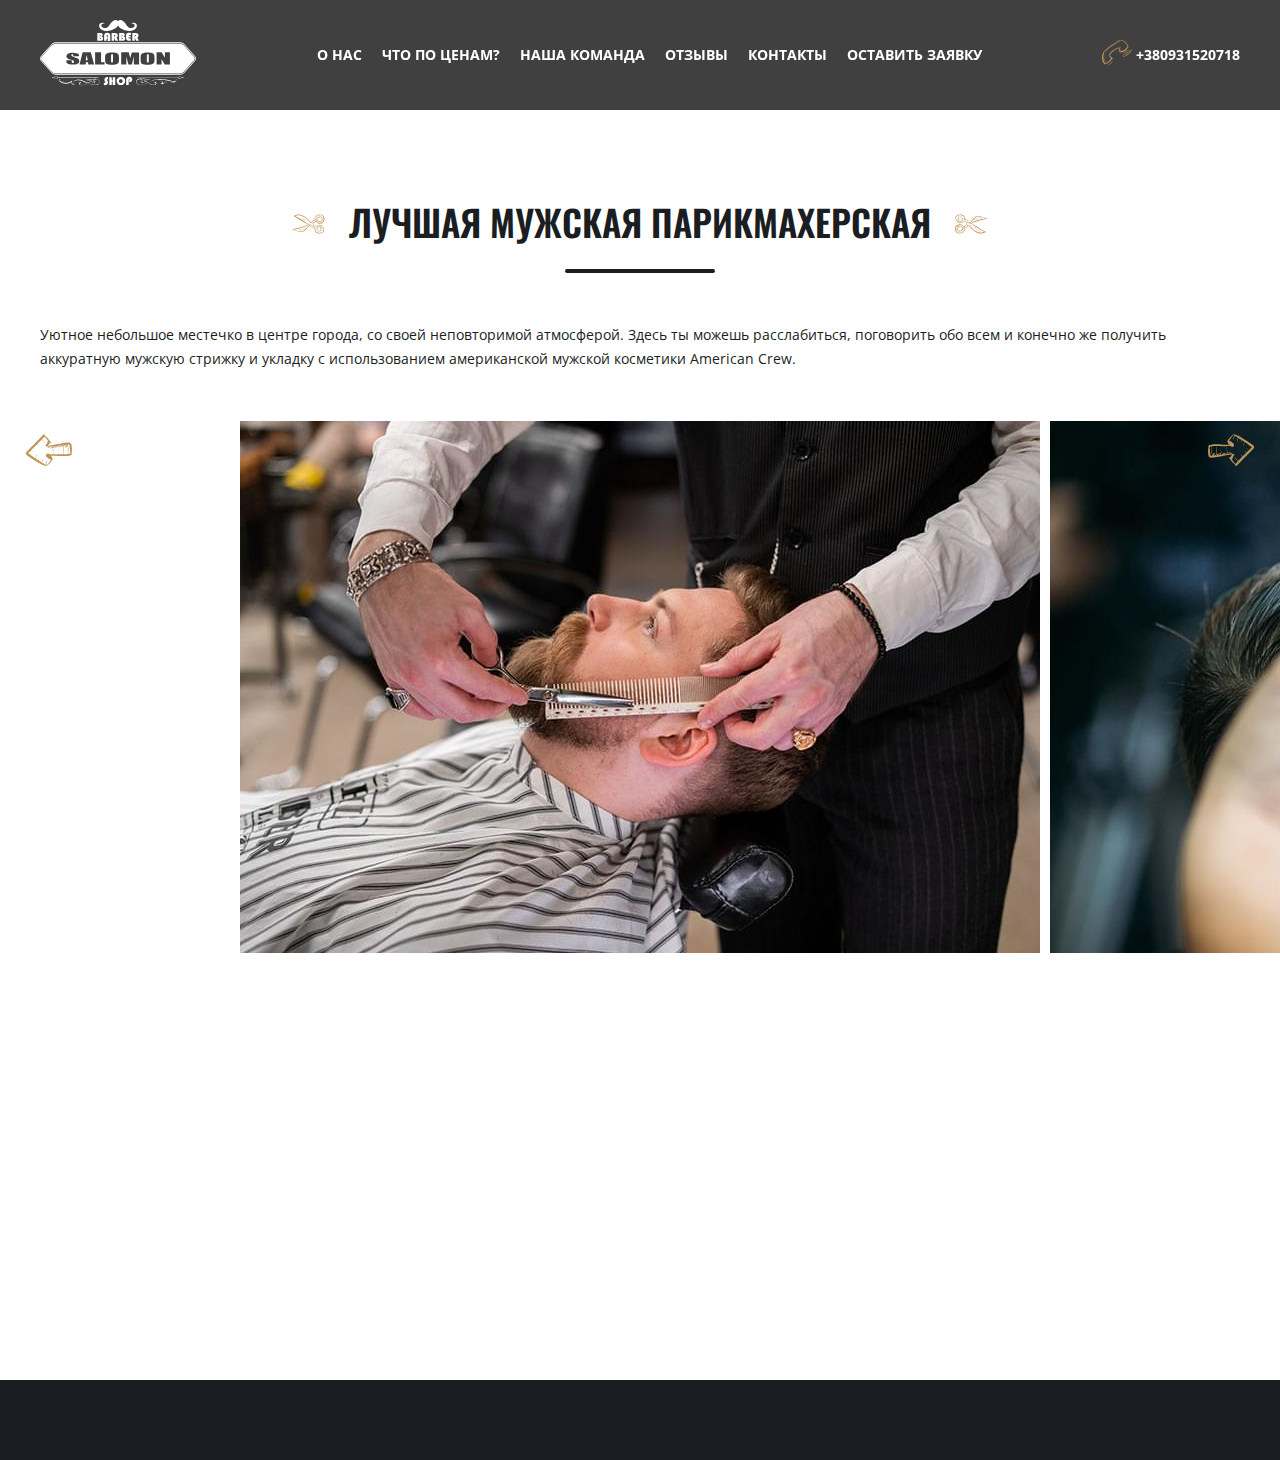
<file: Salomon/about-us.html>
<!DOCTYPE html>
<html lang="ru">
<head>
	<meta charset="UTF-8">
	<meta name="viewport" content="width=device-width, initial-scale=1.0">
	<title>SALOMON - Barber-Shop</title>
	<link rel="stylesheet" href="https://unpkg.com/swiper/swiper-bundle.min.css">
	<link rel="stylesheet" href="css/style.min.css">

	<script defer src="https://unpkg.com/swiper/swiper-bundle.min.js"></script>
	<script defer src="js/libs.min.js"></script>
	<script defer src="js/main.min.js"></script>
</head>

<body>

	<div class="wrapper">
		<!-- ======================= HEADER ======================= -->

<header class="header">
    <div class="container">
        <div class="header__wrapper">
            <div class="logo wow animate__animated animate__bounceInDown" data-wow-duration="1s" data-wow-delay="0.2s">
                <a class="logo__link" href="index.html">
                    <img class="logo__img" src="img/logo.svg" alt="Logo">
                </a>
            </div>
            <nav class="menu">
                <ul class="menu__list">
                    <li class="menu__item wow animate__animated animate__bounceInDown" data-wow-duration="1s" data-wow-delay="0.6s">
                        <a class="menu__link" href="#about">
                            О нас
                        </a>
                    </li>
                    <li class="menu__item wow animate__animated animate__bounceInDown" data-wow-duration="1s" data-wow-delay="0.7s">
                        <a class="menu__link" href="#price">
                            Что по ценам?
                        </a>
                    </li>
                    <li class="menu__item wow animate__animated animate__bounceInDown" data-wow-duration="1s" data-wow-delay="0.8s">
                        <a class="menu__link" href="#team">
                            Наша команда
                        </a>
                    </li>
                    <li class="menu__item wow animate__animated animate__bounceInDown" data-wow-duration="1s" data-wow-delay="0.9s">
                        <a class="menu__link" href="#reviews">
                            отзывы
                        </a>
                    </li>
                    <li class="menu__item wow animate__animated animate__bounceInDown" data-wow-duration="1s" data-wow-delay="1s">
                        <a class="menu__link" href="#contacts">
                            контакты
                        </a>
                    </li>
                    <li class="menu__item wow animate__animated animate__bounceInDown" data-wow-duration="1s" data-wow-delay="1.1s">
                        <a class="menu__link" href="#request">
                            Оставить заявку
                        </a>
                    </li>
                </ul>
            </nav>
            <div class="header__phone wow animate__animated animate__bounceInDown" data-wow-duration="1s"
                data-wow-delay="0.4s">
                <a class="header__phone-link" href="tel:+380931520718">
                    <svg class="header__phone-icon" viewBox="0 0 30 30" xmlns="http://www.w3.org/2000/svg">
                        <path
                            d="M25.0323 8.95688C25.3119 8.60908 25.5699 8.26127 25.8065 7.86998C25.957 7.63087 26.0645 7.39175 26.1506 7.15263C26.3871 7.19611 26.6667 7.0222 26.5592 6.73961C25.871 4.97883 24.7527 3.39195 23.3979 2.10941C22.1506 0.935559 20.3656 -0.173079 18.5807 0.0225626C16.7957 0.239943 15.0968 1.17468 13.5914 2.13115C11.957 3.15284 10.4516 4.37016 8.94625 5.56575C7.59141 6.65266 6.19356 7.71782 4.83872 8.82646C3.39785 9.97857 2 11.2829 1.03226 12.8697C0.322581 14.0436 0.0430108 15.3044 0.0860216 16.6304C0 17.2608 -0.0215054 17.8912 0.0215054 18.5216C0.0860216 19.7389 0.365592 20.8693 0.903227 21.9562C1.13979 22.4562 1.44086 22.8909 1.82796 23.304C2 23.4779 2.17205 23.6083 2.36559 23.7387C2.23656 23.8257 2.23656 24.0648 2.3871 24.13C2.51613 24.1952 2.64516 24.2387 2.7742 24.2604C2.73119 24.3691 2.86022 24.4778 2.94624 24.3691C2.96775 24.3474 2.98925 24.3039 3.01076 24.2822C3.63441 24.3039 4.30108 24.0213 4.81721 23.7822C5.5914 23.4127 6.27958 22.8692 6.90323 22.304C6.96775 22.2388 7.05377 22.1736 7.11829 22.1084C7.33334 21.9345 7.5484 21.7823 7.74195 21.6084C8.30109 21.1302 8.86023 20.565 9.26883 19.9346C9.67743 19.5433 10.129 19.1737 10.6237 18.8477C10.8602 18.6955 10.8817 18.3912 10.7097 18.1955C10.1936 17.6303 9.56991 17.1738 8.90324 16.7608C8.66668 16.6087 8.40861 16.4565 8.12904 16.3261C8.08603 16.2826 8.04302 16.2391 8.02151 16.1956C7.9785 16.1304 7.89248 16.1304 7.82797 16.1739C7.957 15.8696 8.00001 15.5435 8.10754 15.2392C8.30109 14.7609 8.58066 14.3044 8.86023 13.8697C9.5484 12.8697 10.4516 12.0002 11.3979 11.2394C13.0538 9.86988 15.0323 8.63081 17.1398 8.15258C16.9248 8.67429 16.9032 9.26122 16.9678 9.84814C17.0538 10.7611 17.3118 11.6524 17.742 12.4567C17.785 12.5219 17.871 12.5871 17.957 12.5871C19.785 12.435 21.5699 11.8046 23.0753 10.7829C23.8065 10.2394 24.4516 9.6525 25.0323 8.95688ZM19.0108 11.848C18.9032 11.8698 18.8172 11.8915 18.7097 11.9133C18.7097 11.8915 18.7097 11.8698 18.7312 11.848C18.8387 11.848 18.9248 11.848 19.0108 11.848ZM17.2258 7.45696C17.1828 7.43522 17.0968 7.43522 17.0538 7.4787C16.9678 7.56565 16.9893 7.67434 17.0538 7.73955C17.0538 7.73955 17.0538 7.73956 17.0538 7.76129C16.0645 7.82651 15.1398 8.23953 14.2581 8.65255C13.0753 9.21774 12 9.93509 10.9678 10.7611C9.97851 11.5654 9.05377 12.4567 8.32259 13.5001C8.00001 13.9566 7.72044 14.4349 7.52689 14.9348C7.39786 15.2392 7.26883 15.587 7.26883 15.913C7.13979 15.8696 6.98926 15.8261 6.83872 15.7826C6.73119 15.7609 6.62366 15.8913 6.70969 16C7.13979 16.3913 7.67743 16.6739 8.15055 17.0217C8.19356 17.0869 8.23657 17.1521 8.27958 17.2391C8.23657 17.326 8.23657 17.4347 8.27958 17.5651C8.3441 17.739 8.45162 17.8695 8.58066 17.9999C8.62367 18.0434 8.68818 18.1086 8.73119 18.1521C8.66668 18.0868 8.7527 18.2173 8.7527 18.1955C8.7527 18.2173 8.7742 18.3042 8.7742 18.326C8.7742 18.3912 8.7742 18.4347 8.7742 18.4999C8.7742 18.5433 8.7527 18.5868 8.7527 18.6303C8.73119 18.7172 8.68818 18.8259 8.66668 18.9129C8.55915 19.1737 8.40861 19.4346 8.21506 19.6955C7.67743 20.2389 7.1613 20.8258 6.64517 21.3475C5.9785 21.9345 5.24732 22.4779 4.49463 22.9127C4.25807 23.0431 4.02151 23.1735 3.78495 23.2605C4.30108 22.6301 4.81721 21.9997 5.35485 21.391C5.35485 21.391 5.35485 21.3693 5.35485 21.391C4.66667 22.0214 4.04302 22.717 3.44086 23.4127C3.41936 23.4127 3.41936 23.4127 3.39785 23.4344C3.35484 23.4561 3.33334 23.4561 3.29033 23.4779C3.22581 23.4996 3.1828 23.4996 3.11828 23.4996C2.98925 23.304 2.86022 23.0866 2.75269 22.8909C2.7742 22.8257 2.7957 22.7388 2.83871 22.6736C2.94624 22.4344 3.05377 22.1736 3.1828 21.9345C3.46237 21.4345 3.78495 20.9563 4.30108 20.6954C4.34409 20.6737 4.32259 20.6085 4.25807 20.6085C3.76345 20.8041 3.39785 21.1736 3.09678 21.6084C2.92473 21.8693 2.7957 22.1519 2.66667 22.4344C2.64516 22.4779 2.62366 22.5431 2.58065 22.5866C2.36559 22.2171 2.15054 21.804 2 21.4128C2.27957 20.4563 2.98925 19.652 3.5914 18.8912C3.63441 18.8259 3.5699 18.7607 3.50538 18.8042C2.90323 19.4781 2.21506 20.1954 1.84946 20.9997C1.72043 20.5867 1.61291 20.152 1.52688 19.7172C1.67742 19.3477 1.87097 19.0216 2.06452 18.6955C2.53764 17.8695 3.11828 17.1304 3.5699 16.3043C3.5699 16.3043 3.5699 16.2826 3.54839 16.3043C2.94624 17.1304 2.27957 17.9129 1.74194 18.8042C1.65592 18.9564 1.56989 19.1085 1.48387 19.2824C1.44086 18.9998 1.41936 18.7172 1.39785 18.4347C1.39785 18.3042 1.37635 18.1955 1.37635 18.0651C1.87097 16.8913 2.92473 15.8478 3.61291 14.8696C3.63441 14.8261 3.5914 14.8044 3.54839 14.8261C2.83871 15.6522 1.91398 16.5 1.33333 17.4782C1.33333 16.9565 1.35484 16.4565 1.37635 15.9348C1.46237 15.7391 1.5914 15.5435 1.69893 15.3696C2.06452 14.8261 2.49463 14.3262 2.86022 13.761C2.88172 13.7175 2.81721 13.674 2.7957 13.7175C2.36559 14.3044 1.82796 14.8044 1.41936 15.4348C1.41936 15.3479 1.44086 15.2609 1.44086 15.174C1.48387 14.6957 1.5914 14.1957 1.72043 13.7175C1.84946 13.2393 2.06452 12.7828 2.21506 12.3045C2.23656 12.2393 2.19355 12.1958 2.15054 12.1958C2.64516 11.5872 3.1828 11.022 3.74194 10.4785C5.09678 9.196 6.60216 8.13084 8.04302 6.97872C9.46238 5.84835 10.8602 4.69623 12.3441 3.63107C13.914 2.5007 15.6129 1.4138 17.4839 0.826869C18.3441 0.566013 19.1613 0.500799 20.0215 0.739917C20.9463 0.979035 21.785 1.54422 22.4947 2.15289C23.785 3.23979 24.8818 4.69623 25.5914 6.26137C25.5699 6.28311 25.5699 6.30485 25.5484 6.30485C25.2258 6.93525 24.8818 7.56565 24.4301 8.1091C23.871 8.76124 23.1828 9.30469 22.4516 9.76119C21.8495 10.1307 21.1613 10.5003 20.4301 10.7394C20.4516 10.6524 20.4516 10.5655 20.4516 10.4785C20.4516 10.4568 20.4086 10.4568 20.4086 10.4785C20.4086 10.5655 20.3871 10.6742 20.3656 10.7611C19.914 10.9133 19.4409 11.022 18.9678 11.0655C19.1613 10.5872 19.4194 10.1307 19.6989 9.76119C19.6989 9.76119 19.6989 9.73945 19.6989 9.76119C19.3549 10.0655 19.0753 10.4785 18.8817 10.8698C18.8602 10.935 18.8172 11.0003 18.7742 11.0655C18.5807 11.0655 18.3656 11.0655 18.1721 11.0437C18.1291 10.9133 18.0645 10.7829 18.0215 10.6524C18.2366 10.0003 18.8387 9.36991 19.3334 9.0221V9.00036C18.9032 9.23948 18.2151 9.76119 17.914 10.3481C17.828 10.1307 17.742 9.91336 17.6774 9.69598C17.6559 9.6525 17.6559 9.60902 17.6344 9.58729C17.7205 9.30469 17.914 9.0221 18.086 8.80472C18.3871 8.3917 18.7312 8.00041 19.0323 7.58739C19.0753 7.54391 18.9893 7.4787 18.9463 7.52217C18.5592 7.97867 18.1291 8.36996 17.7635 8.84819C17.6989 8.95688 17.6129 9.06557 17.5484 9.17426C17.5054 8.91341 17.5054 8.65255 17.5269 8.3917C17.5699 8.3917 17.6129 8.36996 17.6344 8.32648C17.828 7.76129 18.2581 7.32653 18.6667 6.91351C18.7527 6.82656 18.6237 6.71787 18.5377 6.78308C18.1936 7.13089 17.828 7.50044 17.5914 7.91346C17.5699 7.86998 17.5054 7.84824 17.4839 7.89172C17.4409 7.97867 17.3979 8.04389 17.3549 8.13084C17.4194 7.9352 17.4839 7.76129 17.5914 7.60913C17.6344 7.54391 17.5269 7.45696 17.4839 7.52217C17.4194 7.58739 17.3764 7.6526 17.3118 7.71782C17.3334 7.60913 17.3118 7.52217 17.2258 7.45696ZM17.957 11.7611C18.1721 11.8046 18.3871 11.8263 18.6022 11.848C18.6022 11.8698 18.6022 11.9133 18.6022 11.935C18.4301 11.9567 18.2581 12.0002 18.086 12.0219C18.0215 11.935 17.9785 11.848 17.957 11.7611Z" />
                        <path
                            d="M18.2796 6.39136C17.742 6.47831 17.2474 6.71743 16.7312 6.93481C16.1506 7.17393 15.5914 7.45652 15.0323 7.73911C13.828 8.34778 12.6667 9.02166 11.5484 9.76075C9.48388 11.152 7.48387 12.8693 6.38709 15.1735C6.36558 15.217 6.45161 15.2605 6.47311 15.217C7.65591 12.9997 9.74195 11.3041 11.8065 9.93465C12.8817 9.2173 14.0215 8.56516 15.1828 7.99997C15.7205 7.73911 16.2581 7.47826 16.7957 7.26088C17.3119 7.0435 17.871 6.84786 18.3441 6.56526C18.4302 6.50005 18.3656 6.39136 18.2796 6.39136Z" />
                        <path
                            d="M14.3011 3.63069C15.0108 3.28288 15.7204 2.93507 16.4301 2.56553C16.9463 2.28293 17.6774 1.95686 18 1.41341C18.0215 1.36994 17.9785 1.30472 17.9355 1.32646C17.6559 1.43515 17.4409 1.60906 17.1828 1.76122C16.9032 1.95686 16.6022 2.13077 16.3011 2.30467C15.6129 2.69596 14.9032 3.04376 14.1721 3.36983C12.7742 4.04371 11.3548 4.67411 10.0645 5.54363C8.68818 6.47837 7.48388 7.6957 6.32259 8.86955C5.09678 10.0651 3.87097 11.2607 2.49463 12.2824C2.47312 12.2824 2.49463 12.3259 2.51613 12.3042C5.44087 10.6086 7.46237 7.71744 10.2366 5.80449C11.4624 4.93497 12.9032 4.30457 14.3011 3.63069Z" />
                        <path
                            d="M25.0968 9.95641C24.7527 10.0868 24.5592 10.4999 24.3656 10.7825C24.0645 11.2172 23.6344 11.5868 23.2043 11.8911C22.3656 12.4998 21.4409 12.7606 20.4301 12.9128C20.3226 12.9345 20.3441 13.0867 20.4301 13.1084C21.3979 13.4345 22.5592 12.9563 23.3979 12.4563C23.8925 12.152 24.3226 11.7824 24.7097 11.3476C24.9893 11.0433 25.4409 10.5216 25.2904 10.0651C25.2473 9.99989 25.1613 9.93467 25.0968 9.95641Z" />
                        <path
                            d="M26.1936 11.9781C26.4732 11.6737 26.7312 11.3694 26.9893 11.0651C27.2044 10.8042 27.4624 10.4564 27.5054 10.1304C27.5269 9.97818 27.3334 9.89123 27.2044 9.95645C26.9678 10.0869 26.7527 10.3912 26.5807 10.6303C26.3441 10.9347 26.1076 11.2173 25.871 11.4998C25.3119 12.1302 24.7097 12.6954 24.0645 13.2171C22.7957 14.2388 21.3548 14.9345 19.7419 15.1301C19.6559 15.1301 19.6344 15.2605 19.7204 15.2823C21.2903 15.6518 22.9678 14.6953 24.1936 13.7823C24.9033 13.2389 25.5699 12.6302 26.1936 11.9781Z" />
                        <path
                            d="M29.7204 9.21732C29.3978 9.4347 29.2043 9.84772 28.9892 10.1738C28.7527 10.5651 28.4731 10.9564 28.1935 11.3259C27.5699 12.152 26.8602 12.9128 26.086 13.6084C25.3333 14.304 24.4946 14.8909 23.6129 15.3909C22.8172 15.8474 21.9355 16.1518 21.0968 16.5213C20.9892 16.5648 21.0538 16.7387 21.1613 16.7387C22.0645 16.7387 22.9677 16.3474 23.7849 15.9344C24.6882 15.4561 25.5269 14.8692 26.3226 14.2171C27.1398 13.5432 27.871 12.7606 28.5376 11.9346C28.8387 11.5433 29.1398 11.1303 29.4194 10.7172C29.6774 10.326 30 9.84772 30 9.36949C29.9785 9.2608 29.828 9.15211 29.7204 9.21732Z" />
                        <path
                            d="M5.76348 25.4556C6.73121 24.9774 7.61291 24.4122 8.4516 23.7166C8.9032 23.3253 9.3118 22.9123 9.69888 22.4558C10.0215 22.0645 10.4731 21.5862 10.5806 21.0645C10.6236 20.8906 10.4085 20.7602 10.2795 20.8906C9.89243 21.2602 9.65588 21.8254 9.3118 22.2384C8.96772 22.6731 8.58063 23.0644 8.17204 23.434C7.41936 24.1296 6.53766 24.7383 5.67746 25.3034C5.56994 25.3687 5.65596 25.4991 5.76348 25.4556Z">
                            <path
                                d="M4.2581 27.6295C5.11831 27.8468 6.02153 27.5425 6.81722 27.2164C7.87097 26.7599 8.83871 26.1295 9.72042 25.3904C10.5806 24.6731 11.3763 23.8036 11.9785 22.8471C12.258 22.4341 12.4731 21.9776 12.6451 21.4993C12.8172 21.0211 12.8172 20.7168 12.6666 20.2385C12.6236 20.1081 12.4731 20.1298 12.4301 20.2385C12.3656 20.4124 12.2795 20.5429 12.215 20.7168C12.129 20.9124 12.1075 21.1298 12.043 21.3254C11.9139 21.7385 11.6989 22.1515 11.4623 22.521C10.9247 23.4123 10.172 24.1949 9.39784 24.8905C7.93549 26.1948 6.21508 27.1512 4.2581 27.4773C4.19359 27.499 4.19359 27.6077 4.2581 27.6295Z" />
                            <path
                                d="M15.2903 19.3038C14.9462 19.8037 14.6237 20.3255 14.4301 20.9124C14.2581 21.4341 14.1075 21.9558 13.9355 22.4775C13.5699 23.5427 13.0323 24.4557 12.2366 25.26C11.6989 25.8034 11.0753 26.2382 10.4946 26.7164C9.89247 27.2164 9.26882 27.7164 8.62365 28.1511C7.33333 29.0207 5.87097 29.6511 4.30108 29.6293C4.15054 29.6293 4.12903 29.8467 4.25806 29.8902C5.80645 30.238 7.29032 29.7163 8.62365 28.9337C9.31183 28.5207 9.95699 28.0207 10.5806 27.5425C11.2258 27.0425 11.871 26.5643 12.4731 26.0208C14.4086 24.3253 14.9462 21.8471 15.5914 19.4559C15.6344 19.2386 15.3763 19.1516 15.2903 19.3038Z" />
                    </svg>
                    +380931520718
                </a>
            </div>

            <button class="btn__burger wow animate__animated animate__bounceInDown" data-wow-duration="1s"
                data-wow-delay="0.6s" id="burger" aria-label="menu burger">
                <span></span>
                <span class="burger--long"></span>
                <span></span>
            </button>
        </div>
    </div>
</header>
		<!-- ======================= MAIN ======================= -->
		<main class="main">
			<section class="section best-barbershop">
				<div class="container">
					<h2 class="best-barbershop__title title section-title wow animate__animated animate__rubberBand" data-wow-duration="1s" data-wow-delay="0s">Лучшая мужская парикмахерская</h2>
					<div class="divider divider-dark"></div>

					<div class="best-barbershop__text wow animate__animated animate__rubberBand" data-wow-duration="1s" data-wow-delay="0.3s">
						<p>Уютное небольшое местечко в центре города, со своей неповторимой атмосферой. Здесь ты можешь
							расслабиться, поговорить обо всем и конечно же получить аккуратную мужскую стрижку и укладку
							с использованием американской мужской косметики American Crew.</p>
					</div>

				</div>

				<!-- Swiper -->

				<div class="swiper-container best-barbershop__swiper2 wow animate__animated animate__flipInX" data-wow-duration="1s" data-wow-delay="0.6s">
					<div class="swiper-wrapper best-barbershop__swiper2__wrapper">
						<div class="swiper-slide best-barbershop__swiper2-slide">
							<img src="img/about-more/img-1.jpg" alt="">
						</div>
						<div class="swiper-slide best-barbershop__swiper2-slide">
							<img src="img/about-more/img-2.jpg" alt="">
						</div>
						<div class="swiper-slide best-barbershop__swiper2-slide">
							<img src="img/about-more/img-3.jpg" alt="">
						</div>
						<div class="swiper-slide best-barbershop__swiper2-slide">
							<img src="img/about-more/img-4.jpg" alt="">
						</div>
						<div class="swiper-slide best-barbershop__swiper2-slide">
							<img src="img/about-more/img-5.jpg" alt="">
						</div>
						<div class="swiper-slide best-barbershop__swiper2-slide">
							<img src="img/about-more/img-6.jpg" alt="">
						</div>
						<div class="swiper-slide best-barbershop__swiper2-slide">
							<img src="img/about-more/img-7.jpg" alt="">
						</div>
					</div>
					<!-- If we need navigation buttons -->
					<button class="best-barbershop-slider__btn best-barbershop-slider__btn--prev"
						type="button"></button>
					<button class="best-barbershop-slider__btn best-barbershop-slider__btn--next"
						type="button"></button>
				</div>
				<div thumbsSlider="" class="swiper-container best-barbershop__swiper wow animate__animated animate__lightSpeedInLeft" data-wow-duration="0.6s" data-wow-delay="0.2s">
					<div class="swiper-wrapper">
						<div class="swiper-slide best-barbershop__swiper-slide">
							<img src="img/about-more/img-1.jpg" alt="">
						</div>
						<div class="swiper-slide best-barbershop__swiper-slide">
							<img src="img/about-more/img-2.jpg" alt="">
						</div>
						<div class="swiper-slide best-barbershop__swiper-slide">
							<img src="img/about-more/img-3.jpg" alt="">
						</div>
						<div class="swiper-slide best-barbershop__swiper-slide">
							<img src="img/about-more/img-4.jpg" alt="">
						</div>
						<div class="swiper-slide best-barbershop__swiper-slide">
							<img src="img/about-more/img-5.jpg" alt="">
						</div>
						<div class="swiper-slide best-barbershop__swiper-slide">
							<img src="img/about-more/img-6.jpg" alt="">
						</div>
						<div class="swiper-slide best-barbershop__swiper-slide">
							<img src="img/about-more/img-7.jpg" alt="">
						</div>
					</div>
				</div>

				<div class="container">
					<div class="best-barbershop__text wow animate__animated animate__rubberBand" data-wow-duration="1s" data-wow-delay="0.3s">
						<p>Посетив правильный барбершоп, многие мужчины просят посмотреть каталоги со стрижками. Нет,
							друзья, такого в настоящем барбершопе вы не найдете и никогда не увидите. Все, так
							называемые
							«каталоги», уже давно вышли из обихода.Но найти правильные и классические стрижки все же
							реально. Они уже давно запечатлены в черно-белых фильмах Феллини и Вуди Аллена, выпивают
							свой
							мартини за стойками баров под секретными заданиями, щеголяют в острых козырьках по улицам
							Лондона и Бирмингема.</p>
						<p>И всех их связывает одно, любовь к собственному стилю.</p>
					</div>
				</div>


			</section>
		</main>
		<!-- ======================= FOOTER ======================= -->

<footer class="footer">
    <div class="container">
        <div class="footer__wrapper">
            <div class="footer__copy wow animate__animated animate__bounceInDown" data-wow-duration="1s" data-wow-delay="0.2s">
                Barber Shop SALOMON &copy; 2020-2021 Все права защищены. 
            </div>
    
            <ul class="social-networks">
                <li class="social-networks__item wow animate__animated animate__bounceInDown" data-wow-duration="1s" data-wow-delay="0.3s">
                    <a class="social-networks__link" href="#">
                        <svg class="social-networks__icon" role="img" focusable="false" aria-hidden="true"
                            xmlns="http://www.w3.org/2000/svg" viewBox="0 0 14 14">
                            <path
                                d="m 11.406522,2.1710698 c -0.298015,-0.274514 -1.5030765,-1.150058 -4.1882138,-1.162559 0,0 -3.1656618,-0.19000999 -4.7077406,1.225563 -0.859544,0.860044 -1.1615594,2.114608 -1.193561,3.675688 -0.032502,1.557079 -0.073504,4.4772292 2.7431402,5.2702692 l 0.0025,0 -0.0025,1.208062 c 0,0 -0.017001,0.489525 0.3045155,0.58903 0.38952,0.120006 0.6180316,-0.252013 0.9900507,-0.651533 0.2045104,-0.219512 0.4860248,-0.544028 0.6985357,-0.791041 1.9255984,0.161008 3.4066741,-0.20801 3.5746827,-0.262513 0.3885196,-0.127007 2.5881316,-0.408021 2.9466506,-3.3291702 0.369019,-3.010654 -0.178509,-4.915252 -1.16906,-5.773796 l 0,0.002 z m 0.326017,5.556285 c -0.307516,2.4381242 -2.0921069,2.5936322 -2.4151235,2.6981372 -0.1425072,0.046 -1.447574,0.369019 -3.0821575,0.262514 0,0 -1.2225625,1.470575 -1.5975817,1.852595 -0.060503,0.0605 -0.1355069,0.083 -0.1805092,0.0725 -0.067503,-0.0145 -0.082004,-0.09 -0.082004,-0.20201 l 0.0075,-2.003102 c -0.0075,0 0,0 0,0 C 1.9970411,9.7399538 2.1400484,7.2573278 2.1700499,5.9527608 c 0.022001,-1.298067 0.2690138,-2.363121 0.997051,-3.083658 1.3055668,-1.18556 3.9987044,-1.006051 3.9987044,-1.006051 2.2716162,0.008 3.3606717,0.692535 3.6116847,0.923047 0.837043,0.716037 1.264565,2.432624 0.952049,4.946753 l 0.003,-0.0055 z M 4.8706882,3.4911378 c 0.1210062,0 0.2295117,0.0545 0.3145161,0.155508 0.002,10e-4 0.2900148,0.347518 0.4150212,0.517026 0.117506,0.160009 0.2755141,0.415022 0.3555182,0.557529 0.1425073,0.255013 0.052003,0.516026 -0.086004,0.624032 l -0.2830145,0.225011 c -0.1425073,0.114506 -0.1250064,0.326517 -0.1250064,0.326517 0,0 0.4200215,1.578581 1.9796012,1.976601 0,0 0.2130109,0.0195 0.3270167,-0.123006 l 0.2255116,-0.284515 c 0.1065054,-0.142507 0.3670187,-0.232512 0.6220318,-0.0905 0.1425073,0.075 0.3975203,0.233011 0.5580285,0.352018 0.1695087,0.120006 0.5160264,0.413021 0.5180265,0.413021 0.1650084,0.135507 0.2020103,0.344517 0.090005,0.554528 l 0,0.008 c -0.1150059,0.202511 -0.2705138,0.39002 -0.4670239,0.57053 l -0.004,0 c -0.157008,0.135007 -0.3145161,0.21001 -0.4720241,0.224511 -0.015001,0 -0.037502,0.008 -0.068003,0 -0.067503,0 -0.1350069,-0.0145 -0.2020103,-0.0305 l 0,-0.007 C 8.328865,9.3929398 7.9313447,9.2204308 7.2708109,8.8524118 6.8432891,8.6128998 6.4837707,8.3723878 6.176255,8.1248748 6.0187469,7.9973678 5.8537385,7.8548608 5.68823,7.6898528 l -0.038002,-0.014 -0.015001,-0.015 -0.014501,-0.0145 C 5.4552181,7.4813418 5.3132108,7.3163338 5.1852043,7.1563248 4.945192,6.8518098 4.7051797,6.4927908 4.4656675,6.0617688 4.0981487,5.4017358 3.9256399,5.0042148 3.8581364,4.7637028 l -0.008,0 c -0.022501,-0.067 -0.037502,-0.134507 -0.030002,-0.20201 -0.0075,-0.0305 0,-0.0525 0,-0.0705 0.015001,-0.149508 0.094505,-0.307016 0.2290117,-0.472024 l 0.0025,0 c 0.1775091,-0.19501 0.3690189,-0.352018 0.5730293,-0.466524 0.082004,-0.0455 0.1645084,-0.0675 0.2395123,-0.0675 l 0.008,0 -0.0015,0.006 z m 2.0476047,-0.341517 0.058003,0 0.038002,10e-4 0.010001,0 0.044502,0.0025 0.255513,0 0.067503,0.0075 0.037002,0 0.075004,0.008 0.015001,0 0.052003,0.0075 0.008,0 0.037002,0.0075 c 0.023001,0 0.038002,0.008 0.052503,0.008 l 0.045502,0 0.037502,0.0145 0.030002,0.008 0.030002,0.0075 0.015001,0.0075 0.022501,0 0.023001,0.008 0.014501,0 0.037002,0.008 0.022501,0.007 0.023001,0.008 0.030002,0.008 0.015001,0.007 c 0.015001,0 0.030002,0.008 0.045502,0.008 l 0.022001,0.0075 0.023001,0.008 0.059503,0.022 0.030501,0.0155 0.067503,0.03 0.022501,0.0075 0.022501,0.008 0.045002,0.0225 0.030501,0.0075 0.014501,0.0075 0.038002,0.0155 0.014501,0.007 0.030501,0.0155 0.022501,0.007 0.022501,0.015 0.029502,0.015 0.023001,0.0145 0.015001,0.008 0.030501,0.015 0.022001,0.015 0.037502,0.0225 0.022501,0.008 0.037002,0.022 0.008,0.0075 0.022501,0.0155 0.045002,0.037 0.023001,0.015 0.022001,0.015 0.015501,0.007 0.022501,0.0155 0.037002,0.037 0.030502,0.0225 0.022501,0.015 0.008,0.0075 0.014501,0.008 0.037002,0.0305 0.023001,0.022 0.015001,0.015 0.022501,0.0145 0.022501,0.0155 0.014501,0.0075 0.060003,0.06 0.030002,0.0305 0.067503,0.0675 0.015501,0.0145 c 0.008,0.008 0.022501,0.0225 0.030502,0.0375 l 0.014501,0.015 0.083004,0.097 0.022501,0.03 c 0.007,0.008 0.007,0.0155 0.014501,0.0155 l 0.045002,0.0675 0.022501,0.0225 0.045002,0.06 0.038002,0.06 0.022501,0.045 0.029501,0.0525 0.022501,0.045 0.008,0.0145 0.014501,0.0305 0.038002,0.075 0.037002,0.0745 0.015501,0.0375 c 0.029502,0.0675 0.052003,0.135007 0.082004,0.210011 0.037002,0.09751 0.067503,0.20201 0.090005,0.315016 0.022501,0.0825 0.038002,0.157508 0.052503,0.240012 l 0.0145,0.135007 0.0225,0.150008 c 0.008,0.0605 0.0155,0.128006 0.0155,0.187509 0.007,0.0605 0.007,0.120006 0.007,0.179509 l 0,0.128007 c 0,0.008 -0.003,0.0145 -0.007,0.0225 -0.008,0.015 -0.0155,0.0225 -0.0305,0.0375 -0.0105,0.0075 -0.0245,0.023 -0.04,0.023 -0.0145,0.007 -0.0295,0.007 -0.045002,0.007 l -0.022501,0 c -0.014501,0 -0.029502,-0.007 -0.045002,-0.0145 -0.014501,-0.008 -0.030502,-0.015 -0.037002,-0.0305 -0.008,-0.0145 -0.022501,-0.0305 -0.030502,-0.045 -0.008,-0.0145 -0.015501,-0.03 -0.015501,-0.045 l 0,-0.17951 c -0.007,-0.104505 -0.014501,-0.21251 -0.029502,-0.319516 -0.008,-0.073 -0.022501,-0.142007 -0.030502,-0.210011 0,-0.037 -0.008,-0.073 -0.014501,-0.104505 l -0.014501,-0.075 -0.019001,-0.0705 -0.008,-0.045 -0.022501,-0.075 c -0.014501,-0.06 -0.037002,-0.120006 -0.059503,-0.180009 -0.014501,-0.0455 -0.030502,-0.0825 -0.052503,-0.119506 l -0.014501,-0.038 -0.067503,-0.135007 -0.015501,-0.0225 c -0.030503,-0.0675 -0.067505,-0.135007 -0.1125068,-0.19551 l -0.022501,-0.037 -0.1005052,0 -0.032002,-0.0455 c -0.027501,-0.0445 -0.057003,-0.0825 -0.090005,-0.119506 l -0.062503,-0.075 -0.0075,-0.008 -0.023001,-0.0285 -0.017501,-0.0225 -0.037502,-0.037 -0.0075,-0.015 -0.035002,-0.03 -0.022501,-0.023 -0.041502,-0.0375 -0.020001,-0.0185 -0.023001,-0.0225 -0.0075,-0.008 c -0.008,-0.0075 -0.022501,-0.0225 -0.037502,-0.03 l -0.038002,-0.031 -0.015001,-0.0075 -0.030502,-0.023 -0.037002,-0.03 -0.022501,-0.018 -0.015001,-0.008 -0.030002,-0.0265 c 0,-0.008 -0.008,-0.008 -0.015501,-0.008 l -0.014501,-0.0145 -0.0075,-0.008 0,-0.0065 -0.015001,-0.007 -0.030502,-0.0185 -0.022001,-0.0155 -0.037502,-0.0225 -0.030002,-0.0225 -0.014501,-0.008 -0.016001,-0.0065 -0.045002,0 -0.0095,-0.008 -0.032502,-0.0175 -0.0045,-0.007 -0.015001,-0.008 -0.022501,-0.0105 -0.006,0 -0.022501,-0.008 -0.012501,-0.0075 -0.022501,-0.0075 -0.005,-0.0055 -0.015001,-0.008 -0.026501,-0.0145 -0.015001,-0.0075 -0.045002,-0.015 -0.037002,-0.0145 -0.068504,-0.008 -0.022001,-0.0145 c -0.0075,-0.005 -0.015001,-0.008 -0.023001,-0.008 l -0.014501,-0.0075 c -0.014501,-0.0055 -0.022501,-0.008 -0.037502,-0.015 l -0.015001,-0.008 -0.014501,0 -0.030502,-0.0145 -0.014501,-0.008 -0.022501,-0.0075 -0.046002,0 c -0.004,0 -0.0095,-0.0025 -0.015001,-0.0035 l -0.045002,0 -0.022501,-0.008 -0.0075,0 -0.022501,-0.008 -0.020501,0 c -0.012501,-0.007 -0.022501,-0.007 -0.035002,-0.007 l -0.005,-0.008 -0.030002,-0.0075 c -0.015001,-0.008 -0.028002,-0.008 -0.042002,-0.008 l -0.022501,-0.0075 -0.025001,-0.008 -0.022501,-0.007 -0.030501,-0.008 -0.030502,0 -0.089505,-0.011 -0.045002,0 -0.058003,-0.0075 -0.038002,0 -0.034002,-0.004 -0.015001,0 -0.027001,-0.008 -0.1425073,0 -0.005,-0.0075 -0.030501,0 c -0.015001,0 -0.032002,-0.0075 -0.045002,-0.015 -0.015001,-0.008 -0.030502,-0.0145 -0.040502,-0.03 l -0.015001,-0.023 c -0.014501,-0.0145 -0.014501,-0.03 -0.022501,-0.045 -0.007,-0.014 -0.007,-0.0295 -0.007,-0.0445 0,-0.015 0,-0.03 0.0075,-0.045 0.008,-0.0145 0.014501,-0.03 0.030502,-0.0375 0.0075,-0.015 0.022001,-0.022 0.037002,-0.03 0.014501,-0.008 0.030502,-0.015 0.045002,-0.015 l 0.030502,0 0.0075,0.033 z m 0.2770142,0.78704 0.018501,0.0015 0.030502,0.003 c 0.004,0 0.009,0 0.014501,0.0015 0.011001,0 0.022501,0.002 0.037502,0.003 l 0.030002,0.004 0.012001,0.008 0.022501,0.0075 0.024001,0.0075 0.022501,0.008 0.015001,0 0.021001,0.0075 0.035002,0.0075 0.028002,0.008 0.013001,0.007 0.036502,0 0.059503,0.014 0.023001,0.0075 0.022501,0.0075 0.022501,0.008 c 0,0 0.0075,0 0.0075,0.0075 l 0.023001,0.0075 0.022001,0.008 0.022501,0.008 c 0.0075,0 0.015001,0.007 0.023001,0.007 0.0035,0 0.007,0.008 0.012501,0.008 l 0.032002,0.015 0.014501,0 0.045002,0.015 0.025001,0.0145 0.023001,0.015 0.054003,0.0225 0.030002,0.0075 0.015501,0.0155 c 0.022501,0.007 0.045002,0.022 0.067503,0.0295 l 0.024001,0.015 0.024001,0.015 0.024501,0.0145 c 0.022501,0.015 0.041002,0.023 0.060503,0.038 l 0.014501,0.007 0.020501,0.0155 0.011001,0.0075 0.037502,0.0225 0.018501,0.015 0.032502,0.0215 0.014501,0.0075 0.015001,0.0075 0.023001,0.015 0.030002,0.023 c 0.0075,0.007 0.011001,0.007 0.017001,0.0145 0.005,0.0075 0.008,0.0075 0.012501,0.015 l 0.016501,0.015 0.018001,0.0145 0.015001,0.015 0.023001,0.023 0.014501,0.015 0.008,0.008 0.045002,0.0445 0.008,0.008 c 0,0.0075 0.0075,0.015 0.014501,0.015 l 0.008,0.0065 0.022501,0.023 0.014501,0.0225 0.015001,0.015 0.022501,0.03 0.023001,0.023 0.045002,0.0595 0.007,0.0145 0.030501,0.038 0.008,0.0145 0.0075,0.0155 0.0075,0.0145 0.008,0.015 c 0.008,0.0075 0.008,0.015 0.014501,0.03 l 0.021501,0.038 0.008,0.0075 0.014501,0.0305 0.015501,0.022 c 0.007,0.0075 0.007,0.0145 0.014501,0.0225 l 0.015001,0.0225 0.015001,0.0305 0.014501,0.0295 0.008,0.023 c 0.0075,0.022 0.022501,0.0375 0.030002,0.06 0,0.0075 0.0075,0.0145 0.0075,0.0225 l 0.022501,0.0595 0.030502,0.0975 c 0,0.008 0.0075,0.0225 0.0075,0.0305 l 0.023001,0.0675 0.022001,0.09001 0.023001,0.120006 c 0.007,0.037 0.007,0.0675 0.014501,0.105505 0.008,0.0595 0.015001,0.119006 0.015001,0.179509 l 0.0075,0.105006 0,0.0825 c 0,0.008 0,0.0145 -0.0075,0.0225 l -0.022001,0.0215 c -0.014501,0.0115 -0.022501,0.0225 -0.037002,0.0305 -0.015001,0.0075 -0.030501,0.0145 -0.045002,0.02 -0.015501,0.008 -0.037502,0.008 -0.052503,0.008 -0.014501,0 -0.030501,-0.008 -0.045002,-0.015 -0.008,0 -0.015001,-0.008 -0.022501,-0.0105 -0.015501,-0.007 -0.030502,-0.0195 -0.037502,-0.0325 -0.015001,-0.015 -0.023001,-0.03 -0.023001,-0.0455 l -0.007,-0.022 0,-0.156508 c 0,-0.0665 -0.008,-0.128007 -0.015501,-0.19251 -0.0075,-0.0675 -0.022001,-0.142507 -0.037002,-0.210011 -0.014501,-0.045 -0.022501,-0.09 -0.037502,-0.130007 l -0.015001,-0.0455 -0.014501,-0.0375 -0.008,-0.015 -0.022501,-0.06 -0.022501,-0.045 -0.037502,-0.0745 -0.034502,-0.06 0,-0.0095 -0.014501,-0.0235 -0.015001,-0.019 -0.022501,-0.0375 -0.023001,-0.0305 -0.044502,-0.0595 c -0.023001,-0.0305 -0.045002,-0.06 -0.071004,-0.089 -0.007,-0.0075 -0.014501,-0.0145 -0.014501,-0.0225 l -0.015001,-0.0145 -0.0085,-0.008 -0.015001,-0.007 -0.015001,-0.0135 0,-0.073 -0.059503,-0.0565 -0.037502,-0.034 0,-0.007 -0.015001,-0.0155 -0.019001,-0.0145 -0.0075,-0.008 c 0,-0.0075 -0.008,-0.0075 -0.014501,-0.0075 l -0.023001,-0.008 -0.0075,-0.0075 -0.030501,-0.0225 -0.007,-0.008 -0.008,-0.0075 c -0.006,-0.0075 -0.011501,-0.0075 -0.015001,-0.0075 l -0.030002,-0.0225 -0.008,-0.008 -0.030002,-0.0145 -0.0055,-0.008 -0.022501,-0.0145 -0.015001,-0.008 -0.015001,-0.0145 -0.014501,-0.0155 -0.008,0 c -0.014501,-0.0145 -0.030002,-0.022 -0.052503,-0.03 l -0.022001,-0.015 -0.015001,-0.007 -0.008,-0.008 -0.022501,-0.015 -0.022001,-0.0075 -0.030001,-0.015 -0.023001,-0.0075 -0.0075,-0.008 -0.028001,-0.007 0,-0.006 -0.045502,-0.015 -0.030002,-0.015 -0.015001,-0.0075 -0.030002,0 c -0.015001,-0.0075 -0.022501,-0.0075 -0.037502,-0.015 l -0.022001,0 -0.022501,-0.008 -0.022001,0 -0.023001,-0.007 -0.014501,-0.008 -0.030502,0 -0.030502,-0.0075 -0.014501,-0.008 -0.082504,0 -0.034502,-0.0075 -0.1755089,0 -0.023001,-0.008 c -0.014501,-0.007 -0.030002,-0.0145 -0.045002,-0.03 -0.007,-0.015 -0.022501,-0.03 -0.030002,-0.0445 -0.0075,-0.0155 -0.015001,-0.0305 -0.015001,-0.0455 l 0,-0.045 c 0.003,-0.023 0.008,-0.0375 0.015001,-0.0525 0.004,-0.0075 0.0075,-0.015 0.015001,-0.0225 0.009,-0.015 0.022501,-0.03 0.037502,-0.0375 0.0075,-0.0075 0.015001,-0.0075 0.022001,-0.0145 0.015501,-0.008 0.030501,-0.008 0.045502,-0.008 l 0.030002,0 -0.007,0.0275 z m 0.2270116,0.814541 c 0.0075,0 0.015001,0 0.022001,0.002 0.008,0 0.015501,0 0.023001,10e-4 l 0.026001,0.0025 c 0.052003,0.0045 0.1065054,0.012 0.1590081,0.023 l 0.052003,0.0115 0.013001,0.004 0.057003,0.0145 0.029501,0.01 0.023001,0.008 c 0.022501,0.007 0.045502,0.0225 0.067503,0.03 l 0.008,0.0075 0.030002,0.015 0.045002,0.023 0.014501,0.007 c 0.008,0.008 0.015501,0.008 0.023001,0.015 0.0075,0.008 0.022501,0.015 0.030002,0.0225 0.030501,0.015 0.052503,0.0375 0.075004,0.0525 l 0.052503,0.045 0.045002,0.0455 0.030502,0.037 0.014501,0.0145 0.015001,0.0155 0.022001,0.03 0.045502,0.0675 0.037502,0.0675 0.030002,0.06 0.023001,0.0525 c 0.022001,0.052 0.030002,0.0975 0.045002,0.149508 0.014501,0.0455 0.022501,0.09801 0.030002,0.142507 l 0.0075,0.075 0.008,0.068 0,0.0295 c 0,0.0225 -0.008,0.0375 -0.015001,0.0525 -0.0075,0.0145 -0.023001,0.037 -0.037502,0.045 -0.015001,0.0145 -0.030502,0.0225 -0.052503,0.0305 -0.014501,0.007 -0.030002,0.007 -0.045002,0.007 -0.014501,0 -0.030002,0 -0.045002,-0.007 l -0.052003,-0.023 c -0.015001,-0.015 -0.030002,-0.0225 -0.045502,-0.0455 -0.0075,-0.0145 -0.014501,-0.03 -0.022501,-0.052 l 0,-0.08301 -0.0075,-0.0525 -0.0075,-0.0595 -0.008,-0.0525 -0.008,-0.03 c 0,-0.0075 -0.007,-0.0225 -0.007,-0.03 -0.015001,-0.0605 -0.045002,-0.120006 -0.075004,-0.180009 l -0.030502,-0.03 -0.023501,-0.03 -0.022501,-0.0225 -0.0075,-0.015 -0.037502,-0.03 -0.030502,-0.0305 -0.029501,-0.0225 c -0.008,-0.0075 -0.015001,-0.0075 -0.030502,-0.0145 l -0.045002,-0.0305 -0.030502,-0.015 -0.014501,-0.0075 -0.008,0 -0.038002,-0.0155 -0.045002,-0.015 -0.045002,-0.0075 -0.037502,0 -0.022001,-0.0075 -0.017501,-0.0035 -0.022501,0 -0.030002,-0.008 -0.1275065,0 -0.0075,-0.0375 -0.019501,0 c -0.015001,-0.002 -0.027501,-0.0075 -0.040002,-0.0145 -0.017501,-0.0105 -0.032002,-0.0225 -0.045002,-0.04 -0.009,-0.0145 -0.017001,-0.0305 -0.022501,-0.045 -0.004,-0.0145 -0.006,-0.03 -0.006,-0.045 0,-0.0185 0,-0.0375 0.0075,-0.0565 0.0075,-0.0195 0.015001,-0.035 0.030002,-0.05 l 0.030502,-0.0225 c 0.014501,-0.008 0.030502,-0.015 0.045002,-0.015 l 0.031002,-0.0375 0.016001,0 z" />
                        </svg>
                    </a>
                </li>
                <li class="social-networks__item wow animate__animated animate__bounceInDown" data-wow-duration="1s" data-wow-delay="0.4s">
                    <a class="social-networks__link" href="#">
                        <svg class="social-networks__icon" viewBox="0 0 20 18" xmlns="http://www.w3.org/2000/svg">
                            <path
                                d="M18.3764 0.715741L0.657317 7.58396C-0.0557229 7.90379 -0.296898 8.54433 0.484944 8.89194L5.03069 10.344L16.0216 3.51628C16.6217 3.08763 17.2361 3.20194 16.7074 3.67345L7.2677 12.2647L6.97117 15.9004C7.24583 16.4618 7.74873 16.4644 8.0695 16.1854L10.6811 13.7015L15.154 17.0681C16.1928 17.6864 16.7581 17.2874 16.9816 16.1543L19.9154 2.19066C20.22 0.795898 19.7006 0.181368 18.3764 0.715741Z">
                        </svg>
                    </a>
                </li>
                <li class="social-networks__item wow animate__animated animate__bounceInDown" data-wow-duration="1s" data-wow-delay="0.5s">
                    <a class="social-networks__link" href="#">
                        <svg class="social-networks__icon" xmlns="http://www.w3.org/2000/svg"
                            xmlns:xlink="http://www.w3.org/1999/xlink" x="0px" y="0px" width="97.395px"
                            height="97.395px" viewBox="0 0 97.395 97.395"
                            style="enable-background: new 0 0 97.395 97.395;" xml:space="preserve">
    
                            <path d="M12.501,0h72.393c6.875,0,12.5,5.09,12.5,12.5v72.395c0,7.41-5.625,12.5-12.5,12.5H12.501C5.624,97.395,0,92.305,0,84.895
                    V12.5C0,5.09,5.624,0,12.501,0L12.501,0z M70.948,10.821c-2.412,0-4.383,1.972-4.383,4.385v10.495c0,2.412,1.971,4.385,4.383,4.385
                    h11.008c2.412,0,4.385-1.973,4.385-4.385V15.206c0-2.413-1.973-4.385-4.385-4.385H70.948L70.948,10.821z M86.387,41.188h-8.572
                    c0.811,2.648,1.25,5.453,1.25,8.355c0,16.2-13.556,29.332-30.275,29.332c-16.718,0-30.272-13.132-30.272-29.332
                    c0-2.904,0.438-5.708,1.25-8.355h-8.945v41.141c0,2.129,1.742,3.872,3.872,3.872h67.822c2.13,0,3.872-1.742,3.872-3.872V41.188
                    H86.387z M48.789,29.533c-10.802,0-19.56,8.485-19.56,18.953c0,10.468,8.758,18.953,19.56,18.953
                    c10.803,0,19.562-8.485,19.562-18.953C68.351,38.018,59.593,29.533,48.789,29.533z" />
    
                        </svg>
                    </a>
                </li>
                <li class="social-networks__item wow animate__animated animate__bounceInDown" data-wow-duration="1s" data-wow-delay="0.6s">
                    <a class="social-networks__link" href="#">
                        <svg class="social-networks__icon" xmlns="http://www.w3.org/2000/svg"
                            xmlns:xlink="http://www.w3.org/1999/xlink" x="0px" y="0px" width="96.227px"
                            height="96.227px" viewBox="0 0 96.227 96.227"
                            style="enable-background: new 0 0 96.227 96.227;" xml:space="preserve">
                            <path
                                d="M73.099,15.973l-9.058,0.004c-7.102,0-8.477,3.375-8.477,8.328v10.921h16.938l-0.006,17.106H55.564v43.895H37.897V52.332
                    h-14.77V35.226h14.77V22.612C37.897,7.972,46.84,0,59.9,0L73.1,0.021L73.099,15.973L73.099,15.973z" />
                        </svg>
                    </a>
                </li>
                <li class="social-networks__item wow animate__animated animate__bounceInDown" data-wow-duration="1s" data-wow-delay="0.7s">
                    <a class="social-networks__link" href="#">
                        <svg class="social-networks__icon" xmlns="http://www.w3.org/2000/svg"
                            xmlns:xlink="http://www.w3.org/1999/xlink" x="0px" y="0px" width="97.637px"
                            height="97.637px" viewBox="0 0 97.637 97.637"
                            style="enable-background: new 0 0 97.637 97.637;" xml:space="preserve">
                            <path d="M97.523,18.526c-0.14-0.165-0.371-0.221-0.568-0.131c-2.919,1.295-5.99,2.226-9.153,2.776
                    c3.358-2.526,5.86-6.024,7.143-10.035c0.062-0.192-0.002-0.402-0.159-0.527c-0.158-0.125-0.377-0.141-0.55-0.038
                    c-3.782,2.243-7.878,3.824-12.18,4.701c-3.812-3.956-9.135-6.219-14.644-6.219c-11.204,0-20.318,9.114-20.318,20.317
                    c0,1.355,0.131,2.697,0.391,4c-15.518-0.958-30.028-8.408-39.894-20.509c-0.101-0.124-0.254-0.193-0.414-0.177
                    c-0.159,0.012-0.301,0.102-0.381,0.239c-1.8,3.088-2.751,6.621-2.751,10.215c0,6.229,2.83,12.053,7.649,15.896
                    c-2.481-0.298-4.904-1.079-7.089-2.292c-0.147-0.083-0.33-0.082-0.477,0.003c-0.147,0.084-0.24,0.24-0.244,0.41l-0.002,0.26
                    c0,8.946,5.895,16.801,14.282,19.409c-2.209,0.356-4.501,0.332-6.754-0.098c-0.166-0.031-0.34,0.026-0.454,0.154
                    c-0.113,0.128-0.151,0.307-0.099,0.469c2.515,7.85,9.503,13.355,17.637,14.041c-6.785,4.971-14.805,7.59-23.279,7.59
                    c-1.561,0-3.133-0.093-4.673-0.274c-0.22-0.025-0.438,0.106-0.514,0.317c-0.076,0.213,0.005,0.451,0.195,0.572
                    c9.17,5.881,19.773,8.988,30.664,8.988c35.625,0,56.913-28.938,56.913-56.914c0-0.779-0.015-1.554-0.046-2.327
                    c3.843-2.811,7.142-6.252,9.802-10.235C97.675,18.929,97.662,18.692,97.523,18.526z" />
                        </svg>
                    </a>
                </li>
            </ul>
        </div>
    </div>
</footer>
	</div>

	
	


</body>

</html>
</file>
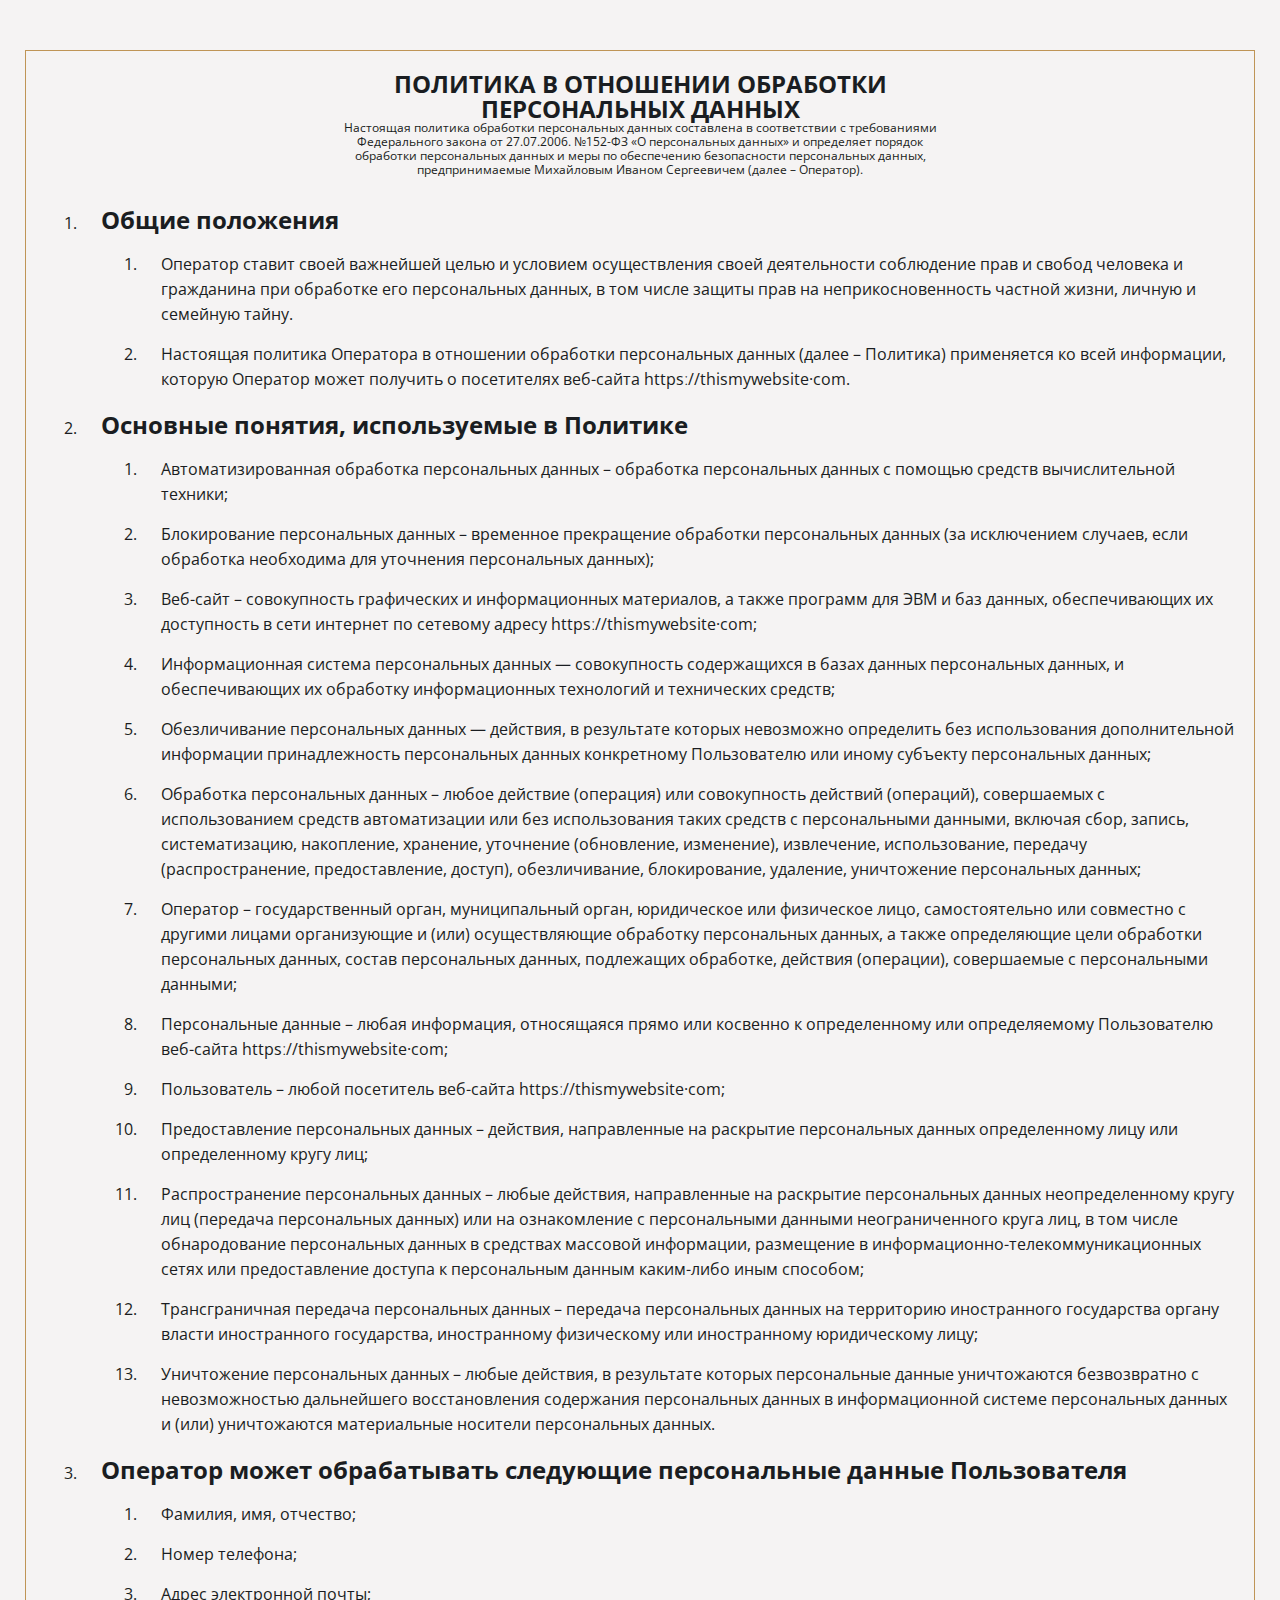
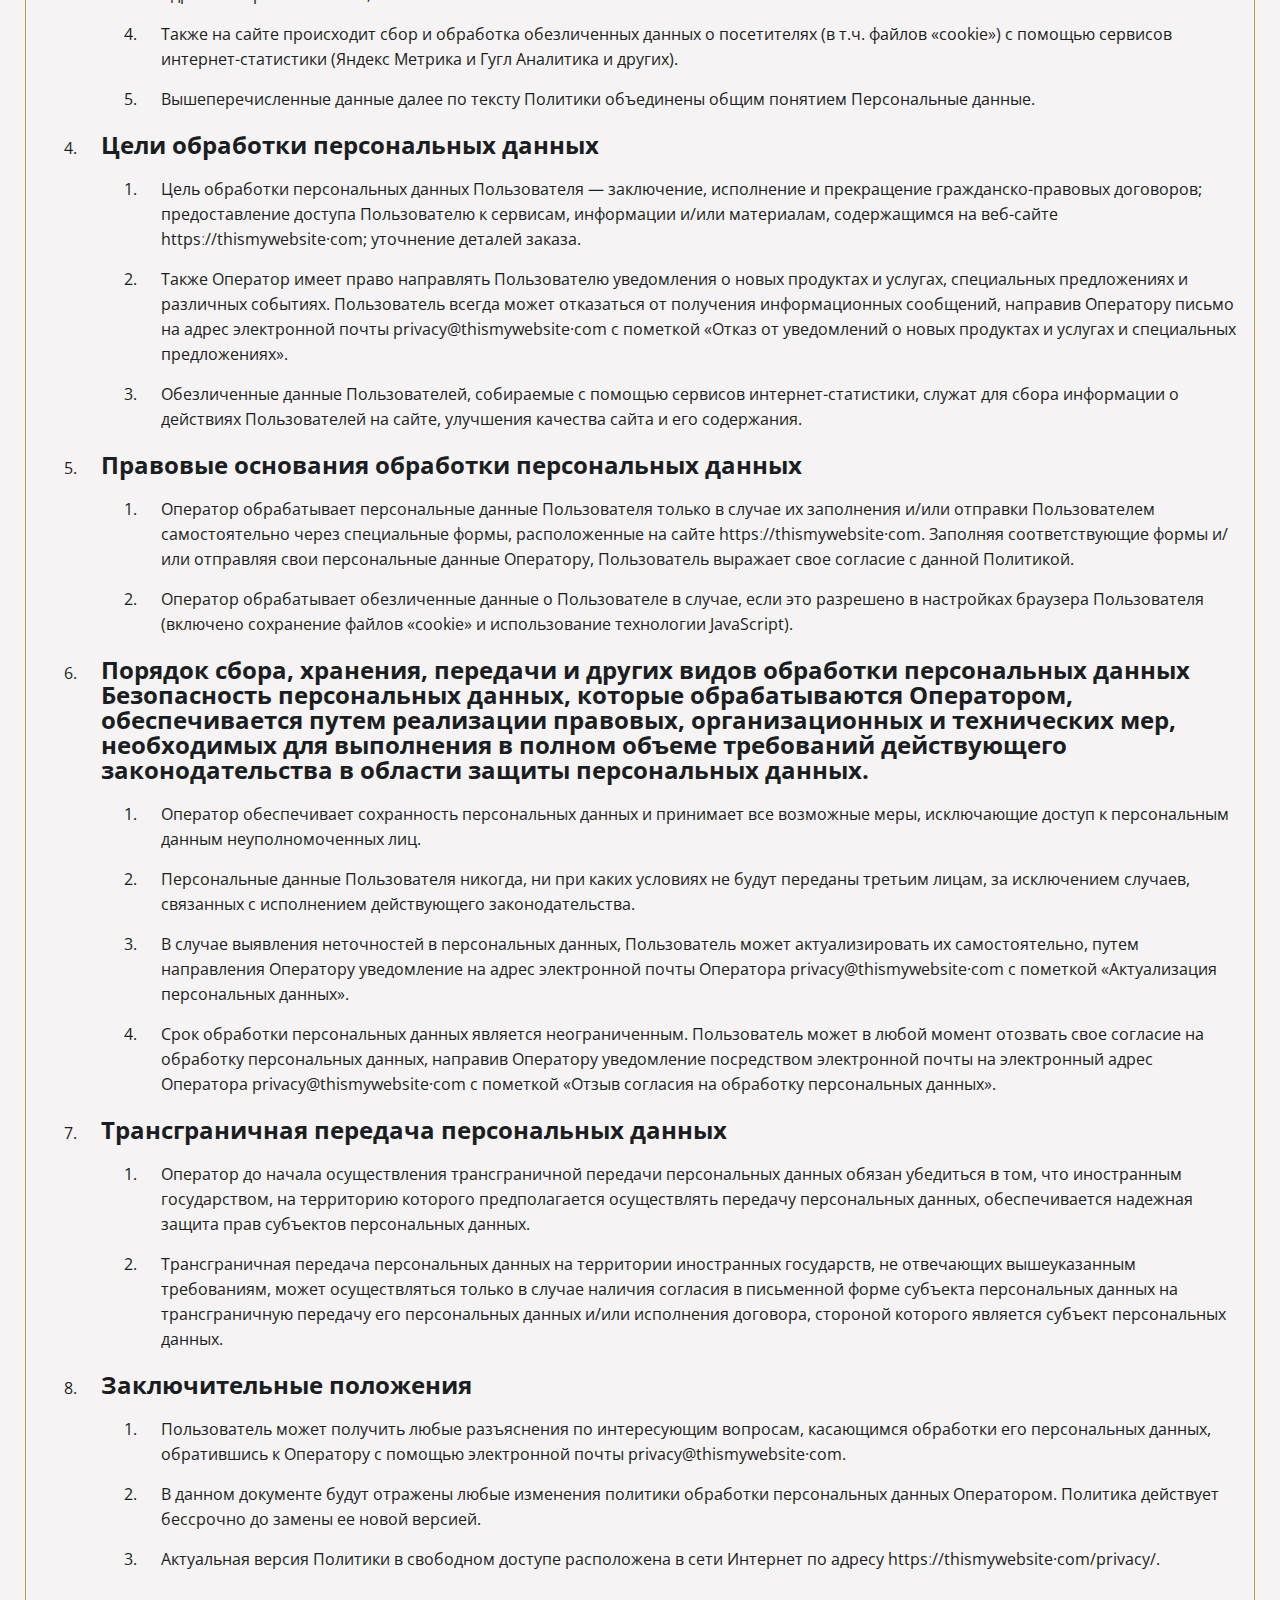
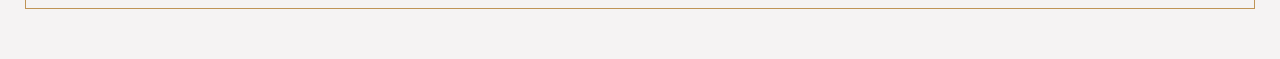
<file: Salomon/policy.html>
<!DOCTYPE html>
<html lang="en">
<head>
	<meta charset="UTF-8">
	<meta name="viewport" content="width=device-width, initial-scale=1.0">
	<title>Policy</title>
	<link rel="stylesheet" href="https://unpkg.com/swiper/swiper-bundle.min.css">
	<link rel="stylesheet" href="css/style.min.css">

	<script defer src="https://unpkg.com/swiper/swiper-bundle.min.js"></script>
	<script defer src="js/libs.min.js"></script>
	<script defer src="js/main.min.js"></script>
</head>

<body class="policy">
  <div class="container">
    <h1 class="policy__title">
        Политика в отношении обработки персональных данных
    </h1>
    <p class="policy__subtitle">
        Настоящая политика обработки персональных данных составлена в соответствии с требованиями Федерального закона от
        27.07.2006. №152-ФЗ «О персональных данных» и определяет порядок обработки персональных данных и меры по
        обеспечению безопасности персональных данных, предпринимаемые Михайловым Иваном Сергеевичем (далее – Оператор).
    </p>
    <ol>
        <li>
            <h2>
                Общие положения
            </h2>
            <ol>
                <li>
                    Оператор ставит своей важнейшей целью и условием осуществления своей деятельности соблюдение прав и
                    свобод
                    человека и гражданина при обработке его персональных данных, в том числе защиты прав на
                    неприкосновенность частной
                    жизни, личную и семейную тайну.
                </li>
                <li>
                    Настоящая политика Оператора в отношении обработки персональных данных (далее – Политика)
                    применяется ко всей
                    информации, которую Оператор может получить о посетителях веб-сайта httpsː//thismywebsite·com.
                </li>
            </ol>
        </li>
        <li>
            <h2>
                Основные понятия, используемые в Политике
            </h2>
            <ol>
                <li>
                    Автоматизированная обработка персональных данных – обработка персональных данных с помощью средств
                    вычислительной техники;
                </li>
                <li>
                    Блокирование персональных данных – временное прекращение обработки персональных данных (за
                    исключением
                    случаев,
                    если обработка необходима для уточнения персональных данных);
                </li>
                <li>
                    Веб-сайт – совокупность графических и информационных материалов, а также программ для ЭВМ и баз
                    данных,
                    обеспечивающих их доступность в сети интернет по сетевому адресу httpsː//thismywebsite·com;
                </li>
                <li>
                    Информационная система персональных данных — совокупность содержащихся в базах данных персональных
                    данных, и
                    обеспечивающих их обработку информационных технологий и технических средств;
                </li>
                <li>
                    Обезличивание персональных данных — действия, в результате которых невозможно определить без
                    использования
                    дополнительной информации принадлежность персональных данных конкретному Пользователю или иному
                    субъекту
                    персональных данных;
                </li>
                <li>
                    Обработка персональных данных – любое действие (операция) или совокупность действий (операций),
                    совершаемых с
                    использованием средств автоматизации или без использования таких средств с персональными данными,
                    включая
                    сбор,
                    запись, систематизацию, накопление, хранение, уточнение (обновление, изменение), извлечение,
                    использование,
                    передачу
                    (распространение, предоставление, доступ), обезличивание, блокирование, удаление, уничтожение
                    персональных
                    данных;
                </li>
                <li>
                    Оператор – государственный орган, муниципальный орган, юридическое или физическое лицо,
                    самостоятельно
                    или
                    совместно с другими лицами организующие и (или) осуществляющие обработку персональных данных, а
                    также
                    определяющие
                    цели обработки персональных данных, состав персональных данных, подлежащих обработке, действия
                    (операции),
                    совершаемые с персональными данными;
                </li>
                <li>
                    Персональные данные – любая информация, относящаяся прямо или косвенно к определенному или
                    определяемому
                    Пользователю веб-сайта httpsː//thismywebsite·com;
                </li>
                <li>
                    Пользователь – любой посетитель веб-сайта httpsː//thismywebsite·com;
                </li>
                <li>
                    Предоставление персональных данных – действия, направленные на раскрытие персональных данных
                    определенному
                    лицу или определенному кругу лиц;
                </li>
                <li>
                    Распространение персональных данных – любые действия, направленные на раскрытие персональных данных
                    неопределенному кругу лиц (передача персональных данных) или на ознакомление с персональными данными
                    неограниченного
                    круга лиц, в том числе обнародование персональных данных в средствах массовой информации, размещение
                    в
                    информационно-телекоммуникационных сетях или предоставление доступа к персональным данным каким-либо
                    иным
                    способом;
                </li>
                <li>
                    Трансграничная передача персональных данных – передача персональных данных на территорию
                    иностранного
                    государства органу власти иностранного государства, иностранному физическому или иностранному
                    юридическому
                    лицу;
                </li>
                <li>
                    Уничтожение персональных данных – любые действия, в результате которых персональные данные
                    уничтожаются
                    безвозвратно с невозможностью дальнейшего восстановления содержания персональных данных в
                    информационной
                    системе
                    персональных данных и (или) уничтожаются материальные носители персональных данных.
                </li>
            </ol>
        </li>
        <li>
            <h2>
                Оператор может обрабатывать следующие персональные данные Пользователя
            </h2>
            <ol>
                <li>
                    Фамилия, имя, отчество;
                </li>
                <li>
                    Номер телефона;
                </li>
                <li>
                    Адрес электронной почты;
                </li>
                <li>
                    Также на сайте происходит сбор и обработка обезличенных данных о посетителях (в т.ч. файлов
                    «cookie») с помощью сервисов интернет-статистики (Яндекс Метрика и Гугл Аналитика и других).
                </li>
                <li>
                    Вышеперечисленные данные далее по тексту Политики объединены общим понятием Персональные данные.
                </li>
            </ol>
        </li>
        <li>
            <h2>
                Цели обработки персональных данных
            </h2>
            <ol>
                <li>
                    Цель обработки персональных данных Пользователя — заключение, исполнение и прекращение
                    гражданско-правовых
                    договоров; предоставление доступа Пользователю к сервисам, информации и/или материалам, содержащимся
                    на веб-сайте
                    httpsː//thismywebsite·com; уточнение деталей заказа.
                </li>
                <li>
                    Также Оператор имеет право направлять Пользователю уведомления о новых продуктах и услугах,
                    специальных
                    предложениях и различных событиях. Пользователь всегда может отказаться от получения информационных
                    сообщений,
                    направив Оператору письмо на адрес электронной почты privacy@thismywebsite·com с пометкой «Отказ от
                    уведомлений о
                    новых продуктах и услугах и специальных предложениях».
                </li>
                <li>
                    Обезличенные данные Пользователей, собираемые с помощью сервисов интернет-статистики, служат для
                    сбора
                    информации о действиях Пользователей на сайте, улучшения качества сайта и его содержания.
                </li>
            </ol>
        </li>
        <li>
            <h2>
                Правовые основания обработки персональных данных
            </h2>
            <ol>
                <li>
                    Оператор обрабатывает персональные данные Пользователя только в случае их заполнения и/или отправки
                    Пользователем самостоятельно через специальные формы, расположенные на сайте
                    httpsː//thismywebsite·com. Заполняя
                    соответствующие формы и/или отправляя свои персональные данные Оператору, Пользователь выражает свое
                    согласие с
                    данной Политикой.
                </li>
                <li>
                    Оператор обрабатывает обезличенные данные о Пользователе в случае, если это разрешено в настройках
                    браузера
                    Пользователя (включено сохранение файлов «cookie» и использование технологии JavaScript).
                </li>
            </ol>
        </li>
        <li>
            <h2>
                Порядок сбора, хранения, передачи и других видов обработки персональных данных
                Безопасность персональных данных, которые обрабатываются Оператором, обеспечивается путем реализации
                правовых,
                организационных и технических мер, необходимых для выполнения в полном объеме требований действующего
                законодательства в области защиты персональных данных.
            </h2>
            <ol>
                <li>
                    Оператор обеспечивает сохранность персональных данных и принимает все возможные меры, исключающие
                    доступ к
                    персональным данным неуполномоченных лиц.
                </li>
                <li>
                    Персональные данные Пользователя никогда, ни при каких условиях не будут переданы третьим лицам, за
                    исключением
                    случаев, связанных с исполнением действующего законодательства.
                </li>
                <li>
                    В случае выявления неточностей в персональных данных, Пользователь может актуализировать их
                    самостоятельно,
                    путем направления Оператору уведомление на адрес электронной почты Оператора
                    privacy@thismywebsite·com с пометкой
                    «Актуализация персональных данных».
                </li>
                <li>
                    Срок обработки персональных данных является неограниченным. Пользователь может в любой момент
                    отозвать свое
                    согласие на обработку персональных данных, направив Оператору уведомление посредством электронной
                    почты на
                    электронный адрес Оператора privacy@thismywebsite·com с пометкой «Отзыв согласия на обработку
                    персональных данных».
                </li>
            </ol>
        </li>
        <li>
            <h2>
                Трансграничная передача персональных данных
            </h2>
            <ol>
                <li>
                    Оператор до начала осуществления трансграничной передачи персональных данных обязан убедиться в том,
                    что
                    иностранным государством, на территорию которого предполагается осуществлять передачу персональных
                    данных,
                    обеспечивается надежная защита прав субъектов персональных данных.
                </li>
                <li>
                    Трансграничная передача персональных данных на территории иностранных государств, не отвечающих
                    вышеуказанным
                    требованиям, может осуществляться только в случае наличия согласия в письменной форме субъекта
                    персональных данных
                    на трансграничную передачу его персональных данных и/или исполнения договора, стороной которого
                    является субъект
                    персональных данных.
                </li>
            </ol>
        </li>
        <li>
            <h2>
                Заключительные положения
            </h2>
            <ol>
                <li>
                    Пользователь может получить любые разъяснения по интересующим вопросам, касающимся обработки его
                    персональных
                    данных, обратившись к Оператору с помощью электронной почты privacy@thismywebsite·com.
                </li>
                <li>
                    В данном документе будут отражены любые изменения политики обработки персональных данных Оператором.
                    Политика
                    действует бессрочно до замены ее новой версией.
                </li>
                <li>
                    Актуальная версия Политики в свободном доступе расположена в сети Интернет по адресу
                    httpsː//thismywebsite·com/privacy/.
                </li>
            </ol>
        </li>
    </ol>
  </div>

</body>

</html>
</file>
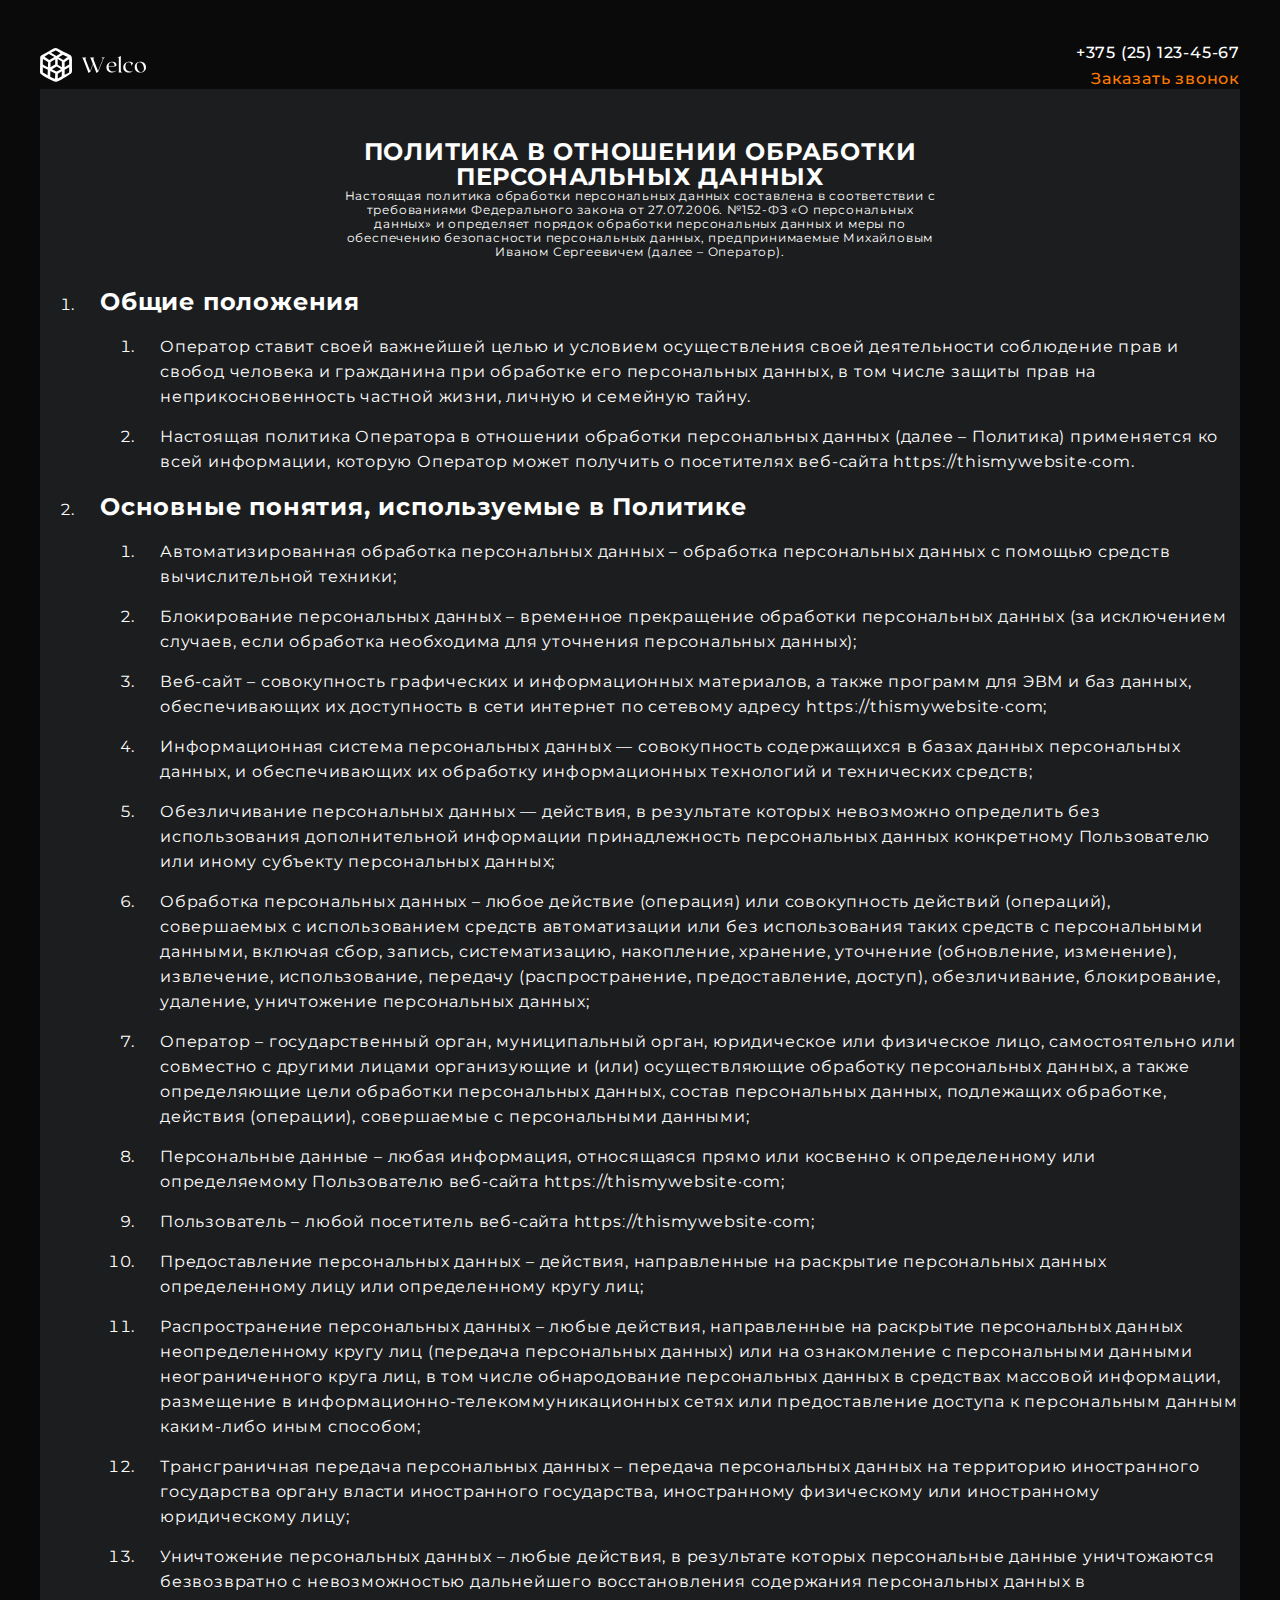
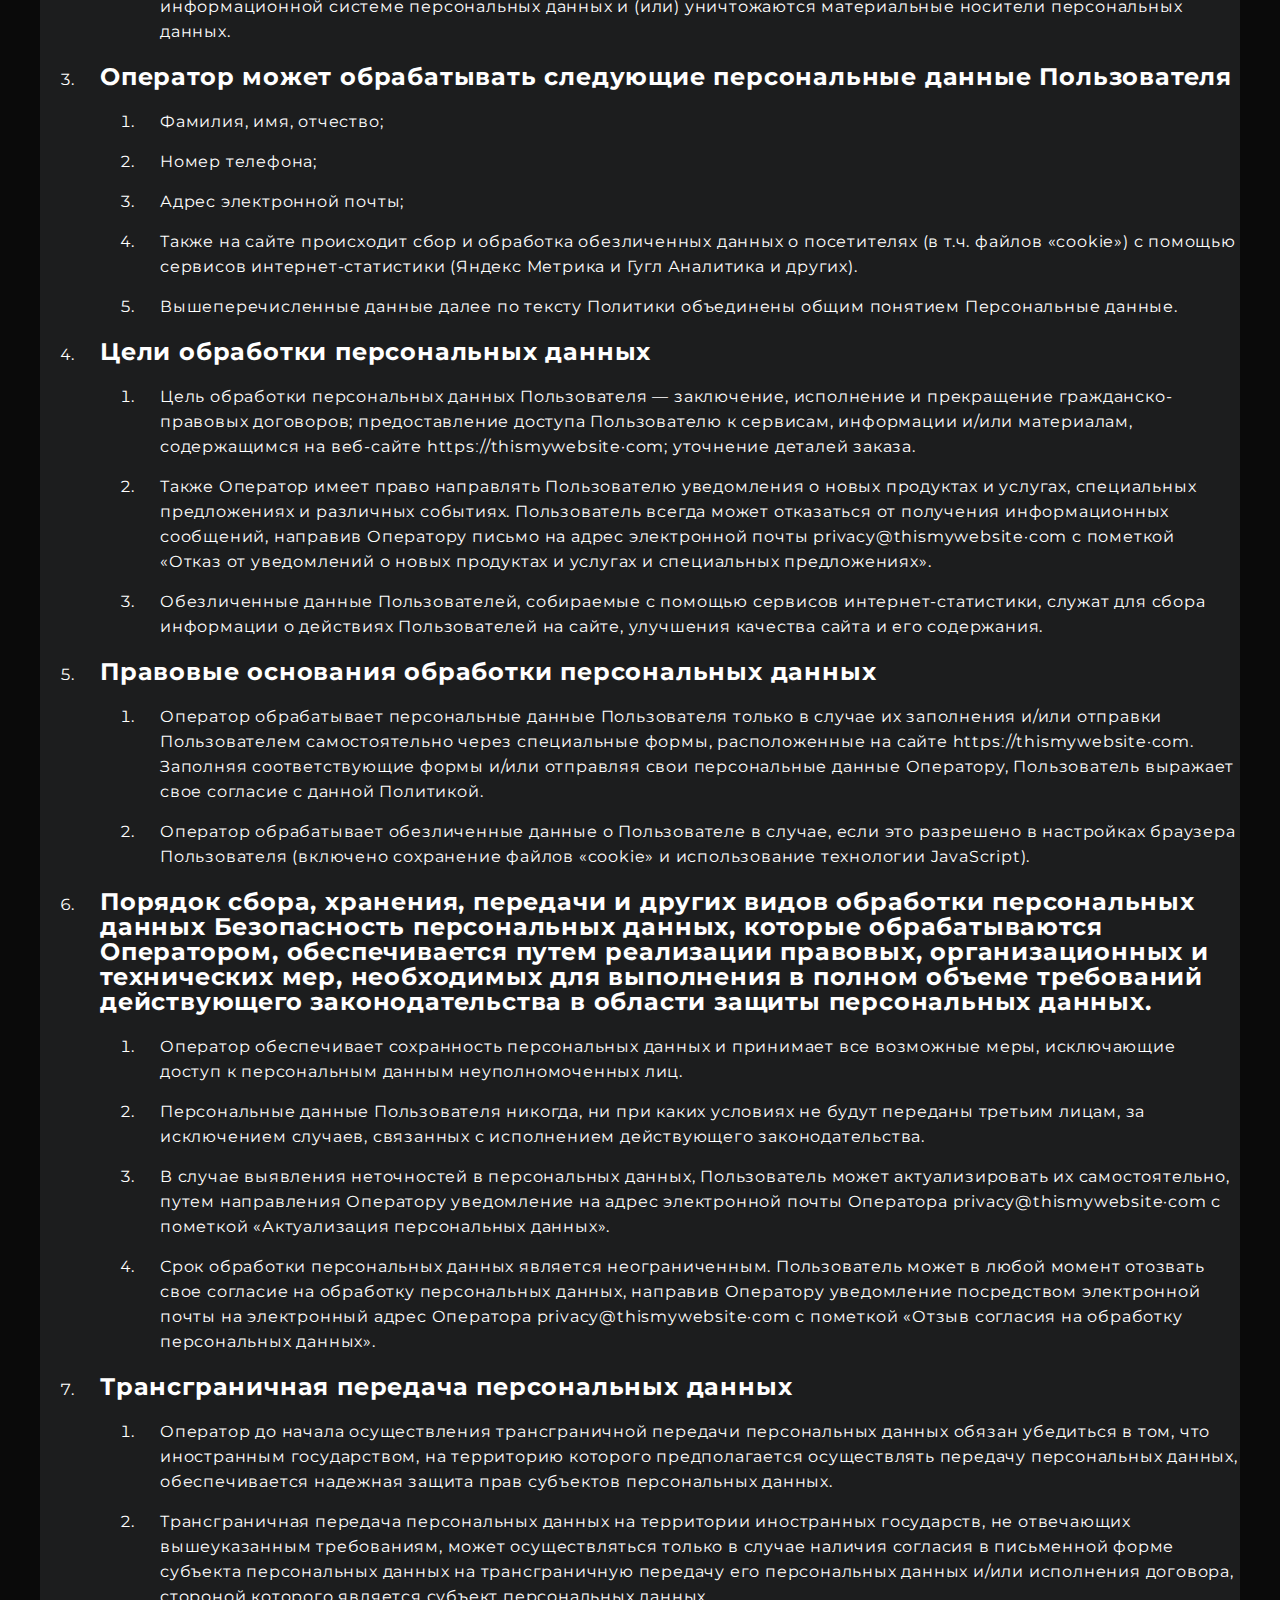
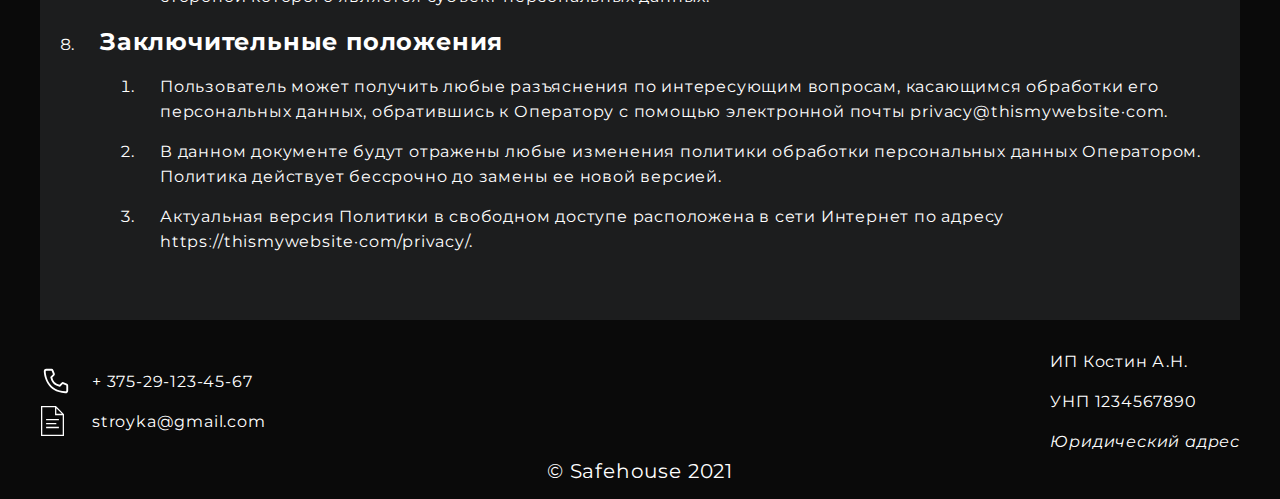
<file: Savehouse/policy.html>
<!DOCTYPE html>
<html lang="en">
<head>
	<meta charset="UTF-8">
	<meta name="viewport" content="width=device-width, initial-scale=1.0">
	<meta name="description" content="Строительная компания занимающаяся строительством домов, ремонтом квартир.">
	<title>Policy</title>
	<!-- <link rel="icon" href="img/favicon.ico" type="image/x-icon"> -->
	<link rel="stylesheet" href="css/style.min.css">
	<link rel="preconnect" href="https://fonts.gstatic.com">
	<link href="https://fonts.googleapis.com/css2?family=Montserrat:wght@400;500;600;700&display=swap" rel="stylesheet">
</head>



<body>

    <div class="wrapper">

<!-- ======================= HEADER ======================= -->

<header class="header">
    <div class="container header__container">
        <div class="logo">
            <a href="index.html" class="logo__link">
                <svg width="106" height="34" fill="none" xmlns="http://www.w3.org/2000/svg">
                    <path
                        d="M31.966 11.414c-.086-2.75-.355-3.466-2.32-4.632-.572-.34-1.218-.682-1.909-1.05-2.016-1.078-3.26-1.636-5.233-2.548a58.52 58.52 0 01-4.562-2.33c-1.106-.631-2.185-1.43-4.378-.241a427.494 427.494 0 00-5.057 2.775A282.74 282.74 0 004.785 5.51c-.816.474-1.577.924-2.28 1.34C-.03 8.35.217 8.88.206 11.017c-.01 2.042-.054 4.09-.088 6.148C.082 19.213 0 21.252 0 23.284c0 2.54.59 2.54 2.562 4.012a20.385 20.385 0 003.662 2.213c2.632 1.332 2.027 1.096 4.381 2.278.715.359 1.57.838 2.474 1.264 2.301 1.086 3.132 1.145 5.93-.294a71.656 71.656 0 002.986-1.624c2.384-1.374 3.888-2.186 7.511-4.556 2.183-1.428 2.511-1.527 2.493-4.46-.01-1.645-.064-3.295-.092-4.951-.025-1.495.12-3.825.059-5.752zm-7.294 7.718c-.01-1.678-.029-3.338-.058-4.98.61-.45 1.269-.907 1.99-1.36.634-.4 1.601-.945 2.487-1.423.048 1.66.078 3.347.092 5.064-1.362.88-2.919 1.795-4.51 2.7zm-8.15 4.46a131.51 131.51 0 00-4.41-2.317l-.162-.082c1.6-.937 2.922-1.708 3.87-2.26l.889-.518c1.49.916 2.943 1.83 4.36 2.744l-.241.135a156.943 156.943 0 01-4.306 2.298zM6.04 12.792c.868.546 1.419.914 2.093 1.35-.084 1.664-.134 3.282-.211 5.009a133.694 133.694 0 01-5.112-2.772c.016-1.812.048-3.598.1-5.348 1.03.54 2.345 1.266 3.13 1.76zm15.792.81a363.3 363.3 0 01.03 5.546l-4.175-2.473c-.01-.869-.02-1.738-.022-2.62a310.62 310.62 0 01.012-3.061c1.418.87 2.804 1.74 4.155 2.608zm-6.648-2.26v1.594a898.352 898.352 0 01-.012 3.643 4756.965 4756.965 0 01-4.706 2.71c.04-1.78.086-3.54.148-5.277 1.797-1.053 3.272-1.913 4.304-2.514l.266-.155zm12.602-2.36a485.93 485.93 0 01-2.631 1.673c-.674.424-1.345.842-2.015 1.26l-4.437-2.628a159.453 159.453 0 004.271-2.631 46.772 46.772 0 004.812 2.326zM14.493 2.95c1.116-.66 1.653-.41 2.506.123.728.456 1.536.955 2.416 1.485l1.034.623a61.611 61.611 0 01-2.62 1.811c-.494.323-.937.602-1.454.915l-5.281-3.13c.466-.233 1.02-.516 1.799-.937a50.886 50.886 0 001.6-.89zM5.215 8.293C7.718 6.656 7.897 6.512 8.707 6.04c.088-.051.17-.1.252-.146 1.8 1.004 3.629 2.054 5.483 3.152l-1.68.97c-1.282.739-2.391 1.377-3.279 1.887-.663-.414-1.327-.827-1.995-1.247a445.705 445.705 0 01-2.984-1.898l.71-.464zM2.872 24.61a262.336 262.336 0 01-.07-5.416 176.48 176.48 0 015.013 2.514 466.64 466.64 0 00-.204 5.578 98.546 98.546 0 01-4.739-2.677zm7.383 4.029c.023-1.411.051-2.83.09-4.263.013-.447.022-.89.034-1.335 1.65.859 3.296 1.719 4.857 2.577-.029.916-.064 1.879-.106 2.646-.05.877-.066 1.736-.099 2.584a107.952 107.952 0 01-4.776-2.21zm7.445 1.846c.046-1.309.087-3.28.119-4.687a196.652 196.652 0 014.01-2.467l-.012.986a360.8 360.8 0 01-.09 3.97c-.465.252-.869.48-1.183.673-.92.557-1.87 1.066-2.844 1.526zm6.946-3.72c.02-1.683.03-3.385.03-5.106a184.08 184.08 0 014.516-2.515 275.258 275.258 0 01-.066 5.304c-1.399.75-3 1.562-4.48 2.318zM61.141 9.393h4.007v.085c-.915.257-1.502.643-2.243 2.507l-4.638 11.677-2.047 1.392.065-.45-3.18-8.077-2.765 7.134-2.047 1.393.066-.45-5.4-13.754c-.219-.558-.632-1.179-.959-1.457h5.466v.085c-1.525.129-2.396.579-1.655 2.486l4.29 11.14 2.765-7.198-1.981-5.056c-.218-.558-.632-1.179-.959-1.457h5.466v.085c-1.524.129-2.395.579-1.655 2.486l4.29 11.14 4.399-11.14c.74-1.864-.065-2.229-1.285-2.486v-.085zm15.374 12.854l.109.086c-.653 1.2-2.417 2.207-4.66 2.207-3.027 0-5.51-1.864-5.51-5.1 0-3.449 2.875-5.57 6.033-5.57 4.529 0 5.03 4.564 2.308 4.564h-6.228c.022 2.935 1.72 5.163 4.333 5.163 1.154 0 2.94-.428 3.615-1.35zm-4.812-7.991c-1.764 0-3.027 1.414-3.136 3.835l5.357-.064c1.328-.022.61-3.771-2.221-3.771zm9.124 8.056c0 1.157.152 1.757 1.241 1.992v.086h-3.44l.195-1.328V10.27c0-.857-.413-.75-1.763-.343V9.8L80.936 8l-.11.836v13.476zm8.035 2.228c-3.027 0-5.596-1.864-5.596-5.12 0-3.429 2.809-5.55 6.053-5.55 1.764 0 3.093.622 3.768 1.436l-2.025 3h-.044c.915-2.293-.218-4.093-2.352-4.071-1.96 0-3.288 1.542-3.288 4.135 0 2.956 1.742 5.227 4.399 5.227 1.045 0 2.504-.343 3.18-1.221l.108.086c-.653 1.157-2.069 2.078-4.203 2.078zm11.498-10.67c3.31 0 5.64 2.164 5.64 5.335 0 3.15-2.33 5.335-5.64 5.335-3.31 0-5.64-2.164-5.64-5.335 0-3.15 2.33-5.335 5.64-5.335zm.849 10.306c1.721 0 2.744-1.35 2.744-3.578 0-2.957-1.742-6.363-4.442-6.363-1.72 0-2.744 1.35-2.744 3.578 0 2.956 1.742 6.363 4.442 6.363z"
                        fill="#fff" />
                </svg>
            </a>
        </div>
        <div class="header__contact">
            <a class="header__contact-link" href="tel:+375251234567">+375 (25) 123-45-67</a>
            <a class="header__contact-phone" href="#">Заказать звонок</a>
        </div>
        <button class="btn__burger" id="burger">
            <span></span>
            <span></span>
            <span></span>
        </button>
    </div>
</header>

<!-- ======================= / HEADER ======================= -->

        <main class="page">
            <div class="container">
                <div class="policy">
                    <h1 class="policy__title">
                        Политика в отношении обработки персональных данных
                    </h1>
                    <p class="policy__subtitle">
                        Настоящая политика обработки персональных данных составлена в соответствии с требованиями
                        Федерального
                        закона от
                        27.07.2006. №152-ФЗ «О персональных данных» и определяет порядок обработки персональных данных и
                        меры по
                        обеспечению безопасности персональных данных, предпринимаемые Михайловым Иваном Сергеевичем
                        (далее –
                        Оператор).
                    </p>
                    <ol>
                        <li>
                            <h2>
                                Общие положения
                            </h2>
                            <ol>
                                <li>
                                    Оператор ставит своей важнейшей целью и условием осуществления своей деятельности
                                    соблюдение
                                    прав и
                                    свобод
                                    человека и гражданина при обработке его персональных данных, в том числе защиты прав
                                    на
                                    неприкосновенность частной
                                    жизни, личную и семейную тайну.
                                </li>
                                <li>
                                    Настоящая политика Оператора в отношении обработки персональных данных (далее –
                                    Политика)
                                    применяется ко всей
                                    информации, которую Оператор может получить о посетителях веб-сайта
                                    httpsː//thismywebsite·com.
                                </li>
                            </ol>
                        </li>
                        <li>
                            <h2>
                                Основные понятия, используемые в Политике
                            </h2>
                            <ol>
                                <li>
                                    Автоматизированная обработка персональных данных – обработка персональных данных с
                                    помощью
                                    средств
                                    вычислительной техники;
                                </li>
                                <li>
                                    Блокирование персональных данных – временное прекращение обработки персональных
                                    данных (за
                                    исключением
                                    случаев,
                                    если обработка необходима для уточнения персональных данных);
                                </li>
                                <li>
                                    Веб-сайт – совокупность графических и информационных материалов, а также программ
                                    для ЭВМ и баз
                                    данных,
                                    обеспечивающих их доступность в сети интернет по сетевому адресу
                                    httpsː//thismywebsite·com;
                                </li>
                                <li>
                                    Информационная система персональных данных — совокупность содержащихся в базах
                                    данных
                                    персональных
                                    данных, и
                                    обеспечивающих их обработку информационных технологий и технических средств;
                                </li>
                                <li>
                                    Обезличивание персональных данных — действия, в результате которых невозможно
                                    определить без
                                    использования
                                    дополнительной информации принадлежность персональных данных конкретному
                                    Пользователю или иному
                                    субъекту
                                    персональных данных;
                                </li>
                                <li>
                                    Обработка персональных данных – любое действие (операция) или совокупность действий
                                    (операций),
                                    совершаемых с
                                    использованием средств автоматизации или без использования таких средств с
                                    персональными
                                    данными,
                                    включая
                                    сбор,
                                    запись, систематизацию, накопление, хранение, уточнение (обновление, изменение),
                                    извлечение,
                                    использование,
                                    передачу
                                    (распространение, предоставление, доступ), обезличивание, блокирование, удаление,
                                    уничтожение
                                    персональных
                                    данных;
                                </li>
                                <li>
                                    Оператор – государственный орган, муниципальный орган, юридическое или физическое
                                    лицо,
                                    самостоятельно
                                    или
                                    совместно с другими лицами организующие и (или) осуществляющие обработку
                                    персональных данных, а
                                    также
                                    определяющие
                                    цели обработки персональных данных, состав персональных данных, подлежащих
                                    обработке, действия
                                    (операции),
                                    совершаемые с персональными данными;
                                </li>
                                <li>
                                    Персональные данные – любая информация, относящаяся прямо или косвенно к
                                    определенному или
                                    определяемому
                                    Пользователю веб-сайта httpsː//thismywebsite·com;
                                </li>
                                <li>
                                    Пользователь – любой посетитель веб-сайта httpsː//thismywebsite·com;
                                </li>
                                <li>
                                    Предоставление персональных данных – действия, направленные на раскрытие
                                    персональных данных
                                    определенному
                                    лицу или определенному кругу лиц;
                                </li>
                                <li>
                                    Распространение персональных данных – любые действия, направленные на раскрытие
                                    персональных
                                    данных
                                    неопределенному кругу лиц (передача персональных данных) или на ознакомление с
                                    персональными
                                    данными
                                    неограниченного
                                    круга лиц, в том числе обнародование персональных данных в средствах массовой
                                    информации,
                                    размещение
                                    в
                                    информационно-телекоммуникационных сетях или предоставление доступа к персональным
                                    данным
                                    каким-либо
                                    иным
                                    способом;
                                </li>
                                <li>
                                    Трансграничная передача персональных данных – передача персональных данных на
                                    территорию
                                    иностранного
                                    государства органу власти иностранного государства, иностранному физическому или
                                    иностранному
                                    юридическому
                                    лицу;
                                </li>
                                <li>
                                    Уничтожение персональных данных – любые действия, в результате которых персональные
                                    данные
                                    уничтожаются
                                    безвозвратно с невозможностью дальнейшего восстановления содержания персональных
                                    данных в
                                    информационной
                                    системе
                                    персональных данных и (или) уничтожаются материальные носители персональных данных.
                                </li>
                            </ol>
                        </li>
                        <li>
                            <h2>
                                Оператор может обрабатывать следующие персональные данные Пользователя
                            </h2>
                            <ol>
                                <li>
                                    Фамилия, имя, отчество;
                                </li>
                                <li>
                                    Номер телефона;
                                </li>
                                <li>
                                    Адрес электронной почты;
                                </li>
                                <li>
                                    Также на сайте происходит сбор и обработка обезличенных данных о посетителях (в т.ч.
                                    файлов
                                    «cookie») с помощью сервисов интернет-статистики (Яндекс Метрика и Гугл Аналитика и
                                    других).
                                </li>
                                <li>
                                    Вышеперечисленные данные далее по тексту Политики объединены общим понятием
                                    Персональные данные.
                                </li>
                            </ol>
                        </li>
                        <li>
                            <h2>
                                Цели обработки персональных данных
                            </h2>
                            <ol>
                                <li>
                                    Цель обработки персональных данных Пользователя — заключение, исполнение и
                                    прекращение
                                    гражданско-правовых
                                    договоров; предоставление доступа Пользователю к сервисам, информации и/или
                                    материалам,
                                    содержащимся
                                    на веб-сайте
                                    httpsː//thismywebsite·com; уточнение деталей заказа.
                                </li>
                                <li>
                                    Также Оператор имеет право направлять Пользователю уведомления о новых продуктах и
                                    услугах,
                                    специальных
                                    предложениях и различных событиях. Пользователь всегда может отказаться от получения
                                    информационных
                                    сообщений,
                                    направив Оператору письмо на адрес электронной почты privacy@thismywebsite·com с
                                    пометкой «Отказ
                                    от
                                    уведомлений о
                                    новых продуктах и услугах и специальных предложениях».
                                </li>
                                <li>
                                    Обезличенные данные Пользователей, собираемые с помощью сервисов
                                    интернет-статистики, служат для
                                    сбора
                                    информации о действиях Пользователей на сайте, улучшения качества сайта и его
                                    содержания.
                                </li>
                            </ol>
                        </li>
                        <li>
                            <h2>
                                Правовые основания обработки персональных данных
                            </h2>
                            <ol>
                                <li>
                                    Оператор обрабатывает персональные данные Пользователя только в случае их заполнения
                                    и/или
                                    отправки
                                    Пользователем самостоятельно через специальные формы, расположенные на сайте
                                    httpsː//thismywebsite·com. Заполняя
                                    соответствующие формы и/или отправляя свои персональные данные Оператору,
                                    Пользователь выражает
                                    свое
                                    согласие с
                                    данной Политикой.
                                </li>
                                <li>
                                    Оператор обрабатывает обезличенные данные о Пользователе в случае, если это
                                    разрешено в
                                    настройках
                                    браузера
                                    Пользователя (включено сохранение файлов «cookie» и использование технологии
                                    JavaScript).
                                </li>
                            </ol>
                        </li>
                        <li>
                            <h2>
                                Порядок сбора, хранения, передачи и других видов обработки персональных данных
                                Безопасность персональных данных, которые обрабатываются Оператором, обеспечивается
                                путем реализации
                                правовых,
                                организационных и технических мер, необходимых для выполнения в полном объеме требований
                                действующего
                                законодательства в области защиты персональных данных.
                            </h2>
                            <ol>
                                <li>
                                    Оператор обеспечивает сохранность персональных данных и принимает все возможные
                                    меры,
                                    исключающие
                                    доступ к
                                    персональным данным неуполномоченных лиц.
                                </li>
                                <li>
                                    Персональные данные Пользователя никогда, ни при каких условиях не будут переданы
                                    третьим лицам,
                                    за
                                    исключением
                                    случаев, связанных с исполнением действующего законодательства.
                                </li>
                                <li>
                                    В случае выявления неточностей в персональных данных, Пользователь может
                                    актуализировать их
                                    самостоятельно,
                                    путем направления Оператору уведомление на адрес электронной почты Оператора
                                    privacy@thismywebsite·com с пометкой
                                    «Актуализация персональных данных».
                                </li>
                                <li>
                                    Срок обработки персональных данных является неограниченным. Пользователь может в
                                    любой момент
                                    отозвать свое
                                    согласие на обработку персональных данных, направив Оператору уведомление
                                    посредством
                                    электронной
                                    почты на
                                    электронный адрес Оператора privacy@thismywebsite·com с пометкой «Отзыв согласия на
                                    обработку
                                    персональных данных».
                                </li>
                            </ol>
                        </li>
                        <li>
                            <h2>
                                Трансграничная передача персональных данных
                            </h2>
                            <ol>
                                <li>
                                    Оператор до начала осуществления трансграничной передачи персональных данных обязан
                                    убедиться в
                                    том,
                                    что
                                    иностранным государством, на территорию которого предполагается осуществлять
                                    передачу
                                    персональных
                                    данных,
                                    обеспечивается надежная защита прав субъектов персональных данных.
                                </li>
                                <li>
                                    Трансграничная передача персональных данных на территории иностранных государств, не
                                    отвечающих
                                    вышеуказанным
                                    требованиям, может осуществляться только в случае наличия согласия в письменной
                                    форме субъекта
                                    персональных данных
                                    на трансграничную передачу его персональных данных и/или исполнения договора,
                                    стороной которого
                                    является субъект
                                    персональных данных.
                                </li>
                            </ol>
                        </li>
                        <li>
                            <h2>
                                Заключительные положения
                            </h2>
                            <ol>
                                <li>
                                    Пользователь может получить любые разъяснения по интересующим вопросам, касающимся
                                    обработки его
                                    персональных
                                    данных, обратившись к Оператору с помощью электронной почты
                                    privacy@thismywebsite·com.
                                </li>
                                <li>
                                    В данном документе будут отражены любые изменения политики обработки персональных
                                    данных
                                    Оператором.
                                    Политика
                                    действует бессрочно до замены ее новой версией.
                                </li>
                                <li>
                                    Актуальная версия Политики в свободном доступе расположена в сети Интернет по адресу
                                    httpsː//thismywebsite·com/privacy/.
                                </li>
                            </ol>
                        </li>
                    </ol>
                </div>
            </div>

        </main>

        <!-- ======================= FOOTER ======================= -->

<footer class="footer">
    <div class="container">
        <div class="footer__row">
            <div class="footer__column">
                <div class="footer__text">
                    <a href="tel:+375291234567" class="footer__link footer__link--phone">+ 375-29-123-45-67</a>
                </div>
                <div class="footer__text">
                    <a href="mailto:stroyka@gmail.com" class="footer__link footer__link--email">stroyka@gmail.com</a>
                </div>
            </div>
            <div class="footer__column">
                <div class="footer__text">ИП Костин А.Н.</div>
                <div class="footer__text">УНП 1234567890</div>
                <address class="footer__text">Юридический адрес</address>
            </div>
        </div>
        <div class="footer__copy">
            &copy; Safehouse <time>2021</time>
        </div>
    </div>
</footer>

    </div>

</body>

</html>
</file>
<file: Room/css/fonts.css>
@font-face {
	font-family: 'Roboto';
	src: url('../fonts/Roboto-Regular.eot');
	src: url('../fonts/Roboto-Regular.eot?#iefix') format('embedded-opentype'),
			url('../fonts/Roboto-Regular.svg#Roboto-Regular') format('svg'),
			url('../fonts/Roboto-Regular.ttf') format('truetype'),
			url('../fonts/Roboto-Regular.woff') format('woff'),
			url('../fonts/Roboto-Regular.woff2') format('woff2');
	font-weight: normal;
	font-style: normal;
}
</file>
<file: Room/css/style.min.css>
*{-webkit-box-sizing:border-box;box-sizing:border-box}body{font-family:'Roboto', sans-serif;font-size:16px;line-height:24px;font-weight:400;background:#ffffff;position:relative}button{cursor:pointer}a{text-decoration:none;color:inherit}ul{list-style:none}.container{max-width:1220px;margin:0 auto;padding:0 10px}.title{font-size:48px}.footer__custom-checkbox{position:absolute;z-index:-1;opacity:0}.Return__btn{display:block;position:absolute;bottom:83px;right:-63px;border:none;background-color:transparent;font-size:11px;line-height:13px;letter-spacing:2.4px;text-transform:uppercase;color:#FFFFFF;-webkit-transform:rotate(270deg);transform:rotate(270deg);padding:22px 33px;cursor:pointer}.Return__btn:hover{text-decoration:underline}.header{padding:0 0 25px;border-bottom:1px solid #e0e0e0}.header__container{max-width:1392px;margin:0 auto;padding:0 10px}.header__top{padding:4px 0;margin-bottom:25px;background:#f4f4f4}.header__contacts{display:-webkit-box;display:-ms-flexbox;display:flex;-webkit-box-pack:end;-ms-flex-pack:end;justify-content:flex-end;-webkit-box-align:center;-ms-flex-align:center;align-items:center}.header__contacts-list:not(:first-child){margin-left:25px}.header__contacts-link{font-size:12px;line-height:33px;letter-spacing:1px;text-transform:uppercase;color:#aaaaaa}.header__contacts-link:hover{color:#000000}.header__contacts-lang{position:relative}.header__contacts-lang::after{content:"";display:block;position:absolute;right:0px;top:50%;-webkit-transform:translateY(-50%);transform:translateY(-50%);background-image:url(../img/header-arrow.svg);background-repeat:no-repeat;width:14px;height:7px;cursor:pointer}.header__lang-item{display:block;width:100%;padding:0 20px 0 0;background:none;border:none;-webkit-appearance:none;-moz-appearance:none;appearance:none;font-size:12px;line-height:33px;letter-spacing:1px;text-transform:uppercase;color:#aaaaaa;cursor:pointer}.header__lang-item:hover{color:#000000}.header__bottom{margin-left:90px}.header__navigation{display:-webkit-box;display:-ms-flexbox;display:flex;-webkit-box-pack:justify;-ms-flex-pack:justify;justify-content:space-between;-webkit-box-align:center;-ms-flex-align:center;align-items:center}.logo__img{width:50px;height:50px}.header__lists{display:-webkit-box;display:-ms-flexbox;display:flex;-webkit-box-pack:justify;-ms-flex-pack:justify;justify-content:space-between;-webkit-box-align:center;-ms-flex-align:center;align-items:center;font-size:12px;line-height:14px;text-align:center;letter-spacing:2px;text-transform:uppercase;color:#000000}.header__lists i{font-size:24px}.header__item{-webkit-transition:0.3s all;transition:0.3s all}.header__item:hover{-webkit-transform:scale(1.1);transform:scale(1.1)}.header__item--center:not(:first-child){margin-left:110px}.header__item--right:not(:first-child){margin-left:46px}.header__link-map{position:relative;padding:0 0 0 30px}.header__link-map::before{content:"";background:url(../img/map-mark-icon.svg) center center/cover no-repeat;position:absolute;left:0;top:50%;-webkit-transform:translateY(-50%);transform:translateY(-50%);width:20px;height:24px}.header__link-shop{position:relative}.header__link-shop::before{content:"";background:url(../img/map-shop-icon.svg) center center/cover no-repeat;position:absolute;right:0;top:50%;-webkit-transform:translateY(-50%);transform:translateY(-50%);width:25px;height:25px}.design{padding:80px 0 245px}.design__img-bg{display:block;max-width:1327px;max-height:746px;width:100%;height:100%;-o-object-fit:cover;object-fit:cover;margin:0 auto;margin-bottom:82px}.design__wrapper{display:-webkit-box;display:-ms-flexbox;display:flex;-ms-flex-pack:distribute;justify-content:space-around;-webkit-box-align:center;-ms-flex-align:center;align-items:center;margin-bottom:208px}.design__title{line-height:58px;color:#1a1a1a;max-width:371px}.design__text{font-size:24px;line-height:40px;color:#aaaaaa;max-width:569px}.design__items{display:-webkit-box;display:-ms-flexbox;display:flex;-webkit-box-pack:justify;-ms-flex-pack:justify;justify-content:space-between;-ms-flex-wrap:wrap;flex-wrap:wrap}.design__card{margin-bottom:32px;max-width:588px}.design__card-img{margin-bottom:9px;width:588px;height:412px;-o-object-fit:cover;object-fit:cover}.design__card-title{font-size:24px;line-height:28px;color:#1a1a1a}.brands{padding:0 0 190px}.brands__title{line-height:48px;text-align:center;margin-bottom:27px}.brands__subtitle{font-size:24px;line-height:36px;text-align:center;color:#4a4a4a;margin-bottom:100px}.brands__list{display:-webkit-box;display:-ms-flexbox;display:flex;-webkit-box-pack:justify;-ms-flex-pack:justify;justify-content:space-between;-ms-flex-wrap:wrap;flex-wrap:wrap;max-width:1080px;margin:0 auto}.brands__item{-ms-flex-preferred-size:16.66%;flex-basis:16.66%;padding:25px 0}.brand__logo{width:auto;height:60px;-webkit-transition:0.3s;transition:0.3s}.brand__logo:hover{-webkit-transform:scale(1.3);transform:scale(1.3)}.slider .container{max-width:1344px}.slider__container,.slider__container-bottom{margin:0 auto;position:relative}.slider__container .slick-prev,.slider__container .slick-next,.slider__container-bottom .slick-prev,.slider__container-bottom .slick-next{display:block;font-size:0;background-color:transparent;border:none;background-repeat:no-repeat;position:absolute;width:23px;height:42px;cursor:pointer;z-index:2;outline:transparent}.slider__container .slick-prev,.slider__container-bottom .slick-prev{background-image:url(../img/arrow-left.svg);left:60px;top:50%;-webkit-transform:translateY(-50%);transform:translateY(-50%)}.slider__container .slick-next,.slider__container-bottom .slick-next{background-image:url(../img/arrow-right.svg);right:60px;top:50%;-webkit-transform:translateY(-50%);transform:translateY(-50%)}.slider-img{width:1344px;height:700px;-o-object-fit:cover;object-fit:cover}.slick-dots{display:-webkit-box;display:-ms-flexbox;display:flex;-webkit-box-pack:center;-ms-flex-pack:center;justify-content:center;margin-top:25px}.slick-dots button{font-size:0;padding:0;margin:0;background:#e5e5e5;border-radius:50%;width:12px;height:12px;border:none;margin:0 6px;cursor:pointer;outline:transparent}.slick-dots .slick-active button{background-color:#46856e}.products{padding:83px 0 240px}.products__header{max-width:1135px;margin:0 auto}.products__title{line-height:56px;color:#1a1a1a;margin-bottom:25px}.products__subtitle-link{display:inline-block;font-size:14px;line-height:12px;letter-spacing:0.75px;text-transform:uppercase;color:#46856e;-webkit-transition:0.2s;transition:0.2s}.products__subtitle-link:hover{-webkit-transform:scale(1.05);transform:scale(1.05)}.products__list{display:-webkit-box;display:-ms-flexbox;display:flex;-ms-flex-pack:distribute;justify-content:space-around;-ms-flex-wrap:wrap;flex-wrap:wrap}.product__item{margin-top:55px;max-width:323px}.products__img{display:block;width:162px;height:122px;text-align:center;margin:0 auto 25px}.products__name{font-size:24px;color:#1a1a1a;margin-bottom:18px}.products__text{color:#aaaaaa}.reviews{background-image:url(../img/rating-bg.jpg);background-repeat:no-repeat;background-size:cover;background-position:center top;max-width:1340px;margin:0 auto;padding:120px 0 129px}.reviews__list{margin-left:120px}.reviews__item{margin-bottom:32px}.reviews__raiting{margin-left:10px;margin-bottom:14px}.reviews__raiting-img{width:20px;height:20px}.reviews__text{font-size:24px;line-height:32px;color:#ffffff;margin-bottom:8px}.reviews__raiting-link{margin-left:10px}.reviews__logo{width:100px;height:auto;-webkit-transition:0.3s;transition:0.3s}.reviews__logo:hover{-webkit-transform:scale(1.3);transform:scale(1.3)}.reviews__link{display:inline-block;margin-left:130px;font-size:16px;line-height:12px;letter-spacing:0.75px;text-transform:uppercase;color:#ffffff;-webkit-transition:0.2s;transition:0.2s}.reviews__link:hover{-webkit-transform:scale(1.05);transform:scale(1.05)}.work{padding:240px 0 288px}.work__header{font-size:46px;line-height:52px;max-width:882px;margin:0 auto 135px}.work__title{color:#aaaaaa;margin-bottom:25px}.work__subtitle{color:#000000}.work__item{display:-webkit-box;display:-ms-flexbox;display:flex;-webkit-box-pack:justify;-ms-flex-pack:justify;justify-content:space-between;-webkit-box-align:center;-ms-flex-align:center;align-items:center;-ms-flex-wrap:wrap;flex-wrap:wrap;margin-bottom:64px}.work__item:last-child{margin-bottom:0}.work__item:nth-child(even){-webkit-box-orient:horizontal;-webkit-box-direction:reverse;-ms-flex-direction:row-reverse;flex-direction:row-reverse}.work__img{width:672px;height:672px;-o-object-fit:cover;object-fit:cover}.work__descr{max-width:310px}.work__name{font-size:32px;line-height:36px;color:#1a1a1a;margin-bottom:27px}.work__text{font-size:16px;line-height:24px;color:#aaaaaa}.trial{padding:286px 0 79px}.trial__wrapper{background:#f2f2f2;border-radius:2px;padding:63px 0 24px;text-align:center}.trial__title{font-size:46px;line-height:51px;color:#000000;margin-bottom:67px}.trial__list{display:-webkit-box;display:-ms-flexbox;display:flex;-webkit-box-pack:center;-ms-flex-pack:center;justify-content:center;-webkit-box-align:baseline;-ms-flex-align:baseline;align-items:baseline}.trial__item{max-width:200px;margin:0 auto}.trial__item-img{display:block;margin-bottom:22px}.trial__name{display:block;font-size:12px;line-height:14px;letter-spacing:0.75px;text-transform:uppercase;margin-bottom:70px}.trial__btn{display:block;background:#46856e;border:none;border-radius:2px;font-size:12px;letter-spacing:2px;text-transform:uppercase;color:#ffffff;padding:20px 25px;margin:0 auto 25px;-webkit-transition:0.3s;transition:0.3s}.trial__btn:hover{-webkit-transform:scale(1.05);transform:scale(1.05)}.trial__link{font-size:12px;line-height:14px;color:#aaaaaa}.trial__link:hover{text-decoration:underline}.footer{padding:97px 0 51px;background:#2b2b2b;font-size:14px;line-height:16px;letter-spacing:0.5px;color:#ffffff}.footer__wrapper{display:-webkit-box;display:-ms-flexbox;display:flex;-webkit-box-pack:justify;-ms-flex-pack:justify;justify-content:space-between;-webkit-box-align:start;-ms-flex-align:start;align-items:flex-start;max-width:1090px;margin:0 auto}.footer__logo-img{width:87px;height:87px}.footer__nav-inner{display:-webkit-box;display:-ms-flexbox;display:flex;-webkit-box-pack:start;-ms-flex-pack:start;justify-content:flex-start;-webkit-box-align:start;-ms-flex-align:start;align-items:flex-start;-ms-flex-wrap:wrap;flex-wrap:wrap;max-width:410px}.footer__nav-items{margin-left:70px;margin-bottom:20px;max-width:170px}.footer__nav-title{margin-bottom:17px}.footer__nav-item{margin-bottom:4px}.footer__nav-link:hover{text-decoration:underline}.footer__social-list{display:-webkit-box;display:-ms-flexbox;display:flex}.footer__social-item:not(:last-child){margin-right:13px}.footer__social-logo{width:20px;height:20px;-webkit-transition:0.2s;transition:0.2s}.footer__social-logo:hover{-webkit-transform:scale(1.2);transform:scale(1.2)}.footer__form{width:417px}form .footer__nav-title{margin-left:47px}.footer__nav-subtitle{display:block;margin-bottom:30px;margin-left:47px}.footer__textarea{width:327px;min-height:54px;max-height:237px;margin-left:47px;resize:none;margin-bottom:16px;border:1px solid rgba(255,255,255,0.4);-webkit-box-sizing:border-box;box-sizing:border-box;border-radius:3px;background-color:transparent;padding:5px;color:#fff}.footer__textarea:focus{background-color:rgba(255,255,255,0.1)}.footer__lng-item{position:relative;cursor:pointer}.footer__lng-item::after{content:"";background-image:url(../img/footer-lng-arrow.svg);background-position:center center;background-repeat:no-repeat;width:14px;height:7px;position:absolute;right:40px;top:50%;-webkit-transform:translateY(-50%);transform:translateY(-50%)}.footer__lng{display:block;margin-left:auto;margin-right:42px;font-size:14px;line-height:21px;color:rgba(255,255,255,0.5);background-color:transparent;border:none;-webkit-appearance:none;-moz-appearance:none;appearance:none;cursor:pointer;margin-bottom:56px}.footer__form-label{display:-webkit-inline-box;display:-ms-inline-flexbox;display:inline-flex;-webkit-box-align:center;-ms-flex-align:center;align-items:center;padding-left:47px;position:relative;cursor:pointer}.footer__form-label span{font-size:11px;line-height:13px;letter-spacing:2.4px;text-transform:uppercase;color:rgba(255,255,255,0.5)}.footer__form-label::before{content:"";position:absolute;left:0;top:0;width:27px;height:27px;background-color:transparent;border:1px solid rgba(255,255,255,0.5)}.footer__form-label:hover::before{background-color:rgba(255,255,255,0.1)}.footer__custom-checkbox:checked+.footer__form-label::before{background-image:url(../img/check.svg);background-repeat:no-repeat;background-position:center center;background-size:cover}.footer__form-btn{display:block;margin-left:auto;font-size:14px;text-align:right;letter-spacing:2.3px;text-transform:uppercase;color:#ffffff;margin-top:80px;background-color:transparent;border:none;-webkit-transition:0.2s;transition:0.2s;padding:10px}.footer__form-btn:hover{-webkit-transform:scale(1.1);transform:scale(1.1)}.footer__social-link svg:hover{fill:#ff00d9}@media (max-width: 1220px){.design__wrapper{margin-bottom:50px}.design__card{margin:0 auto 32px}.design__card-title{text-align:center}.Return__btn{right:0;bottom:0;-webkit-transform:rotate(0deg);transform:rotate(0deg)}}@media (max-width: 1050px){.design__wrapper{-webkit-box-orient:vertical;-webkit-box-direction:normal;-ms-flex-direction:column;flex-direction:column;text-align:center}.design__card-img{width:100%;height:auto}.slider-img{width:100%;height:auto}.products__title{text-align:center}.work__img{width:55%;height:auto}}@media (max-width: 800px){.header__bottom{margin-left:0}.header__item--center:not(:first-child){margin-left:30px}.design{padding-bottom:80px}.brands{padding-bottom:50px}.slick-next,.slick-prev{display:none !important}.products{padding-bottom:50px}.work{padding:50px 0 50px}.work__item{-webkit-box-orient:vertical;-webkit-box-direction:normal;-ms-flex-direction:column;flex-direction:column}.work__item:nth-child(even){-webkit-box-orient:vertical;-webkit-box-direction:normal;-ms-flex-direction:column;flex-direction:column}.work__img{width:100%;margin-bottom:25px}.work__descr{max-width:100%}.trial{padding:50px 0 50px}.footer{padding:50px 0}.footer__wrapper{-webkit-box-orient:vertical;-webkit-box-direction:normal;-ms-flex-direction:column;flex-direction:column}.footer__logo-link{margin:0 auto 50px}.footer__nav-inner{max-width:100%}.footer__social{margin:0 auto 20px}.footer__form{width:100%}.footer__textarea{margin-left:0;width:100%}}@media (max-width: 682px){.products__name{text-align:center}.products__text{text-align:justify}}@media (max-width: 550px){.title{font-size:30px}.header__contacts-link{font-size:10px}.header__contacts-item{font-size:10px}.header__bottom{margin-left:0}.header__navigation{-webkit-box-align:start;-ms-flex-align:start;align-items:flex-start}.header__lists{-webkit-box-orient:vertical;-webkit-box-direction:normal;-ms-flex-direction:column;flex-direction:column}.header__item--right{margin-bottom:25px}.header__item--center:not(:first-child){margin-left:0}.header__item--center:not(:last-child){margin-bottom:10px}.header__link{font-size:10px}.design{padding-top:35px;padding-bottom:35px}.design__img-bg{margin-bottom:35px}.design__text{font-size:16px}.design__card-title{font-size:16px}.brand__logo{height:40px}.brands__subtitle{font-size:16px;margin-bottom:20px}.brands__item{padding:10px 0}.slick-dots button{width:6px;height:6px;margin:0 3px}.products__subtitle-link{display:block;text-align:center}.reviews__list{text-align:center;margin-left:0}.reviews__link{margin-left:0;text-align:center;display:block}.work__subtitle{font-size:26px}.work__header{margin-bottom:50px;text-align:center}.trial__title{margin-bottom:30px}.trial__list{-webkit-box-orient:vertical;-webkit-box-direction:normal;-ms-flex-direction:column;flex-direction:column;margin:0 auto;max-width:-webkit-max-content;max-width:-moz-max-content;max-width:max-content}.trial__item{display:-webkit-box;display:-ms-flexbox;display:flex;-webkit-box-align:center;-ms-flex-align:center;align-items:center;margin-bottom:25px}.trial__item-img{margin-bottom:0px;margin-right:25px}.trial__name{margin-bottom:0}.footer__form-btn{margin-top:50px}}
/*# sourceMappingURL=style.min.css.map */
</file>
<file: RunSmart/css/style.min.css>
@charset "UTF-8";@font-face{font-family:MuseoSansCyrl;font-display:swap;src:url(../fonts/MuseoSansCyrl-300.woff) format("woff"),url(../fonts/MuseoSansCyrl-300.woff2) format("woff2");font-weight:300;font-style:normal}@font-face{font-family:MuseoSansCyrl;font-display:swap;src:url(../fonts/MuseoSansCyrl-500.woff) format("woff"),url(../fonts/MuseoSansCyrl-500.woff2) format("woff2");font-weight:500;font-style:normal}@font-face{font-family:MuseoSansCyrl;font-display:swap;src:url(../fonts/MuseoSansCyrl-700.woff) format("woff"),url(../fonts/MuseoSansCyrl-700.woff2) format("woff2");font-weight:700;font-style:normal}@font-face{font-family:MyriadPro;font-display:swap;src:url(../fonts/MyriadPro-Regular.woff) format("woff"),url(../fonts/MyriadPro-Regular.woff2) format("woff2");font-weight:400;font-style:normal}:root{--animate-duration:1s;--animate-delay:1s;--animate-repeat:1}.animate__animated{-webkit-animation-duration:1s;animation-duration:1s;-webkit-animation-duration:var(--animate-duration);animation-duration:var(--animate-duration);-webkit-animation-fill-mode:both;animation-fill-mode:both}.animate__animated.animate__infinite{-webkit-animation-iteration-count:infinite;animation-iteration-count:infinite}.animate__animated.animate__repeat-1{-webkit-animation-iteration-count:1;animation-iteration-count:1;-webkit-animation-iteration-count:var(--animate-repeat);animation-iteration-count:var(--animate-repeat)}.animate__animated.animate__repeat-2{-webkit-animation-iteration-count:calc(1 * 2);animation-iteration-count:calc(1 * 2);-webkit-animation-iteration-count:calc(var(--animate-repeat) * 2);animation-iteration-count:calc(var(--animate-repeat) * 2)}.animate__animated.animate__repeat-3{-webkit-animation-iteration-count:calc(1 * 3);animation-iteration-count:calc(1 * 3);-webkit-animation-iteration-count:calc(var(--animate-repeat) * 3);animation-iteration-count:calc(var(--animate-repeat) * 3)}.animate__animated.animate__delay-1s{-webkit-animation-delay:1s;animation-delay:1s;-webkit-animation-delay:var(--animate-delay);animation-delay:var(--animate-delay)}.animate__animated.animate__delay-2s{-webkit-animation-delay:calc(1s * 2);animation-delay:calc(1s * 2);-webkit-animation-delay:calc(var(--animate-delay) * 2);animation-delay:calc(var(--animate-delay) * 2)}.animate__animated.animate__delay-3s{-webkit-animation-delay:calc(1s * 3);animation-delay:calc(1s * 3);-webkit-animation-delay:calc(var(--animate-delay) * 3);animation-delay:calc(var(--animate-delay) * 3)}.animate__animated.animate__delay-4s{-webkit-animation-delay:calc(1s * 4);animation-delay:calc(1s * 4);-webkit-animation-delay:calc(var(--animate-delay) * 4);animation-delay:calc(var(--animate-delay) * 4)}.animate__animated.animate__delay-5s{-webkit-animation-delay:calc(1s * 5);animation-delay:calc(1s * 5);-webkit-animation-delay:calc(var(--animate-delay) * 5);animation-delay:calc(var(--animate-delay) * 5)}.animate__animated.animate__faster{-webkit-animation-duration:calc(1s / 2);animation-duration:calc(1s / 2);-webkit-animation-duration:calc(var(--animate-duration)/ 2);animation-duration:calc(var(--animate-duration)/ 2)}.animate__animated.animate__fast{-webkit-animation-duration:calc(1s * .8);animation-duration:calc(1s * .8);-webkit-animation-duration:calc(var(--animate-duration) * .8);animation-duration:calc(var(--animate-duration) * .8)}.animate__animated.animate__slow{-webkit-animation-duration:calc(1s * 2);animation-duration:calc(1s * 2);-webkit-animation-duration:calc(var(--animate-duration) * 2);animation-duration:calc(var(--animate-duration) * 2)}.animate__animated.animate__slower{-webkit-animation-duration:calc(1s * 3);animation-duration:calc(1s * 3);-webkit-animation-duration:calc(var(--animate-duration) * 3);animation-duration:calc(var(--animate-duration) * 3)}@-webkit-keyframes pageUp{0%{-webkit-transform:scale(1);transform:scale(1)}50%{-webkit-transform:scale(1.1);transform:scale(1.1)}100%{-webkit-transform:scale(1);transform:scale(1)}}@keyframes pageUp{0%{-webkit-transform:scale(1);transform:scale(1)}50%{-webkit-transform:scale(1.1);transform:scale(1.1)}100%{-webkit-transform:scale(1);transform:scale(1)}}@-webkit-keyframes fadeInUp{from{opacity:0;-webkit-transform:translate3d(0,100%,0);transform:translate3d(0,100%,0)}to{opacity:1;-webkit-transform:translate3d(0,0,0);transform:translate3d(0,0,0)}}@keyframes fadeInUp{from{opacity:0;-webkit-transform:translate3d(0,100%,0);transform:translate3d(0,100%,0)}to{opacity:1;-webkit-transform:translate3d(0,0,0);transform:translate3d(0,0,0)}}.animate__fadeInUp{-webkit-animation-name:fadeInUp;animation-name:fadeInUp}.feed-form{display:-webkit-box;display:-ms-flexbox;display:flex;-webkit-box-orient:vertical;-webkit-box-direction:normal;-ms-flex-direction:column;flex-direction:column;max-width:300px}.feed-form input{font-size:14px;font-weight:300;padding:20px;border-radius:5px;margin-bottom:15px;border:none}.feed-form input:nth-child(3){margin-bottom:20px}*{margin:0;padding:0;font-family:MuseoSansCyrl,sans-serif;-webkit-box-sizing:border-box;box-sizing:border-box}button{border:none;cursor:pointer}a{text-decoration:none}ul{list-style:none}.container{max-width:950px;padding:0 15px;margin:0 auto}.title{font-weight:700;text-transform:uppercase;font-size:30px;text-align:center;max-width:780px}.visually-hidden{position:absolute;clip:rect(0 0 0 0);width:1px;height:1px;margin:-1px}.header{display:-webkit-box;display:-ms-flexbox;display:flex;-webkit-box-pack:justify;-ms-flex-pack:justify;justify-content:space-between;-webkit-box-align:center;-ms-flex-align:center;align-items:center;margin-bottom:90px}.header__logo{width:250px}.header__logo-img{width:100%}.header__official{font-weight:400;text-align:center}.header__official-title{display:block;font-size:12px;margin-bottom:10px}.header__official-subtitle{display:block;font-size:18px}.header__contacts{display:-webkit-box;display:-ms-flexbox;display:flex;-webkit-box-orient:vertical;-webkit-box-direction:normal;-ms-flex-direction:column;flex-direction:column;-webkit-box-align:end;-ms-flex-align:end;align-items:flex-end}.header__contacts-phone{display:block;color:#fff;font-size:18px;font-weight:400;margin-bottom:10px}.promo{padding:25px 0 90px;background:#5d8310 url(../img/promo-bg.jpg) center center/cover no-repeat;color:#fff}.promo__wrapper{display:-webkit-box;display:-ms-flexbox;display:flex;-webkit-box-orient:vertical;-webkit-box-direction:normal;-ms-flex-direction:column;flex-direction:column;-webkit-box-align:end;-ms-flex-align:end;align-items:flex-end}.promo__header{font-size:42px;font-weight:400;margin-bottom:30px;text-transform:uppercase}.promo__subheader{font-size:24px;font-weight:400;margin-bottom:70px;text-transform:uppercase}.promo__icons{display:-webkit-box;display:-ms-flexbox;display:flex;-webkit-box-pack:justify;-ms-flex-pack:justify;justify-content:space-between;max-width:500px;width:100%}.promo__icon{max-width:110px;text-align:center;margin-bottom:70px}.promo__icon-img{display:block;max-width:45px;margin:0 auto 20px}.promo__icon-text{font-size:14px;font-weight:400}.promo__link-item{margin-top:20px}.promo__link-item span{text-transform:lowercase}.promo__link-item a{color:#fff;text-transform:uppercase;text-decoration:underline;padding:10px 10px 10px 0;margin:-10px -10px -10px 0}.advantage{padding:70px 0 60px;color:#0d0d0d}.advantage__title{margin:0 auto 70px}.advantage__items{display:-webkit-box;display:-ms-flexbox;display:flex;-webkit-box-pack:justify;-ms-flex-pack:justify;justify-content:space-between;-webkit-box-align:start;-ms-flex-align:start;align-items:flex-start;-ms-flex-wrap:wrap;flex-wrap:wrap}.advantage__item{max-width:247px;text-align:center;margin:0 7px 20px}.advantage__item-img{width:70px;height:70px;margin:0 auto;margin-bottom:45px}.advantage__item-img img{width:100%;-o-object-fit:cover;object-fit:cover}.advantage__item-title{font-size:18px;font-weight:700;margin-bottom:30px}.advantage__item-text{font-size:14px;font-weight:300;line-height:17px}.advantage__item-link{color:red}.consultation{padding:100px 0 90px;background:#322b25 url(../img/consultation-bg.jpg) center center/cover no-repeat;text-align:left}.consultation__title{text-align:left;font-size:36px;margin-bottom:90px;color:#fff;line-height:38px}.consultation__desc{color:#fff;font-size:20px;font-weight:500;max-width:400px;margin-bottom:36px}.consultation .error{border:2px solid #c70101}.consultation label.error{color:#fff;border:none;text-align:center;margin-top:0;margin-bottom:20px}.carousel{padding:81px 0}.carousel__inner{position:relative;max-width:750px;margin:0 auto}.carousel__inner img{width:100%}.slick-next,.slick-prev{position:absolute;top:50%;-webkit-transform:translateY(-50%);-ms-transform:translateY(-50%);transform:translateY(-50%);border:none;background-color:#fff}.slick-next img,.slick-prev img{width:30px;height:50px}.slick-prev{left:-66px}.slick-next{right:-66px}.carousel-dots{display:-webkit-box;display:-ms-flexbox;display:flex;-webkit-box-pack:center;-ms-flex-pack:center;justify-content:center;-webkit-box-align:center;-ms-flex-align:center;align-items:center}.carousel-dots li:not(:last-child){margin-right:10px}.carousel-dots button{font-size:0;width:10px;height:10px;background-color:#6b6b6b;border-radius:50%}.carousel-dots .slick-active button{background-color:#c70101}.catalog{padding-bottom:100px;-webkit-animation:fadeInUp;animation:fadeInUp;-webkit-animation-duration:2s;animation-duration:2s}.catalog__title{margin:0 auto 70px}.catalog__tabs{display:-webkit-box;display:-ms-flexbox;display:flex;-webkit-box-pack:center;-ms-flex-pack:center;justify-content:center;-webkit-box-align:center;-ms-flex-align:center;align-items:center;margin-bottom:60px}.catalog__tab{padding:20px;max-width:220px;margin:0 5px;border:2px solid #d0d0d0;font-size:18px;font-weight:500;text-align:center;color:#6b6b6b;text-transform:uppercase;-webkit-transform:skewX(-30deg);-ms-transform:skewX(-30deg);transform:skewX(-30deg);cursor:pointer;-webkit-transition:.5s all;-o-transition:.5s all;transition:.5s all}.catalog__tab span{display:block;-webkit-transform:skewX(30deg);-ms-transform:skewX(30deg);transform:skewX(30deg)}.catalog__tab--active{background-color:#c70101;border-color:#c70101;color:#fff}.catalog__tab:hover{-webkit-box-shadow:0 0 10px #c70101;box-shadow:0 0 10px #c70101;border-color:#c70101}.catalog__content{display:none;-ms-flex-pack:distribute;justify-content:space-around;-ms-flex-wrap:wrap;flex-wrap:wrap}.catalog__content--active{display:-webkit-box;display:-ms-flexbox;display:flex}.catalog-item{padding:20px 20px 26px;width:300px;color:#0d0d0d;text-align:center;border:2px solid #d0d0d0;overflow:hidden;margin-bottom:20px;display:-webkit-box;display:-ms-flexbox;display:flex;-webkit-box-orient:vertical;-webkit-box-direction:normal;-ms-flex-direction:column;flex-direction:column;-webkit-box-pack:justify;-ms-flex-pack:justify;justify-content:space-between}.catalog-item__img{margin-bottom:20px}.catalog-item__img img{display:block;margin:0 auto;max-width:100%;height:200px}.catalog-item__subtitle{font-size:16px;font-weight:700;margin-bottom:15px}.catalog-item__descr{padding-bottom:40px;font-size:14px;font-weight:300;max-width:260px;margin:0 auto}.catalog-item__link-back,.catalog-item__link-details{width:100%;padding:10px 0;position:absolute;bottom:0;left:50%;-webkit-transform:translateX(-50%);-ms-transform:translateX(-50%);transform:translateX(-50%);font-size:14px;font-weight:500;color:#c70101;text-transform:uppercase;text-decoration:underline}.catalog-item__footer{display:-webkit-box;display:-ms-flexbox;display:flex;-webkit-box-pack:justify;-ms-flex-pack:justify;justify-content:space-between;-webkit-box-align:center;-ms-flex-align:center;align-items:center;padding-top:21px;border-top:1px solid #d0d0d0}.catalog-item__prices{text-align:left}.catalog-item__old-price{font-size:14px;font-weight:300;color:#555;text-decoration:line-through;margin-bottom:9px}.catalog-item__price{font-size:20px;font-weight:700}.catalog-item__wrapper{position:relative;overflow:hidden;margin-bottom:19px}.catalog-item__list{position:absolute;top:0;right:0;bottom:0;left:0;-webkit-transform:translateX(-150%);-ms-transform:translateX(-150%);transform:translateX(-150%);background-color:#fff;-webkit-transition:.3s all;-o-transition:.3s all;transition:.3s all}.catalog-item__list--active{-webkit-transform:translateX(0);-ms-transform:translateX(0);transform:translateX(0)}.catalog-item__list-item{font-size:14px;font-weight:300;line-height:16px;color:#555;text-align:left;padding-left:20px;position:relative;margin-bottom:20px}.catalog-item__list-item::before{content:"";position:absolute;top:5px;left:0;width:5px;height:5px;background-color:#c70101}.reviews{padding-bottom:75px}.reviews__title{margin:0 auto 75px}.reviews__item{display:-webkit-box;display:-ms-flexbox;display:flex;-webkit-box-pack:justify;-ms-flex-pack:justify;justify-content:space-between}.reviews__item:not(:last-child){margin-bottom:100px}.reviews__item-image{width:169px;height:169px;overflow:hidden;border-radius:50%;margin-right:60px;-ms-flex-negative:0;flex-shrink:0}.reviews__item-img{height:100%;width:100%;-o-object-fit:cover;object-fit:cover}.reviews__item-inner{text-align:left;max-width:715px}.reviews__item-title{font-size:18px;font-weight:800;margin-bottom:10px;color:#0d0d0d}.reviews__item-subtitle{display:block;font-size:14px;font-weight:300;color:#6b6b6b;margin-bottom:20px}.reviews__item-text{font-size:16px;font-weight:300;color:#0d0d0d}.reviews__item-text:not(:last-child){margin-bottom:25px}.footer{position:relative}.footer__info{position:absolute;top:0;left:50%;-webkit-transform:translateX(-50%);-ms-transform:translateX(-50%);transform:translateX(-50%);background-color:#c70101;max-width:460px;width:100%;font-size:20px;line-height:20px;padding:50px 10px 56px;color:#fff;text-align:center}.footer__addr{font-style:normal;font-weight:500;margin-bottom:21px}.footer__phone{display:block;padding:15px 0;color:#fff;font-weight:700;margin-bottom:21px}.footer__phone:hover{text-decoration:underline}.footer__social{max-width:212px;margin:0 auto;display:-webkit-box;display:-ms-flexbox;display:flex;-webkit-box-pack:justify;-ms-flex-pack:justify;justify-content:space-between}.footer__social-item{-webkit-box-flex:0;-ms-flex:0 0 52px;flex:0 0 52px;display:-webkit-box;display:-ms-flexbox;display:flex;-webkit-box-pack:center;-ms-flex-pack:center;justify-content:center;-webkit-box-align:center;-ms-flex-align:center;align-items:center;height:52px;border:2px solid #fff;border-radius:50%;-webkit-transition:all .2s;-o-transition:all .2s;transition:all .2s}.footer__social-item:focus,.footer__social-item:hover{-webkit-box-shadow:0 0 30px #fff;box-shadow:0 0 30px #fff}.footer__social-img{height:27px;-webkit-transition:all .3s;-o-transition:all .3s;transition:all .3s}.button{color:#fff;background-color:#c70101;border-radius:5px;text-transform:uppercase;-webkit-transition:.3s all;-o-transition:.3s all;transition:.3s all}.button--header{padding:10px 20px;font-size:12px;font-weight:500}.button--main{padding:20px 45px;font-size:16px;font-weight:500}.button--feed-form{font-size:16px;font-weight:500;padding:20px 0;width:100%}.button--catalog{padding:15px 0;max-width:130px;width:100%;font-size:14px;font-weight:500}.button:focus,.button:hover{background-color:#d60000;-webkit-box-shadow:0 0 10px #c70101;box-shadow:0 0 10px #c70101}.overlay{display:none;position:fixed;width:100%;height:100%;background-color:rgba(13,13,13,.56);top:0}.modal{padding:38px 38px 40px;position:absolute;top:50%;left:50%;-webkit-transform:translate(-50%,-50%);-ms-transform:translate(-50%,-50%);transform:translate(-50%,-50%);max-width:382px;width:100%;background:#f2f2f2}.modal__close{position:absolute;top:0;right:-40px;background-color:transparent;font-size:41px;line-height:21px;color:#c70101}.modal__subtitle,.modal__title{font-weight:700;text-align:center;color:#0d0d0d}.modal__title{font-size:19px;line-height:19px;margin-bottom:10px}.modal__subtitle{font-size:14px;line-height:14px;margin-bottom:26px}.modal__subtitle--mini{margin-bottom:0}.modal .error{border:1px solid #c70101}.modal label.error{border:none;text-align:center;margin-top:0;margin-bottom:20px}#consultation,#order,#thanks{display:none}.page-up{display:none;position:fixed;bottom:40px;right:40px;width:40px;height:40px;border-radius:50%;-webkit-box-shadow:0 0 10px #ae0101;box-shadow:0 0 10px #ae0101;-webkit-transform:rotate(90deg);-ms-transform:rotate(90deg);transform:rotate(90deg)}.page-up img{-webkit-animation:pageUp 2s linear infinite;animation:pageUp 2s linear infinite;width:100%}@media (max-width:950px){.catalog__content{-webkit-box-pack:space-evenly;-ms-flex-pack:space-evenly;justify-content:space-evenly}}@media (max-width:850px){.advantage__title{margin-bottom:50px}.advantage__item{-webkit-box-orient:vertical;-webkit-box-direction:normal;-ms-flex-direction:column;flex-direction:column;max-width:80%;margin:0 auto 50px}.advantage__item:last-child{margin-bottom:0}}@media (max-width:638px){.promo .header{-ms-flex-wrap:wrap;flex-wrap:wrap}.promo .header__logo{-webkit-box-ordinal-group:2;-ms-flex-order:1;order:1;margin-bottom:20px}.promo .header__official{-webkit-box-ordinal-group:4;-ms-flex-order:3;order:3}.promo .header__official-title{font-size:10px}.promo .header__contacts{-webkit-box-ordinal-group:3;-ms-flex-order:2;order:2}.promo .header__contacts-subtitle{font-size:12px}.promo__wrapper{-webkit-box-align:center;-ms-flex-align:center;align-items:center}.promo__header{text-align:center;font-size:36px}.promo__subheader{text-align:center;font-size:20px}.promo__icons{-webkit-box-orient:vertical;-webkit-box-direction:normal;-ms-flex-direction:column;flex-direction:column}.promo__icon{display:-webkit-box;display:-ms-flexbox;display:flex;max-width:500px;-webkit-box-align:center;-ms-flex-align:center;align-items:center;margin:0 auto 20px}.consultation{padding:70px 0 60px}.consultation__title{text-align:center}.consultation__desc{text-align:center;margin:0 auto 36px}.feed-form{max-width:100%}.catalog{padding-bottom:50px}.catalog__title{margin-bottom:30px}.catalog__tabs{-webkit-box-orient:vertical;-webkit-box-direction:normal;-ms-flex-direction:column;flex-direction:column;margin-bottom:30px}.catalog__tab{width:100%}.catalog__tab:not(:last-child){margin-bottom:20px}.reviews{padding-bottom:50px}.reviews__title{margin-bottom:50px}.reviews__item{-webkit-box-orient:vertical;-webkit-box-direction:normal;-ms-flex-direction:column;flex-direction:column;margin-bottom:50px}.reviews__item-image{margin:0 auto 30px}.reviews__item-inner{text-align:center}.reviews__item-text{text-align:justify}}@media (max-width:500px){.title{font-size:26px}.promo .header{-webkit-box-orient:vertical;-webkit-box-direction:normal;-ms-flex-direction:column;flex-direction:column}.promo .header__official{display:none}.promo .header__contacts{-webkit-box-align:center;-ms-flex-align:center;align-items:center}.button--main{font-size:14px}.consultation__title{margin-bottom:25px}.modal{margin:0 auto}.modal__close{top:10px;right:10px}.modal__title{font-size:15px}.modal__subtitle{font-size:12px}.modal .button--feed-form{font-size:12px}}@media print,(prefers-reduced-motion:reduce){.animate__animated{-webkit-animation-duration:1ms!important;animation-duration:1ms!important;-webkit-transition-duration:1ms!important;-o-transition-duration:1ms!important;transition-duration:1ms!important;-webkit-animation-iteration-count:1!important;animation-iteration-count:1!important}.animate__animated[class*=Out]{opacity:0}}
</file>
<file: Salomon/css/style.min.css>
@charset "UTF-8";/*! normalize.css v8.0.1 | MIT License | github.com/necolas/normalize.css */@import url('https://fonts.googleapis.com/css2?family=Montserrat:wght@700&family=Open+Sans:wght@400;600&family=Oswald:wght@700&display=swap');html{line-height:1.15;-webkit-text-size-adjust:100%}body{margin:0}main{display:block}h1{font-size:2em;margin:.67em 0}hr{-webkit-box-sizing:content-box;box-sizing:content-box;height:0;overflow:visible}pre{font-family:monospace,monospace;font-size:1em}a{background-color:transparent}abbr[title]{border-bottom:none;text-decoration:underline;-webkit-text-decoration:underline dotted;text-decoration:underline dotted}b,strong{font-weight:bolder}code,kbd,samp{font-family:monospace,monospace;font-size:1em}small{font-size:80%}sub,sup{font-size:75%;line-height:0;position:relative;vertical-align:baseline}sub{bottom:-.25em}sup{top:-.5em}img{border-style:none}button,input,optgroup,select,textarea{font-family:inherit;font-size:100%;line-height:1.15;margin:0}button,input{overflow:visible}button,select{text-transform:none}[type=button],[type=reset],[type=submit],button{-webkit-appearance:button}[type=button]::-moz-focus-inner,[type=reset]::-moz-focus-inner,[type=submit]::-moz-focus-inner,button::-moz-focus-inner{border-style:none;padding:0}[type=button]:-moz-focusring,[type=reset]:-moz-focusring,[type=submit]:-moz-focusring,button:-moz-focusring{outline:1px dotted ButtonText}fieldset{padding:.35em .75em .625em}legend{-webkit-box-sizing:border-box;box-sizing:border-box;color:inherit;display:table;max-width:100%;padding:0;white-space:normal}progress{vertical-align:baseline}textarea{overflow:auto}[type=checkbox],[type=radio]{-webkit-box-sizing:border-box;box-sizing:border-box;padding:0}[type=number]::-webkit-inner-spin-button,[type=number]::-webkit-outer-spin-button{height:auto}[type=search]{-webkit-appearance:textfield;outline-offset:-2px}[type=search]::-webkit-search-decoration{-webkit-appearance:none}::-webkit-file-upload-button{-webkit-appearance:button;font:inherit}details{display:block}summary{display:list-item}template{display:none}[hidden]{display:none}html{font-size:100%}:root{--animate-duration:1s;--animate-delay:1s;--animate-repeat:1}.animate__animated{-webkit-animation-duration:1s;animation-duration:1s;-webkit-animation-duration:var(--animate-duration);animation-duration:var(--animate-duration);-webkit-animation-fill-mode:both;animation-fill-mode:both}@-webkit-keyframes bounceInDown{60%,75%,90%,from,to{-webkit-animation-timing-function:cubic-bezier(.215,.61,.355,1);animation-timing-function:cubic-bezier(.215,.61,.355,1)}0%{opacity:0;-webkit-transform:translate3d(0,-3000px,0) scaleY(3);transform:translate3d(0,-3000px,0) scaleY(3)}60%{opacity:1;-webkit-transform:translate3d(0,25px,0) scaleY(.9);transform:translate3d(0,25px,0) scaleY(.9)}75%{-webkit-transform:translate3d(0,-10px,0) scaleY(.95);transform:translate3d(0,-10px,0) scaleY(.95)}90%{-webkit-transform:translate3d(0,5px,0) scaleY(.985);transform:translate3d(0,5px,0) scaleY(.985)}to{-webkit-transform:translate3d(0,0,0);transform:translate3d(0,0,0)}}@keyframes bounceInDown{60%,75%,90%,from,to{-webkit-animation-timing-function:cubic-bezier(.215,.61,.355,1);animation-timing-function:cubic-bezier(.215,.61,.355,1)}0%{opacity:0;-webkit-transform:translate3d(0,-3000px,0) scaleY(3);transform:translate3d(0,-3000px,0) scaleY(3)}60%{opacity:1;-webkit-transform:translate3d(0,25px,0) scaleY(.9);transform:translate3d(0,25px,0) scaleY(.9)}75%{-webkit-transform:translate3d(0,-10px,0) scaleY(.95);transform:translate3d(0,-10px,0) scaleY(.95)}90%{-webkit-transform:translate3d(0,5px,0) scaleY(.985);transform:translate3d(0,5px,0) scaleY(.985)}to{-webkit-transform:translate3d(0,0,0);transform:translate3d(0,0,0)}}.animate__bounceInDown{-webkit-animation-name:bounceInDown;animation-name:bounceInDown}@-webkit-keyframes backInDown{0%{opacity:.7;-webkit-transform:translateY(-1200px) scale(.7);transform:translateY(-1200px) scale(.7)}80%{opacity:.7;-webkit-transform:translateY(0) scale(.7);transform:translateY(0) scale(.7)}100%{opacity:1;-webkit-transform:scale(1);transform:scale(1)}}@keyframes backInDown{0%{opacity:.7;-webkit-transform:translateY(-1200px) scale(.7);transform:translateY(-1200px) scale(.7)}80%{opacity:.7;-webkit-transform:translateY(0) scale(.7);transform:translateY(0) scale(.7)}100%{opacity:1;-webkit-transform:scale(1);transform:scale(1)}}.animate__backInDown{-webkit-animation-name:backInDown;animation-name:backInDown}@-webkit-keyframes backInUp{0%{opacity:.7;-webkit-transform:translateY(1200px) scale(.7);transform:translateY(1200px) scale(.7)}80%{opacity:.7;-webkit-transform:translateY(0) scale(.7);transform:translateY(0) scale(.7)}100%{opacity:1;-webkit-transform:scale(1);transform:scale(1)}}@keyframes backInUp{0%{opacity:.7;-webkit-transform:translateY(1200px) scale(.7);transform:translateY(1200px) scale(.7)}80%{opacity:.7;-webkit-transform:translateY(0) scale(.7);transform:translateY(0) scale(.7)}100%{opacity:1;-webkit-transform:scale(1);transform:scale(1)}}.animate__backInUp{-webkit-animation-name:backInUp;animation-name:backInUp}@-webkit-keyframes fadeIn{from{opacity:0}to{opacity:1}}@keyframes fadeIn{from{opacity:0}to{opacity:1}}.animate__fadeIn{-webkit-animation-name:fadeIn;animation-name:fadeIn}@-webkit-keyframes flipInX{from{opacity:0;-webkit-transform:perspective(400px) rotate3d(1,0,0,90deg);transform:perspective(400px) rotate3d(1,0,0,90deg);-webkit-animation-timing-function:ease-in;animation-timing-function:ease-in}40%{-webkit-transform:perspective(400px) rotate3d(1,0,0,-20deg);transform:perspective(400px) rotate3d(1,0,0,-20deg);-webkit-animation-timing-function:ease-in;animation-timing-function:ease-in}60%{opacity:1;-webkit-transform:perspective(400px) rotate3d(1,0,0,10deg);transform:perspective(400px) rotate3d(1,0,0,10deg)}80%{-webkit-transform:perspective(400px) rotate3d(1,0,0,-5deg);transform:perspective(400px) rotate3d(1,0,0,-5deg)}to{-webkit-transform:perspective(400px);transform:perspective(400px)}}@keyframes flipInX{from{opacity:0;-webkit-transform:perspective(400px) rotate3d(1,0,0,90deg);transform:perspective(400px) rotate3d(1,0,0,90deg);-webkit-animation-timing-function:ease-in;animation-timing-function:ease-in}40%{-webkit-transform:perspective(400px) rotate3d(1,0,0,-20deg);transform:perspective(400px) rotate3d(1,0,0,-20deg);-webkit-animation-timing-function:ease-in;animation-timing-function:ease-in}60%{opacity:1;-webkit-transform:perspective(400px) rotate3d(1,0,0,10deg);transform:perspective(400px) rotate3d(1,0,0,10deg)}80%{-webkit-transform:perspective(400px) rotate3d(1,0,0,-5deg);transform:perspective(400px) rotate3d(1,0,0,-5deg)}to{-webkit-transform:perspective(400px);transform:perspective(400px)}}.animate__flipInX{-webkit-backface-visibility:visible!important;backface-visibility:visible!important;-webkit-animation-name:flipInX;animation-name:flipInX}@-webkit-keyframes lightSpeedInRight{from{opacity:0;-webkit-transform:translate3d(100%,0,0) skewX(-30deg);transform:translate3d(100%,0,0) skewX(-30deg)}60%{opacity:1;-webkit-transform:skewX(20deg);transform:skewX(20deg)}80%{-webkit-transform:skewX(-5deg);transform:skewX(-5deg)}to{-webkit-transform:translate3d(0,0,0);transform:translate3d(0,0,0)}}@keyframes lightSpeedInRight{from{opacity:0;-webkit-transform:translate3d(100%,0,0) skewX(-30deg);transform:translate3d(100%,0,0) skewX(-30deg)}60%{opacity:1;-webkit-transform:skewX(20deg);transform:skewX(20deg)}80%{-webkit-transform:skewX(-5deg);transform:skewX(-5deg)}to{-webkit-transform:translate3d(0,0,0);transform:translate3d(0,0,0)}}.animate__lightSpeedInRight{-webkit-animation-name:lightSpeedInRight;animation-name:lightSpeedInRight;-webkit-animation-timing-function:ease-out;animation-timing-function:ease-out}@-webkit-keyframes lightSpeedInLeft{from{opacity:0;-webkit-transform:translate3d(-100%,0,0) skewX(30deg);transform:translate3d(-100%,0,0) skewX(30deg)}60%{opacity:1;-webkit-transform:skewX(-20deg);transform:skewX(-20deg)}80%{-webkit-transform:skewX(5deg);transform:skewX(5deg)}to{-webkit-transform:translate3d(0,0,0);transform:translate3d(0,0,0)}}@keyframes lightSpeedInLeft{from{opacity:0;-webkit-transform:translate3d(-100%,0,0) skewX(30deg);transform:translate3d(-100%,0,0) skewX(30deg)}60%{opacity:1;-webkit-transform:skewX(-20deg);transform:skewX(-20deg)}80%{-webkit-transform:skewX(5deg);transform:skewX(5deg)}to{-webkit-transform:translate3d(0,0,0);transform:translate3d(0,0,0)}}.animate__lightSpeedInLeft{-webkit-animation-name:lightSpeedInLeft;animation-name:lightSpeedInLeft;-webkit-animation-timing-function:ease-out;animation-timing-function:ease-out}@-webkit-keyframes rubberBand{from{-webkit-transform:scale3d(1,1,1);transform:scale3d(1,1,1)}30%{-webkit-transform:scale3d(1.25,.75,1);transform:scale3d(1.25,.75,1)}40%{-webkit-transform:scale3d(.75,1.25,1);transform:scale3d(.75,1.25,1)}50%{-webkit-transform:scale3d(1.15,.85,1);transform:scale3d(1.15,.85,1)}65%{-webkit-transform:scale3d(.95,1.05,1);transform:scale3d(.95,1.05,1)}75%{-webkit-transform:scale3d(1.05,.95,1);transform:scale3d(1.05,.95,1)}to{-webkit-transform:scale3d(1,1,1);transform:scale3d(1,1,1)}}@keyframes rubberBand{from{-webkit-transform:scale3d(1,1,1);transform:scale3d(1,1,1)}30%{-webkit-transform:scale3d(1.25,.75,1);transform:scale3d(1.25,.75,1)}40%{-webkit-transform:scale3d(.75,1.25,1);transform:scale3d(.75,1.25,1)}50%{-webkit-transform:scale3d(1.15,.85,1);transform:scale3d(1.15,.85,1)}65%{-webkit-transform:scale3d(.95,1.05,1);transform:scale3d(.95,1.05,1)}75%{-webkit-transform:scale3d(1.05,.95,1);transform:scale3d(1.05,.95,1)}to{-webkit-transform:scale3d(1,1,1);transform:scale3d(1,1,1)}}.animate__rubberBand{-webkit-animation-name:rubberBand;animation-name:rubberBand}@-webkit-keyframes flip{from{-webkit-transform:perspective(400px) scale3d(1,1,1) translate3d(0,0,0) rotate3d(0,1,0,-360deg);transform:perspective(400px) scale3d(1,1,1) translate3d(0,0,0) rotate3d(0,1,0,-360deg);-webkit-animation-timing-function:ease-out;animation-timing-function:ease-out}40%{-webkit-transform:perspective(400px) scale3d(1,1,1) translate3d(0,0,150px) rotate3d(0,1,0,-190deg);transform:perspective(400px) scale3d(1,1,1) translate3d(0,0,150px) rotate3d(0,1,0,-190deg);-webkit-animation-timing-function:ease-out;animation-timing-function:ease-out}50%{-webkit-transform:perspective(400px) scale3d(1,1,1) translate3d(0,0,150px) rotate3d(0,1,0,-170deg);transform:perspective(400px) scale3d(1,1,1) translate3d(0,0,150px) rotate3d(0,1,0,-170deg);-webkit-animation-timing-function:ease-in;animation-timing-function:ease-in}80%{-webkit-transform:perspective(400px) scale3d(.95,.95,.95) translate3d(0,0,0) rotate3d(0,1,0,0deg);transform:perspective(400px) scale3d(.95,.95,.95) translate3d(0,0,0) rotate3d(0,1,0,0deg);-webkit-animation-timing-function:ease-in;animation-timing-function:ease-in}to{-webkit-transform:perspective(400px) scale3d(1,1,1) translate3d(0,0,0) rotate3d(0,1,0,0deg);transform:perspective(400px) scale3d(1,1,1) translate3d(0,0,0) rotate3d(0,1,0,0deg);-webkit-animation-timing-function:ease-in;animation-timing-function:ease-in}}@keyframes flip{from{-webkit-transform:perspective(400px) scale3d(1,1,1) translate3d(0,0,0) rotate3d(0,1,0,-360deg);transform:perspective(400px) scale3d(1,1,1) translate3d(0,0,0) rotate3d(0,1,0,-360deg);-webkit-animation-timing-function:ease-out;animation-timing-function:ease-out}40%{-webkit-transform:perspective(400px) scale3d(1,1,1) translate3d(0,0,150px) rotate3d(0,1,0,-190deg);transform:perspective(400px) scale3d(1,1,1) translate3d(0,0,150px) rotate3d(0,1,0,-190deg);-webkit-animation-timing-function:ease-out;animation-timing-function:ease-out}50%{-webkit-transform:perspective(400px) scale3d(1,1,1) translate3d(0,0,150px) rotate3d(0,1,0,-170deg);transform:perspective(400px) scale3d(1,1,1) translate3d(0,0,150px) rotate3d(0,1,0,-170deg);-webkit-animation-timing-function:ease-in;animation-timing-function:ease-in}80%{-webkit-transform:perspective(400px) scale3d(.95,.95,.95) translate3d(0,0,0) rotate3d(0,1,0,0deg);transform:perspective(400px) scale3d(.95,.95,.95) translate3d(0,0,0) rotate3d(0,1,0,0deg);-webkit-animation-timing-function:ease-in;animation-timing-function:ease-in}to{-webkit-transform:perspective(400px) scale3d(1,1,1) translate3d(0,0,0) rotate3d(0,1,0,0deg);transform:perspective(400px) scale3d(1,1,1) translate3d(0,0,0) rotate3d(0,1,0,0deg);-webkit-animation-timing-function:ease-in;animation-timing-function:ease-in}}.animate__animated.animate__flip{-webkit-backface-visibility:visible;backface-visibility:visible;-webkit-animation-name:flip;animation-name:flip}@-webkit-keyframes bounce{20%,53%,from,to{-webkit-transform:translate3d(0,0,0);transform:translate3d(0,0,0);-webkit-animation-timing-function:cubic-bezier(.215,.61,.355,1);animation-timing-function:cubic-bezier(.215,.61,.355,1)}40%,43%{-webkit-transform:translate3d(0,-30px,0) scaleY(1.1);transform:translate3d(0,-30px,0) scaleY(1.1);-webkit-animation-timing-function:cubic-bezier(.755,.05,.855,.06);animation-timing-function:cubic-bezier(.755,.05,.855,.06)}70%{-webkit-transform:translate3d(0,-15px,0) scaleY(1.05);transform:translate3d(0,-15px,0) scaleY(1.05);-webkit-animation-timing-function:cubic-bezier(.755,.05,.855,.06);animation-timing-function:cubic-bezier(.755,.05,.855,.06)}80%{-webkit-transition-timing-function:cubic-bezier(.215,.61,.355,1);transition-timing-function:cubic-bezier(.215,.61,.355,1);-webkit-transform:translate3d(0,0,0) scaleY(.95);transform:translate3d(0,0,0) scaleY(.95)}90%{-webkit-transform:translate3d(0,-4px,0) scaleY(1.02);transform:translate3d(0,-4px,0) scaleY(1.02)}}@keyframes bounce{20%,53%,from,to{-webkit-transform:translate3d(0,0,0);transform:translate3d(0,0,0);-webkit-animation-timing-function:cubic-bezier(.215,.61,.355,1);animation-timing-function:cubic-bezier(.215,.61,.355,1)}40%,43%{-webkit-transform:translate3d(0,-30px,0) scaleY(1.1);transform:translate3d(0,-30px,0) scaleY(1.1);-webkit-animation-timing-function:cubic-bezier(.755,.05,.855,.06);animation-timing-function:cubic-bezier(.755,.05,.855,.06)}70%{-webkit-transform:translate3d(0,-15px,0) scaleY(1.05);transform:translate3d(0,-15px,0) scaleY(1.05);-webkit-animation-timing-function:cubic-bezier(.755,.05,.855,.06);animation-timing-function:cubic-bezier(.755,.05,.855,.06)}80%{-webkit-transition-timing-function:cubic-bezier(.215,.61,.355,1);-o-transition-timing-function:cubic-bezier(.215,.61,.355,1);transition-timing-function:cubic-bezier(.215,.61,.355,1);-webkit-transform:translate3d(0,0,0) scaleY(.95);transform:translate3d(0,0,0) scaleY(.95)}90%{-webkit-transform:translate3d(0,-4px,0) scaleY(1.02);transform:translate3d(0,-4px,0) scaleY(1.02)}}.animate__bounce{-webkit-transform-origin:center bottom;-ms-transform-origin:center bottom;transform-origin:center bottom;-webkit-animation-name:bounce;animation-name:bounce}@-webkit-keyframes rattling{0%{-webkit-transform:scale(1) rotate(0);transform:scale(1) rotate(0)}25%{-webkit-transform:scale(1.1) rotate(-10deg);transform:scale(1.1) rotate(-10deg)}50%{-webkit-transform:scale(1.2) rotate(0);transform:scale(1.2) rotate(0)}75%{-webkit-transform:scale(1.1) rotate(10deg);transform:scale(1.1) rotate(10deg)}100%{-webkit-transform:scale(1) rotate(0);transform:scale(1) rotate(0)}}@keyframes rattling{0%{-webkit-transform:scale(1) rotate(0);transform:scale(1) rotate(0)}25%{-webkit-transform:scale(1.1) rotate(-10deg);transform:scale(1.1) rotate(-10deg)}50%{-webkit-transform:scale(1.2) rotate(0);transform:scale(1.2) rotate(0)}75%{-webkit-transform:scale(1.1) rotate(10deg);transform:scale(1.1) rotate(10deg)}100%{-webkit-transform:scale(1) rotate(0);transform:scale(1) rotate(0)}}@-webkit-keyframes scale{0%{-webkit-transform:scale(1);transform:scale(1)}50%{-webkit-transform:scale(1.3);transform:scale(1.3)}100%{-webkit-transform:scale(1);transform:scale(1)}}@keyframes scale{0%{-webkit-transform:scale(1);transform:scale(1)}50%{-webkit-transform:scale(1.3);transform:scale(1.3)}100%{-webkit-transform:scale(1);transform:scale(1)}}@-webkit-keyframes rightToLeft{0%{-webkit-transform:translateX(0);transform:translateX(0)}25%{-webkit-transform:translateX(10%);transform:translateX(10%)}50%{-webkit-transform:translateX(-10%);transform:translateX(-10%)}100%{-webkit-transform:translateX(0);transform:translateX(0)}}@keyframes rightToLeft{0%{-webkit-transform:translateX(0);transform:translateX(0)}25%{-webkit-transform:translateX(10%);transform:translateX(10%)}50%{-webkit-transform:translateX(-10%);transform:translateX(-10%)}100%{-webkit-transform:translateX(0);transform:translateX(0)}}*,::after,::before{-webkit-box-sizing:border-box;box-sizing:border-box;padding:0;margin:0}body{font-family:"Open Sans",sans-serif;font-size:.875rem;font-weight:400;line-height:171.42857%;color:#1a1d21}body._lock{overflow:hidden}a{font-family:"Open Sans",sans-serif;color:inherit;text-decoration:none}ol,ul{list-style:none}h1,h2,h3,h4,h5,h6{margin:0}input::-webkit-inner-spin-button,input::-webkit-outer-spin-button{-webkit-appearance:none;margin:0}input[type=number]{-moz-appearance:textfield}.visually-hidden{position:absolute;width:1px;height:1px;margin:-1px;clip:rect(0 0 0 0)}.wrapper{display:-webkit-box;display:-ms-flexbox;display:flex;-webkit-box-orient:vertical;-webkit-box-direction:normal;-ms-flex-direction:column;flex-direction:column;width:100%;min-height:100vh;overflow:hidden;background-color:#fff}.footer{margin-top:auto}.container{max-width:1230px;padding:0 15px;margin:0 auto}.section{padding:6.25rem 0}.title{font-family:Oswald,sans-serif;font-weight:600;text-transform:uppercase}.subtitle{display:block;max-width:48.75rem;margin:0 auto 3.125rem;font-weight:400;line-height:135.71429%;color:#1a1d21;text-align:center;text-transform:uppercase}.section-title{position:relative;width:-webkit-max-content;width:-moz-max-content;width:max-content;max-width:60%;padding:0 3.5rem;margin:0 auto 1.25rem;font-size:2.25rem;line-height:147.22222%;text-align:center}.section-title::after,.section-title::before{position:absolute;top:34%;width:2rem;height:1.25rem;content:""}.section-title::before{left:0;background:url(../img/icons/scissors-l.svg) center center/cover no-repeat}.section-title::after{right:0;background:url(../img/icons/scissors-r.svg) center center/cover no-repeat}.divider{position:relative;width:9.375rem;height:.25rem;margin:0 auto 3.125rem;background:#bf9456;border-radius:.25rem}.divider-dark{background:#1a1d21}.social-networks{display:-webkit-box;display:-ms-flexbox;display:flex;-webkit-box-align:center;-ms-flex-align:center;align-items:center}.social-networks__item+.social-networks__item{margin-left:1.25rem}.social-networks__link{display:-webkit-box;display:-ms-flexbox;display:flex;-webkit-box-align:center;-ms-flex-align:center;align-items:center;-webkit-box-pack:center;-ms-flex-pack:center;justify-content:center;width:2.5rem;height:2.5rem;border:1px solid #bf9456;border-radius:100%;-webkit-transition:all .2s ease-in;-o-transition:all .2s ease-in;transition:all .2s ease-in}.social-networks__icon{max-width:1.25rem;max-height:1.25rem}.social-networks__icon path{fill:#bf9456;-webkit-transition:all .2s ease-in;-o-transition:all .2s ease-in;transition:all .2s ease-in}.policy__link{color:#4848ff;text-decoration:underline}.request__form-error{margin-bottom:auto}.checkbox-hiden{position:absolute;z-index:-1;opacity:0}button{font-family:inherit;cursor:pointer;border:none}.btn__burger{z-index:99;display:-webkit-box;display:-ms-flexbox;display:flex;-webkit-box-orient:vertical;-webkit-box-direction:normal;-ms-flex-direction:column;flex-direction:column;-webkit-box-align:end;-ms-flex-align:end;align-items:flex-end;-webkit-box-pack:justify;-ms-flex-pack:justify;justify-content:space-between;width:2.25rem;height:1.25rem;cursor:pointer;background-color:transparent;-webkit-transition:-webkit-transform .4s ease-in-out;transition:-webkit-transform .4s ease-in-out;-o-transition:transform .4s ease-in-out;transition:transform .4s ease-in-out;transition:transform .4s ease-in-out,-webkit-transform .4s ease-in-out}.btn__burger span{display:block;width:1.875rem;height:.1875rem;background:#fff}.btn__burger span.burger--long{width:2.25rem}.btn__burger--active{-webkit-transform:rotate(360deg);-ms-transform:rotate(360deg);transform:rotate(360deg)}.header{position:fixed;left:50%;z-index:100;width:100%;padding-top:1.25rem;padding-bottom:1.25rem;font-family:Montserrat,sans-serif;font-size:.875rem;font-weight:700;line-height:121.42857%;color:#fff;text-transform:uppercase;background-color:rgba(0,0,0,.75);-webkit-transform:translateX(-50%);-ms-transform:translateX(-50%);transform:translateX(-50%)}.header__wrapper{display:-webkit-box;display:-ms-flexbox;display:flex;-webkit-box-align:center;-ms-flex-align:center;align-items:center;-webkit-box-pack:justify;-ms-flex-pack:justify;justify-content:space-between}.header__phone-link{display:-webkit-box;display:-ms-flexbox;display:flex;-webkit-box-align:center;-ms-flex-align:center;align-items:center;-webkit-transition:all .2s ease-in;-o-transition:all .2s ease-in;transition:all .2s ease-in}.header__phone-icon{width:1.875rem;height:1.875rem;margin-right:.25rem;-webkit-transition:all .2s ease-in;-o-transition:all .2s ease-in;transition:all .2s ease-in}.header__phone-icon>path{fill:#bf9456}.logo__link{display:inline-block;width:9.75rem;height:4.125rem}.logo__img{width:100%;height:100%}.menu__list{display:-webkit-box;display:-ms-flexbox;display:flex;-webkit-box-align:center;-ms-flex-align:center;align-items:center;-webkit-box-pack:justify;-ms-flex-pack:justify;justify-content:space-between}.menu__item+.menu__item{margin-left:1.25rem}.menu__link{-webkit-transition:all .2s ease-in;-o-transition:all .2s ease-in;transition:all .2s ease-in}.promo{background:#3a3a3a url(../img/bg.jpg) center center/cover no-repeat fixed;position:relative;width:100%;height:100%}.promo::before{position:absolute;top:0;right:0;bottom:0;left:0;content:"";background:rgba(0,0,0,.6)}.promo__wrapper{position:relative;display:-webkit-box;display:-ms-flexbox;display:flex;-webkit-box-align:center;-ms-flex-align:center;align-items:center;height:100vh}.promo__images-wrapper{position:absolute;top:50%;right:6.25rem;width:13.75rem;height:21.25rem;margin-right:5.25rem;-webkit-transform:translateY(-50%);-ms-transform:translateY(-50%);transform:translateY(-50%)}.promo__image{position:absolute;overflow:hidden;border-radius:.375rem;-webkit-box-shadow:0 0 .625rem #000;box-shadow:0 0 .625rem #000}.promo__image img{width:100%;height:100%;-o-object-fit:cover;object-fit:cover}.promo__image:nth-child(1){top:0;right:0;max-width:9.75rem;max-height:14.875rem}.promo__image:nth-child(2){bottom:0;left:0;max-width:8.125rem;max-height:12.5rem}.promo__content{max-width:37rem}.promo__title{margin-bottom:.625rem;font-size:3rem;line-height:148.4375%;color:rgba(255,255,255,.4)}.promo__btn{position:absolute;bottom:5%;left:50%;background-color:transparent;-webkit-transform:translateX(-50%);-ms-transform:translateX(-50%);transform:translateX(-50%)}.promo__btn-icon{width:1.875rem;height:2.75rem;-webkit-animation:scale infinite 3s ease-in-out;animation:scale infinite 3s ease-in-out}.promo__btn-icon path{fill:#bf9456}.about__title{margin-bottom:3.125rem}.about__wrapper{display:-webkit-box;display:-ms-flexbox;display:flex;-webkit-box-pack:space-evenly;-ms-flex-pack:space-evenly;justify-content:space-evenly}.about__image{-webkit-box-flex:0;-ms-flex:0 1 37%;flex:0 1 37%;max-height:42.125rem}.about__img{width:100%;height:100%;-o-object-fit:cover;object-fit:cover;overflow:hidden;border-radius:2.125rem;-webkit-box-shadow:0 0 .625rem #000;box-shadow:0 0 .625rem #000}.about__content{-webkit-box-flex:0;-ms-flex:0 1 50%;flex:0 1 50%}.about__content-title{position:relative;max-width:28.125rem;padding-bottom:.75rem;margin-bottom:1.625rem;font-size:1.5rem;line-height:150%;text-transform:none}.about__content-title::before{position:absolute;bottom:0;left:0;width:9.375rem;height:.25rem;content:"";background:#1a1d21;border-radius:.25rem}.about__content-text{max-height:33rem;margin-bottom:3.75rem;overflow:hidden;text-align:justify;-o-text-overflow:ellipsis;text-overflow:ellipsis}.about__content-text p+p{margin-top:1.25rem}.about__content-link{position:relative;display:block;width:-webkit-max-content;width:-moz-max-content;width:max-content;padding-right:2.5rem;margin:0 auto;font-size:1.125rem;font-weight:600;line-height:138.88889%;text-transform:uppercase}.about__content-link::after{position:absolute;top:50%;right:0;width:1.875rem;height:1.25rem;content:"";background:url(../img/icons/arrow.svg) center center/cover no-repeat;-webkit-transform:translateY(-50%);-ms-transform:translateY(-50%);transform:translateY(-50%)}.price{background:#3a3a3a url(../img/bg-2.jpg) center center/cover no-repeat fixed;position:relative;width:100%;height:100%}.price::before{position:absolute;top:0;right:0;bottom:0;left:0;content:"";background:rgba(0,0,0,.6)}.price__title{color:#fff}.price__list{position:relative;font-size:1.5rem;font-weight:400;line-height:136.11111%;color:#fff;text-transform:uppercase}.price__item{display:-webkit-box;display:-ms-flexbox;display:flex;-webkit-box-align:center;-ms-flex-align:center;align-items:center;-webkit-box-pack:justify;-ms-flex-pack:justify;justify-content:space-between}.price__item+.price__item{margin-top:2.25rem}.price__item-price{margin-left:1.25rem;white-space:nowrap}.work{padding-bottom:4.375rem}.work__list{display:-webkit-box;display:-ms-flexbox;display:flex;-ms-flex-wrap:wrap;flex-wrap:wrap;-webkit-box-pack:justify;-ms-flex-pack:justify;justify-content:space-between;padding:0 2.5rem}.work__item-content{-webkit-box-flex:1;-ms-flex:1 1 auto;flex:1 1 auto;height:100%;padding:2.5rem 1.25rem;color:#fff;background-color:rgba(0,0,0,.75)}.work__item-title{margin-bottom:1.25rem;font-weight:700;text-transform:uppercase}.work__item-divider{width:5rem;height:.125rem;margin-bottom:1.25rem;margin-left:auto;background:#fff;border-radius:1px}.work__item-text{font-weight:400;line-height:135.71429%}.work__item-image{display:-webkit-box;display:-ms-flexbox;display:flex;-webkit-box-flex:1;-ms-flex:1 0 33.333%;flex:1 0 33.333%;-webkit-box-align:center;-ms-flex-align:center;align-items:center;-webkit-box-pack:center;-ms-flex-pack:center;justify-content:center;height:100%;background-color:#2a3c55}.work__item-image-wrapper{width:6.25rem;height:6.25rem}.work__item-icon{width:100%;height:100%}.work__item{display:-webkit-box;display:-ms-flexbox;display:flex;-webkit-box-flex:0;-ms-flex:0 1 48.6%;flex:0 1 48.6%;margin-bottom:1.875rem;overflow:hidden}.work__item:nth-child(2n+1){text-align:right;border-top-left-radius:.625rem;border-bottom-left-radius:.625rem}.work__item:nth-child(2n){text-align:left;border-top-right-radius:.625rem;border-bottom-right-radius:.625rem}.work__item:nth-child(2n) .work__item-content{-webkit-box-ordinal-group:3;-ms-flex-order:2;order:2}.work__item:nth-child(2n) .work__item-content .work__item-divider{margin-right:auto;margin-left:0}.work__item:nth-child(2n) .work__item-image{-webkit-box-ordinal-group:2;-ms-flex-order:1;order:1}.team{color:#fff;text-align:center;background:#3a3a3a url(../img/bg-3.jpg) center center/cover no-repeat fixed;position:relative;width:100%;height:100%}.team::before{position:absolute;top:0;right:0;bottom:0;left:0;content:"";background:rgba(0,0,0,.6)}.team-slider__container{position:relative}.team-slider__image{max-width:28.125rem;max-height:42.25rem;margin:0 auto 2.25rem}.team-slider__img{width:100%;height:100%;-o-object-fit:cover;object-fit:cover;overflow:hidden;border-radius:2.25rem;-webkit-box-shadow:0 0 .625rem #000;box-shadow:0 0 .625rem #000}.team-slider__title{margin-bottom:.25rem;font-family:Oswald,sans-serif;font-size:1.5rem;font-weight:700;line-height:150%;text-transform:uppercase}.team-slider__desc{max-width:46.875rem;padding:0 .625rem;margin:0 auto;font-size:1.125rem;font-weight:400;line-height:133.33333%}.team-slider__btn{position:absolute;top:40%;z-index:5;width:2.875rem;height:2rem;-webkit-transition:all .2s ease-in;-o-transition:all .2s ease-in;transition:all .2s ease-in;-webkit-transform:translateY(-50%);-ms-transform:translateY(-50%);transform:translateY(-50%)}.team-slider__btn--prev{left:10%;background:url(../img/icons/arrow-l.svg) center center/cover no-repeat}.team-slider__btn--next{right:10%;background:url(../img/icons/arrow-r.svg) center center/cover no-repeat}.reviews__list{display:-webkit-box;display:-ms-flexbox;display:flex;-webkit-box-orient:vertical;-webkit-box-direction:normal;-ms-flex-direction:column;flex-direction:column;-webkit-box-pack:justify;-ms-flex-pack:justify;justify-content:space-between;padding:0 3.75rem}.reviews__item{display:-webkit-box;display:-ms-flexbox;display:flex;-webkit-box-align:center;-ms-flex-align:center;align-items:center;width:72%;padding:1.25rem 1.25rem;border:.125rem solid #1a1d21;border-radius:.625rem}.reviews__item+.reviews__item{margin-top:1.875rem}.reviews__item:nth-child(2n){margin-left:auto}.reviews__name{margin-bottom:1.25rem}.reviews__divider{width:5rem;height:.125rem;margin-bottom:1.25rem;background-color:#1a1d21}.reviews__avatar{-ms-flex-negative:0;flex-shrink:0;width:8.375rem;height:8.375rem;margin-right:1.25rem;overflow:hidden;border-radius:100%}.reviews__img{width:100%;height:100%;-o-object-fit:cover;object-fit:cover}.reviews__text{font-weight:400;line-height:135.71429%}.reviews__text p+p{margin-top:.625rem}.contact{color:#fff;background:#3a3a3a url(../img/bg-4.jpg) center center/cover no-repeat fixed;position:relative;width:100%;height:100%}.contact::before{position:absolute;top:0;right:0;bottom:0;left:0;content:"";background:rgba(0,0,0,.6)}.contact__wrapper{position:relative;display:-webkit-box;display:-ms-flexbox;display:flex;-webkit-box-align:center;-ms-flex-align:center;align-items:center;-ms-flex-pack:distribute;justify-content:space-around}.contact__item,.contact__item-link{display:-webkit-box;display:-ms-flexbox;display:flex;-webkit-box-align:center;-ms-flex-align:center;align-items:center}.contact__item+.contact__item{margin-top:2.5rem}.contact__item-link{-webkit-transition:all .2s ease-in;-o-transition:all .2s ease-in;transition:all .2s ease-in}.contact__item-image{max-width:3.125rem;max-height:3.125rem;margin-right:1.75rem;-webkit-transform:scale(1.2);-ms-transform:scale(1.2);transform:scale(1.2);-webkit-animation:rattling 6s linear infinite;animation:rattling 6s linear infinite}.contact__item-image svg{width:100%;height:100%}.contact__item-image svg path{fill:#bf9456}.contact__item-text{font-family:Oswald,sans-serif;font-size:1.125rem;font-style:normal;font-weight:700;line-height:150%;text-transform:uppercase}.contact__map{width:100%;max-width:38.25rem;height:25.5rem;overflow:hidden;border-radius:2.125rem;-webkit-box-shadow:0 0 .625rem #000;box-shadow:0 0 .625rem #000}.contact__map iframe{width:100%;height:100%}.social__list{display:-webkit-box;display:-ms-flexbox;display:flex;-webkit-box-align:center;-ms-flex-align:center;align-items:center;-webkit-box-pack:center;-ms-flex-pack:center;justify-content:center}.social__item{text-align:center}.social__item+.social__item{margin-left:4rem}.social__link{-webkit-transition:all .2s ease-in;-o-transition:all .2s ease-in;transition:all .2s ease-in}.social__icon{display:-webkit-box;display:-ms-flexbox;display:flex;-webkit-box-align:center;-ms-flex-align:center;align-items:center;-webkit-box-pack:center;-ms-flex-pack:center;justify-content:center;width:5rem;height:5rem;margin-bottom:.625rem;border:1px solid #1a1d21;border-radius:100%;-webkit-transition:all .2s ease-in;-o-transition:all .2s ease-in;transition:all .2s ease-in}.social__icon svg{max-width:2.5rem;max-height:2.5rem}.social__icon svg path{-webkit-transition:all .2s ease-in;-o-transition:all .2s ease-in;transition:all .2s ease-in}.social__name{font-family:Oswald,sans-serif;font-size:1.125rem;font-weight:700;line-height:150%;text-transform:uppercase}.request{color:#fff;background:#3a3a3a url(../img/bg-5.jpg) center center/cover no-repeat fixed;position:relative;width:100%;height:100%}.request::before{position:absolute;top:0;right:0;bottom:0;left:0;content:"";background:rgba(0,0,0,.6)}.request__form{position:relative;width:90%;margin:0 auto}.request__form-input-wrapper{display:-webkit-box;display:-ms-flexbox;display:flex;-webkit-box-align:center;-ms-flex-align:center;align-items:center;-webkit-box-pack:justify;-ms-flex-pack:justify;justify-content:space-between}.request__form-input{-webkit-box-flex:0;-ms-flex:0 1 32%;flex:0 1 32%;height:3.125rem;padding:1rem 1.875rem;margin-bottom:1.875rem;color:#fff;background-color:rgba(255,255,255,.2);border:none;border-radius:.625rem;outline:0;-webkit-box-shadow:0 0 .625rem #000;box-shadow:0 0 .625rem #000}.request__form-input::-webkit-input-placeholder{font-weight:400;line-height:135.71429%;color:rgba(255,255,255,.5)}.request__form-input::-moz-placeholder{font-weight:400;line-height:135.71429%;color:rgba(255,255,255,.5)}.request__form-input:-ms-input-placeholder{font-weight:400;line-height:135.71429%;color:rgba(255,255,255,.5)}.request__form-input::-ms-input-placeholder{font-weight:400;line-height:135.71429%;color:rgba(255,255,255,.5)}.request__form-input::placeholder{font-weight:400;line-height:135.71429%;color:rgba(255,255,255,.5)}.request__form-input:focus{background-color:rgba(191,148,86,.2)}.request__form-textarea{width:100%;min-height:13.5rem;max-height:25rem;padding:1rem 1.875rem;margin-bottom:1.875rem;color:#fff;resize:none;background:rgba(255,255,255,.2) url(../img/textarea-bg.png) center center no-repeat;border:none;border-radius:.625rem;outline:0;-webkit-box-shadow:0 0 .625rem #000;box-shadow:0 0 .625rem #000}.request__form-textarea:focus{background-color:rgba(191,148,86,.2)}.request__form-btn{display:block;max-width:25rem;padding:.75rem 3.375rem;margin-left:auto;font-family:Oswald,sans-serif;font-size:1.125rem;font-weight:700;line-height:150%;color:#fff;text-transform:uppercase;background:#bf9456;border-radius:.625rem;-webkit-transition:all .2s ease-in;-o-transition:all .2s ease-in;transition:all .2s ease-in;-webkit-box-shadow:0 0 .625rem #000;box-shadow:0 0 .625rem #000}.request__checkbox-title{position:relative;display:block;padding-left:1.875rem;margin-bottom:.625rem}.request__checkbox-title::before{position:absolute;top:50%;left:0;width:1.25rem;height:1.25rem;cursor:pointer;content:"";background-color:#fff;border-radius:100%;-webkit-transform:translateY(-50%);-ms-transform:translateY(-50%);transform:translateY(-50%)}.request__checkbox:checked+.request__checkbox-title::after{position:absolute;top:50%;left:.125rem;width:1rem;height:1rem;cursor:pointer;content:"";background-color:#bf9456;border-radius:100%;-webkit-transform:translateY(-50%);-ms-transform:translateY(-50%);transform:translateY(-50%)}.best-barbershop{padding-top:12.25rem}.best-barbershop__text p+p{margin-top:.625rem}.best-barbershop__swiper2{max-width:50rem;height:33.25rem;margin:3.125rem auto 1.875rem}.best-barbershop__swiper2-slide{width:100%;height:100%}.best-barbershop__swiper2-slide img{width:100%;height:100%;-o-object-fit:cover;object-fit:cover}.best-barbershop__swiper{max-height:8.375rem;margin-bottom:3.125rem}.best-barbershop__swiper-slide{height:100%;cursor:pointer}.best-barbershop__swiper-slide img{width:100%;height:100%;-o-object-fit:cover;object-fit:cover}.best-barbershop-slider__btn{position:absolute;top:50%;z-index:5;width:2.875rem;height:2rem;-webkit-transform:translateY(-50%);-ms-transform:translateY(-50%);transform:translateY(-50%)}.best-barbershop-slider__btn--prev{left:2%;background:url(../img/icons/arrow-l.svg) center center/cover no-repeat}.best-barbershop-slider__btn--next{right:2%;background:url(../img/icons/arrow-r.svg) center center/cover no-repeat}.footer{padding:1.25rem 0;background:#1a1d21}.footer__wrapper{display:-webkit-box;display:-ms-flexbox;display:flex;-webkit-box-align:center;-ms-flex-align:center;align-items:center;-webkit-box-pack:justify;-ms-flex-pack:justify;justify-content:space-between}.footer__copy{font-family:Oswald,sans-serif;font-size:.625rem;font-style:normal;font-weight:700;line-height:150%;color:#fff;text-transform:uppercase;letter-spacing:.125rem}.policy{padding:50px 0;font-size:16px;line-height:25px;background-color:#f5f3f3}.policy .container{padding-top:20px;padding-bottom:20px;border:1px solid #bf9456}.policy h2,.policy h3,.policy h4,.policy h5,.policy h6{margin:20px 0}.policy ul{padding-left:40px;margin-top:1em;margin-bottom:1em}.policy ol{padding-left:40px;margin-top:1em;margin-bottom:1em;list-style:revert}.policy li{padding-left:20px;margin-bottom:15px}.policy__subtitle,.policy__title{max-width:600px;margin:0 auto;text-align:center}.policy__title{font-size:24px;text-transform:uppercase}.policy__subtitle{margin-bottom:30px;font-size:12px;line-height:14px}@media (min-width:767.98px){.social-networks__link:focus,.social-networks__link:hover{border-color:#fff;-webkit-animation:rattling 2s linear infinite;animation:rattling 2s linear infinite}.social-networks__link:focus .social-networks__icon path,.social-networks__link:hover .social-networks__icon path{fill:#fff}.btn__burger{display:none}.header__phone-link:focus,.header__phone-link:hover{color:#bf9456}.header__phone-link:focus .header__phone-icon,.header__phone-link:hover .header__phone-icon{-webkit-animation:rattling 1.5s linear infinite;animation:rattling 1.5s linear infinite}.menu__link:focus,.menu__link:hover{color:#bf9456}.about__content-link:focus,.about__content-link:hover{-webkit-animation:rightToLeft 1s ease-in-out;animation:rightToLeft 1s ease-in-out}.team-slider__btn:focus,.team-slider__btn:hover{width:3.45rem;height:2.4rem}.contact__item-link:focus,.contact__item-link:hover{color:#bf9456}.social__link:focus,.social__link:hover{color:#bf9456}.social__link:focus .social__icon,.social__link:hover .social__icon{border-color:#bf9456;-webkit-animation:rattling 2s infinite linear;animation:rattling 2s infinite linear}.social__link:focus svg path,.social__link:hover svg path{fill:#bf9456}.request__form-btn:focus,.request__form-btn:hover{background-color:#916c37}}@media (max-width:991.98px){.header{padding-top:.5rem;padding-bottom:.5rem;font-size:.625rem}.logo__link{width:6.25rem;height:3rem}.promo__images-wrapper{right:0}.promo__content{max-width:27.5rem}.promo__title{margin-bottom:2.5rem;font-size:2.25rem}.work__list{-webkit-box-pack:center;-ms-flex-pack:center;justify-content:center;padding:0}.work__item-content{padding:1.25rem 1.25rem}.work__item{-webkit-box-flex:0;-ms-flex:0 1 70%;flex:0 1 70%}.work__item:nth-child(2n+1){margin-right:auto}.work__item:nth-child(2n){margin-left:auto}.reviews__list{padding:0}.contact__wrapper{-webkit-box-orient:vertical;-webkit-box-direction:normal;-ms-flex-direction:column;flex-direction:column}.contact__list{display:-webkit-box;display:-ms-flexbox;display:flex;-ms-flex-wrap:wrap;flex-wrap:wrap;-webkit-box-align:center;-ms-flex-align:center;align-items:center}.contact__list{-ms-flex-pack:distribute;justify-content:space-around}.contact__item+.contact__item{margin-top:0;margin-left:.625rem}.contact__item{margin-bottom:1.25rem}.contact__item-image{margin-right:.625rem}.request__form-input-wrapper{-webkit-box-orient:vertical;-webkit-box-direction:normal;-ms-flex-direction:column;flex-direction:column}.request__form-input{width:80%}}@media (max-width:767.98px){body{font-size:.75rem}.section{padding:3.125rem 0}.section-title{max-width:100%;font-size:1.5rem}.social-networks{-webkit-box-pack:center;-ms-flex-pack:center;justify-content:center}.menu__list{-webkit-box-orient:vertical;-webkit-box-direction:normal;-ms-flex-direction:column;flex-direction:column}.menu__item+.menu__item{margin-top:1.25rem;margin-left:0;text-align:center}.menu__link{font-size:1.125rem;line-height:116.66667%}.menu{position:fixed;top:0;right:-100%;width:70%;height:100vh;padding:5.625rem .625rem .625rem;overflow:auto;background-color:rgba(26,29,33,.9);-webkit-transition:all .2s ease-in;-o-transition:all .2s ease-in;transition:all .2s ease-in}.menu--active{right:0}.promo__wrapper{-webkit-box-pack:center;-ms-flex-pack:center;justify-content:center}.promo__images-wrapper{display:none}.promo__content{text-align:center}.about__wrapper{-webkit-box-orient:vertical;-webkit-box-direction:normal;-ms-flex-direction:column;flex-direction:column}.about__image{max-width:80%;margin:0 auto 2.5rem}.about__content-title{font-size:1.25rem}.price__list{font-size:1rem}.work__item{-webkit-box-flex:100%;-ms-flex:100%;flex:100%}.team-slider__title{font-size:1.125rem}.team-slider__desc{font-size:.875rem}.team-slider__btn{display:none}.reviews__item{width:100%}.contact__item-image{max-width:1.875rem;max-height:1.875rem}.contact__item-text{font-size:.875rem}.request__form-input{width:100%}.best-barbershop{padding-top:6.25rem}.best-barbershop-slider__btn{display:none}.footer__wrapper{-webkit-box-orient:vertical;-webkit-box-direction:normal;-ms-flex-direction:column;flex-direction:column}.footer__copy{-webkit-box-ordinal-group:3;-ms-flex-order:2;order:2;margin-top:.625rem;text-align:center;letter-spacing:1px}}@media (max-width:500px){.reviews__item{-webkit-box-orient:vertical;-webkit-box-direction:normal;-ms-flex-direction:column;flex-direction:column}.reviews__name{text-align:center}.reviews__divider{margin-right:auto;margin-left:auto}.reviews__avatar{margin-right:0;margin-bottom:1.25rem}.reviews__text{text-align:justify}.social__item+.social__item{margin-left:.875rem}}@media (max-width:400px){.promo__title{font-size:1.5rem}}@media print,(prefers-reduced-motion:reduce){.animate__animated{-webkit-transition-duration:1ms!important;-o-transition-duration:1ms!important;transition-duration:1ms!important;-webkit-animation-duration:1ms!important;animation-duration:1ms!important;-webkit-animation-iteration-count:1!important;animation-iteration-count:1!important}.animate__animated[class*=Out]{opacity:0}}
</file>
<file: Savehouse/css/style.min.css>
@charset "UTF-8";/*! normalize.css v8.0.1 | MIT License | github.com/necolas/normalize.css */html{line-height:1.15;-webkit-text-size-adjust:100%}body{margin:0}main{display:block}h1{font-size:2em;margin:.67em 0}hr{-webkit-box-sizing:content-box;box-sizing:content-box;height:0;overflow:visible}pre{font-family:monospace,monospace;font-size:1em}a{background-color:transparent}abbr[title]{border-bottom:none;text-decoration:underline;-webkit-text-decoration:underline dotted;text-decoration:underline dotted}b,strong{font-weight:bolder}code,kbd,samp{font-family:monospace,monospace;font-size:1em}small{font-size:80%}sub,sup{font-size:75%;line-height:0;position:relative;vertical-align:baseline}sub{bottom:-.25em}sup{top:-.5em}img{border-style:none}button,input,optgroup,select,textarea{font-family:inherit;font-size:100%;line-height:1.15;margin:0}button,input{overflow:visible}button,select{text-transform:none}[type=button],[type=reset],[type=submit],button{-webkit-appearance:button}[type=button]::-moz-focus-inner,[type=reset]::-moz-focus-inner,[type=submit]::-moz-focus-inner,button::-moz-focus-inner{border-style:none;padding:0}[type=button]:-moz-focusring,[type=reset]:-moz-focusring,[type=submit]:-moz-focusring,button:-moz-focusring{outline:1px dotted ButtonText}fieldset{padding:.35em .75em .625em}legend{-webkit-box-sizing:border-box;box-sizing:border-box;color:inherit;display:table;max-width:100%;padding:0;white-space:normal}progress{vertical-align:baseline}textarea{overflow:auto}[type=checkbox],[type=radio]{-webkit-box-sizing:border-box;box-sizing:border-box;padding:0}[type=number]::-webkit-inner-spin-button,[type=number]::-webkit-outer-spin-button{height:auto}[type=search]{-webkit-appearance:textfield;outline-offset:-2px}[type=search]::-webkit-search-decoration{-webkit-appearance:none}::-webkit-file-upload-button{-webkit-appearance:button;font:inherit}details{display:block}summary{display:list-item}template{display:none}[hidden]{display:none}@font-face{font-family:swiper-icons;src:url("data:application/font-woff;charset=utf-8;base64, [base64]//wADZ2x5ZgAAAywAAADMAAAD2MHtryVoZWFkAAABbAAAADAAAAA2E2+eoWhoZWEAAAGcAAAAHwAAACQC9gDzaG10eAAAAigAAAAZAAAArgJkABFsb2NhAAAC0AAAAFoAAABaFQAUGG1heHAAAAG8AAAAHwAAACAAcABAbmFtZQAAA/gAAAE5AAACXvFdBwlwb3N0AAAFNAAAAGIAAACE5s74hXjaY2BkYGAAYpf5Hu/j+W2+MnAzMYDAzaX6QjD6/4//Bxj5GA8AuRwMYGkAPywL13jaY2BkYGA88P8Agx4j+/8fQDYfA1AEBWgDAIB2BOoAeNpjYGRgYNBh4GdgYgABEMnIABJzYNADCQAACWgAsQB42mNgYfzCOIGBlYGB0YcxjYGBwR1Kf2WQZGhhYGBiYGVmgAFGBiQQkOaawtDAoMBQxXjg/wEGPcYDDA4wNUA2CCgwsAAAO4EL6gAAeNpj2M0gyAACqxgGNWBkZ2D4/wMA+xkDdgAAAHjaY2BgYGaAYBkGRgYQiAHyGMF8FgYHIM3DwMHABGQrMOgyWDLEM1T9/w8UBfEMgLzE////P/5//f/V/xv+r4eaAAeMbAxwIUYmIMHEgKYAYjUcsDAwsLKxc3BycfPw8jEQA/[base64]/uznmfPFBNODM2K7MTQ45YEAZqGP81AmGGcF3iPqOop0r1SPTaTbVkfUe4HXj97wYE+yNwWYxwWu4v1ugWHgo3S1XdZEVqWM7ET0cfnLGxWfkgR42o2PvWrDMBSFj/IHLaF0zKjRgdiVMwScNRAoWUoH78Y2icB/yIY09An6AH2Bdu/UB+yxopYshQiEvnvu0dURgDt8QeC8PDw7Fpji3fEA4z/PEJ6YOB5hKh4dj3EvXhxPqH/SKUY3rJ7srZ4FZnh1PMAtPhwP6fl2PMJMPDgeQ4rY8YT6Gzao0eAEA409DuggmTnFnOcSCiEiLMgxCiTI6Cq5DZUd3Qmp10vO0LaLTd2cjN4fOumlc7lUYbSQcZFkutRG7g6JKZKy0RmdLY680CDnEJ+UMkpFFe1RN7nxdVpXrC4aTtnaurOnYercZg2YVmLN/d/gczfEimrE/fs/bOuq29Zmn8tloORaXgZgGa78yO9/cnXm2BpaGvq25Dv9S4E9+5SIc9PqupJKhYFSSl47+Qcr1mYNAAAAeNptw0cKwkAAAMDZJA8Q7OUJvkLsPfZ6zFVERPy8qHh2YER+3i/BP83vIBLLySsoKimrqKqpa2hp6+jq6RsYGhmbmJqZSy0sraxtbO3sHRydnEMU4uR6yx7JJXveP7WrDycAAAAAAAH//wACeNpjYGRgYOABYhkgZgJCZgZNBkYGLQZtIJsFLMYAAAw3ALgAeNolizEKgDAQBCchRbC2sFER0YD6qVQiBCv/H9ezGI6Z5XBAw8CBK/m5iQQVauVbXLnOrMZv2oLdKFa8Pjuru2hJzGabmOSLzNMzvutpB3N42mNgZGBg4GKQYzBhYMxJLMlj4GBgAYow/P/PAJJhLM6sSoWKfWCAAwDAjgbRAAB42mNgYGBkAIIbCZo5IPrmUn0hGA0AO8EFTQAA") format("woff");font-weight:400;font-style:normal}:root{--swiper-theme-color:#007aff}.swiper-container{margin-left:auto;margin-right:auto;position:relative;overflow:hidden;list-style:none;padding:0;z-index:1}.swiper-container-vertical>.swiper-wrapper{-webkit-box-orient:vertical;-webkit-box-direction:normal;-ms-flex-direction:column;flex-direction:column}.swiper-wrapper{position:relative;width:100%;height:100%;z-index:1;display:-webkit-box;display:-ms-flexbox;display:flex;-webkit-transition-property:-webkit-transform;transition-property:-webkit-transform;-o-transition-property:transform;transition-property:transform;transition-property:transform,-webkit-transform;-webkit-box-sizing:content-box;box-sizing:content-box}.swiper-container-android .swiper-slide,.swiper-wrapper{-webkit-transform:translate3d(0,0,0);transform:translate3d(0,0,0)}.swiper-container-multirow>.swiper-wrapper{-ms-flex-wrap:wrap;flex-wrap:wrap}.swiper-container-multirow-column>.swiper-wrapper{-ms-flex-wrap:wrap;flex-wrap:wrap;-webkit-box-orient:vertical;-webkit-box-direction:normal;-ms-flex-direction:column;flex-direction:column}.swiper-container-free-mode>.swiper-wrapper{-webkit-transition-timing-function:ease-out;-o-transition-timing-function:ease-out;transition-timing-function:ease-out;margin:0 auto}.swiper-container-pointer-events{-ms-touch-action:pan-y;touch-action:pan-y}.swiper-container-pointer-events.swiper-container-vertical{-ms-touch-action:pan-x;touch-action:pan-x}.swiper-slide{-ms-flex-negative:0;flex-shrink:0;width:100%;height:100%;position:relative;-webkit-transition-property:-webkit-transform;transition-property:-webkit-transform;-o-transition-property:transform;transition-property:transform;transition-property:transform,-webkit-transform}.swiper-slide-invisible-blank{visibility:hidden}.swiper-container-autoheight,.swiper-container-autoheight .swiper-slide{height:auto}.swiper-container-autoheight .swiper-wrapper{-webkit-box-align:start;-ms-flex-align:start;align-items:flex-start;-webkit-transition-property:height,-webkit-transform;transition-property:height,-webkit-transform;-o-transition-property:transform,height;transition-property:transform,height;transition-property:transform,height,-webkit-transform}.swiper-container-3d{-webkit-perspective:1200px;perspective:1200px}.swiper-container-3d .swiper-cube-shadow,.swiper-container-3d .swiper-slide,.swiper-container-3d .swiper-slide-shadow-bottom,.swiper-container-3d .swiper-slide-shadow-left,.swiper-container-3d .swiper-slide-shadow-right,.swiper-container-3d .swiper-slide-shadow-top,.swiper-container-3d .swiper-wrapper{-webkit-transform-style:preserve-3d;transform-style:preserve-3d}.swiper-container-3d .swiper-slide-shadow-bottom,.swiper-container-3d .swiper-slide-shadow-left,.swiper-container-3d .swiper-slide-shadow-right,.swiper-container-3d .swiper-slide-shadow-top{position:absolute;left:0;top:0;width:100%;height:100%;pointer-events:none;z-index:10}.swiper-container-3d .swiper-slide-shadow-left{background-image:-webkit-gradient(linear,right top,left top,from(rgba(0,0,0,.5)),to(rgba(0,0,0,0)));background-image:-o-linear-gradient(right,rgba(0,0,0,.5),rgba(0,0,0,0));background-image:linear-gradient(to left,rgba(0,0,0,.5),rgba(0,0,0,0))}.swiper-container-3d .swiper-slide-shadow-right{background-image:-webkit-gradient(linear,left top,right top,from(rgba(0,0,0,.5)),to(rgba(0,0,0,0)));background-image:-o-linear-gradient(left,rgba(0,0,0,.5),rgba(0,0,0,0));background-image:linear-gradient(to right,rgba(0,0,0,.5),rgba(0,0,0,0))}.swiper-container-3d .swiper-slide-shadow-top{background-image:-webkit-gradient(linear,left bottom,left top,from(rgba(0,0,0,.5)),to(rgba(0,0,0,0)));background-image:-o-linear-gradient(bottom,rgba(0,0,0,.5),rgba(0,0,0,0));background-image:linear-gradient(to top,rgba(0,0,0,.5),rgba(0,0,0,0))}.swiper-container-3d .swiper-slide-shadow-bottom{background-image:-webkit-gradient(linear,left top,left bottom,from(rgba(0,0,0,.5)),to(rgba(0,0,0,0)));background-image:-o-linear-gradient(top,rgba(0,0,0,.5),rgba(0,0,0,0));background-image:linear-gradient(to bottom,rgba(0,0,0,.5),rgba(0,0,0,0))}.swiper-container-css-mode>.swiper-wrapper{overflow:auto;scrollbar-width:none;-ms-overflow-style:none}.swiper-container-css-mode>.swiper-wrapper::-webkit-scrollbar{display:none}.swiper-container-css-mode>.swiper-wrapper>.swiper-slide{scroll-snap-align:start start}.swiper-container-horizontal.swiper-container-css-mode>.swiper-wrapper{-ms-scroll-snap-type:x mandatory;scroll-snap-type:x mandatory}.swiper-container-vertical.swiper-container-css-mode>.swiper-wrapper{-ms-scroll-snap-type:y mandatory;scroll-snap-type:y mandatory}:root{--swiper-navigation-size:44px}.swiper-button-next,.swiper-button-prev{position:absolute;top:50%;width:calc(var(--swiper-navigation-size)/ 44 * 27);height:var(--swiper-navigation-size);margin-top:calc(-1 * var(--swiper-navigation-size)/ 2);z-index:10;cursor:pointer;display:-webkit-box;display:-ms-flexbox;display:flex;-webkit-box-align:center;-ms-flex-align:center;align-items:center;-webkit-box-pack:center;-ms-flex-pack:center;justify-content:center;color:var(--swiper-navigation-color,var(--swiper-theme-color))}.swiper-button-next.swiper-button-disabled,.swiper-button-prev.swiper-button-disabled{opacity:.35;cursor:auto;pointer-events:none}.swiper-button-next:after,.swiper-button-prev:after{font-family:swiper-icons;font-size:var(--swiper-navigation-size);text-transform:none!important;letter-spacing:0;text-transform:none;font-variant:initial;line-height:1}.swiper-button-prev,.swiper-container-rtl .swiper-button-next{left:10px;right:auto}.swiper-button-prev:after,.swiper-container-rtl .swiper-button-next:after{content:'prev'}.swiper-button-next,.swiper-container-rtl .swiper-button-prev{right:10px;left:auto}.swiper-button-next:after,.swiper-container-rtl .swiper-button-prev:after{content:'next'}.swiper-button-next.swiper-button-white,.swiper-button-prev.swiper-button-white{--swiper-navigation-color:#ffffff}.swiper-button-next.swiper-button-black,.swiper-button-prev.swiper-button-black{--swiper-navigation-color:#000000}.swiper-button-lock{display:none}.swiper-pagination{position:absolute;text-align:center;-webkit-transition:.3s opacity;-o-transition:.3s opacity;transition:.3s opacity;-webkit-transform:translate3d(0,0,0);transform:translate3d(0,0,0);z-index:10}.swiper-pagination.swiper-pagination-hidden{opacity:0}.swiper-container-horizontal>.swiper-pagination-bullets,.swiper-pagination-custom,.swiper-pagination-fraction{bottom:10px;left:0;width:100%}.swiper-pagination-bullets-dynamic{overflow:hidden;font-size:0}.swiper-pagination-bullets-dynamic .swiper-pagination-bullet{-webkit-transform:scale(.33);-ms-transform:scale(.33);transform:scale(.33);position:relative}.swiper-pagination-bullets-dynamic .swiper-pagination-bullet-active{-webkit-transform:scale(1);-ms-transform:scale(1);transform:scale(1)}.swiper-pagination-bullets-dynamic .swiper-pagination-bullet-active-main{-webkit-transform:scale(1);-ms-transform:scale(1);transform:scale(1)}.swiper-pagination-bullets-dynamic .swiper-pagination-bullet-active-prev{-webkit-transform:scale(.66);-ms-transform:scale(.66);transform:scale(.66)}.swiper-pagination-bullets-dynamic .swiper-pagination-bullet-active-prev-prev{-webkit-transform:scale(.33);-ms-transform:scale(.33);transform:scale(.33)}.swiper-pagination-bullets-dynamic .swiper-pagination-bullet-active-next{-webkit-transform:scale(.66);-ms-transform:scale(.66);transform:scale(.66)}.swiper-pagination-bullets-dynamic .swiper-pagination-bullet-active-next-next{-webkit-transform:scale(.33);-ms-transform:scale(.33);transform:scale(.33)}.swiper-pagination-bullet{width:8px;height:8px;display:inline-block;border-radius:50%;background:#000;opacity:.2}button.swiper-pagination-bullet{border:none;margin:0;padding:0;-webkit-box-shadow:none;box-shadow:none;-webkit-appearance:none;-moz-appearance:none;appearance:none}.swiper-pagination-clickable .swiper-pagination-bullet{cursor:pointer}.swiper-pagination-bullet-active{opacity:1;background:var(--swiper-pagination-color,var(--swiper-theme-color))}.swiper-container-vertical>.swiper-pagination-bullets{right:10px;top:50%;-webkit-transform:translate3d(0,-50%,0);transform:translate3d(0,-50%,0)}.swiper-container-vertical>.swiper-pagination-bullets .swiper-pagination-bullet{margin:6px 0;display:block}.swiper-container-vertical>.swiper-pagination-bullets.swiper-pagination-bullets-dynamic{top:50%;-webkit-transform:translateY(-50%);-ms-transform:translateY(-50%);transform:translateY(-50%);width:8px}.swiper-container-vertical>.swiper-pagination-bullets.swiper-pagination-bullets-dynamic .swiper-pagination-bullet{display:inline-block;-webkit-transition:.2s top,.2s -webkit-transform;transition:.2s top,.2s -webkit-transform;-o-transition:.2s transform,.2s top;transition:.2s transform,.2s top;transition:.2s transform,.2s top,.2s -webkit-transform}.swiper-container-horizontal>.swiper-pagination-bullets .swiper-pagination-bullet{margin:0 4px}.swiper-container-horizontal>.swiper-pagination-bullets.swiper-pagination-bullets-dynamic{left:50%;-webkit-transform:translateX(-50%);-ms-transform:translateX(-50%);transform:translateX(-50%);white-space:nowrap}.swiper-container-horizontal>.swiper-pagination-bullets.swiper-pagination-bullets-dynamic .swiper-pagination-bullet{-webkit-transition:.2s left,.2s -webkit-transform;transition:.2s left,.2s -webkit-transform;-o-transition:.2s transform,.2s left;transition:.2s transform,.2s left;transition:.2s transform,.2s left,.2s -webkit-transform}.swiper-container-horizontal.swiper-container-rtl>.swiper-pagination-bullets-dynamic .swiper-pagination-bullet{-webkit-transition:.2s right,.2s -webkit-transform;transition:.2s right,.2s -webkit-transform;-o-transition:.2s transform,.2s right;transition:.2s transform,.2s right;transition:.2s transform,.2s right,.2s -webkit-transform}.swiper-pagination-progressbar{background:rgba(0,0,0,.25);position:absolute}.swiper-pagination-progressbar .swiper-pagination-progressbar-fill{background:var(--swiper-pagination-color,var(--swiper-theme-color));position:absolute;left:0;top:0;width:100%;height:100%;-webkit-transform:scale(0);-ms-transform:scale(0);transform:scale(0);-webkit-transform-origin:left top;-ms-transform-origin:left top;transform-origin:left top}.swiper-container-rtl .swiper-pagination-progressbar .swiper-pagination-progressbar-fill{-webkit-transform-origin:right top;-ms-transform-origin:right top;transform-origin:right top}.swiper-container-horizontal>.swiper-pagination-progressbar,.swiper-container-vertical>.swiper-pagination-progressbar.swiper-pagination-progressbar-opposite{width:100%;height:4px;left:0;top:0}.swiper-container-horizontal>.swiper-pagination-progressbar.swiper-pagination-progressbar-opposite,.swiper-container-vertical>.swiper-pagination-progressbar{width:4px;height:100%;left:0;top:0}.swiper-pagination-white{--swiper-pagination-color:#ffffff}.swiper-pagination-black{--swiper-pagination-color:#000000}.swiper-pagination-lock{display:none}.swiper-scrollbar{border-radius:10px;position:relative;-ms-touch-action:none;background:rgba(0,0,0,.1)}.swiper-container-horizontal>.swiper-scrollbar{position:absolute;left:1%;bottom:3px;z-index:50;height:5px;width:98%}.swiper-container-vertical>.swiper-scrollbar{position:absolute;right:3px;top:1%;z-index:50;width:5px;height:98%}.swiper-scrollbar-drag{height:100%;width:100%;position:relative;background:rgba(0,0,0,.5);border-radius:10px;left:0;top:0}.swiper-scrollbar-cursor-drag{cursor:move}.swiper-scrollbar-lock{display:none}.swiper-zoom-container{width:100%;height:100%;display:-webkit-box;display:-ms-flexbox;display:flex;-webkit-box-pack:center;-ms-flex-pack:center;justify-content:center;-webkit-box-align:center;-ms-flex-align:center;align-items:center;text-align:center}.swiper-zoom-container>canvas,.swiper-zoom-container>img,.swiper-zoom-container>svg{max-width:100%;max-height:100%;-o-object-fit:contain;object-fit:contain}.swiper-slide-zoomed{cursor:move}.swiper-lazy-preloader{width:42px;height:42px;position:absolute;left:50%;top:50%;margin-left:-21px;margin-top:-21px;z-index:10;-webkit-transform-origin:50%;-ms-transform-origin:50%;transform-origin:50%;-webkit-animation:swiper-preloader-spin 1s infinite linear;animation:swiper-preloader-spin 1s infinite linear;-webkit-box-sizing:border-box;box-sizing:border-box;border:4px solid var(--swiper-preloader-color,var(--swiper-theme-color));border-radius:50%;border-top-color:transparent}.swiper-lazy-preloader-white{--swiper-preloader-color:#fff}.swiper-lazy-preloader-black{--swiper-preloader-color:#000}@-webkit-keyframes swiper-preloader-spin{100%{-webkit-transform:rotate(360deg);transform:rotate(360deg)}}@keyframes swiper-preloader-spin{100%{-webkit-transform:rotate(360deg);transform:rotate(360deg)}}.swiper-container .swiper-notification{position:absolute;left:0;top:0;pointer-events:none;opacity:0;z-index:-1000}.swiper-container-fade.swiper-container-free-mode .swiper-slide{-webkit-transition-timing-function:ease-out;-o-transition-timing-function:ease-out;transition-timing-function:ease-out}.swiper-container-fade .swiper-slide{pointer-events:none;-webkit-transition-property:opacity;-o-transition-property:opacity;transition-property:opacity}.swiper-container-fade .swiper-slide .swiper-slide{pointer-events:none}.swiper-container-fade .swiper-slide-active,.swiper-container-fade .swiper-slide-active .swiper-slide-active{pointer-events:auto}.swiper-container-cube{overflow:visible}.swiper-container-cube .swiper-slide{pointer-events:none;-webkit-backface-visibility:hidden;backface-visibility:hidden;z-index:1;visibility:hidden;-webkit-transform-origin:0 0;-ms-transform-origin:0 0;transform-origin:0 0;width:100%;height:100%}.swiper-container-cube .swiper-slide .swiper-slide{pointer-events:none}.swiper-container-cube.swiper-container-rtl .swiper-slide{-webkit-transform-origin:100% 0;-ms-transform-origin:100% 0;transform-origin:100% 0}.swiper-container-cube .swiper-slide-active,.swiper-container-cube .swiper-slide-active .swiper-slide-active{pointer-events:auto}.swiper-container-cube .swiper-slide-active,.swiper-container-cube .swiper-slide-next,.swiper-container-cube .swiper-slide-next+.swiper-slide,.swiper-container-cube .swiper-slide-prev{pointer-events:auto;visibility:visible}.swiper-container-cube .swiper-slide-shadow-bottom,.swiper-container-cube .swiper-slide-shadow-left,.swiper-container-cube .swiper-slide-shadow-right,.swiper-container-cube .swiper-slide-shadow-top{z-index:0;-webkit-backface-visibility:hidden;backface-visibility:hidden}.swiper-container-cube .swiper-cube-shadow{position:absolute;left:0;bottom:0;width:100%;height:100%;opacity:.6;z-index:0}.swiper-container-cube .swiper-cube-shadow:before{content:'';background:#000;position:absolute;left:0;top:0;bottom:0;right:0;-webkit-filter:blur(50px);filter:blur(50px)}.swiper-container-flip{overflow:visible}.swiper-container-flip .swiper-slide{pointer-events:none;-webkit-backface-visibility:hidden;backface-visibility:hidden;z-index:1}.swiper-container-flip .swiper-slide .swiper-slide{pointer-events:none}.swiper-container-flip .swiper-slide-active,.swiper-container-flip .swiper-slide-active .swiper-slide-active{pointer-events:auto}.swiper-container-flip .swiper-slide-shadow-bottom,.swiper-container-flip .swiper-slide-shadow-left,.swiper-container-flip .swiper-slide-shadow-right,.swiper-container-flip .swiper-slide-shadow-top{z-index:0;-webkit-backface-visibility:hidden;backface-visibility:hidden}html{font-size:100%}*,::after,::before{-webkit-box-sizing:border-box;box-sizing:border-box;padding:0;margin:0}body{font-family:Montserrat,sans-serif;font-size:1rem;color:#fff;letter-spacing:.05em;background-color:#0a0a0a}body._lock{overflow:hidden}a{font-family:Montserrat,sans-serif;color:inherit;text-decoration:none;cursor:pointer}ol,ul{list-style:none}.wrapper{display:-webkit-box;display:-ms-flexbox;display:flex;-webkit-box-orient:vertical;-webkit-box-direction:normal;-ms-flex-direction:column;flex-direction:column;width:100%;min-height:100vh;overflow:hidden}.footer{margin-top:auto}.container{max-width:1230px;padding:0 15px;margin:0 auto}.visually-hidden{position:absolute;width:1px;height:1px;margin:-1px;clip:rect(0 0 0 0)}.title{position:relative;max-width:50%;padding:0 5rem;margin:0 auto;font-size:1.75rem;font-weight:400;line-height:2.25rem;text-align:center;text-transform:uppercase;letter-spacing:normal}.title::after,.title::before{position:absolute;top:50%;width:3.75rem;height:.25rem;content:"";background-color:#ff7a00;border-radius:10%;-webkit-transform:translateY(-50%);-ms-transform:translateY(-50%);transform:translateY(-50%)}.title::before{left:0}.title::after{right:0}.title__promo{margin-bottom:2.5rem;font-size:3.75rem;font-weight:700;line-height:4.25rem}.title__rules{z-index:1;margin-bottom:2.75rem}.title__services{margin-bottom:3.75rem}.title__services-right{z-index:1;max-width:100%;padding:0;margin-bottom:3rem;color:#ff7a00;text-align:center;text-transform:capitalize;letter-spacing:.05em}.title__services-right::after,.title__services-right::before{display:none}.title__relations{max-width:100%;padding:0;margin:0 0 1.5rem;font-size:1.25rem;font-weight:400;line-height:1.5rem;text-align:center;text-transform:uppercase;letter-spacing:.05em}.title__relations::after,.title__relations::before{display:none}.title__about{z-index:1;margin-bottom:2.5rem}.title__gallery{margin-bottom:5.75rem}.title__price{margin-bottom:4.5rem}button{padding:0;margin:0;font-family:Montserrat,sans-serif;cursor:pointer;background-color:transparent;border:none}.btn{padding:1.25rem 2.25rem;font-size:1rem;font-weight:600;color:inherit;background-color:#1c1d1e;border:.25rem solid #ff7a00;border-radius:.5rem;outline:0;-webkit-transition:all .2s ease-in;-o-transition:all .2s ease-in;transition:all .2s ease-in}.btn__promo{display:inline-block}.btn__form{display:block;width:100%;margin-bottom:.75rem}.btn__price{display:block;padding:1.25rem .75rem;margin-left:auto}.btn__price-wrapper{display:-webkit-box;display:-ms-flexbox;display:flex}.btn__burger{z-index:100;display:none;width:1.5rem;height:2.5rem;cursor:pointer;outline:0}.btn__burger span{display:block;width:100%;height:.25rem;margin:.25rem 0;background-color:#fff}.header{padding-top:2.75rem}.header__container{display:-webkit-box;display:-ms-flexbox;display:flex;-webkit-box-align:center;-ms-flex-align:center;align-items:center;-webkit-box-pack:justify;-ms-flex-pack:justify;justify-content:space-between}.header__contact{display:-webkit-box;display:-ms-flexbox;display:flex;-webkit-box-orient:vertical;-webkit-box-direction:normal;-ms-flex-direction:column;flex-direction:column;-webkit-box-align:end;-ms-flex-align:end;align-items:flex-end}.header__contact-link{margin-bottom:.5rem;font-size:1rem;font-weight:500}.header__contact-phone{font-size:1rem;font-weight:500;color:#ff7a00;outline:0;-webkit-transition:all .2s ease-in;-o-transition:all .2s ease-in;transition:all .2s ease-in}.logo{max-width:6.75rem;max-height:2.25rem}.logo__link{width:100%;height:100%}.menu__list{display:-webkit-box;display:-ms-flexbox;display:flex;-webkit-box-align:center;-ms-flex-align:center;align-items:center;-webkit-box-pack:justify;-ms-flex-pack:justify;justify-content:space-between}.menu__item{font-weight:500}.menu__item+.menu__item{margin-left:4.5rem}.menu__link{position:relative;padding:.25rem;font-weight:500;outline:0;-webkit-transition:all .2s ease-in;-o-transition:all .2s ease-in;transition:all .2s ease-in}.menu__link::after,.menu__link::before{position:absolute;bottom:0;width:1%;height:.125rem;content:"";background-color:#fff;opacity:0;-webkit-transition:all .4s ease-in;-o-transition:all .4s ease-in;transition:all .4s ease-in}.menu__link::before{left:0}.menu__link::after{right:0}.burger{z-index:100;display:none;width:1.5rem;height:2.5rem;cursor:pointer}.burger span{display:block;width:100%;height:.25rem;margin:.25rem 0;background-color:#fff}h1,h2,h3,h4,h5,h6{padding:0;margin:0}.section{padding:5rem 0 5rem}.form{padding:1.5rem 3.75rem;overflow:hidden;background-color:#1c1d1e;border:.125rem solid #ff7a00;border-radius:1rem}.form__input{width:100%;padding:.25rem;margin-bottom:1.25rem;font-size:.75rem;font-weight:500;line-height:1rem;color:inherit;background-color:transparent;border:none;border-bottom:.125rem solid #ff7a00;outline:0}.form__input:focus{background-color:#3d3d3d}.form__input-text{height:7.75rem;resize:none;border:.125rem solid #ff7a00;border-radius:.5rem}.form__textarea-title{display:inline-block;margin-bottom:1.25rem}.form__link{font-size:.75rem;font-weight:400;outline:0}.form .error{font-size:.5rem;color:red;border:1px solid red}.form label.error{display:block;margin-bottom:1.25rem;border:none}.promo{padding:5rem 0 8.5rem}.promo__container{display:-webkit-box;display:-ms-flexbox;display:flex;-webkit-box-align:center;-ms-flex-align:center;align-items:center;-webkit-box-pack:justify;-ms-flex-pack:justify;justify-content:space-between}.promo__content{-ms-flex-preferred-size:45%;flex-basis:45%;-ms-flex-negative:1;flex-shrink:1;margin-right:1.25rem}.promo__text{margin-bottom:7rem;font-size:1.25rem;font-weight:400;line-height:1.5rem;letter-spacing:normal}.promo__slider{position:relative;-ms-flex-preferred-size:50%;flex-basis:50%}.promo__slider::after{position:absolute;top:-6%;right:-200%;bottom:-6%;left:7%;z-index:-1;content:"";border:.5rem solid #ff7a00;border-right:none;border-radius:1.25rem;-webkit-box-shadow:0 0 2.5rem rgba(255,122,0,.5);box-shadow:0 0 2.5rem rgba(255,122,0,.5)}.promo__slider-container{max-width:40rem;max-height:27.5rem}.promo__slider-item{width:inherit;height:inherit}.promo__slider-img{width:100%;height:100%;-o-object-fit:cover;object-fit:cover}.promo__slider-next,.promo__slider-prev{position:absolute;top:50%;z-index:1;width:2rem;height:3.75rem;padding:.25rem;background-color:transparent;border-radius:.5rem;outline:0;-webkit-transition:all .2s ease-in;-o-transition:all .2s ease-in;transition:all .2s ease-in;-webkit-transform:translateY(-50%);-ms-transform:translateY(-50%);transform:translateY(-50%)}.promo__slider-prev{left:1.25rem;background:url(../img/icons/promo/slider/prev.svg) center center/cover no-repeat}.promo__slider-next{right:1.25rem;background:url(../img/icons/promo/slider/next.svg) center center/cover no-repeat}.promo__slider .swiper-pagination-bullet{width:.75rem;height:.75rem;margin:0 .5rem;background-color:#fff;-webkit-transition:all .2s ease-in;-o-transition:all .2s ease-in;transition:all .2s ease-in}.promo__slider .swiper-pagination-bullet-active{background-color:#ff7a00;-webkit-box-shadow:0 0 .25rem rgba(255,122,0,.5);box-shadow:0 0 .25rem rgba(255,122,0,.5)}.rules{position:relative;background:#3d3d3d url(../img/rules/rules-bg.jpg) center center/cover no-repeat}.rules::after{position:absolute;top:0;right:0;bottom:0;left:0;content:"";background-color:rgba(15,15,15,.8)}.rules__list{position:relative;z-index:1;z-index:10;display:-webkit-box;display:-ms-flexbox;display:flex;-ms-flex-wrap:wrap;flex-wrap:wrap;-webkit-box-align:center;-ms-flex-align:center;align-items:center;-webkit-box-pack:space-evenly;-ms-flex-pack:space-evenly;justify-content:space-evenly}.rules__item{display:-webkit-box;display:-ms-flexbox;display:flex;-ms-flex-preferred-size:45%;flex-basis:45%;-webkit-box-align:center;-ms-flex-align:center;align-items:center;margin-bottom:5rem}.rules__item:last-child{margin-bottom:0}.rules__item-number{margin-right:2.75rem;font-size:5rem;font-weight:400;color:#ff7a00}.rules__item-text{font-size:1rem;font-weight:400;line-height:1.25rem}.services__wrapper{display:-webkit-box;display:-ms-flexbox;display:flex;-webkit-box-pack:justify;-ms-flex-pack:justify;justify-content:space-between;width:90%;min-height:50.75rem;margin:0 auto}.services__left{-ms-flex-preferred-size:39%;flex-basis:39%;-webkit-box-flex:0;-ms-flex-positive:0;flex-grow:0;-ms-flex-negative:0;flex-shrink:0}.services__right{-ms-flex-preferred-size:59%;flex-basis:59%;-webkit-box-flex:0;-ms-flex-positive:0;flex-grow:0;-ms-flex-negative:0;flex-shrink:0}.services-left__list{display:-webkit-box;display:-ms-flexbox;display:flex;-webkit-box-orient:vertical;-webkit-box-direction:normal;-ms-flex-direction:column;flex-direction:column;-webkit-box-pack:justify;-ms-flex-pack:justify;justify-content:space-between;height:100%;margin-right:1.25rem}.services-left__item{position:relative;-ms-flex-preferred-size:23%;flex-basis:23%;overflow:hidden;border:.25rem solid #ff7a00;border-radius:1.25rem}.services-left__item::before{position:absolute;bottom:1%;left:1%;z-index:1;width:2.5rem;height:2.5rem;content:""}.services-left__item:nth-child(1){background:#3d3d3d url(../img/services/bg-img-left-1.jpg) center center/cover no-repeat}.services-left__item:nth-child(1)::before{background:url(../img/icons/services/brush.svg) center center no-repeat}.services-left__item:nth-child(2){background:#3d3d3d url(../img/services/bg-img-left-2.jpg) center center/cover no-repeat}.services-left__item:nth-child(2)::before{background:url(../img/icons/services/home.svg) center center no-repeat}.services-left__item:nth-child(3){background:#3d3d3d url(../img/services/bg-img-left-3.jpg) center center/cover no-repeat}.services-left__item:nth-child(3)::before{background:url(../img/icons/services/light-bulb.svg) center center no-repeat}.services-left__item:nth-child(4){background:#3d3d3d url(../img/services/bg-img-left-4.jpg) center center/cover no-repeat}.services-left__item:nth-child(4)::before{background:url(../img/icons/services/trumpet.svg) center center no-repeat}.services-left__link{display:-webkit-box;display:-ms-flexbox;display:flex;-webkit-box-align:center;-ms-flex-align:center;align-items:center;-webkit-box-pack:center;-ms-flex-pack:center;justify-content:center;width:100%;height:100%;padding:0 1.25rem;color:#fff;text-align:center;-webkit-transition:all .2s ease-in;-o-transition:all .2s ease-in;transition:all .2s ease-in}.services-left__link--active{color:#ff7a00}.services-left__link::after{position:absolute;top:0;right:0;bottom:0;left:0;content:"";background-color:rgba(15,15,15,.8)}.services-left__link span{position:relative;z-index:1;font-size:1.25rem;font-weight:400;line-height:1.5rem}.services-right{position:relative;display:none;padding:2.5rem 0 6.25rem;overflow:hidden;background:#3d3d3d url(../img/services/bg-img-right.jpg) center center/cover no-repeat;border:.25rem solid #ff7a00;border-radius:1.25rem}.services-right::after{position:absolute;top:0;right:0;bottom:0;left:0;content:"";background-color:rgba(15,15,15,.8)}.services-right--active{display:block}.services-right__list{position:relative;z-index:1;padding:0 2.5rem 0 6.25rem}.services-right__text{font-size:1.25rem;font-weight:400;line-height:1.25rem}.services-right__text+.services-right__text{margin-top:1.25rem}.services__bottom{margin-top:4.5rem}.services__bottom-text{margin-bottom:3rem;font-size:1.25rem;font-weight:400;line-height:1.75rem}.services__bottom-slogan{display:block;font-size:2rem;font-weight:400;line-height:2.25rem;color:#ff7a00;text-align:center}.relations{position:relative;background:#3d3d3d url(../img/relations/relations-bg.jpg) center center/cover no-repeat}.relations::after{position:absolute;top:0;right:0;bottom:0;left:0;content:"";background-color:rgba(15,15,15,.6)}.relations__container{position:relative;z-index:1;display:-webkit-box;display:-ms-flexbox;display:flex;-webkit-box-align:center;-ms-flex-align:center;align-items:center;-webkit-box-pack:justify;-ms-flex-pack:justify;justify-content:space-between}.relations .form{position:relative;-webkit-box-flex:0;-ms-flex:0 1 49%;flex:0 1 49%;margin-right:1rem}.relations .form--rgt{margin-right:0;margin-left:1rem}.relations__img{-webkit-box-flex:0;-ms-flex:0 1 49%;flex:0 1 49%;height:42.5rem;overflow:hidden;border-radius:.5rem;-webkit-box-shadow:0 0 2.5rem rgba(255,122,0,.5);box-shadow:0 0 2.5rem rgba(255,122,0,.5)}.relations__img img{width:100%;height:100%;-o-object-fit:cover;object-fit:cover}.about{position:relative;background:#3d3d3d url(../img/about/about-bg.jpg) center center/cover no-repeat}.about::after{position:absolute;top:0;right:0;bottom:0;left:0;content:"";background-color:rgba(15,15,15,.8)}.about__wrapper{position:relative;z-index:1;display:-webkit-box;display:-ms-flexbox;display:flex;-webkit-box-align:center;-ms-flex-align:center;align-items:center;-webkit-box-pack:justify;-ms-flex-pack:justify;justify-content:space-between}.about__content{-webkit-box-flex:0;-ms-flex:0 0 41%;flex:0 0 41%}.about__content-item{padding-bottom:.75rem;font-size:1.25rem;font-weight:500;line-height:1.5rem;border-bottom:1px solid #ff7a00}.about__content-item+.about__content-item{margin-top:1.25rem}.about__slider{width:20rem;height:20rem;border:1px solid #ff7a00;border-radius:100%;-webkit-box-shadow:0 0 2.5rem rgba(255,122,0,.5);box-shadow:0 0 2.5rem rgba(255,122,0,.5)}.about__slider-list{text-align:center}.about__slider-item{display:-webkit-box;display:-ms-flexbox;display:flex;-webkit-box-orient:vertical;-webkit-box-direction:normal;-ms-flex-direction:column;flex-direction:column;-webkit-box-align:center;-ms-flex-align:center;align-items:center;-webkit-box-pack:justify;-ms-flex-pack:justify;justify-content:space-between;width:20rem;height:20rem;padding:2.25rem 0 3.5rem}.about__slider-text{max-width:14rem;font-size:1rem;font-weight:400;line-height:1.25rem}.about__slider-number{font-size:6.25rem;font-weight:700;line-height:7.5rem;color:#ff7a00}.gallery{padding-bottom:.75rem}.gallery__list{display:-webkit-box;display:-ms-flexbox;display:flex;-ms-flex-wrap:wrap;flex-wrap:wrap;-webkit-box-align:center;-ms-flex-align:center;align-items:center;-webkit-box-pack:space-evenly;-ms-flex-pack:space-evenly;justify-content:space-evenly}.gallery__item{position:relative;-webkit-box-flex:0;-ms-flex:0 0 30%;flex:0 0 30%;margin-right:1.75rem;margin-bottom:4.25rem;outline:0;-webkit-transition:all .2s ease-in;-o-transition:all .2s ease-in;transition:all .2s ease-in}.gallery__item::after{position:absolute;top:1.25rem;left:1.25rem;z-index:-1;width:100%;height:100%;content:"";border:.25rem solid #ff7a00;border-radius:.75rem}.gallery__item-title{position:absolute;bottom:0;left:0;width:100%;padding:1.25rem;font-size:1.5rem;font-weight:700;text-align:center;text-transform:uppercase;background-color:rgba(0,0,0,.5)}.gallery__item-img{width:22.5rem;height:22.5rem;overflow:hidden;border-radius:.75rem}.gallery__item-img img{z-index:1;width:100%;height:100%;-o-object-fit:cover;object-fit:cover}.price__wrapper{max-width:80%;margin:0 auto}.price__tabs{display:-webkit-box;display:-ms-flexbox;display:flex;-webkit-box-align:center;-ms-flex-align:center;align-items:center;-webkit-box-pack:justify;-ms-flex-pack:justify;justify-content:space-between;text-align:center;background-color:#1c1d1e}.price__tabs-item{-webkit-box-flex:0;-ms-flex:0 0 19%;flex:0 0 19%;background-color:#3d3d3d;border-right:.5rem solid #1c1d1e}.price__tabs-item--active{position:relative;border:.5rem solid #ff7a00;border-bottom:none}.price__tabs-item--active::before{position:absolute;bottom:-.5rem;left:0;width:100%;height:.75rem;content:"";background-color:#3d3d3d}.price__tabs-link{display:inline-block;width:100%;padding:1.25rem;color:#fff;cursor:pointer}.price__table{display:none;width:100%;padding-top:1.25rem;margin-bottom:3.5rem;background-color:#3d3d3d;border:.5rem solid #ff7a00}.price__table--active{display:table}.price__table-title{padding:1.25rem 5.25rem;text-align:left;border-top:1px solid #fff}.price__table-title+.price__table-title{padding:1.25rem .5rem;text-align:center;border-left:1px solid #fff}.price__table-title:nth-child(1){width:60%}.price__table-title:nth-child(2){width:20%}.price__table-title:nth-child(3){width:20%}.price__table-column{padding:.5rem 2.5rem;border-top:1px solid #fff}.price__table-column+.price__table-column{text-align:center;border-left:1px solid #fff}.price__bottom-text{display:block;margin-top:4.75rem;font-size:2rem;font-weight:400;line-height:2.25rem;text-align:center}.footer{padding:2rem 0 1rem}.footer__row{display:-webkit-box;display:-ms-flexbox;display:flex;-webkit-box-align:center;-ms-flex-align:center;align-items:center;-webkit-box-pack:justify;-ms-flex-pack:justify;justify-content:space-between;margin-bottom:.5rem;font-size:1rem;font-weight:400;line-height:1.25rem}.footer__column{display:-webkit-box;display:-ms-flexbox;display:flex;-webkit-box-orient:vertical;-webkit-box-direction:normal;-ms-flex-direction:column;flex-direction:column;-ms-flex-pack:distribute;justify-content:space-around;min-height:1.25rem}.footer__text+.footer__text{margin-top:1.25rem}.footer__link{position:relative;padding-left:3.25rem}.footer__link::before{position:absolute;top:50%;left:0;content:"";-webkit-transform:translateY(-50%);-ms-transform:translateY(-50%);transform:translateY(-50%)}.footer__link--phone::before{width:2rem;height:2rem;background:url(../img/icons/footer/phone.svg) center center no-repeat}.footer__link--email::before{width:1.5rem;height:2rem;background:url(../img/icons/footer/list.svg) center center no-repeat}.footer__copy{font-size:1.25rem;font-weight:400;text-align:center}.policy{padding:50px 0;font-size:16px;line-height:25px;background-color:#1c1d1e}.policy .container{padding-top:20px;padding-bottom:20px}.policy h2,.policy h3,.policy h4,.policy h5,.policy h6{margin:20px 0}.policy ul{padding-left:40px;margin-top:1em;margin-bottom:1em}.policy ol{padding-left:40px;margin-top:1em;margin-bottom:1em;list-style:revert}.policy li{padding-left:20px;margin-bottom:15px}.policy__subtitle,.policy__title{max-width:600px;margin:0 auto;text-align:center}.policy__title{font-size:24px;text-transform:uppercase}.policy__subtitle{margin-bottom:30px;font-size:12px;line-height:14px}@media (min-width:767.98px){.btn:focus,.btn:hover{background-color:#282a2b}.header__contact-phone:focus,.header__contact-phone:hover{color:#cc6200}.menu__link:focus,.menu__link:hover{color:#cc6200}.menu__link:focus::after,.menu__link:focus::before,.menu__link:hover::after,.menu__link:hover::before{width:100%;background-color:#ff7a00;opacity:1}.form__link:focus,.form__link:hover{color:#0ff;text-decoration:underline}.promo__slider-next:focus,.promo__slider-next:hover,.promo__slider-prev:focus,.promo__slider-prev:hover{background-color:rgba(255,122,0,.3)}.services-left__link:focus,.services-left__link:hover{color:#ff7a00}.services-left__link:focus::after,.services-left__link:hover::after{background-color:rgba(15,15,15,.95)}.gallery__item:focus,.gallery__item:hover{-webkit-transform:scale(1.1);-ms-transform:scale(1.1);transform:scale(1.1)}.footer__link:hover{text-decoration:underline}}@media (max-width:1200px){.promo__container{-webkit-box-orient:vertical;-webkit-box-direction:normal;-ms-flex-direction:column;flex-direction:column}.promo__content{-webkit-box-ordinal-group:3;-ms-flex-order:2;order:2;margin-right:0;text-align:center}.promo__slider{margin-bottom:7.5rem}}@media (max-width:1140px){.services__wrapper{-webkit-box-orient:vertical;-webkit-box-direction:normal;-ms-flex-direction:column;flex-direction:column;min-height:auto}.services__left{margin-bottom:.75rem}.services-left__list{height:15rem;margin-right:0}}@media (max-width:991.98px){.title__promo{margin-bottom:1.25rem;font-size:2.25rem;line-height:2.5rem}.menu__item+.menu__item{margin-left:1rem}.form{padding:1.5rem}.promo__text{margin-bottom:3.75rem}.promo__slider{margin-bottom:3.75rem}.services-right__list{padding:0 2.5rem 0 5rem}.services-right__list{padding:0 1.25rem 0}.price__wrapper{max-width:100%}.price__tabs-link{padding:1.25rem .5rem}}@media (max-width:767.98px){html{font-size:14px}.title{min-width:100%;padding:0 1.25rem;margin-bottom:1.75rem}.title::after,.title::before{display:none}.btn__burger{display:block}.header{padding-top:1.5rem}.header__contact{-webkit-box-align:center;-ms-flex-align:center;align-items:center}.menu{position:absolute;top:0;right:-100%;z-index:99;width:17.5rem;height:100vh;padding:3.25rem 1rem 3.25rem 1rem;overflow:auto;background-color:rgba(61,61,61,.9);-webkit-transition:all .2s ease-in;-o-transition:all .2s ease-in;transition:all .2s ease-in}.menu--active{right:0}.menu__list{-webkit-box-orient:vertical;-webkit-box-direction:normal;-ms-flex-direction:column;flex-direction:column;-webkit-box-align:start;-ms-flex-align:start;align-items:flex-start}.menu__item+.menu__item{margin-left:0}.menu__link{display:block;padding:1.25rem 0}.burger{display:block}.section{padding:2.5rem 0 2.5rem}.promo{padding:2.5rem 0 4.25rem}.rules__list{-webkit-box-orient:vertical;-webkit-box-direction:normal;-ms-flex-direction:column;flex-direction:column;-webkit-box-align:start;-ms-flex-align:start;align-items:flex-start}.rules__item{margin-bottom:1.25rem}.rules__item-number{margin-right:1.25rem}.services__wrapper{width:100%}.services-right{padding:2.5rem 0 2.5rem}.services__bottom{margin-top:2rem}.services__bottom-text{text-align:justify}.about__wrapper{-webkit-box-orient:vertical;-webkit-box-direction:normal;-ms-flex-direction:column;flex-direction:column}.about__content{margin-bottom:5rem}.gallery__item:last-child{margin-bottom:1.75rem}.gallery__item-img{width:17.5rem;height:17.5rem}.price__tabs{-webkit-box-orient:vertical;-webkit-box-direction:normal;-ms-flex-direction:column;flex-direction:column}.price__tabs-item{width:100%;border:.5rem solid #1c1d1e;border-bottom:none}.price__tabs-item--active{border:.5rem solid #ff7a00}.price__tabs-item--active::before{display:none}.price__table{font-size:.75rem}.price__table-title{padding:1.25rem .5rem}.price__table-column{padding:1.25rem .5rem}.footer__row{-webkit-box-orient:vertical;-webkit-box-direction:normal;-ms-flex-direction:column;flex-direction:column}.footer__column{margin-bottom:1.25rem;text-align:center}}@media (max-width:600px){.promo__slider-container{max-width:25rem}}@media (max-width:500px){.relations .form{-webkit-box-flex:1;-ms-flex:1 1 49%;flex:1 1 49%;margin-right:0}.relations__img{display:none}}@media (max-width:400){.promo__slider-container{max-width:17.5rem}}@media (max-width:400px){.relations .form--rgt{margin-left:0}}
</file>
